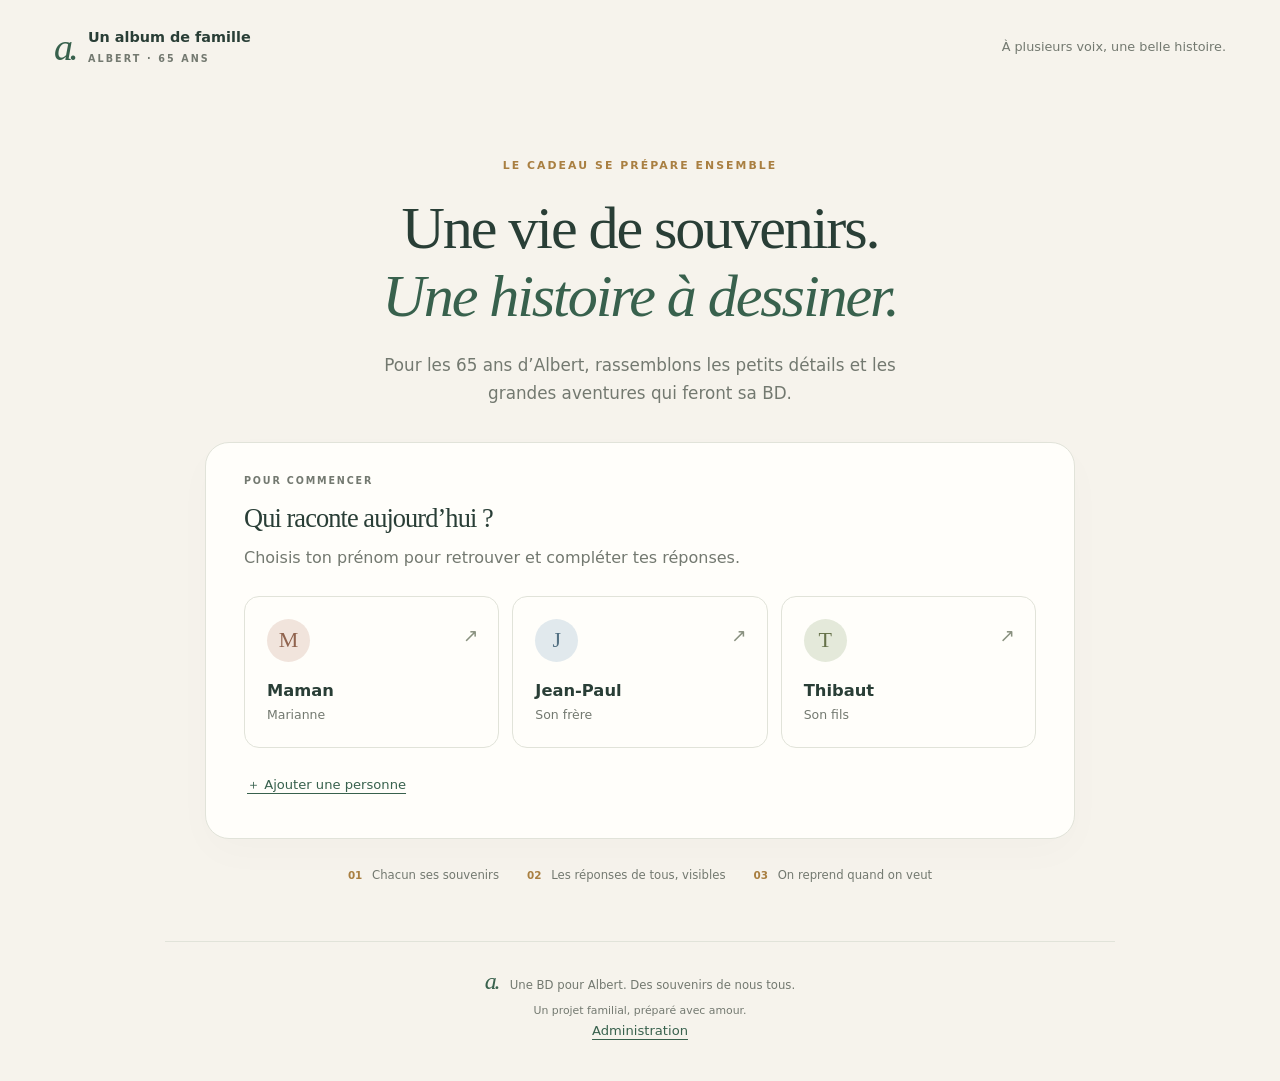
<file: albert_65ans/index.html>
<!doctype html>
<html lang="fr">
<head>
  <meta charset="utf-8">
  <meta name="viewport" content="width=device-width,initial-scale=1">
  <meta name="robots" content="noindex,nofollow">
  <meta name="referrer" content="no-referrer">
  <meta name="theme-color" content="#f6f3ec">
  <title>Les souvenirs d’Albert · Une BD en famille</title>
  <link rel="stylesheet" href="style.css?v=20261019-people">
  <script defer src="config.js?v=20261019-family-default"></script>
  <script defer src="questionnaire-data.js"></script>
  <script defer src="core.js?v=20261019-admin"></script>
  <script defer src="app.js?v=20261019-family-default"></script>
</head>
<body>
  <a class="skip" href="#form">Aller aux questions</a>
  <header class="topbar"><a class="brand" href="./" aria-label="Accueil du questionnaire"><span class="brand-mark">a.</span><span>Un album de famille<small>ALBERT · 65 ANS</small></span></a><span class="edition">À plusieurs voix, une belle histoire.</span><button id="changePerson" class="button subtle" hidden></button></header>
  <main class="wrap">
    <section id="welcome" class="welcome">
      <div class="eyebrow">LE CADEAU SE PRÉPARE ENSEMBLE</div>
      <h1>Une vie de souvenirs.<br><em>Une histoire à dessiner.</em></h1>
      <p class="lead">Pour les 65 ans d’Albert, rassemblons les petits détails et les grandes aventures qui feront sa BD.</p>
      <div class="welcome-card">
        <span class="step-label">POUR COMMENCER</span><h2>Qui raconte aujourd’hui ?</h2><p class="muted">Choisis ton prénom pour retrouver et compléter tes réponses.</p>
        <div class="people" id="people" role="group" aria-label="Choisir qui répond">
          <button class="person" data-person="maman" disabled><span class="avatar rose">M</span><strong>Maman</strong><small>Marianne</small><span class="person-arrow" aria-hidden="true">↗</span></button>
          <button class="person" data-person="jean-paul" disabled><span class="avatar blue">J</span><strong>Jean-Paul</strong><small>Son frère</small><span class="person-arrow" aria-hidden="true">↗</span></button>
          <button class="person" data-person="thibaut" disabled><span class="avatar sage">T</span><strong>Thibaut</strong><small>Son fils</small><span class="person-arrow" aria-hidden="true">↗</span></button>
        </div>
        <button class="text-button add-person" id="addPerson" disabled>＋ Ajouter une personne</button>
        <form id="newPersonForm" hidden>
          <h2>Et toi, comment t’appelles-tu ?</h2>
          <label for="newPersonName">Ton prénom ou ton nom</label>
          <p class="muted small" id="nameHelp">Il accompagnera tes souvenirs et apparaîtra dans la liste pour toute la famille. Si tu y es déjà, choisis ton prénom dans la liste.</p>
          <input id="newPersonName" type="text" maxlength="80" autocomplete="name" aria-describedby="nameHelp" placeholder="Par exemple : Arnaud" required>
          <div id="newPersonCodeField" hidden><label for="newPersonCode">Le code de la famille</label><input id="newPersonCode" type="password" autocomplete="off"></div>
          <div class="extra-actions" style="margin-top:18px"><button class="button primary" id="createPerson" type="submit">Ajouter et commencer →</button><button class="button subtle" id="cancelNewPerson" type="button">Revenir à la liste</button></div>
          <p id="newPersonStatus" class="notice" role="status" hidden></p>
        </form>
        <form id="accessForm" hidden>
          <div class="access-heading"><strong id="selectedPerson"></strong><button type="button" class="text-button" id="chooseAgain">Changer</button></div>
          <label for="familyCode">Le code de la famille</label><p id="codeHelp" class="muted small">Il accompagne le lien d’invitation. Il ne sera demandé qu’une fois sur cet appareil.</p>
          <div class="access-input"><input id="familyCode" type="password" autocomplete="off" aria-describedby="codeHelp" required><button class="button primary" id="start" type="submit">Ouvrir mes souvenirs →</button></div>
        </form>
        <p id="welcomeStatus" role="status" class="notice" hidden></p>
      </div>
      <div class="welcome-notes"><span><b>01</b> Chacun ses souvenirs</span><span><b>02</b> Les réponses de tous, visibles</span><span><b>03</b> On reprend quand on veut</span></div>
    </section>
    <div id="workspace" hidden>
      <section class="intro"><div class="eyebrow">LES SOUVENIRS D’ALBERT</div><h1>Racontons <em>son histoire.</em></h1><p>Quelques mots ou toute une aventure : chaque souvenir compte. Tu peux passer une question et y revenir plus tard.</p></section>
      <div class="savebar"><span class="save-dot" id="saveDot" aria-hidden="true"></span><span id="status" role="status">Chargement…</span><button class="text-button" id="saveNow">Enregistrer maintenant</button></div>
      <div id="connectionNotice" class="notice" role="status" hidden></div>
      <section class="progress-card" aria-label="Ton avancement"><div class="progress-heading"><strong id="progressTitle">Tes souvenirs prennent forme</strong><span id="progressCount"></span></div><div class="progress-track" role="progressbar" aria-valuemin="0" aria-valuemax="165" aria-valuenow="0" id="progressBar"><span id="progress"></span></div><p class="small muted" id="progressText"></p></section>
      <div class="tools"><label class="search"><span aria-hidden="true">⌕</span><input id="search" type="search" placeholder="Rechercher une question, un souvenir…" aria-label="Rechercher dans les questions"></label><label class="unanswered"><input type="checkbox" id="unanswered"> À compléter</label><button class="text-button" id="expand">Tout ouvrir</button><button class="text-button" id="collapse">Tout replier</button></div>
      <p class="small muted reading-tip">Lis les souvenirs des autres, puis choisis « Je suis d’accord » pour les reprendre ou « Je veux apporter une précision » pour écrire ta version.</p>
      <div id="form"></div><p id="noResults" class="notice" hidden>Aucune question ne correspond à cette recherche.</p>
      <section class="extras" id="extras"><span class="eyebrow">LES PETITES HISTOIRES FONT LA GRANDE</span><h2>Encore un souvenir ?</h2><p class="muted">Une conversation marquante, un fou rire, un détail qui mérite sa place dans la BD…</p><div class="extra-actions"><button class="button primary" id="addDialog">＋ Ajouter une conversation</button><button class="button secondary" id="addAnecdote">＋ Ajouter une anecdote</button></div><div id="sceneList"></div></section>
      <details class="backup"><summary>Garder une copie de mes souvenirs</summary><p class="small muted">Télécharge une copie de tes réponses et photos, ou reprends une ancienne sauvegarde dans ton profil.</p><div class="extra-actions"><button class="button secondary" id="export">Télécharger ma sauvegarde</button><label class="button secondary" for="importFile">Reprendre une sauvegarde</label><input id="importFile" type="file" accept="application/json,.json" hidden><button class="button subtle" id="print">Imprimer / PDF</button></div></details>
    </div>
    <footer><span class="footer-mark">a.</span> Une BD pour Albert. Des souvenirs de nous tous.<small id="footerInfo">Un projet familial, préparé avec amour.</small><a class="text-button" href="admin.html">Administration</a></footer>
  </main>
  <div id="toast" class="toast" role="status" hidden></div>
  <noscript><p class="notice">Active JavaScript pour ouvrir et sauvegarder le questionnaire.</p></noscript>
</body>
</html>
</file>
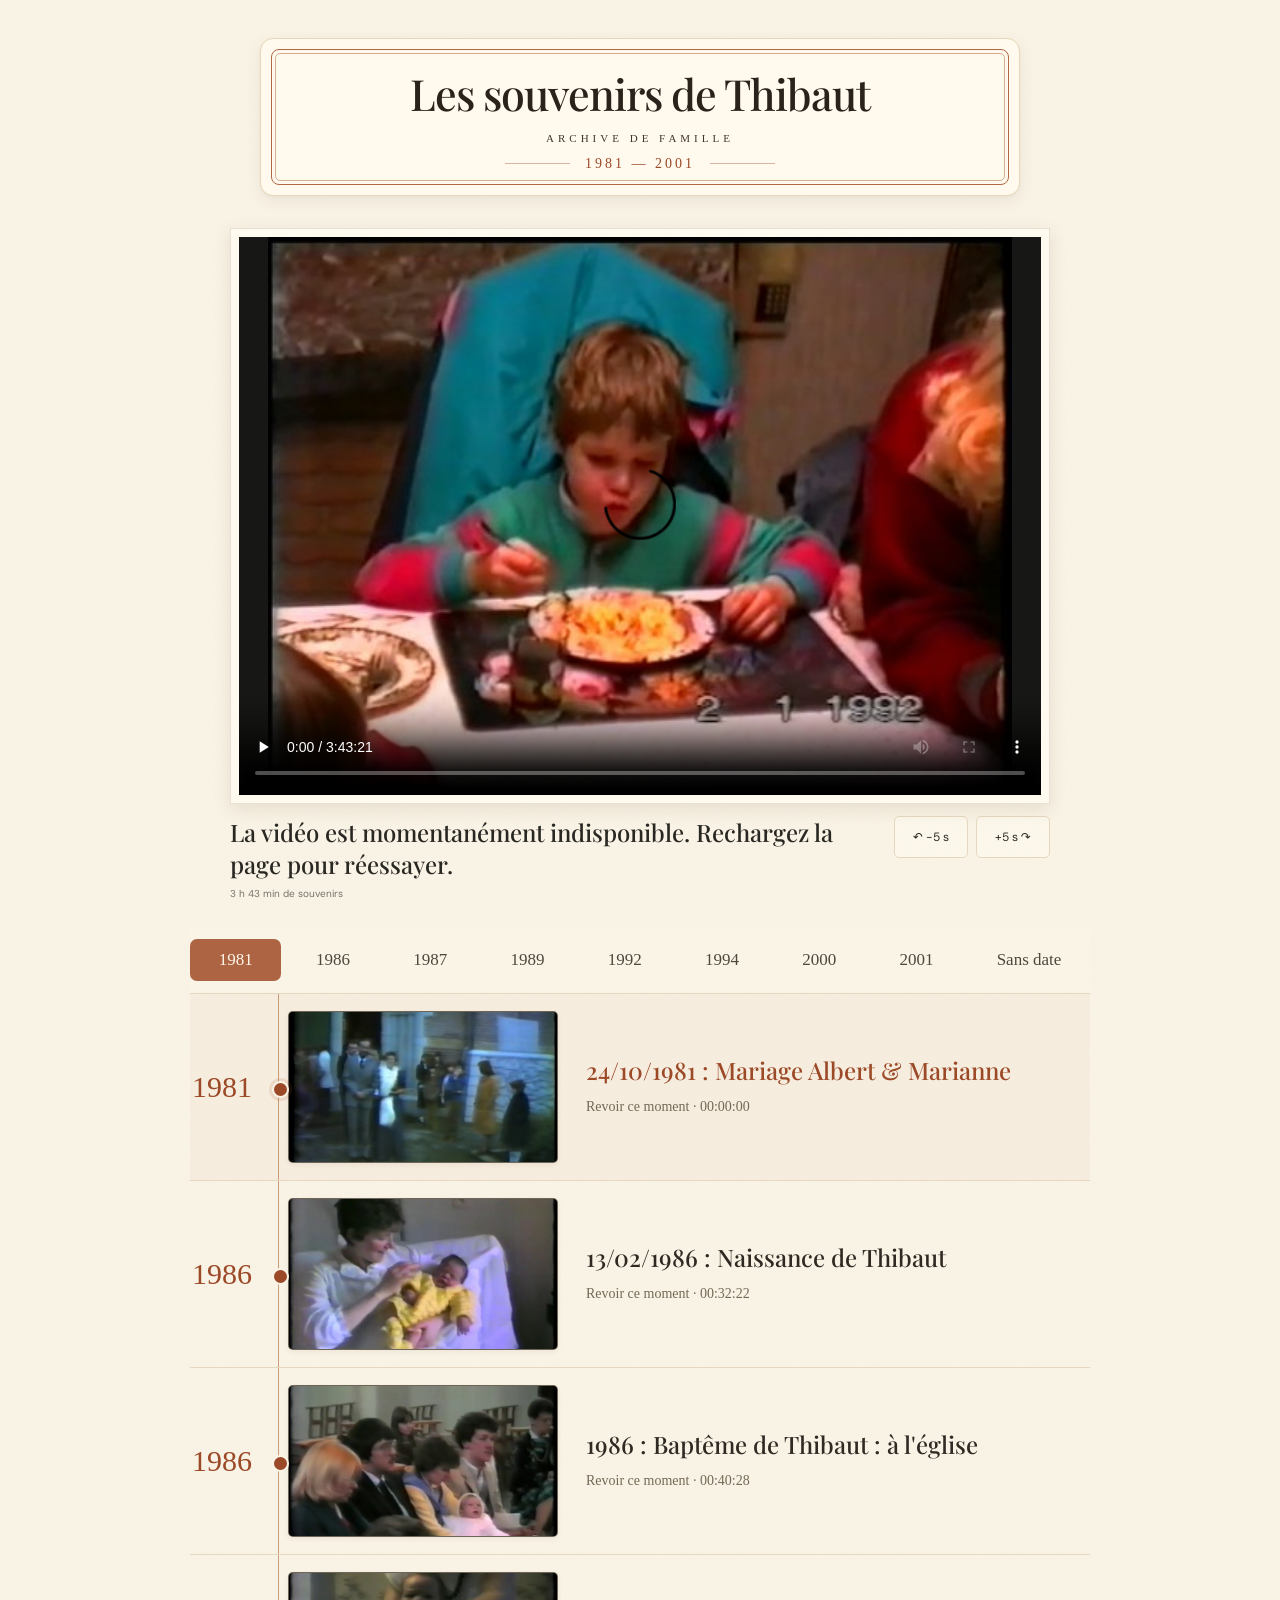
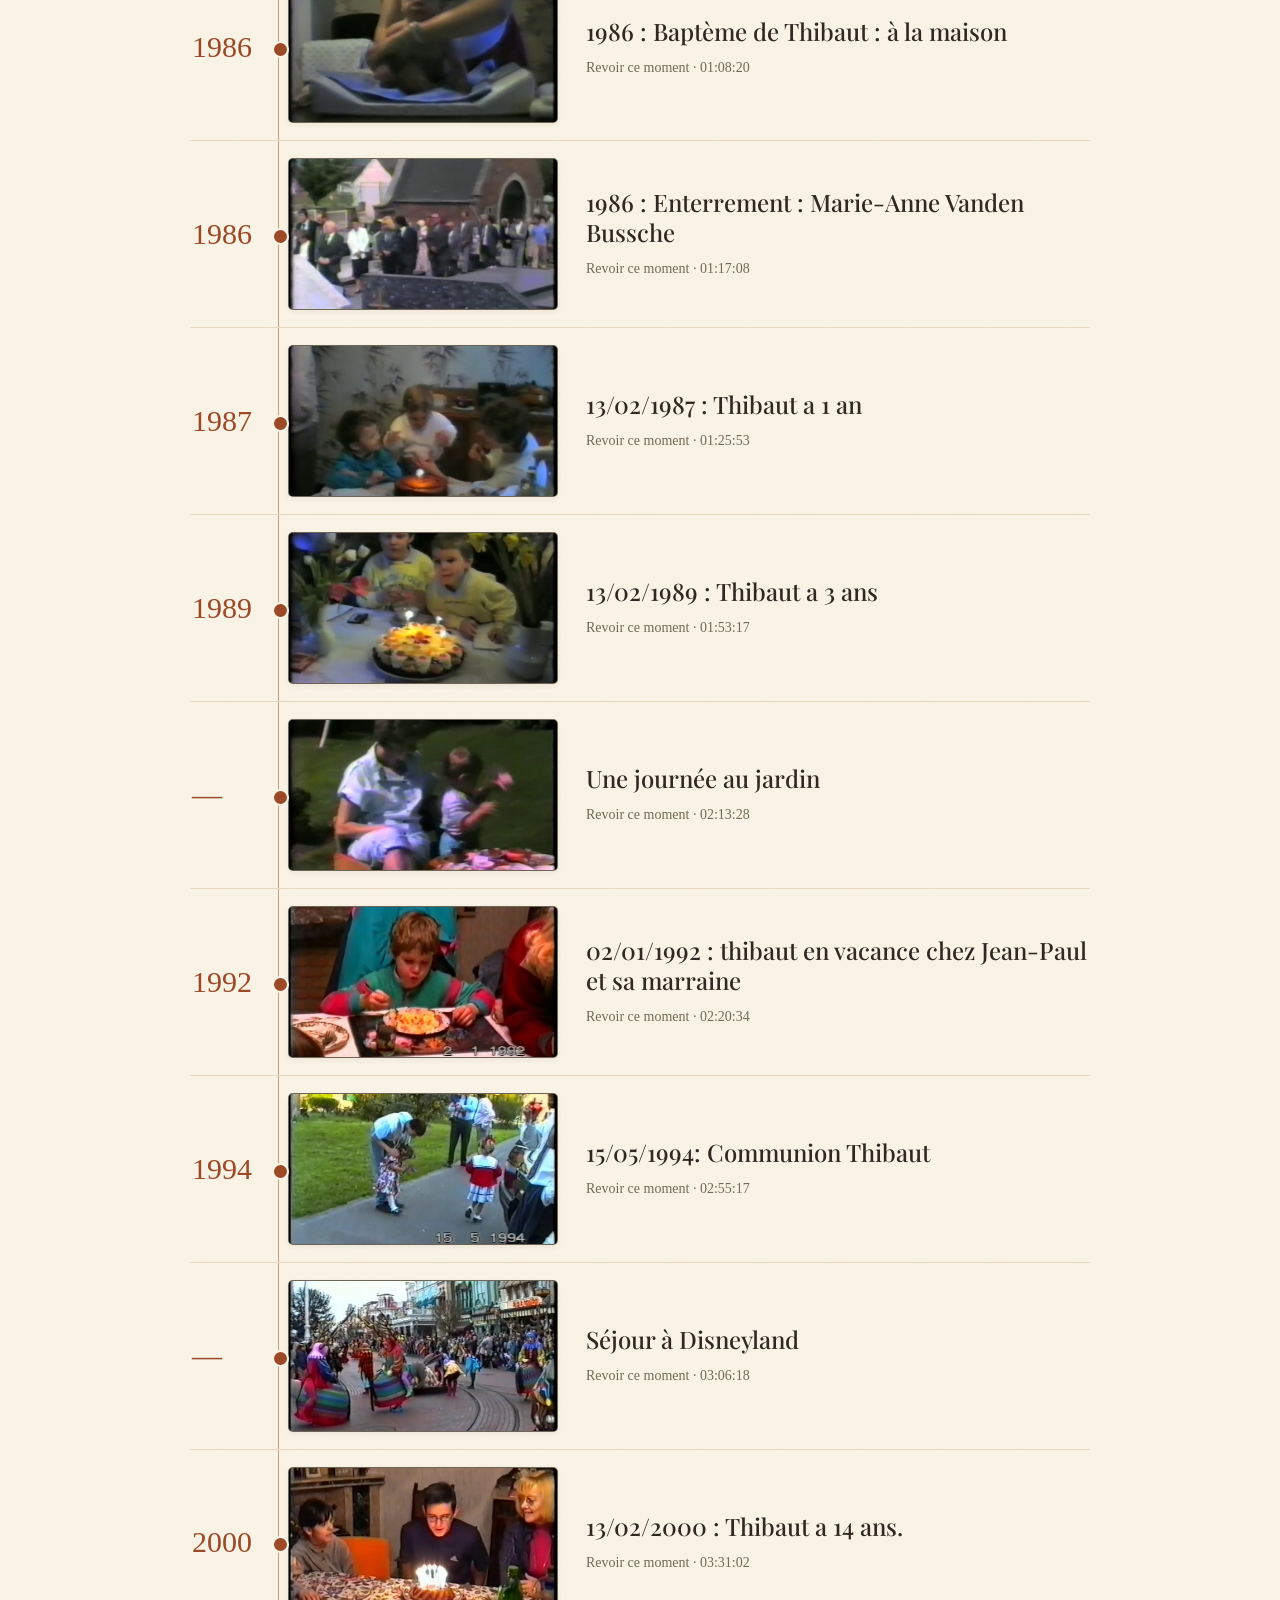
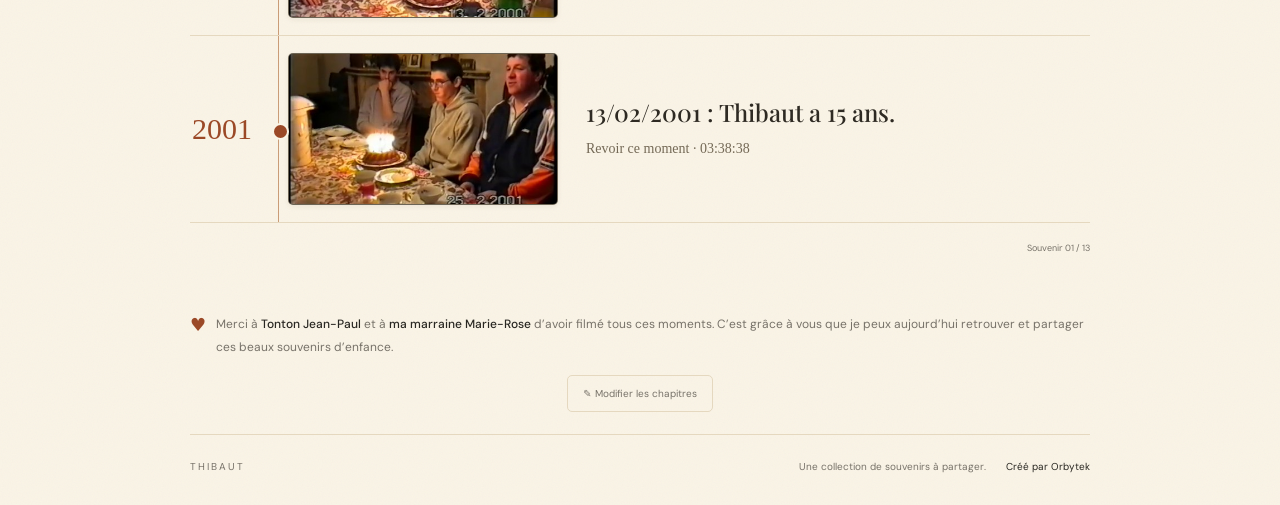
<file: Archive/index.html>
<!doctype html>
<html lang="fr">
<meta charset="utf-8">
<meta name="viewport" content="width=device-width,initial-scale=1">
<title>Thibaut · Les films de mon enfance</title>
<link rel="stylesheet" href="pellicule.css">
<body>
<main>
<div class="intro"><div class="archive-label"><h1>Les souvenirs de Thibaut</h1><p class="archive-subtitle">Archive de famille</p><p class="archive-dates"><span>1981 — 2001</span></p></div></div>
<section class="cinema" aria-label="Lecteur du film"><div class="photo-frame"><video id="film" controls playsinline preload="metadata" poster="thumbnails/10.jpg" src="media-web/film.m3u8"></video></div><div class="player-summary"><div class="now"><span id="current">Le film de Thibaut</span><span id="duration">3 h 43 min de souvenirs</span></div><div class="transport" role="group" aria-label="Navigation dans le film"><button id="back-five" type="button" aria-label="Reculer de 5 secondes">↶ −5 s</button><button id="forward-five" type="button" aria-label="Avancer de 5 secondes">+5 s ↷</button></div></div></section>
<section class="collection" aria-label="Au fil des années"><nav id="year-tabs" class="year-tabs" aria-label="Parcourir les années"></nav><p id="notice" hidden></p><div id="chapters" class="chronology" aria-label="Chapitres du film"></div><div id="strip-years" hidden></div><div id="timeline" hidden></div><p id="chapter-count" class="chapter-count"></p></section>
<aside class="thanks" aria-labelledby="thanks-title"><p class="eyebrow" id="thanks-title">DERRIÈRE LA CAMÉRA</p><p>Merci à <strong>Tonton Jean-Paul</strong> et à <strong>ma marraine Marie-Rose</strong> d’avoir filmé tous ces moments. C’est grâce à vous que je peux aujourd’hui retrouver et partager ces beaux souvenirs d’enfance.</p></aside>
<button id="edit" class="edit-button" aria-expanded="false">✎ Modifier les chapitres</button>
<section id="editor" hidden><h2>Vos repères, vos souvenirs</h2><p>Mettez le film en pause au début d’un événement, puis ajoutez un chapitre. Les changements restent dans ce navigateur. Exportez-les pour les publier sur votre site.</p><form id="add"><label>Nom du moment<input id="title" required placeholder="Ex. Anniversaire — 8 ans" maxlength="120"></label><button>Ajouter au temps actuel</button></form><div id="rows"></div><div class="actions"><button id="export">Exporter les chapitres</button><label class="import">Importer un fichier JSON<input type="file" id="import" accept="application/json,.json"></label><button id="reset">Rétablir les séquences repérées</button></div><p id="status" role="status"></p></section>
<footer>THIBAUT <span>Une collection de souvenirs à partager. <a class="site-credit" href="https://orbytek.be" target="_blank" rel="noopener noreferrer">Créé par Orbytek</a></span></footer>
</main><script src="hls.min.js"></script><script src="stream.js"></script><script src="chapters.js"></script><script src="app.js"></script>
</body></html>
</file>
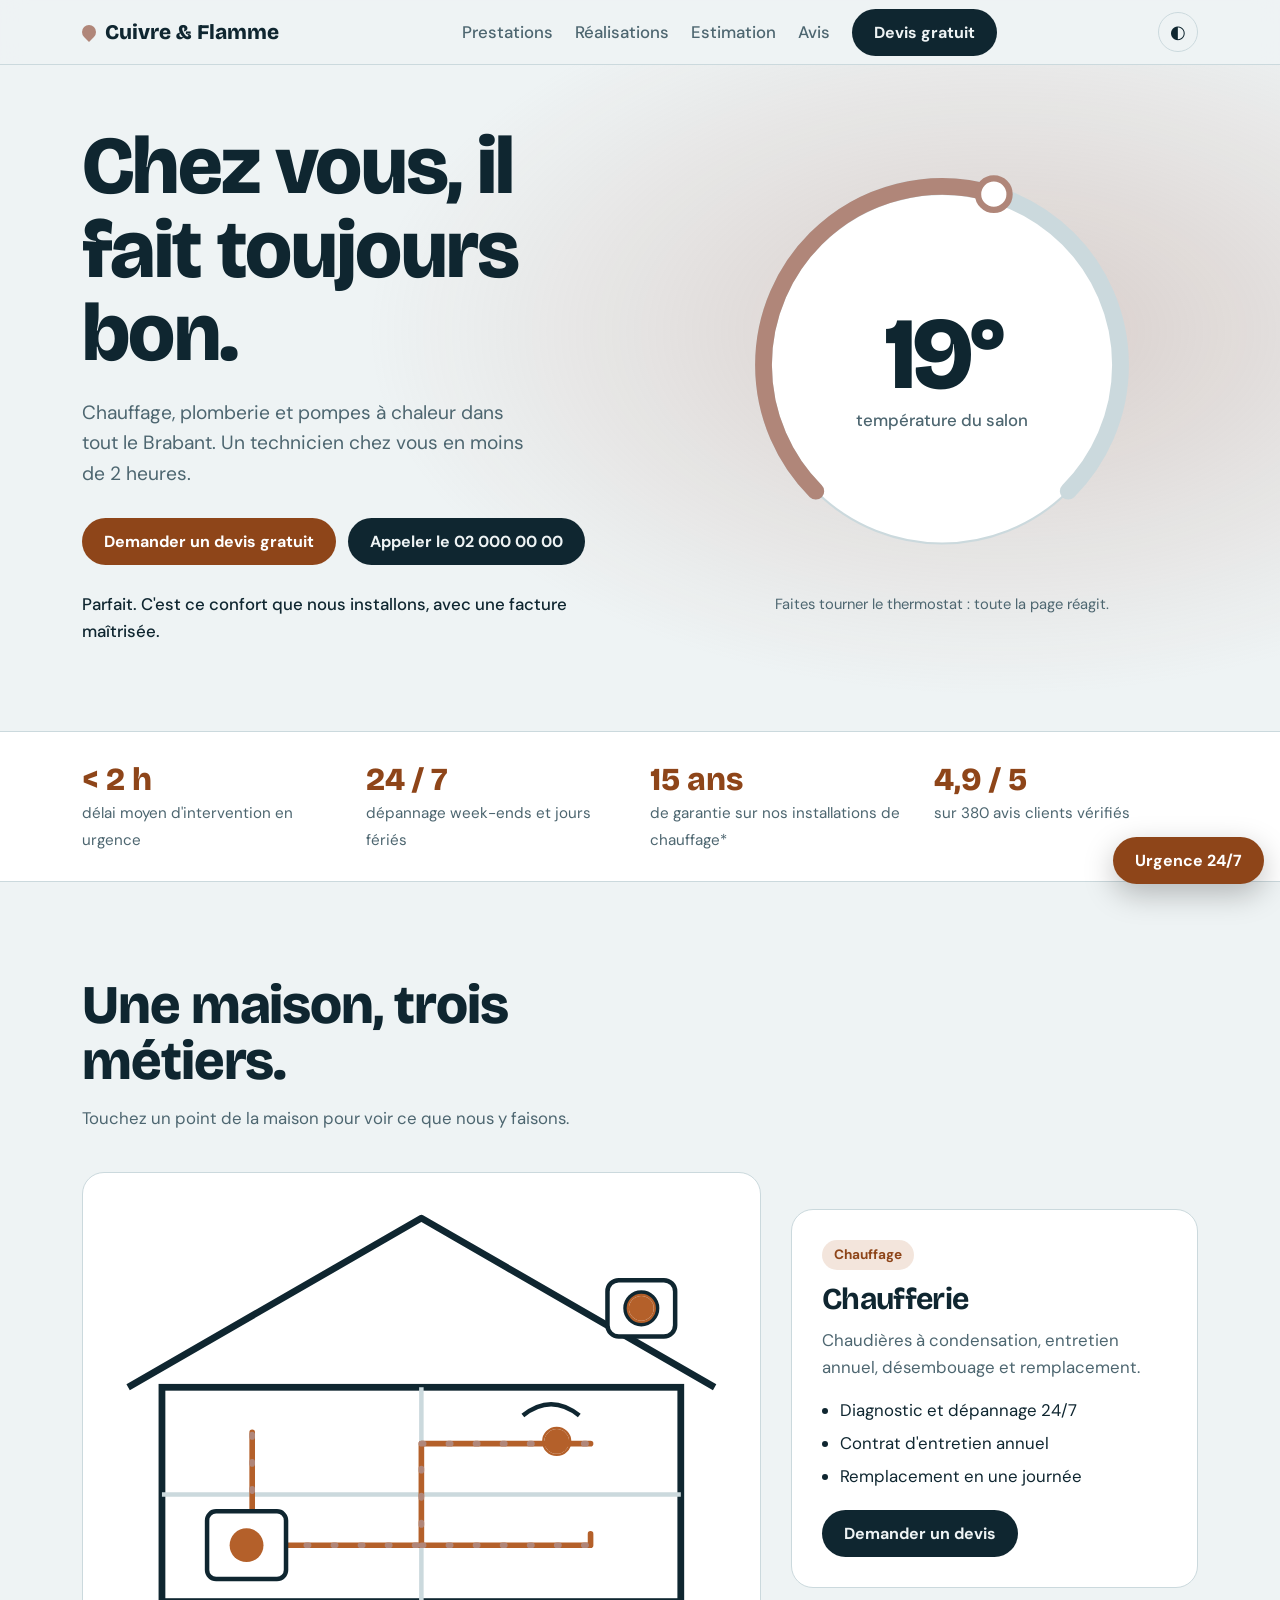
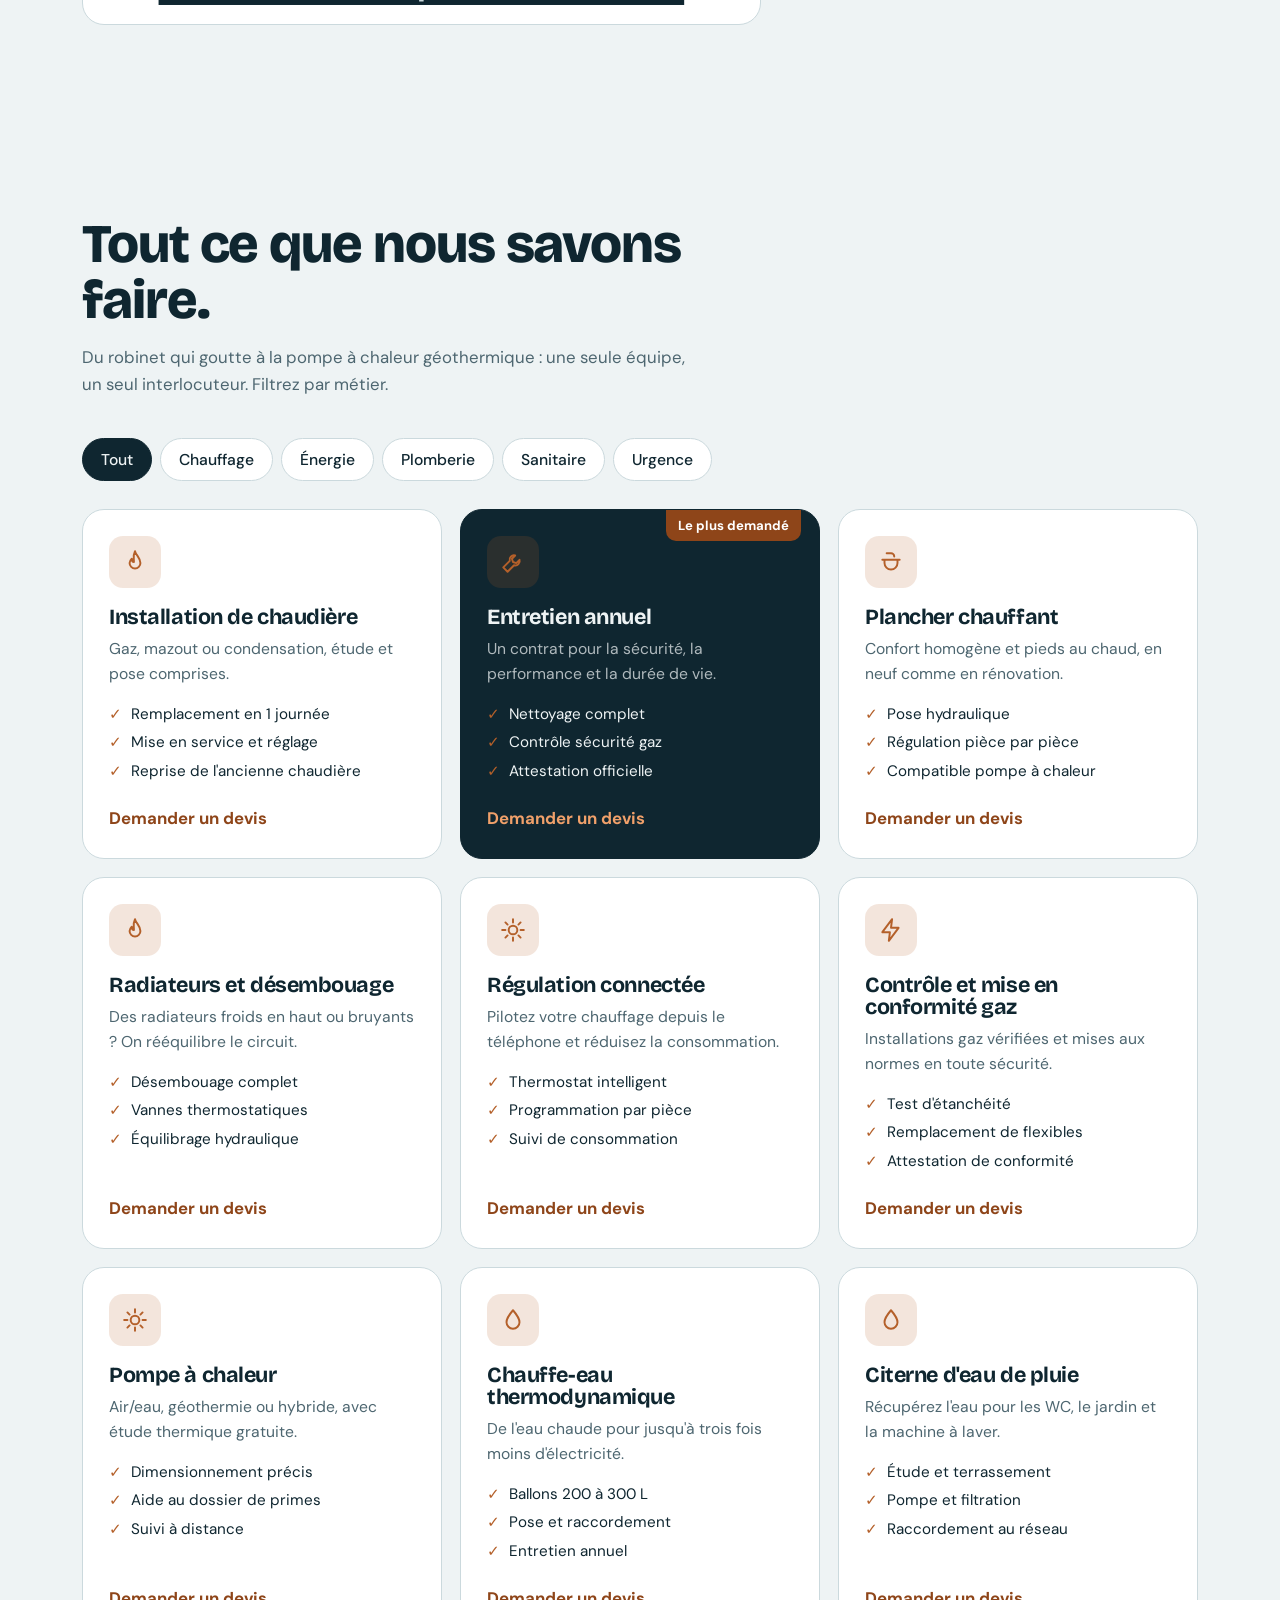
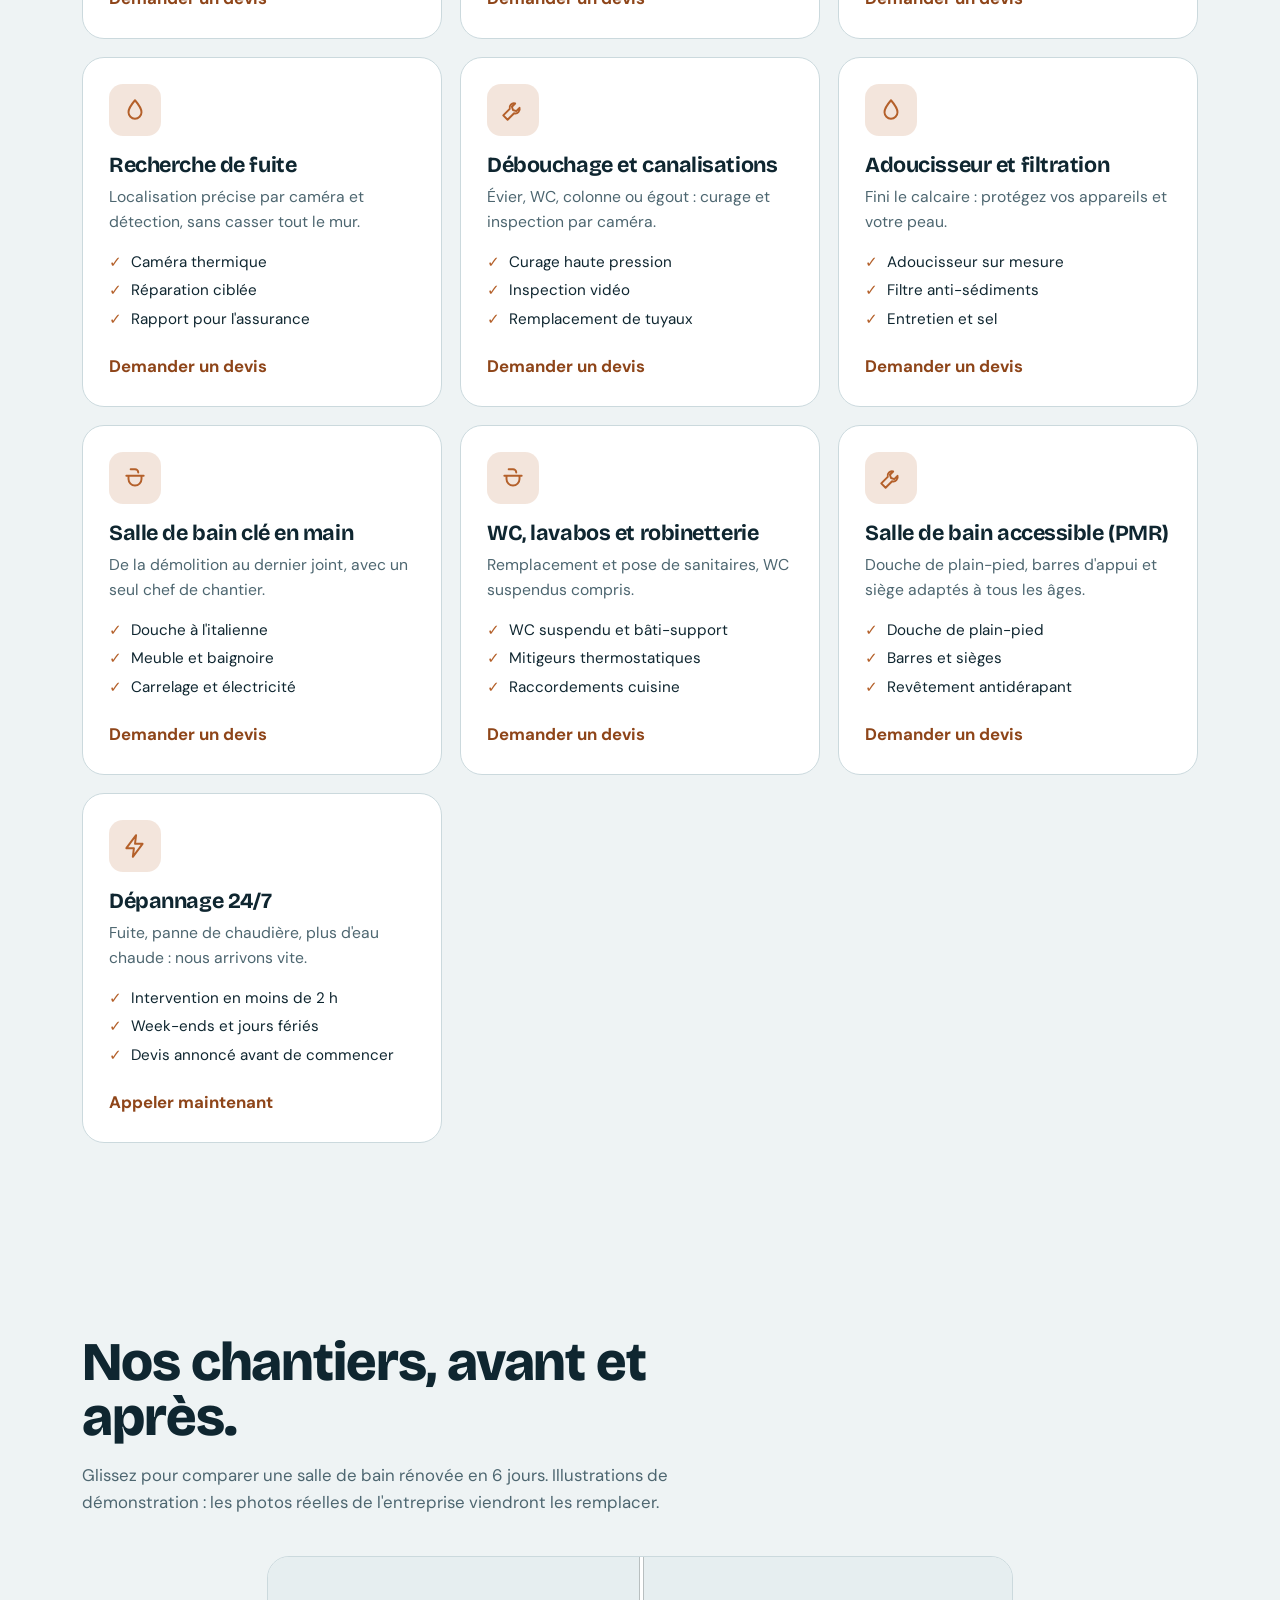
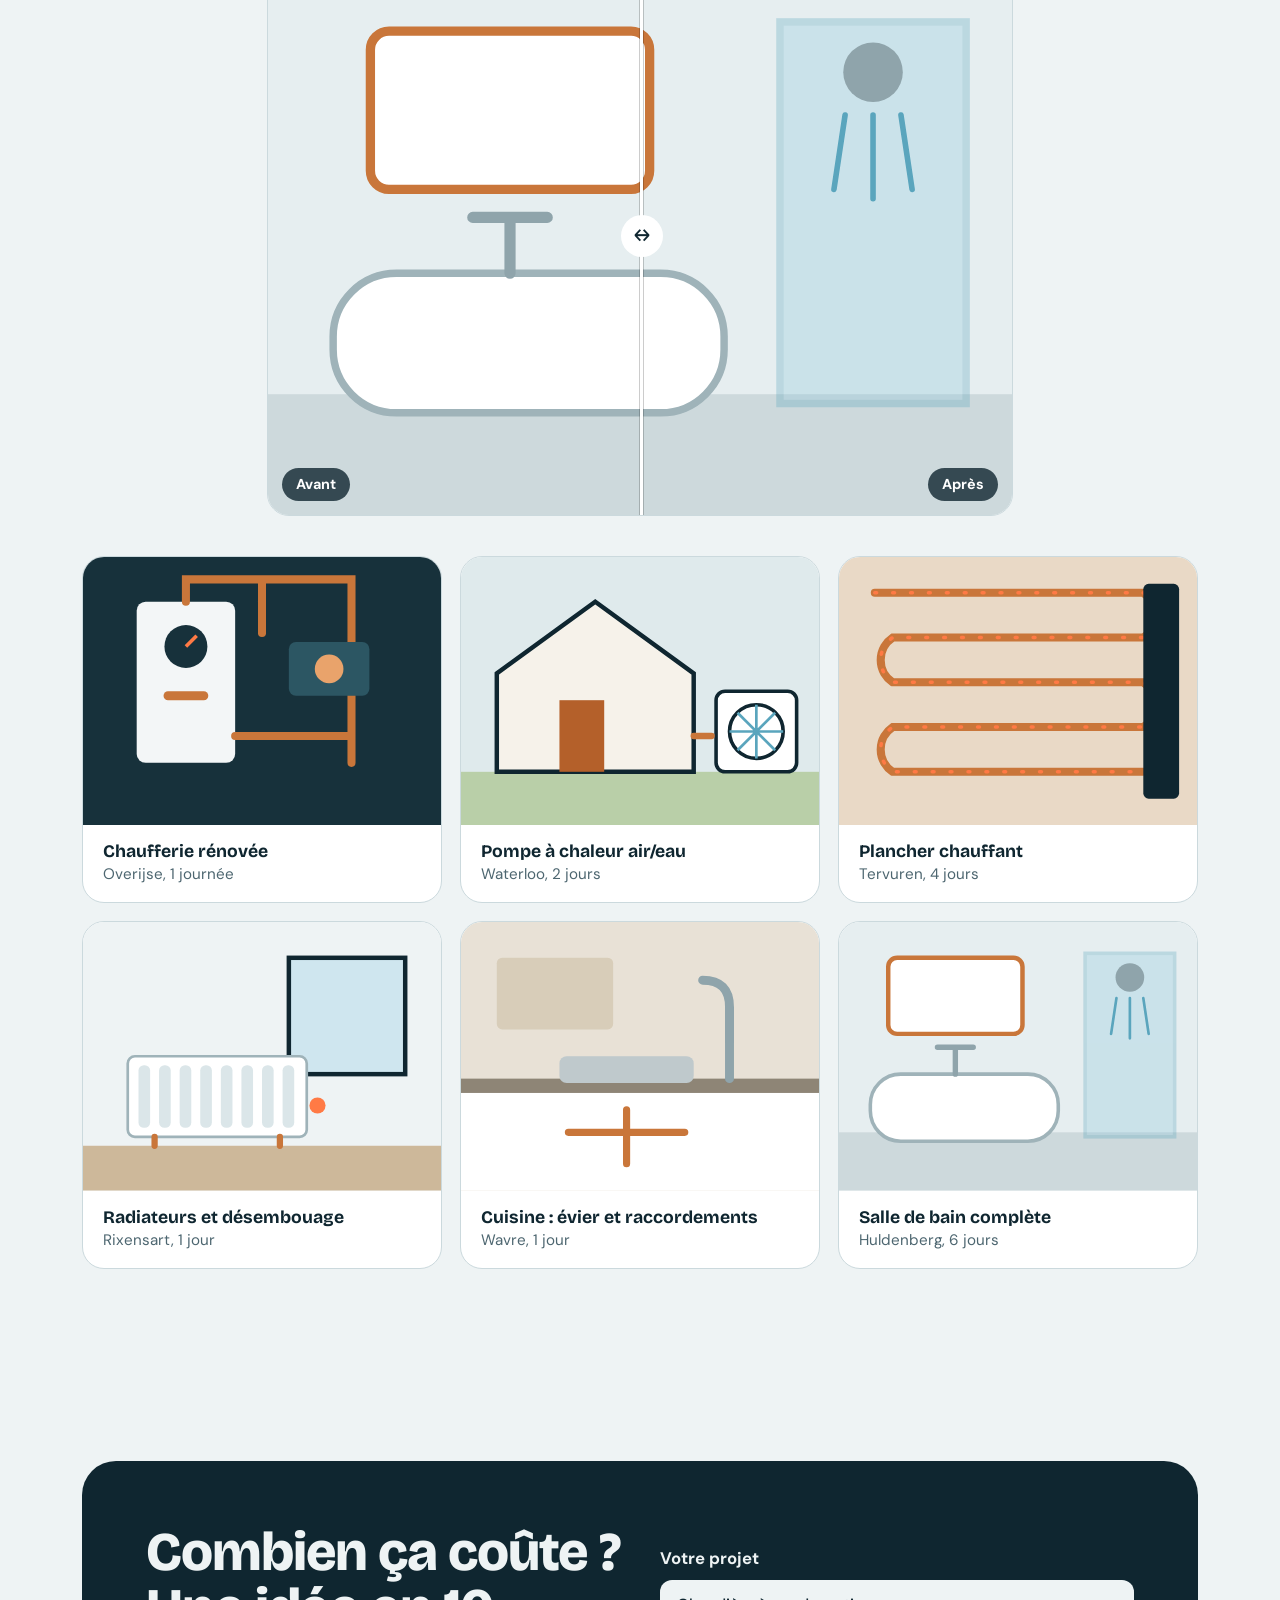
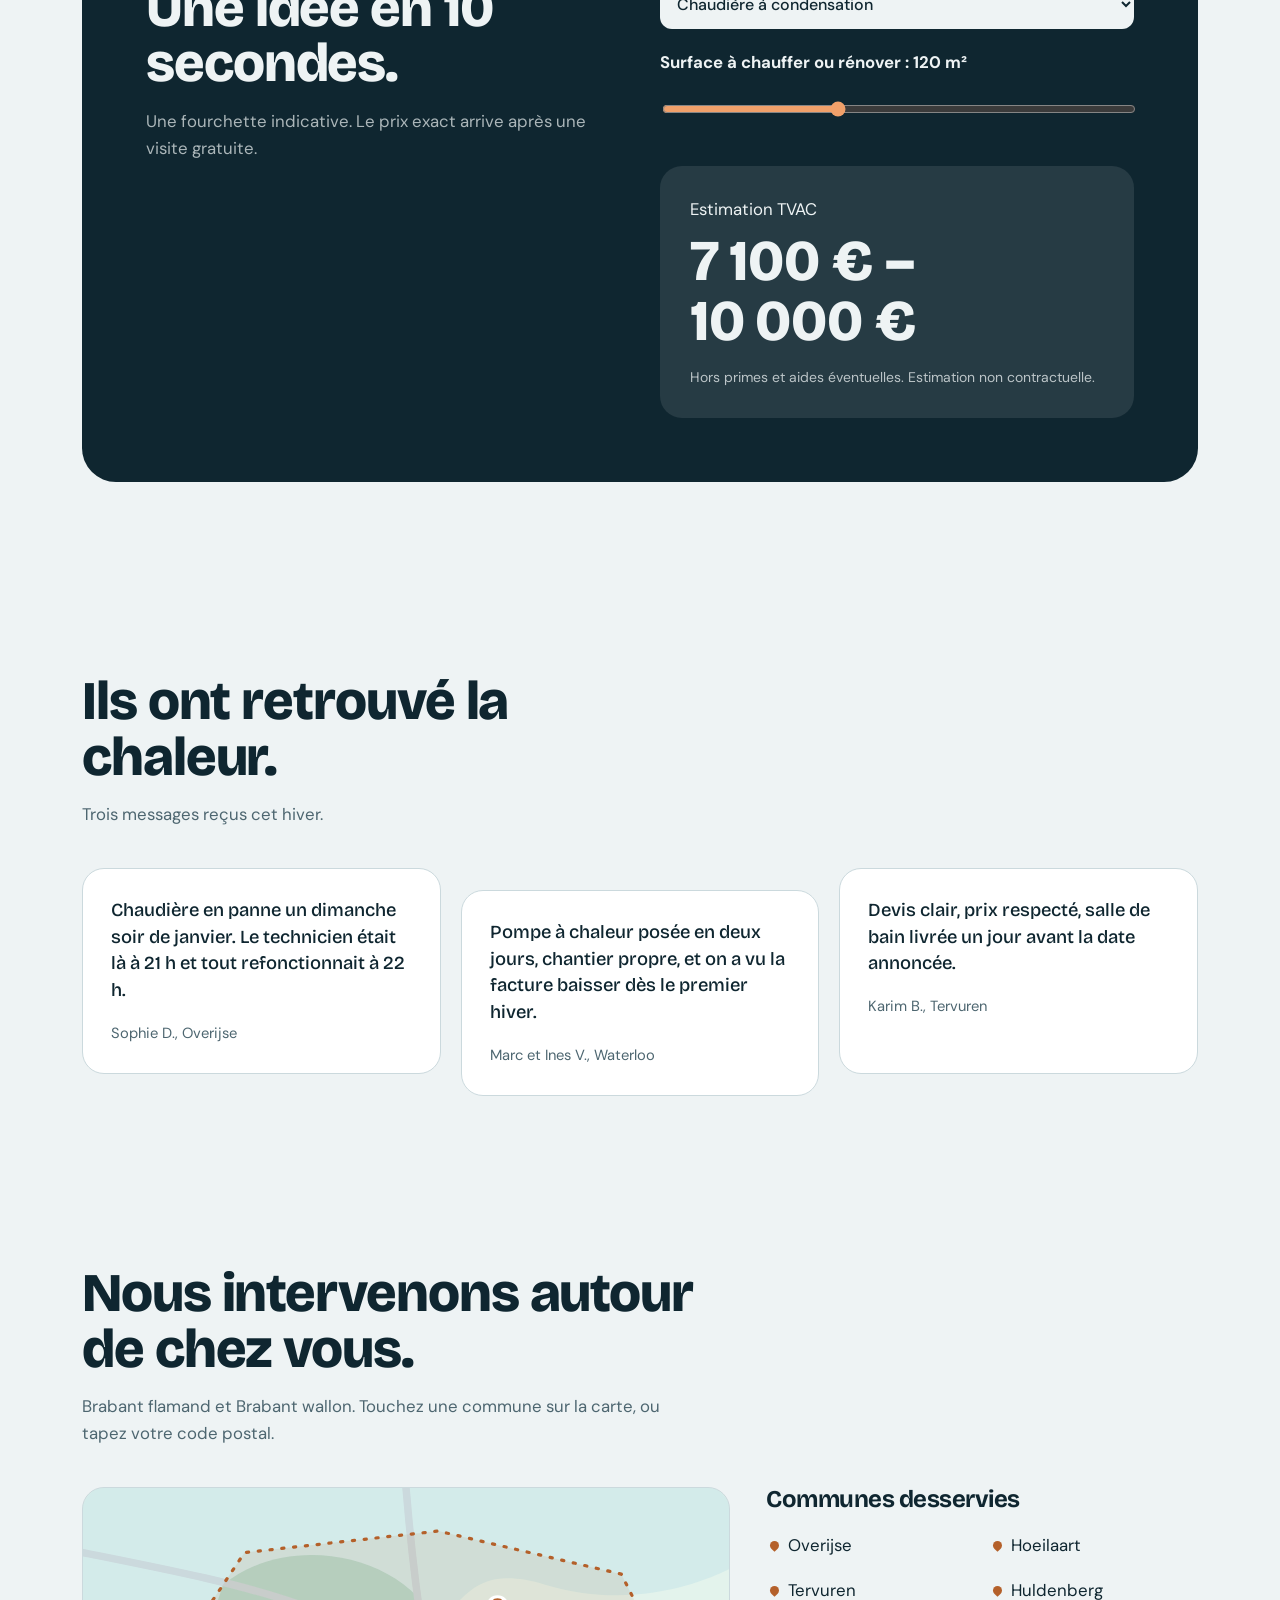
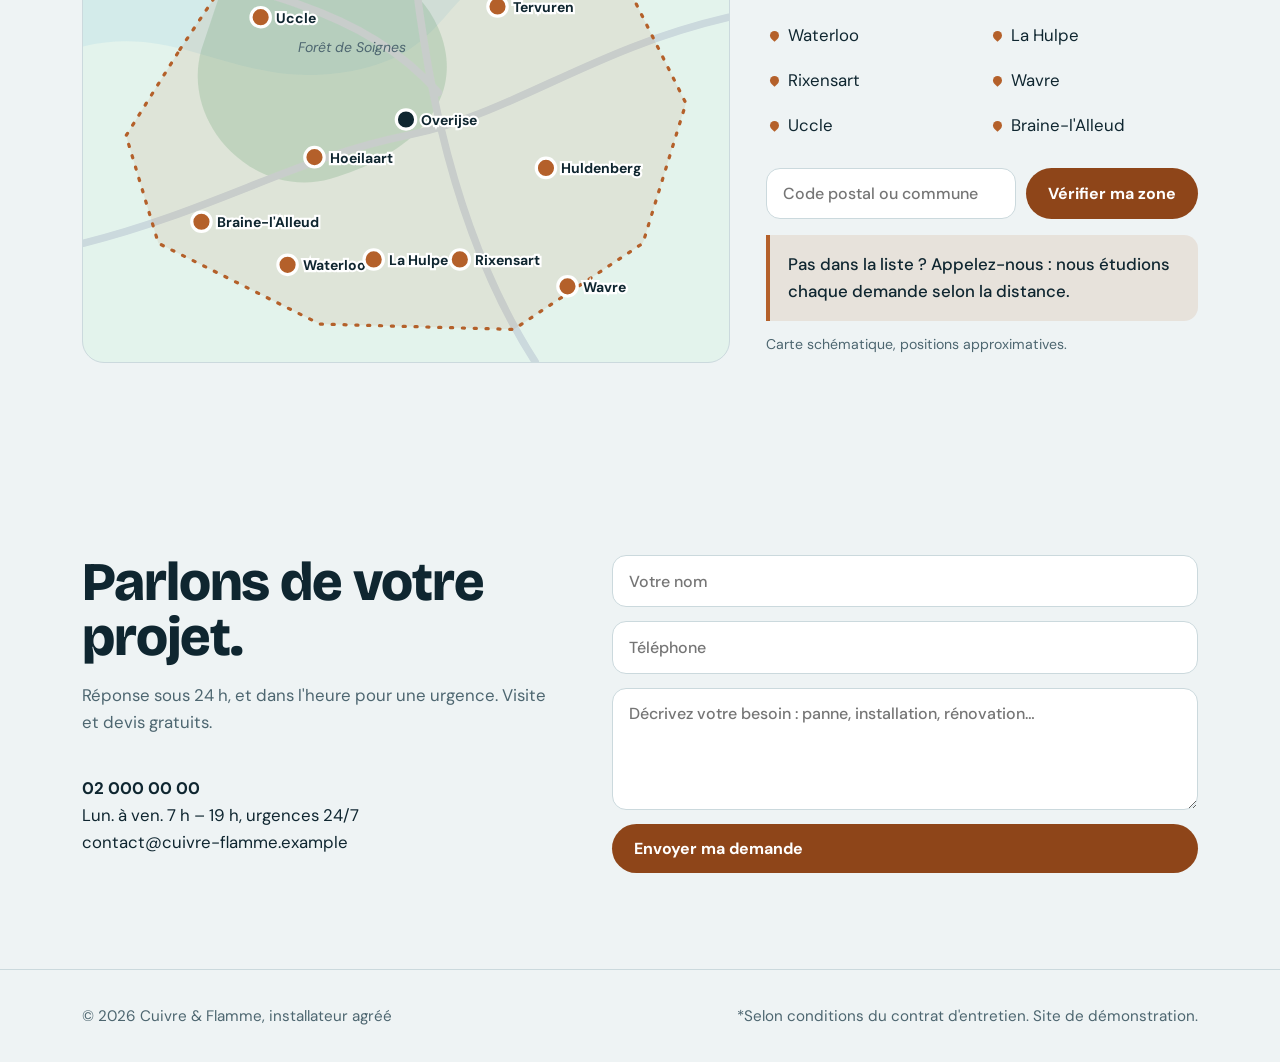
<file: chauffagiste2/index.html>
<!DOCTYPE html>
<html lang="fr">
<head>
<meta charset="utf-8">
<meta name="viewport" content="width=device-width, initial-scale=1, viewport-fit=cover">
<title>Cuivre & Flamme — Chauffagiste et plombier en Brabant</title>
<meta name="description" content="Chauffage, plomberie, pompes à chaleur et dépannage 24/7 en Brabant. Devis gratuit.">
<link rel="preconnect" href="https://fonts.googleapis.com">
<link rel="stylesheet" href="https://fonts.googleapis.com/css2?family=Bricolage+Grotesque:opsz,wght@12..96,400;12..96,700;12..96,800&family=DM+Sans:wght@400;500;700&display=swap">
<style>
:root{--bg:#EEF3F4;--surf:#fff;--ink:#0F2630;--mute:#4D6670;--line:#CBD9DD;--cu:#B4602A;--cu2:#8E4519;--heat:#4aa3c7;--r:22px;
--d:'Bricolage Grotesque',Georgia,serif;--b:'DM Sans',system-ui,sans-serif;box-sizing:border-box;padding-top:env(safe-area-inset-top,0px);padding-bottom:env(safe-area-inset-bottom,0px);color-scheme:light}
@media (prefers-color-scheme:dark){:root:not([data-theme="light"]){--bg:#0B1A20;--surf:#12272F;--ink:#E8F1F3;--mute:#9DB5BD;--line:#244049;--cu:#E39A63;--cu2:#F0B084;color-scheme:dark}}
:root[data-theme="dark"]{--bg:#0B1A20;--surf:#12272F;--ink:#E8F1F3;--mute:#9DB5BD;--line:#244049;--cu:#E39A63;--cu2:#F0B084;color-scheme:dark}
html{scroll-behavior:smooth;scroll-padding-top:env(safe-area-inset-top,0px)}
*,*::before,*::after{box-sizing:border-box}
body{margin:0;background:var(--bg);color:var(--ink);font:400 1.05rem/1.6 var(--b)}
h1,h2,h3{font-family:var(--d);line-height:1.02;margin:0;letter-spacing:-.02em}
a{color:inherit}
:focus-visible{outline:3px solid var(--cu);outline-offset:3px;border-radius:6px}
.wrap{max-width:1160px;margin:0 auto;padding:0 22px}
header{position:sticky;top:env(safe-area-inset-top,0px);z-index:20;background:color-mix(in srgb,var(--bg) 85%,transparent);backdrop-filter:blur(12px);border-bottom:1px solid var(--line)}
.nav{display:flex;align-items:center;justify-content:space-between;height:64px;gap:14px}
.logo{font:800 1.3rem var(--d);text-decoration:none;display:flex;align-items:center;gap:9px}
.logo i{width:14px;height:14px;border-radius:50% 50% 50% 0;transform:rotate(-45deg);background:var(--heat);transition:background .4s}
nav a{margin-left:22px;text-decoration:none;font-weight:500;color:var(--mute)}nav a:hover{color:var(--ink)}
.btn{display:inline-flex;align-items:center;gap:8px;background:var(--ink);color:var(--bg);padding:13px 22px;border-radius:99px;font-weight:700;text-decoration:none;border:0;cursor:pointer;font:700 1rem var(--b);transition:transform .2s}
.btn:hover{transform:translateY(-2px)}.btn.cu{background:var(--cu2);color:#fff}
@media(max-width:760px){nav a:not(.btn){display:none}}
/* HERO */
.hero{position:relative;overflow:hidden;background:radial-gradient(900px 520px at 78% 40%,color-mix(in srgb,var(--heat) 34%,transparent),transparent 70%),var(--bg);transition:background .3s}
.hero .wrap{display:grid;grid-template-columns:1.05fr .95fr;gap:40px;align-items:center;padding-top:60px;padding-bottom:70px}
@media(max-width:900px){.hero .wrap{grid-template-columns:1fr}}
.hero h1{font-size:clamp(2.6rem,6.4vw,5.2rem);font-weight:800}
.hero p.lead{font-size:1.2rem;color:var(--mute);max-width:34ch;margin:22px 0 28px}
.cta{display:flex;gap:12px;flex-wrap:wrap}
.status{margin-top:26px;font-weight:500;min-height:3.2em;max-width:44ch}
.dial{position:relative;width:min(420px,100%);margin:0 auto;aspect-ratio:1}
.dial svg{width:100%;height:100%;overflow:visible}
.dial .read{position:absolute;inset:0;display:grid;place-content:center;text-align:center;pointer-events:none}
.dial .read b{font:800 clamp(4rem,11vw,6.4rem)/1 var(--d);letter-spacing:-.04em}
.dial .read span{color:var(--mute);font-weight:500}
.dial input{position:absolute;inset:0;width:100%;height:100%;opacity:0;cursor:grab;margin:0}
.dial:focus-within svg{filter:drop-shadow(0 0 0 var(--cu))}
.hint{text-align:center;color:var(--mute);font-size:.92rem;margin-top:10px}
/* bandeau */
.band{border-block:1px solid var(--line);background:var(--surf)}
.band .wrap{display:grid;grid-template-columns:repeat(4,1fr);gap:20px;padding-block:28px}
@media(max-width:800px){.band .wrap{grid-template-columns:1fr 1fr}}
.band b{font:800 2rem var(--d);display:block;color:var(--cu2)}.band span{color:var(--mute);font-size:.95rem}
section{padding:96px 0}
h2{font-size:clamp(2rem,4.4vw,3.4rem);font-weight:800;max-width:18ch}
.sub{color:var(--mute);max-width:52ch;margin:16px 0 40px}
/* maison */
.house{display:grid;grid-template-columns:1.25fr .75fr;gap:30px;align-items:center}
@media(max-width:900px){.house{grid-template-columns:1fr}}
.house svg{width:100%;height:auto;background:var(--surf);border:1px solid var(--line);border-radius:var(--r)}
.spot{cursor:pointer}.spot .dot{fill:var(--cu);transition:r .2s}.spot:hover .dot,.spot:focus-visible .dot,.spot.on .dot{r:15}
.spot .pulse{fill:none;stroke:var(--cu);stroke-width:2;animation:pl 2.2s infinite;transform-box:fill-box;transform-origin:center}
@keyframes pl{from{transform:scale(1);opacity:.9}to{transform:scale(2.6);opacity:0}}
.pipe{fill:none;stroke:var(--cu);stroke-width:5;stroke-linecap:round;stroke-linejoin:round}
.flow{fill:none;stroke:var(--heat);stroke-width:5;stroke-linecap:round;stroke-dasharray:2 22;animation:fl 1.4s linear infinite;transition:stroke .4s}
@keyframes fl{to{stroke-dashoffset:-48}}
.panel{background:var(--surf);border:1px solid var(--line);border-radius:var(--r);padding:30px;min-height:290px}
.panel h3{font-size:1.9rem;margin-bottom:12px}.panel p{color:var(--mute);margin:0 0 16px}
.panel ul{padding-left:1.1em;margin:0 0 20px}.panel li{margin:6px 0}
.tag{display:inline-block;background:color-mix(in srgb,var(--cu) 16%,transparent);color:var(--cu2);padding:4px 12px;border-radius:99px;font-weight:700;font-size:.85rem;margin-bottom:14px}
/* estimateur */
.est{background:var(--ink);color:var(--bg);border-radius:34px;padding:clamp(28px,5vw,64px);display:grid;grid-template-columns:1fr 1fr;gap:40px}
@media(max-width:850px){.est{grid-template-columns:1fr}}
:root[data-theme="dark"] .est,:root:not([data-theme="light"]) .est{--e:1}
.est h2{color:inherit}.est .sub{color:color-mix(in srgb,var(--bg) 70%,transparent)}
.est label{display:block;font-weight:700;margin:20px 0 8px}
.est select,.est input[type=range]{width:100%}
.est select{padding:13px;border-radius:12px;border:0;font:500 1rem var(--b);background:var(--bg);color:var(--ink)}
.est input[type=range]{accent-color:#F0A06A}
.res{background:color-mix(in srgb,var(--bg) 10%,transparent);border-radius:var(--r);padding:30px;align-self:center}
.res b{font:800 clamp(2.4rem,5vw,3.6rem)/1.05 var(--d);display:block;margin:8px 0 14px}
.res small{opacity:.75;display:block}
.tabs{display:flex;gap:8px;flex-wrap:wrap;margin-bottom:28px}
.tabs button{font:500 .98rem var(--b);padding:10px 18px;border-radius:99px;border:1px solid var(--line);background:var(--surf);color:var(--ink);cursor:pointer}
.tabs button[aria-selected=true]{background:var(--ink);color:var(--bg);border-color:var(--ink)}
.grid{display:grid;grid-template-columns:repeat(3,1fr);gap:18px}
@media(max-width:900px){.grid{grid-template-columns:1fr 1fr}}@media(max-width:600px){.grid{grid-template-columns:1fr}}
.card{background:var(--surf);border:1px solid var(--line);border-radius:var(--r);padding:26px;display:flex;flex-direction:column;position:relative;animation:in .45s both}
.card.hot{background:var(--ink);color:var(--bg);border-color:var(--ink)}
.card .ic{width:52px;height:52px;border-radius:14px;display:grid;place-items:center;background:color-mix(in srgb,var(--cu) 16%,transparent);margin-bottom:18px}
.card svg{width:26px;height:26px;fill:none;stroke:var(--cu);stroke-width:1.8;stroke-linecap:round;stroke-linejoin:round}
.card h3{font-size:1.35rem;margin-bottom:8px}.card p{margin:0 0 12px;color:var(--mute);font-size:.98rem}.card.hot p{color:color-mix(in srgb,var(--bg) 72%,transparent)}
.card ul{list-style:none;padding:0;margin:0 0 18px}.card li{padding-left:22px;position:relative;font-size:.95rem;margin:4px 0}.card li::before{content:"✓";position:absolute;left:0;color:var(--cu)}
.card a{margin-top:auto;font-weight:700;color:var(--cu2);text-decoration:none}.card.hot a{color:#F0A06A}
.badge{position:absolute;top:0;right:18px;background:var(--cu2);color:#fff;padding:5px 12px;border-radius:0 0 10px 10px;font-size:.82rem;font-weight:700}
.ba{position:relative;max-width:860px;margin:0 auto 40px;border-radius:var(--r);overflow:hidden;border:1px solid var(--line);aspect-ratio:4/3;max-height:560px;user-select:none}
.ba svg{position:absolute;inset:0;width:100%;height:100%}
#bef{clip-path:inset(0 50% 0 0)}
.ba .ln{position:absolute;top:0;bottom:0;left:50%;width:3px;background:#fff;box-shadow:0 0 0 1px rgba(0,0,0,.2);pointer-events:none}
.ba .ln::after{content:"↔";position:absolute;top:50%;left:50%;transform:translate(-50%,-50%);background:#fff;color:#0F2630;width:42px;height:42px;border-radius:50%;display:grid;place-items:center;font-weight:700}
.ba input{position:absolute;inset:0;width:100%;height:100%;opacity:0;cursor:ew-resize;margin:0}
.ba .lb{position:absolute;bottom:14px;padding:5px 14px;border-radius:99px;background:rgba(15,38,48,.8);color:#fff;font-weight:700;font-size:.9rem}
.gal{display:grid;grid-template-columns:repeat(3,1fr);gap:18px}
@media(max-width:900px){.gal{grid-template-columns:1fr 1fr}}@media(max-width:600px){.gal{grid-template-columns:1fr}}
.gal figure{margin:0;background:var(--surf);border:1px solid var(--line);border-radius:var(--r);overflow:hidden}
.gal svg{display:block;width:100%;height:auto;transition:transform .5s}.gal figure:hover svg{transform:scale(1.04)}
.gal .cv{overflow:hidden}.gal figcaption{padding:16px 20px;font-size:.95rem;color:var(--mute)}.gal figcaption b{display:block;color:var(--ink);font:700 1.1rem var(--d)}
/* avis */
.rev{display:grid;grid-template-columns:repeat(3,1fr);gap:20px}
@media(max-width:900px){.rev{grid-template-columns:1fr}}
.rev figure{margin:0;background:var(--surf);border:1px solid var(--line);border-radius:var(--r);padding:28px}
.rev figure:nth-child(2){transform:translateY(22px)}@media(max-width:900px){.rev figure:nth-child(2){transform:none}}
.rev blockquote{margin:0 0 18px;font:500 1.15rem/1.45 var(--d)}.rev figcaption{color:var(--mute);font-size:.92rem}
/* contact */
.contact{display:grid;grid-template-columns:.9fr 1.1fr;gap:50px}
@media(max-width:850px){.contact{grid-template-columns:1fr}}
form{display:grid;gap:14px}
input,textarea,.sel{font:500 1rem var(--b);padding:14px 16px;border-radius:14px;border:1px solid var(--line);background:var(--surf);color:var(--ink);width:100%}
textarea{min-height:120px;resize:vertical}
.ok{display:none;background:color-mix(in srgb,#2e9e6a 18%,transparent);border-radius:14px;padding:16px;font-weight:700}
.zone{display:grid;grid-template-columns:1.2fr .8fr;gap:36px;align-items:start}
@media(max-width:900px){.zone{grid-template-columns:1fr}}
.map{width:100%;height:auto;border-radius:var(--r);border:1px solid var(--line);background:color-mix(in srgb,#7fc8a9 22%,var(--surf))}
.pin circle{fill:var(--cu);stroke:var(--surf);stroke-width:3;transition:r .2s}.pin text{font:700 13px var(--b);fill:var(--ink);paint-order:stroke;stroke:var(--surf);stroke-width:4px}
.pin.on circle{r:12;fill:var(--heat)}.pin.on text{font-size:15px}
.hq circle{fill:var(--ink)}
.zl{list-style:none;padding:0;margin:0 0 22px;display:grid;grid-template-columns:1fr 1fr;gap:4px 14px}
.zl button{all:unset;cursor:pointer;display:flex;gap:9px;align-items:center;padding:7px 4px;border-radius:8px;width:100%}
.zl button::before{content:"";width:9px;height:9px;border-radius:50% 50% 50% 0;transform:rotate(-45deg);background:var(--cu);flex:none}
.zl button:hover,.zl button:focus-visible{background:color-mix(in srgb,var(--cu) 14%,transparent)}
.chk{display:flex;gap:10px;flex-wrap:wrap}.chk input{flex:1;min-width:170px}
.zres{margin-top:16px;padding:16px 18px;border-left:4px solid var(--cu);background:color-mix(in srgb,var(--cu) 12%,transparent);border-radius:0 14px 14px 0;font-weight:500;min-height:3.4em}
footer{border-top:1px solid var(--line);padding:34px 0;color:var(--mute);font-size:.95rem}
footer .wrap{display:flex;justify-content:space-between;gap:16px;flex-wrap:wrap}
.sos{position:fixed;right:16px;bottom:calc(16px + env(safe-area-inset-bottom,0px));z-index:30;box-shadow:0 10px 30px rgba(0,0,0,.25)}
#th{background:none;border:1px solid var(--line);color:var(--ink);width:40px;height:40px;border-radius:50%;cursor:pointer;font-size:1.1rem}
/* entrée hero unique */
.hero h1,.hero .lead,.hero .cta{animation:in .8s cubic-bezier(.2,.7,.2,1) both}.hero .lead{animation-delay:.12s}.hero .cta{animation-delay:.24s}
@keyframes in{from{opacity:0;transform:translateY(24px)}}
@media(prefers-reduced-motion:reduce){*{animation:none!important;scroll-behavior:auto!important;transition:none!important}}
</style>
</head>
<body>
<header><div class="wrap nav">
<a class="logo" href="#top"><i></i>Cuivre &amp; Flamme</a>
<nav><a href="#prestations">Prestations</a><a href="#realisations">Réalisations</a><a href="#devis">Estimation</a><a href="#avis">Avis</a><a href="#contact" class="btn" style="margin-left:22px;color:var(--bg)">Devis gratuit</a></nav>
<button id="th" aria-label="Changer le thème">◐</button>
</div></header>

<main id="top">
<div class="hero"><div class="wrap">
<div>
<h1>Chez vous, il fait toujours bon.</h1>
<p class="lead">Chauffage, plomberie et pompes à chaleur dans tout le Brabant. Un technicien chez vous en moins de 2 heures.</p>
<div class="cta"><a class="btn cu" href="#contact">Demander un devis gratuit</a><a class="btn" href="tel:+3220000000">Appeler le 02 000 00 00</a></div>
<p class="status" id="status" aria-live="polite"></p>
</div>
<div>
<div class="dial">
<svg viewBox="0 0 400 400" aria-hidden="true">
<circle cx="200" cy="200" r="170" fill="var(--surf)" stroke="var(--line)" stroke-width="2"/>
<path id="track" d="M 79.8 320.2 A 170 170 0 1 1 320.2 320.2" fill="none" stroke="var(--line)" stroke-width="16" stroke-linecap="round"/>
<path id="arc" d="M 79.8 320.2 A 170 170 0 1 1 320.2 320.2" fill="none" stroke="var(--heat)" stroke-width="16" stroke-linecap="round" pathLength="100" stroke-dasharray="0 100"/>
<circle id="knob" r="15" fill="var(--surf)" stroke="var(--heat)" stroke-width="6"/>
</svg>
<div class="read"><b id="val">19°</b><span>température du salon</span></div>
<input id="rng" type="range" min="10" max="26" step="0.5" value="19" aria-label="Température souhaitée dans le salon, en degrés">
</div>
<p class="hint">Faites tourner le thermostat : toute la page réagit.</p>
</div>
</div></div>

<div class="band"><div class="wrap">
<div><b>&lt; 2 h</b><span>délai moyen d'intervention en urgence</span></div>
<div><b>24 / 7</b><span>dépannage week-ends et jours fériés</span></div>
<div><b>15 ans</b><span>de garantie sur nos installations de chauffage*</span></div>
<div><b>4,9 / 5</b><span>sur 380 avis clients vérifiés</span></div>
</div></div>

<section id="services"><div class="wrap">
<h2>Une maison, trois métiers.</h2>
<p class="sub">Touchez un point de la maison pour voir ce que nous y faisons.</p>
<div class="house">
<svg viewBox="0 0 600 400" role="group" aria-label="Coupe d'une maison avec ses installations">
<path d="M40 190 L300 40 L560 190" fill="none" stroke="var(--ink)" stroke-width="6" stroke-linejoin="round"/>
<rect x="70" y="190" width="460" height="190" fill="none" stroke="var(--ink)" stroke-width="6"/>
<line x1="70" y1="285" x2="530" y2="285" stroke="var(--line)" stroke-width="4"/>
<line x1="300" y1="190" x2="300" y2="380" stroke="var(--line)" stroke-width="4"/>
<path class="pipe" d="M150 330 H300 V240 H450 M150 330 V230 M300 330 H450 V320"/>
<path class="flow" d="M150 330 H300 V240 H450 M150 330 V230 M300 330 H450 V320"/>
<rect x="465" y="95" width="60" height="50" rx="10" fill="var(--surf)" stroke="var(--ink)" stroke-width="4" transform="translate(0 0)"/>
<circle cx="495" cy="120" r="14" fill="none" stroke="var(--ink)" stroke-width="4"/>
<rect x="110" y="300" width="70" height="60" rx="8" fill="var(--surf)" stroke="var(--ink)" stroke-width="4"/>
<path d="M390 215 q25 -20 50 0" fill="none" stroke="var(--ink)" stroke-width="4"/>
<g class="spot on" tabindex="0" role="button" aria-label="Chaufferie" data-k="0"><circle class="pulse" cx="145" cy="330" r="12"/><circle class="dot" cx="145" cy="330" r="11"/></g>
<g class="spot" tabindex="0" role="button" aria-label="Salle de bain" data-k="1"><circle class="pulse" cx="420" cy="238" r="12"/><circle class="dot" cx="420" cy="238" r="11"/></g>
<g class="spot" tabindex="0" role="button" aria-label="Pompe à chaleur" data-k="2"><circle class="pulse" cx="495" cy="120" r="12"/><circle class="dot" cx="495" cy="120" r="11"/></g>
</svg>
<div class="panel" id="panel" aria-live="polite"></div>
</div>
</div></section>

<section id="prestations"><div class="wrap">
<h2>Tout ce que nous savons faire.</h2>
<p class="sub">Du robinet qui goutte à la pompe à chaleur géothermique : une seule équipe, un seul interlocuteur. Filtrez par métier.</p>
<div class="tabs" id="tabs" role="tablist"></div>
<div class="grid" id="grid"></div>
</div></section>

<section id="realisations"><div class="wrap">
<h2>Nos chantiers, avant et après.</h2>
<p class="sub">Glissez pour comparer une salle de bain rénovée en 6 jours. Illustrations de démonstration : les photos réelles de l'entreprise viendront les remplacer.</p>
<div class="ba" id="ba">
<div id="aft"></div><div id="bef"></div>
<span class="lb" style="right:14px">Après</span><span class="lb" style="left:14px">Avant</span>
<div class="ln" id="ln"></div>
<input type="range" id="bar" min="0" max="100" value="50" aria-label="Comparer avant et après la rénovation">
</div>
<div class="gal" id="gal"></div>
</div></section>

<section id="devis"><div class="wrap"><div class="est">
<div>
<h2>Combien ça coûte&nbsp;? Une idée en 10 secondes.</h2>
<p class="sub">Une fourchette indicative. Le prix exact arrive après une visite gratuite.</p>
</div>
<div>
<label for="ty">Votre projet</label>
<select id="ty"><option value="0">Chaudière à condensation</option><option value="1">Pompe à chaleur air-eau</option><option value="2">Rénovation de salle de bain</option><option value="3">Remplacement de radiateurs</option></select>
<label for="m2">Surface à chauffer ou rénover : <span id="m2v">120</span> m²</label>
<input id="m2" type="range" min="20" max="300" step="5" value="120">
<div class="res" style="margin-top:26px"><span>Estimation TVAC</span><b id="price">—</b><small>Hors primes et aides éventuelles. Estimation non contractuelle.</small></div>
</div>
</div></div></section>

<section id="avis"><div class="wrap">
<h2>Ils ont retrouvé la chaleur.</h2>
<p class="sub">Trois messages reçus cet hiver.</p>
<div class="rev">
<figure><blockquote>Chaudière en panne un dimanche soir de janvier. Le technicien était là à 21 h et tout refonctionnait à 22 h.</blockquote><figcaption>Sophie D., Overijse</figcaption></figure>
<figure><blockquote>Pompe à chaleur posée en deux jours, chantier propre, et on a vu la facture baisser dès le premier hiver.</blockquote><figcaption>Marc et Ines V., Waterloo</figcaption></figure>
<figure><blockquote>Devis clair, prix respecté, salle de bain livrée un jour avant la date annoncée.</blockquote><figcaption>Karim B., Tervuren</figcaption></figure>
</div></div></section>

<section id="zone"><div class="wrap">
<h2>Nous intervenons autour de chez vous.</h2>
<p class="sub">Brabant flamand et Brabant wallon. Touchez une commune sur la carte, ou tapez votre code postal.</p>
<div class="zone">
<svg class="map" viewBox="0 0 600 440" role="img" aria-label="Carte schématique de la zone d'intervention">
<path d="M-10 150C90 120 140 190 250 170S330 60 430 90 610 70 610 70V-10H-10z" fill="#8cc7dc" opacity=".18"/>
<path d="M130 90C190 40 300 60 330 130S300 250 230 270 90 220 110 150z" fill="#4f9a6b" opacity=".22"/>
<path d="M0 330C120 300 200 250 300 230S470 150 600 120M300 0C310 120 330 300 420 440M0 60C150 90 260 110 330 190" fill="none" stroke="var(--line)" stroke-width="7" stroke-linecap="round"/>
<path d="M90 150 150 60 330 40 500 80 560 200 520 330 400 410 220 405 70 330 40 230z" fill="color-mix(in srgb,var(--cu) 10%,transparent)" stroke="var(--cu)" stroke-width="3" stroke-dasharray="2 9" stroke-linecap="round"/>
<text x="200" y="152" font-size="13" fill="var(--mute)" font-style="italic" font-family="var(--b)">Forêt de Soignes</text>
<g id="pins"></g></svg>
<div>
<h3 style="font-size:1.5rem;margin-bottom:14px">Communes desservies</h3>
<ul class="zl" id="zl"></ul>
<form class="chk" id="zf"><input id="zq" placeholder="Code postal ou commune" aria-label="Code postal ou commune" autocomplete="postal-code"><button class="btn cu" type="submit">Vérifier ma zone</button></form>
<div class="zres" id="zr" role="status">Pas dans la liste ? Appelez-nous : nous étudions chaque demande selon la distance.</div>
<p style="color:var(--mute);font-size:.88rem;margin:12px 0 0">Carte schématique, positions approximatives.</p>
</div></div></div></section>

<section id="contact"><div class="wrap contact">
<div>
<h2>Parlons de votre projet.</h2>
<p class="sub">Réponse sous 24 h, et dans l'heure pour une urgence. Visite et devis gratuits.</p>
<p><b>02 000 00 00</b><br>Lun. à ven. 7 h – 19 h, urgences 24/7<br>contact@cuivre-flamme.example</p>
</div>
<form id="f">
<input name="n" placeholder="Votre nom" required aria-label="Votre nom" autocomplete="name">
<input name="t" type="tel" placeholder="Téléphone" required aria-label="Téléphone" autocomplete="tel">
<textarea name="m" placeholder="Décrivez votre besoin : panne, installation, rénovation…" aria-label="Votre besoin"></textarea>
<button class="btn cu" type="submit">Envoyer ma demande</button>
<div class="ok" id="ok" role="status">Merci, votre demande est bien envoyée. Nous vous rappelons très vite.</div>
</form>
</div></section>
</main>

<footer><div class="wrap"><span>© 2026 Cuivre &amp; Flamme, installateur agréé</span><span>*Selon conditions du contrat d'entretien. Site de démonstration.</span></div></footer>
<a class="btn cu sos" href="tel:+3220000000">Urgence 24/7</a>

<script>
const $=s=>document.querySelector(s),r=$('#rng'),root=document.documentElement;
const cold=[74,163,199],warm=[255,112,60];
function heat(t){const k=(t-10)/16,c=cold.map((v,i)=>Math.round(v+(warm[i]-v)*k));return`rgb(${c})`}
const msg=[[14,"Brrr. Chez vous aussi ? Notre équipe dépanne en moins de 2 h."],[18,"Un peu frais. Un réglage de chaudière ou un radiateur purgé peut tout changer."],[23,"Parfait. C'est ce confort que nous installons, avec une facture maîtrisée."],[27,"Un peu chaud ! Une régulation intelligente vous ferait économiser du gaz."]];
function upd(){
 const t=+r.value,k=(t-10)/16,c=heat(t);
 root.style.setProperty('--heat',c);
 $('#val').textContent=(Number.isInteger(t)?t:t.toFixed(1).replace('.',','))+'°';
 $('#arc').setAttribute('stroke-dasharray',`${k*100} 100`);
 // le bouton suit l'arc : de 135° à 405°
 const a=(135+k*270)*Math.PI/180;
 $('#knob').setAttribute('cx',200+170*Math.cos(a));$('#knob').setAttribute('cy',200+170*Math.sin(a));
 $('#status').textContent=msg.find(m=>t<m[0])?.[1]||msg[3][1];
}
r.addEventListener('input',upd);upd();

const S=[
{t:"Chaufferie",tag:"Chauffage",p:"Chaudières à condensation, entretien annuel, désembouage et remplacement.",l:["Diagnostic et dépannage 24/7","Contrat d'entretien annuel","Remplacement en une journée"]},
{t:"Salle de bain",tag:"Plomberie",p:"Fuites, sanitaires, douches à l'italienne et rénovation complète clé en main.",l:["Recherche de fuite sans casse inutile","Création et rénovation complète","Adoucisseurs et filtration d'eau"]},
{t:"Pompe à chaleur",tag:"Énergie durable",p:"Étude, installation et mise en service de pompes à chaleur air-eau et hybrides.",l:["Étude thermique gratuite","Aide au dossier de primes","Suivi de performance à distance"]}];
function show(i){const s=S[i];$('#panel').innerHTML=`<span class="tag">${s.tag}</span><h3>${s.t}</h3><p>${s.p}</p><ul>${s.l.map(x=>`<li>${x}</li>`).join('')}</ul><a class="btn" href="#contact">Demander un devis</a>`;
 document.querySelectorAll('.spot').forEach((e,j)=>e.classList.toggle('on',j==i))}
document.querySelectorAll('.spot').forEach(e=>{const go=()=>show(+e.dataset.k);e.onclick=go;e.onkeydown=ev=>{if(ev.key=='Enter'||ev.key==' '){ev.preventDefault();go()}}});show(0);

const P=[[3800,38],[9500,55],[5200,110],[180,0]],m2=$('#m2'),ty=$('#ty');
function est(){const m=+m2.value,k=+ty.value;$('#m2v').textContent=m;
 let base=k==2?4500+m*130:k==3?m*22+400:P[k][0]+m*P[k][1];
 const f=n=>new Intl.NumberFormat('fr-BE',{style:'currency',currency:'EUR',maximumFractionDigits:0}).format(Math.round(n/100)*100);
 $('#price').textContent=`${f(base*.85)} – ${f(base*1.2)}`}
m2.oninput=ty.onchange=est;est();

const I={f:'<path d="M12 2c1 4 5 6 5 11a5 5 0 0 1-10 0c0-2 1-3 2-4 0 2 1 3 2 3 0-4-1-6 1-10z"/>',d:'<path d="M12 3s6 7 6 11a6 6 0 0 1-12 0c0-4 6-11 6-11z"/>',w:'<path d="M14 6a4 4 0 0 0-5 5L3 17l4 4 6-6a4 4 0 0 0 5-5l-3 3-3-1-1-3z"/>',b:'<path d="M13 2 4 14h7l-1 8 9-12h-7z"/>',s:'<circle cx="12" cy="12" r="4"/><path d="M12 2v3M12 19v3M2 12h3M19 12h3M5 5l2 2M17 17l2 2M19 5l-2 2M7 17l-2 2"/>',h:'<path d="M4 10h16M6 10v3a6 6 0 0 0 12 0v-3M8 4h4a3 3 0 0 1 3 3"/>'};
const V=[
['Chauffage','f','Installation de chaudière','Gaz, mazout ou condensation, étude et pose comprises.','Remplacement en 1 journée|Mise en service et réglage|Reprise de l\'ancienne chaudière'],
['Chauffage','w','Entretien annuel','Un contrat pour la sécurité, la performance et la durée de vie.','Nettoyage complet|Contrôle sécurité gaz|Attestation officielle',1],
['Chauffage','h','Plancher chauffant','Confort homogène et pieds au chaud, en neuf comme en rénovation.','Pose hydraulique|Régulation pièce par pièce|Compatible pompe à chaleur'],
['Chauffage','f','Radiateurs et désembouage','Des radiateurs froids en haut ou bruyants ? On rééquilibre le circuit.','Désembouage complet|Vannes thermostatiques|Équilibrage hydraulique'],
['Chauffage','s','Régulation connectée','Pilotez votre chauffage depuis le téléphone et réduisez la consommation.','Thermostat intelligent|Programmation par pièce|Suivi de consommation'],
['Chauffage','b','Contrôle et mise en conformité gaz','Installations gaz vérifiées et mises aux normes en toute sécurité.','Test d\'étanchéité|Remplacement de flexibles|Attestation de conformité'],
['Énergie','s','Pompe à chaleur','Air/eau, géothermie ou hybride, avec étude thermique gratuite.','Dimensionnement précis|Aide au dossier de primes|Suivi à distance'],
['Énergie','d','Chauffe-eau thermodynamique','De l\'eau chaude pour jusqu\'à trois fois moins d\'électricité.','Ballons 200 à 300 L|Pose et raccordement|Entretien annuel'],
['Énergie','d','Citerne d\'eau de pluie','Récupérez l\'eau pour les WC, le jardin et la machine à laver.','Étude et terrassement|Pompe et filtration|Raccordement au réseau'],
['Plomberie','d','Recherche de fuite','Localisation précise par caméra et détection, sans casser tout le mur.','Caméra thermique|Réparation ciblée|Rapport pour l\'assurance'],
['Plomberie','w','Débouchage et canalisations','Évier, WC, colonne ou égout : curage et inspection par caméra.','Curage haute pression|Inspection vidéo|Remplacement de tuyaux'],
['Plomberie','d','Adoucisseur et filtration','Fini le calcaire : protégez vos appareils et votre peau.','Adoucisseur sur mesure|Filtre anti-sédiments|Entretien et sel'],
['Sanitaire','h','Salle de bain clé en main','De la démolition au dernier joint, avec un seul chef de chantier.','Douche à l\'italienne|Meuble et baignoire|Carrelage et électricité'],
['Sanitaire','h','WC, lavabos et robinetterie','Remplacement et pose de sanitaires, WC suspendus compris.','WC suspendu et bâti-support|Mitigeurs thermostatiques|Raccordements cuisine'],
['Sanitaire','w','Salle de bain accessible (PMR)','Douche de plain-pied, barres d\'appui et siège adaptés à tous les âges.','Douche de plain-pied|Barres et sièges|Revêtement antidérapant'],
['Urgence','b','Dépannage 24/7','Fuite, panne de chaudière, plus d\'eau chaude : nous arrivons vite.','Intervention en moins de 2 h|Week-ends et jours fériés|Devis annoncé avant de commencer']];
const cats=['Tout',...new Set(V.map(v=>v[0]))];let cur='Tout';
function grid(){$('#tabs').innerHTML=cats.map(c=>`<button role="tab" aria-selected="${c==cur}">${c}</button>`).join('');
 $('#grid').innerHTML=V.filter(v=>cur=='Tout'||v[0]==cur).map(v=>`<article class="card${v[5]?' hot':''}">${v[5]?'<span class="badge">Le plus demandé</span>':''}<div class="ic"><svg viewBox="0 0 24 24" aria-hidden="true">${I[v[1]]}</svg></div><h3>${v[2]}</h3><p>${v[3]}</p><ul>${v[4].split('|').map(x=>`<li>${x}</li>`).join('')}</ul><a href="${v[0]=='Urgence'?'tel:+3220000000">Appeler maintenant':'#contact">Demander un devis'}</a></article>`).join('');
 document.querySelectorAll('#tabs button').forEach((b,i)=>b.onclick=()=>{cur=cats[i];grid()})}
grid();
const sc=x=>`<svg viewBox="0 0 400 300" role="img" aria-label="Illustration de réalisation">${x}</svg>`;
const CU='#c9763a',BL='#17313b';
const SC={
chaufferie:sc(`<rect width="400" height="300" fill="${BL}"/><rect x="60" y="50" width="110" height="180" rx="10" fill="#f3f6f7"/><circle cx="115" cy="100" r="24" fill="${BL}"/><path d="M115 100l12-12" stroke="#ff7a45" stroke-width="4"/><rect x="90" y="150" width="50" height="10" rx="5" fill="${CU}"/><path d="M115 50V25H300V230M170 200H300M200 25v60" stroke="${CU}" stroke-width="9" fill="none" stroke-linecap="round"/><rect x="230" y="95" width="90" height="60" rx="8" fill="#2c5663"/><circle cx="275" cy="125" r="16" fill="#e9a36b"/>`),
bain:sc(`<rect width="400" height="300" fill="#e6eef0"/><rect y="235" width="400" height="65" fill="#cdd9dc"/><rect x="55" y="40" width="150" height="85" rx="10" fill="#fff" stroke="${CU}" stroke-width="5"/><rect x="35" y="170" width="210" height="75" rx="34" fill="#fff" stroke="#9fb3b9" stroke-width="4"/><path d="M130 140v30M110 140h40" stroke="#8fa4ab" stroke-width="6" stroke-linecap="round"/><rect x="275" y="35" width="100" height="205" fill="#8cc7dc" opacity=".3" stroke="#5aa5bd" stroke-width="4"/><circle cx="325" cy="62" r="16" fill="#8fa4ab"/><path d="M310 85l-6 40M325 85v45M340 85l6 40" stroke="#5aa5bd" stroke-width="3" stroke-linecap="round"/>`),
pac:sc(`<rect width="400" height="300" fill="#dfeaec"/><rect y="240" width="400" height="60" fill="#b9cfa8"/><path d="M40 240V130L150 50l110 80v110z" fill="#f6f2ea" stroke="#0F2630" stroke-width="5"/><rect x="110" y="160" width="50" height="80" fill="#b4602a"/><rect x="285" y="150" width="90" height="90" rx="10" fill="#fff" stroke="#0F2630" stroke-width="4"/><circle cx="330" cy="195" r="30" fill="none" stroke="#0F2630" stroke-width="4"/><path d="M330 165v60M300 195h60M309 174l42 42M351 174l-42 42" stroke="#5aa5bd" stroke-width="3"/><path d="M260 200h20" stroke="${CU}" stroke-width="7" stroke-linecap="round"/>`),
sol:sc(`<rect width="400" height="300" fill="#e9d9c6"/><path d="M40 40H340a30 30 0 0 1 0 50H60a30 30 0 0 0 0 50H340a30 30 0 0 1 0 50H60a30 30 0 0 0 0 50H340" fill="none" stroke="${CU}" stroke-width="9" stroke-linecap="round"/><path d="M40 40H340a30 30 0 0 1 0 50H60a30 30 0 0 0 0 50H340a30 30 0 0 1 0 50H60a30 30 0 0 0 0 50H340" fill="none" stroke="#ff7a45" stroke-width="4" stroke-dasharray="2 18" stroke-linecap="round"/><rect x="340" y="30" width="40" height="240" rx="6" fill="#0F2630"/>`),
rad:sc(`<rect width="400" height="300" fill="#eef3f4"/><rect y="250" width="400" height="50" fill="#cdb89a"/><rect x="230" y="40" width="130" height="130" fill="#cfe6ef" stroke="#0F2630" stroke-width="5"/><rect x="50" y="150" width="200" height="90" rx="8" fill="#fff" stroke="#9fb3b9" stroke-width="3"/>${[0,1,2,3,4,5,6,7].map(i=>`<rect x="${62+i*23}" y="160" width="13" height="70" rx="6" fill="#dbe6e9"/>`).join('')}<path d="M80 240v10M220 240v10" stroke="${CU}" stroke-width="7" stroke-linecap="round"/><circle cx="262" cy="205" r="9" fill="#ff7a45"/>`),
cuisine:sc(`<rect width="400" height="300" fill="#e8e1d6"/><rect y="180" width="400" height="120" fill="#fff"/><rect y="175" width="400" height="16" fill="#8e8576"/><rect x="110" y="150" width="150" height="30" rx="8" fill="#bfc9cc"/><path d="M300 175V95q0-30-30-30" stroke="#8fa4ab" stroke-width="10" fill="none" stroke-linecap="round"/><path d="M185 210v60M120 235h130" stroke="${CU}" stroke-width="8" stroke-linecap="round"/><rect x="40" y="40" width="130" height="80" rx="6" fill="#d8cdb9"/>`)
};
const GL=[['chaufferie','Chaufferie rénovée','Overijse, 1 journée'],['pac','Pompe à chaleur air/eau','Waterloo, 2 jours'],['sol','Plancher chauffant','Tervuren, 4 jours'],['rad','Radiateurs et désembouage','Rixensart, 1 jour'],['cuisine','Cuisine : évier et raccordements','Wavre, 1 jour'],['bain','Salle de bain complète','Huldenberg, 6 jours']];
$('#gal').innerHTML=GL.map(g=>`<figure><div class="cv">${SC[g[0]]}</div><figcaption><b>${g[1]}</b>${g[2]}</figcaption></figure>`).join('');
$('#aft').innerHTML=SC.bain;$('#aft').style.cssText='position:absolute;inset:0';
$('#bef').innerHTML=sc(`<rect width="400" height="300" fill="#8c8a7d"/><path d="M0 60h400M0 120h400M0 180h400M100 0v235M200 0v235M300 0v235" stroke="#74726a" stroke-width="3"/><rect y="235" width="400" height="65" fill="#5f5d55"/><rect x="35" y="170" width="210" height="75" rx="10" fill="#cfc7a8" stroke="#8d6a3a" stroke-width="4"/><path d="M70 200l30 25M180 190l-20 40" stroke="#8d6a3a" stroke-width="3"/><rect x="55" y="40" width="150" height="85" fill="#b8b39a" stroke="#6b5a3a" stroke-width="5"/><path d="M130 140v28" stroke="#8d5a2a" stroke-width="8" stroke-linecap="round"/><circle cx="130" cy="182" r="5" fill="#8cc7dc"/><path d="M275 40l20 60 25 20 40 60" stroke="#5a584f" stroke-width="3" fill="none"/>`);
$('#bef').firstChild.setAttribute('preserveAspectRatio','xMidYMid slice');$('#aft').firstChild.setAttribute('preserveAspectRatio','xMidYMid slice');
$('#bar').oninput=e=>{const v=e.target.value;$('#bef').style.clipPath=`inset(0 ${100-v}% 0 0)`;$('#ln').style.left=v+'%'};
const Z=[['Overijse','3090',300,215],['Hoeilaart','1560',215,250],['Tervuren','3080',385,110],['Huldenberg','3040',430,260],['Waterloo','1410',190,350],['La Hulpe','1310',270,345],['Rixensart','1330',350,345],['Wavre','1300',450,370],['Uccle','1180',165,120],['Braine-l\'Alleud','1420',110,310]];
const nz=s=>s.toLowerCase().normalize('NFD').replace(/[\u0300-\u036f'\- ]/g,'');
$('#pins').innerHTML=Z.map((z,i)=>`<g class="pin${i?'':' hq'}" data-i="${i}"><circle cx="${z[2]}" cy="${z[3]}" r="9"/><text x="${z[2]+14}" y="${z[3]+5}">${z[0]}</text></g>`).join('');
$('#zl').innerHTML=Z.map((z,i)=>`<li><button data-i="${i}">${z[0]}</button></li>`).join('');
const hl=i=>document.querySelectorAll('.pin').forEach((p,j)=>p.classList.toggle('on',j==i));
document.querySelectorAll('#zl button').forEach(b=>{const i=+b.dataset.i;b.onmouseenter=b.onfocus=()=>hl(i);b.onclick=()=>{hl(i);$('#zr').textContent=`Oui, nous intervenons à ${Z[i][0]} (${Z[i][1]}).`}});
document.querySelectorAll('.pin').forEach(p=>{p.style.cursor='pointer';p.onclick=()=>{const i=+p.dataset.i;hl(i);$('#zr').textContent=`Oui, nous intervenons à ${Z[i][0]} (${Z[i][1]}).`}});
$('#zf').onsubmit=e=>{e.preventDefault();const q=nz($('#zq').value);if(!q)return;const i=Z.findIndex(z=>z[1]==q||nz(z[0]).includes(q));hl(i);$('#zr').textContent=i>=0?`Oui, nous intervenons à ${Z[i][0]} (${Z[i][1]}). Demandez votre devis gratuit.`:'Cette commune n\'est pas dans notre liste. Appelez le 02 000 00 00 : nous étudions chaque demande selon la distance.'};
$('#f').onsubmit=e=>{e.preventDefault();$('#ok').style.display='block';e.target.querySelector('button').disabled=true};
$('#th').onclick=()=>{const d=root.dataset.theme==='dark'||(!root.dataset.theme&&matchMedia('(prefers-color-scheme:dark)').matches);root.dataset.theme=d?'light':'dark'};
</script>
</body>
</html>
</file>
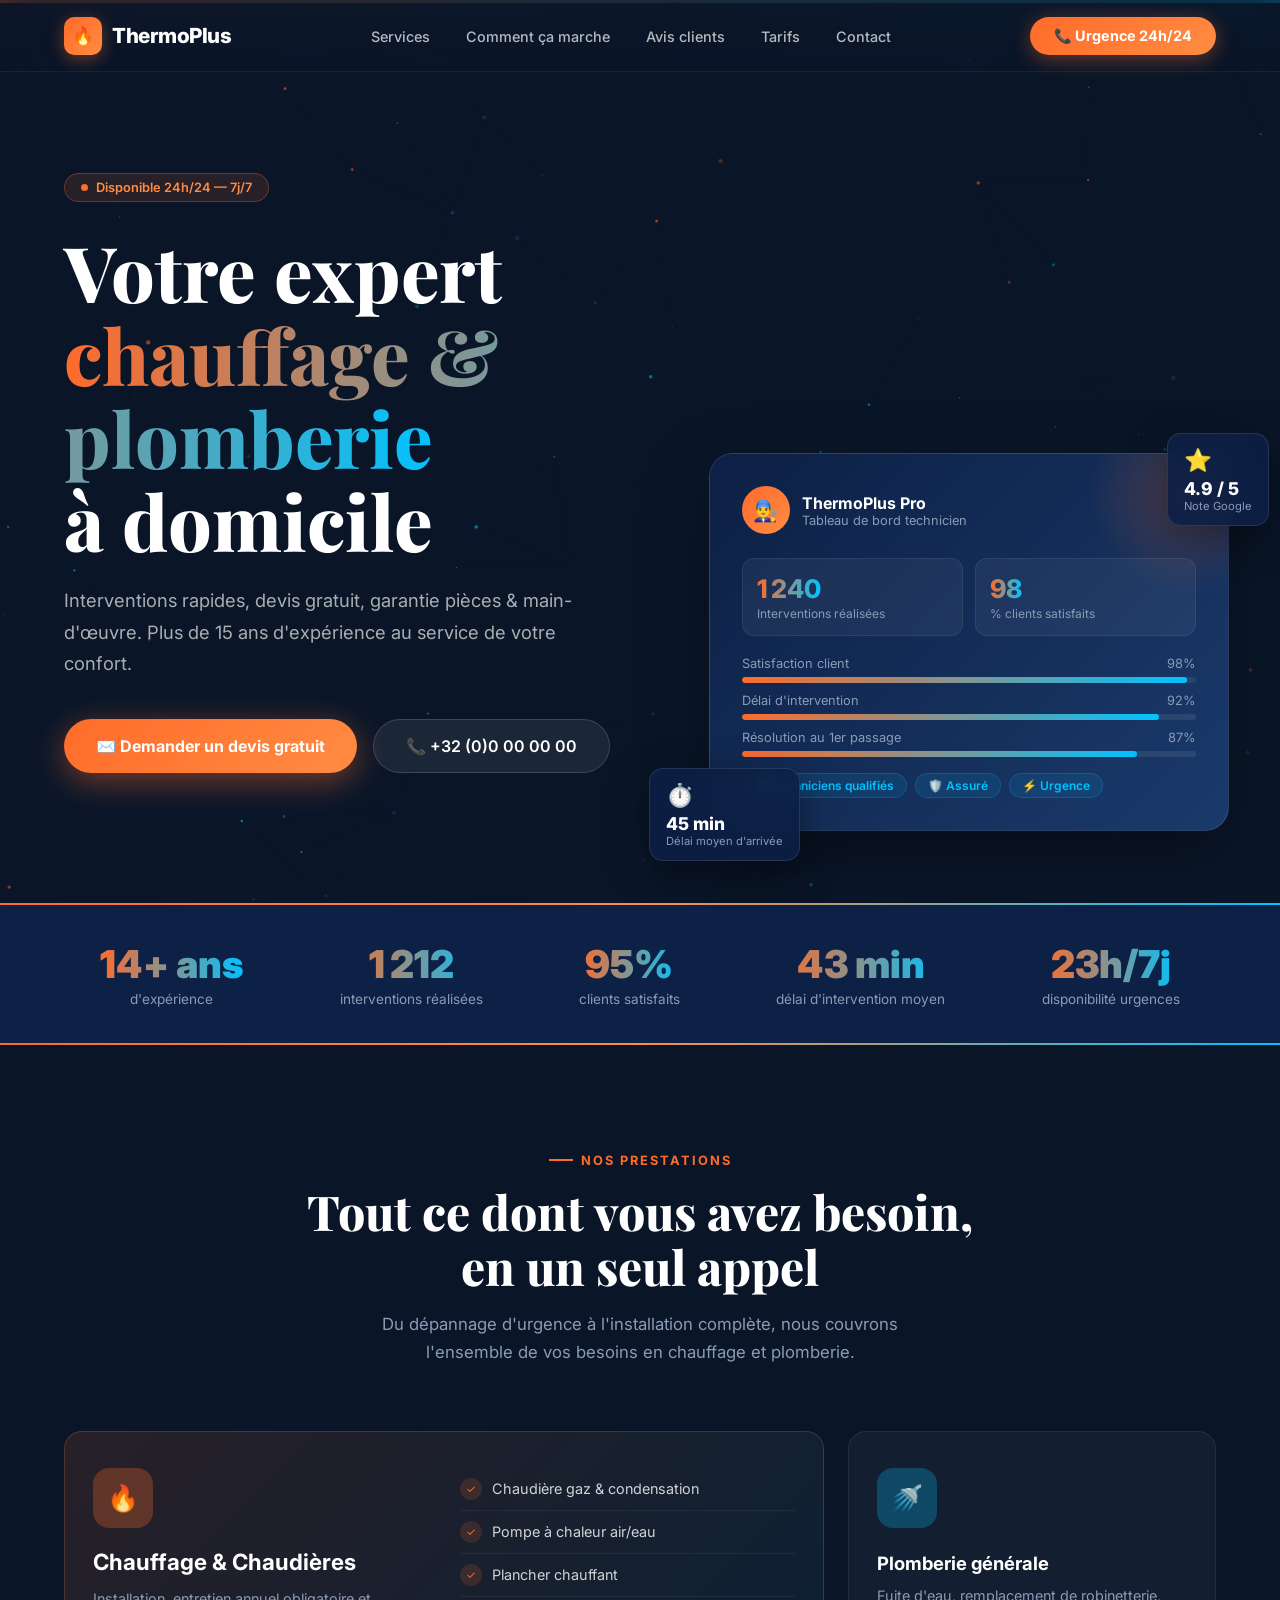
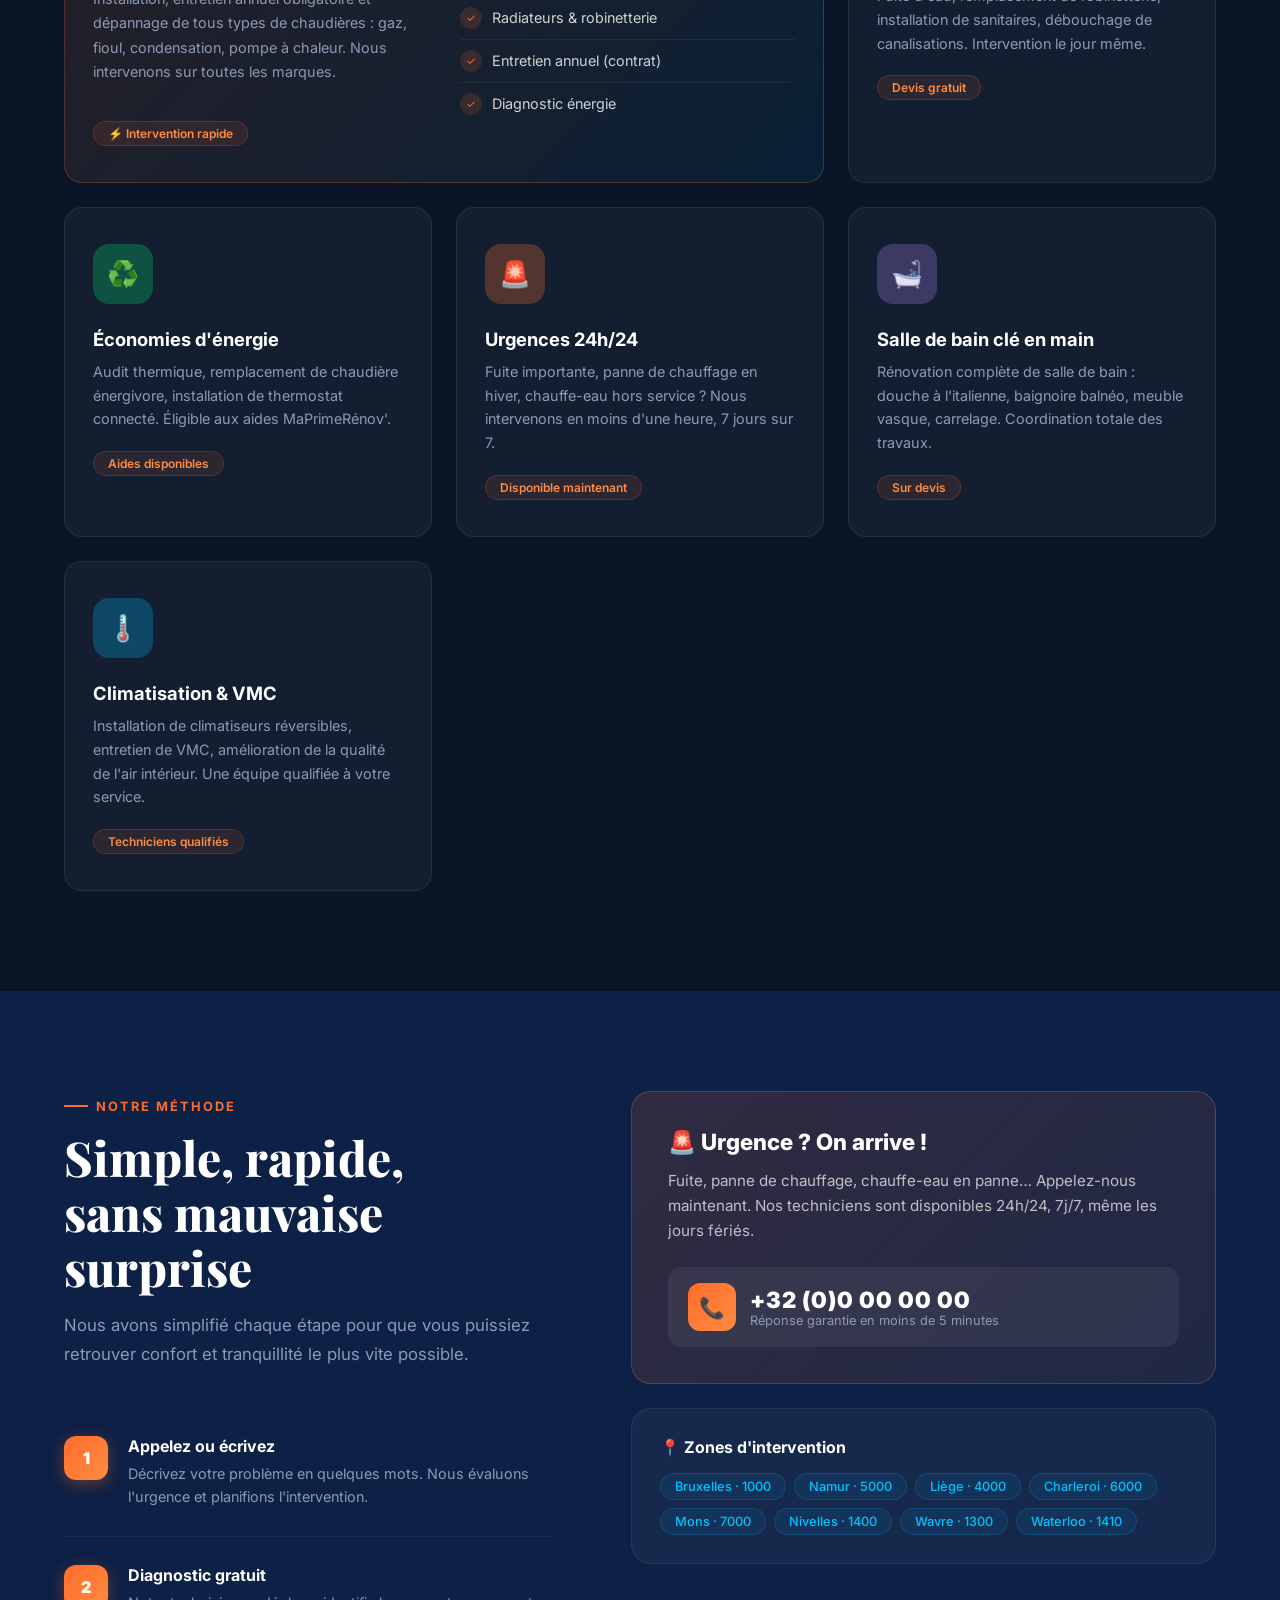
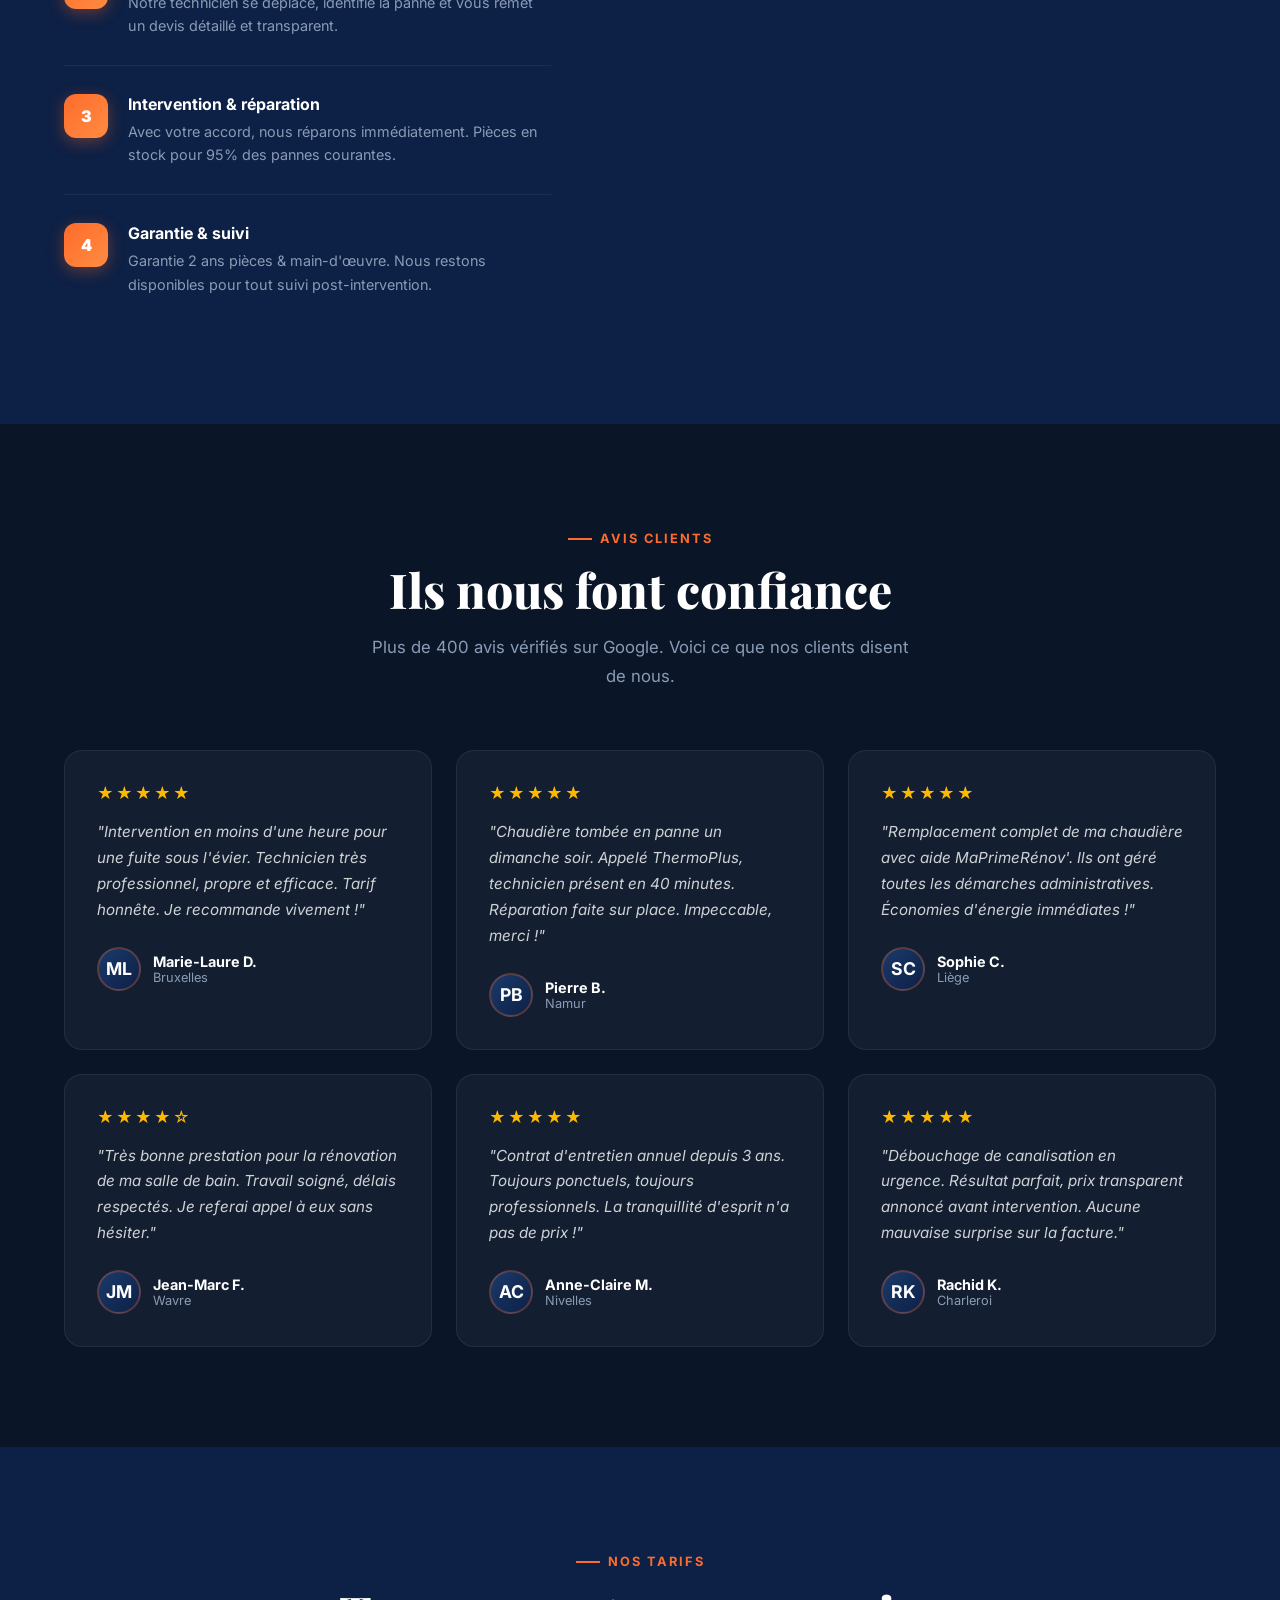
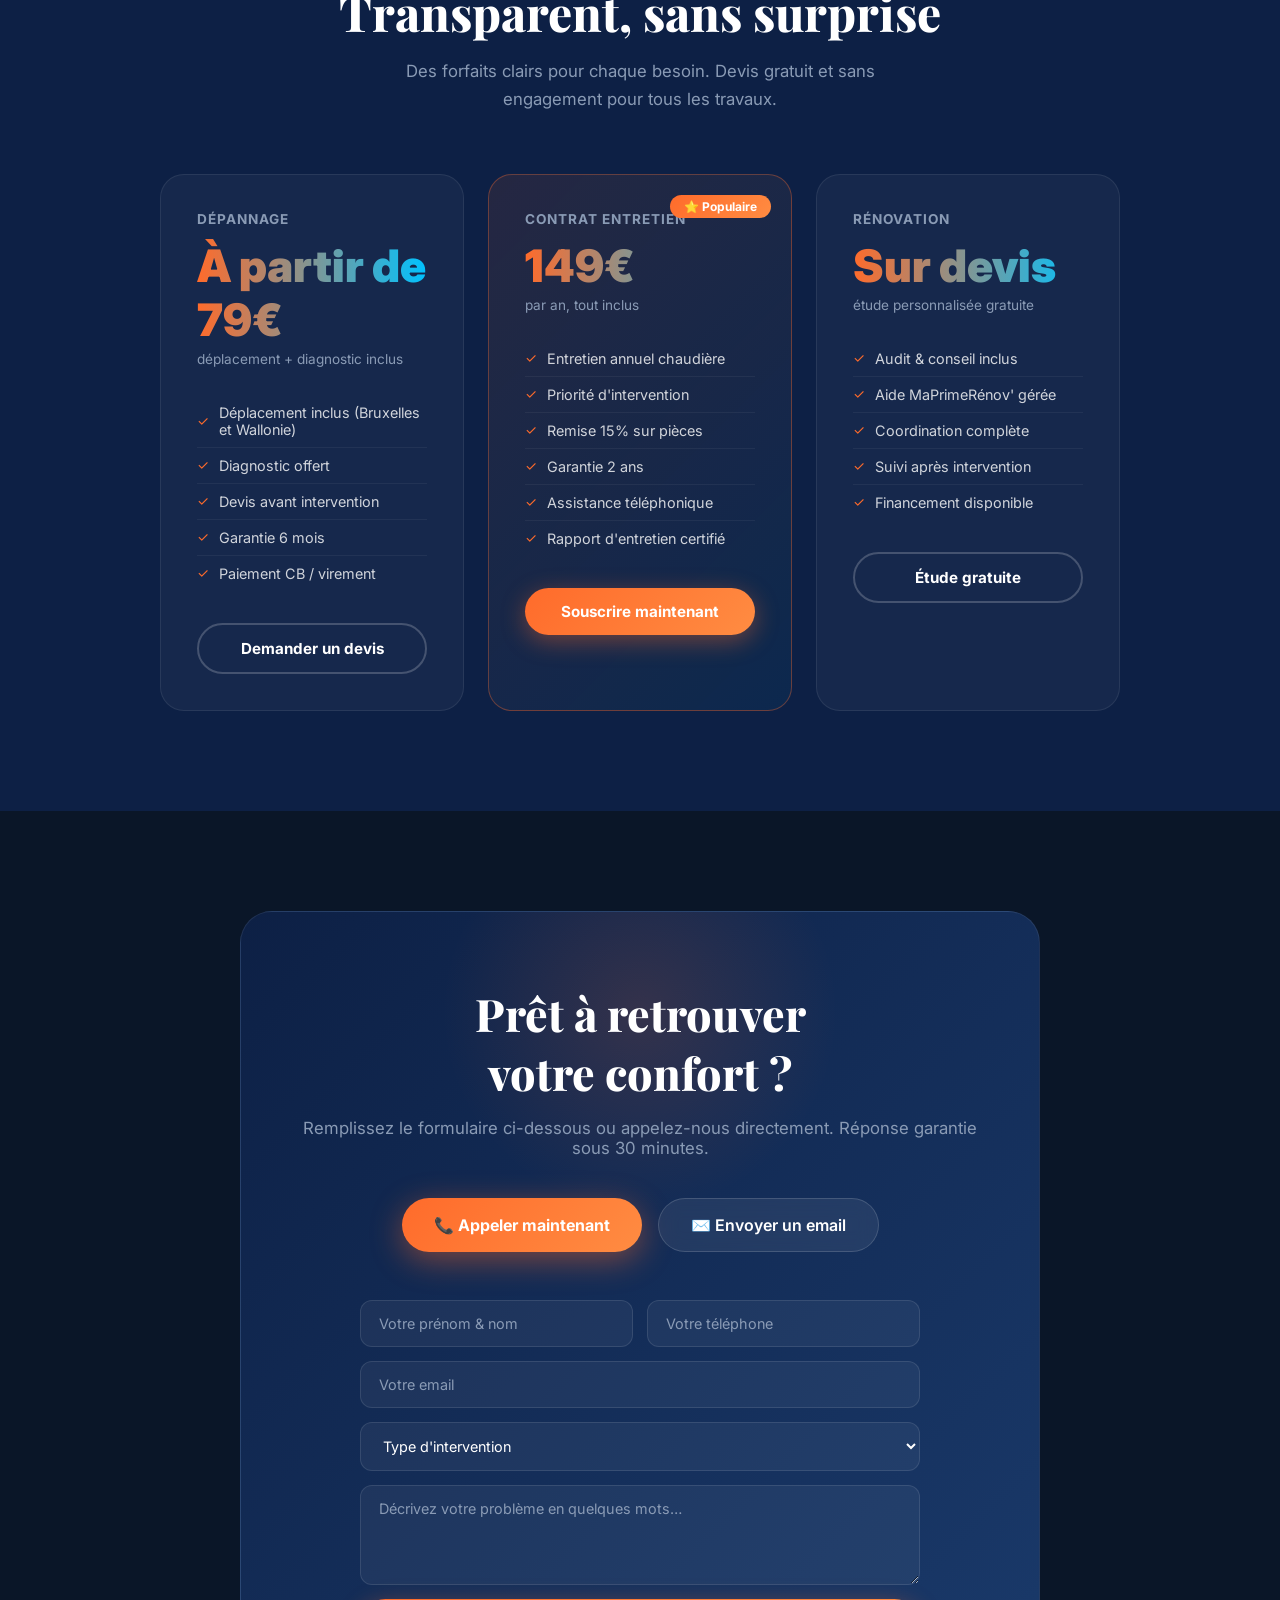
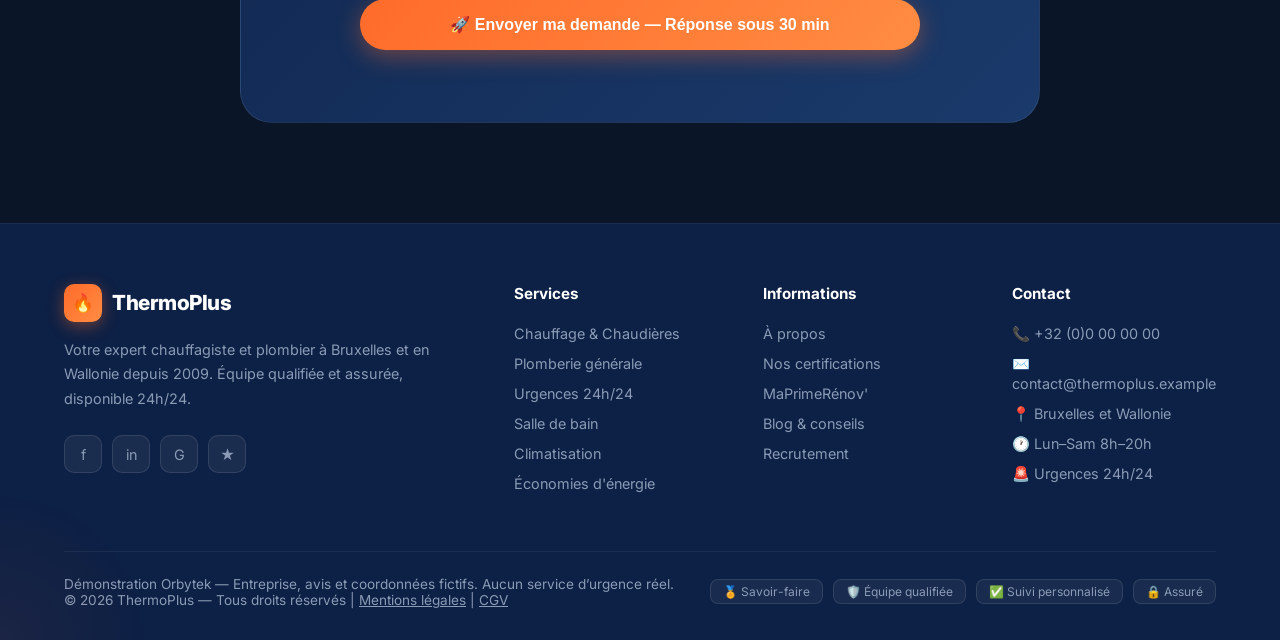
<file: chauffagiste3/index.html>
<!DOCTYPE html>
<html lang="fr-BE">
<head>
  <meta charset="UTF-8" />
  <meta name="viewport" content="width=device-width, initial-scale=1.0" />
  <title>ThermoPlus — Chauffagiste & Plombier Expert</title>
  <link rel="preconnect" href="https://fonts.googleapis.com" />
  <link rel="preconnect" href="https://fonts.gstatic.com" crossorigin />
  <link href="https://fonts.googleapis.com/css2?family=Inter:wght@300;400;500;600;700;800;900&family=Playfair+Display:wght@700;800&display=swap" rel="stylesheet" />
  <style>
    /* ─── RESET & BASE ─────────────────────────────────────────────── */
    *, *::before, *::after { box-sizing: border-box; margin: 0; padding: 0; }
    :root {
      --orange:   #FF6B2B;
      --orange2:  #FF8C42;
      --blue:     #0A1628;
      --blue2:    #0D2045;
      --blue3:    #1A3A6B;
      --cyan:     #00C2FF;
      --white:    #FFFFFF;
      --gray:     #8A9BB5;
      --light:    #F4F7FC;
      --card-bg:  rgba(255,255,255,0.04);
      --radius:   18px;
      --shadow:   0 24px 64px rgba(0,0,0,0.35);
    }
    html { scroll-behavior: smooth; }
    body {
      font-family: 'Inter', sans-serif;
      background: var(--blue);
      color: var(--white);
      overflow-x: hidden;
    }
    ::selection { background: var(--orange); color: #fff; }

    /* ─── SCROLLBAR ─────────────────────────────────────────────────── */
    ::-webkit-scrollbar { width: 6px; }
    ::-webkit-scrollbar-track { background: var(--blue2); }
    ::-webkit-scrollbar-thumb { background: var(--orange); border-radius: 3px; }

    /* ─── CANVAS BACKGROUND ─────────────────────────────────────────── */
    #bg-canvas {
      position: fixed; inset: 0; z-index: 0;
      pointer-events: none;
    }

    /* ─── NAV ───────────────────────────────────────────────────────── */
    nav {
      position: fixed; top: 0; left: 0; right: 0; z-index: 100;
      display: flex; align-items: center; justify-content: space-between;
      padding: 0 5%;
      height: 72px;
      background: rgba(10,22,40,0.7);
      backdrop-filter: blur(20px);
      border-bottom: 1px solid rgba(255,255,255,0.06);
      transition: background .3s;
    }
    .nav-logo {
      display: flex; align-items: center; gap: 10px;
      font-weight: 800; font-size: 1.3rem; letter-spacing: -0.5px;
      text-decoration: none; color: var(--white);
    }
    .nav-logo .logo-icon {
      width: 38px; height: 38px;
      background: linear-gradient(135deg, var(--orange), var(--orange2));
      border-radius: 10px;
      display: flex; align-items: center; justify-content: center;
      font-size: 1.1rem;
      box-shadow: 0 4px 16px rgba(255,107,43,0.4);
    }
    .nav-links { display: flex; gap: 36px; list-style: none; }
    .nav-links a {
      color: rgba(255,255,255,0.7); text-decoration: none;
      font-size: .9rem; font-weight: 500;
      transition: color .2s;
      position: relative;
    }
    .nav-links a::after {
      content: ''; position: absolute; bottom: -4px; left: 0; right: 0;
      height: 2px; background: var(--orange);
      transform: scaleX(0); transition: transform .25s;
    }
    .nav-links a:hover { color: #fff; }
    .nav-links a:hover::after { transform: scaleX(1); }
    .nav-cta {
      background: linear-gradient(135deg, var(--orange), var(--orange2));
      color: #fff; border: none; padding: 10px 24px;
      border-radius: 50px; font-weight: 700; font-size: .9rem;
      cursor: pointer; text-decoration: none;
      box-shadow: 0 4px 20px rgba(255,107,43,0.4);
      transition: transform .2s, box-shadow .2s;
    }
    .nav-cta:hover { transform: translateY(-2px); box-shadow: 0 8px 28px rgba(255,107,43,0.55); }

    /* ─── HERO ──────────────────────────────────────────────────────── */
    .hero {
      position: relative; z-index: 1;
      min-height: 100vh;
      display: flex; align-items: center;
      padding: 120px 5% 80px;
      overflow: hidden;
    }
    .hero-content { max-width: 680px; }
    .hero-badge {
      display: inline-flex; align-items: center; gap: 8px;
      background: rgba(255,107,43,0.12);
      border: 1px solid rgba(255,107,43,0.3);
      border-radius: 50px; padding: 6px 16px;
      font-size: .8rem; font-weight: 600; color: var(--orange2);
      margin-bottom: 28px;
      animation: fadeUp .6s ease both;
    }
    .hero-badge .dot {
      width: 7px; height: 7px; border-radius: 50%;
      background: var(--orange);
      animation: pulse 1.5s infinite;
    }
    @keyframes pulse {
      0%,100% { opacity: 1; transform: scale(1); }
      50% { opacity: .5; transform: scale(1.4); }
    }
    .hero h1 {
      font-family: 'Playfair Display', serif;
      font-size: clamp(2.8rem, 6vw, 5rem);
      line-height: 1.08;
      font-weight: 800;
      margin-bottom: 24px;
      animation: fadeUp .7s .1s ease both;
    }
    .hero h1 .accent {
      background: linear-gradient(90deg, var(--orange), var(--cyan));
      -webkit-background-clip: text; -webkit-text-fill-color: transparent;
      background-clip: text;
    }
    .hero p {
      font-size: 1.15rem; color: rgba(255,255,255,0.65);
      line-height: 1.7; max-width: 520px;
      margin-bottom: 40px;
      animation: fadeUp .7s .2s ease both;
    }
    .hero-actions {
      display: flex; gap: 16px; flex-wrap: wrap;
      animation: fadeUp .7s .3s ease both;
    }
    .btn-primary {
      display: inline-flex; align-items: center; gap: 10px;
      background: linear-gradient(135deg, var(--orange), var(--orange2));
      color: #fff; padding: 16px 32px; border-radius: 50px;
      font-weight: 700; font-size: 1rem; text-decoration: none;
      box-shadow: 0 8px 32px rgba(255,107,43,0.45);
      transition: transform .2s, box-shadow .2s;
    }
    .btn-primary:hover { transform: translateY(-3px); box-shadow: 0 14px 40px rgba(255,107,43,0.6); }
    .btn-secondary {
      display: inline-flex; align-items: center; gap: 10px;
      background: rgba(255,255,255,0.07);
      border: 1px solid rgba(255,255,255,0.15);
      color: #fff; padding: 16px 32px; border-radius: 50px;
      font-weight: 600; font-size: 1rem; text-decoration: none;
      backdrop-filter: blur(10px);
      transition: background .2s, border-color .2s, transform .2s;
    }
    .btn-secondary:hover {
      background: rgba(255,255,255,0.12);
      border-color: rgba(255,255,255,0.3);
      transform: translateY(-3px);
    }

    /* Hero visual */
    .hero-visual {
      position: absolute; right: 4%; top: 50%; transform: translateY(-50%);
      width: min(520px, 45vw);
      animation: fadeUp .8s .2s ease both;
    }
    .hero-card-main {
      background: linear-gradient(135deg, var(--blue2), var(--blue3));
      border: 1px solid rgba(255,255,255,0.1);
      border-radius: 24px;
      padding: 32px;
      box-shadow: var(--shadow);
      position: relative;
      overflow: hidden;
    }
    .hero-card-main::before {
      content: '';
      position: absolute; top: -60px; right: -60px;
      width: 200px; height: 200px;
      background: radial-gradient(circle, rgba(255,107,43,0.25), transparent 70%);
      border-radius: 50%;
    }
    .card-header {
      display: flex; align-items: center; gap: 12px; margin-bottom: 24px;
    }
    .card-avatar {
      width: 48px; height: 48px; border-radius: 50%;
      background: linear-gradient(135deg, var(--orange), var(--orange2));
      display: flex; align-items: center; justify-content: center;
      font-size: 1.3rem;
    }
    .card-title { font-weight: 700; font-size: 1rem; }
    .card-sub { font-size: .8rem; color: var(--gray); }
    .card-stat-row {
      display: grid; grid-template-columns: 1fr 1fr;
      gap: 12px; margin-bottom: 20px;
    }
    .card-stat {
      background: rgba(255,255,255,0.05);
      border-radius: 12px; padding: 14px;
      border: 1px solid rgba(255,255,255,0.07);
    }
    .card-stat .val {
      font-size: 1.6rem; font-weight: 800;
      background: linear-gradient(90deg, var(--orange), var(--cyan));
      -webkit-background-clip: text; -webkit-text-fill-color: transparent;
      background-clip: text;
    }
    .card-stat .lbl { font-size: .75rem; color: var(--gray); margin-top: 2px; }
    .card-bar-label {
      display: flex; justify-content: space-between;
      font-size: .8rem; color: var(--gray); margin-bottom: 6px;
    }
    .card-bar {
      height: 6px; background: rgba(255,255,255,0.08);
      border-radius: 3px; overflow: hidden; margin-bottom: 10px;
    }
    .card-bar-fill {
      height: 100%; border-radius: 3px;
      background: linear-gradient(90deg, var(--orange), var(--cyan));
      animation: barGrow 1.5s 1s ease both;
    }
    @keyframes barGrow { from { width: 0 !important; } }
    .card-badge-row {
      display: flex; gap: 8px; flex-wrap: wrap; margin-top: 16px;
    }
    .card-badge {
      background: rgba(0,194,255,0.1);
      border: 1px solid rgba(0,194,255,0.2);
      color: var(--cyan); border-radius: 50px;
      padding: 4px 12px; font-size: .75rem; font-weight: 600;
    }
    /* Floating mini-cards */
    .float-card {
      position: absolute;
      background: rgba(13,32,69,0.9);
      backdrop-filter: blur(16px);
      border: 1px solid rgba(255,255,255,0.1);
      border-radius: 14px; padding: 12px 16px;
      box-shadow: 0 12px 40px rgba(0,0,0,0.4);
      animation: float 4s ease-in-out infinite;
    }
    .float-card.fc1 { bottom: -30px; left: -60px; animation-delay: 0s; }
    .float-card.fc2 { top: -20px; right: -40px; animation-delay: 1.5s; }
    @keyframes float {
      0%,100% { transform: translateY(0); }
      50% { transform: translateY(-10px); }
    }
    .fc-icon { font-size: 1.4rem; margin-bottom: 4px; }
    .fc-val { font-weight: 800; font-size: 1.1rem; }
    .fc-lbl { font-size: .7rem; color: var(--gray); }

    /* ─── STATS BAND ────────────────────────────────────────────────── */
    .stats-band {
      position: relative; z-index: 1;
      background: linear-gradient(90deg, var(--orange) 0%, #FF8C42 50%, var(--cyan) 100%);
      padding: 2px 0;
    }
    .stats-band-inner {
      background: var(--blue2);
      display: flex; justify-content: space-around; flex-wrap: wrap;
      padding: 36px 5%; gap: 24px;
    }
    .stat-item { text-align: center; }
    .stat-item .num {
      font-size: 2.4rem; font-weight: 900;
      background: linear-gradient(90deg, var(--orange), var(--cyan));
      -webkit-background-clip: text; -webkit-text-fill-color: transparent;
      background-clip: text;
    }
    .stat-item .desc { font-size: .85rem; color: var(--gray); margin-top: 4px; }

    /* ─── SECTION COMMONS ───────────────────────────────────────────── */
    section { position: relative; z-index: 1; padding: 100px 5%; }
    .section-label {
      display: inline-flex; align-items: center; gap: 8px;
      color: var(--orange); font-size: .8rem; font-weight: 700;
      letter-spacing: 2px; text-transform: uppercase;
      margin-bottom: 16px;
    }
    .section-label::before {
      content: ''; width: 24px; height: 2px; background: var(--orange);
    }
    .section-title {
      font-family: 'Playfair Display', serif;
      font-size: clamp(2rem, 4vw, 3rem);
      font-weight: 800; line-height: 1.15;
      margin-bottom: 16px;
    }
    .section-sub {
      color: var(--gray); font-size: 1.05rem; line-height: 1.7;
      max-width: 560px;
    }

    /* ─── SERVICES ──────────────────────────────────────────────────── */
    .services { background: var(--blue); }
    .services-header { text-align: center; margin-bottom: 64px; }
    .services-header .section-sub { margin: 0 auto; }
    .services-grid {
      display: grid;
      grid-template-columns: repeat(auto-fit, minmax(280px, 1fr));
      gap: 24px;
    }
    .service-card {
      background: var(--card-bg);
      border: 1px solid rgba(255,255,255,0.07);
      border-radius: var(--radius);
      padding: 36px 28px;
      position: relative; overflow: hidden;
      transition: transform .3s, border-color .3s, box-shadow .3s;
      cursor: default;
    }
    .service-card::before {
      content: '';
      position: absolute; inset: 0;
      background: linear-gradient(135deg, rgba(255,107,43,0.06), transparent);
      opacity: 0; transition: opacity .3s;
    }
    .service-card:hover { transform: translateY(-8px); border-color: rgba(255,107,43,0.3); box-shadow: 0 24px 60px rgba(0,0,0,0.4); }
    .service-card:hover::before { opacity: 1; }
    .service-icon {
      width: 60px; height: 60px; border-radius: 16px;
      display: flex; align-items: center; justify-content: center;
      font-size: 1.6rem; margin-bottom: 24px;
      position: relative;
    }
    .service-icon::after {
      content: ''; position: absolute; inset: 0;
      border-radius: 16px; opacity: .15;
    }
    .si-orange { background: rgba(255,107,43,0.15); }
    .si-orange::after { background: var(--orange); }
    .si-cyan { background: rgba(0,194,255,0.12); }
    .si-cyan::after { background: var(--cyan); }
    .si-green { background: rgba(0,230,118,0.12); }
    .si-green::after { background: #00E676; }
    .si-purple { background: rgba(179,136,255,0.12); }
    .si-purple::after { background: #B388FF; }
    .service-card h3 { font-size: 1.15rem; font-weight: 700; margin-bottom: 10px; }
    .service-card p { color: var(--gray); font-size: .9rem; line-height: 1.65; }
    .service-tag {
      display: inline-block; margin-top: 20px;
      background: rgba(255,107,43,0.1);
      border: 1px solid rgba(255,107,43,0.2);
      color: var(--orange2); border-radius: 50px;
      padding: 4px 14px; font-size: .75rem; font-weight: 600;
    }
    .service-card.featured {
      background: linear-gradient(135deg, rgba(255,107,43,0.12), rgba(0,194,255,0.06));
      border-color: rgba(255,107,43,0.25);
      grid-column: span 2;
    }
    @media (max-width: 700px) { .service-card.featured { grid-column: span 1; } }
    .featured-inner { display: flex; gap: 32px; flex-wrap: wrap; }
    .featured-text { flex: 1; min-width: 220px; }
    .featured-list { flex: 1; min-width: 220px; }
    .featured-list ul { list-style: none; }
    .featured-list li {
      display: flex; align-items: center; gap: 10px;
      padding: 10px 0; border-bottom: 1px solid rgba(255,255,255,0.06);
      font-size: .9rem; color: rgba(255,255,255,0.8);
    }
    .featured-list li:last-child { border-bottom: none; }
    .featured-list li .check {
      width: 22px; height: 22px; border-radius: 50%;
      background: rgba(255,107,43,0.15);
      display: flex; align-items: center; justify-content: center;
      font-size: .7rem; color: var(--orange); flex-shrink: 0;
    }

    /* ─── PROCESS ───────────────────────────────────────────────────── */
    .process { background: var(--blue2); }
    .process-layout { display: flex; gap: 80px; align-items: flex-start; flex-wrap: wrap; }
    .process-left { flex: 1; min-width: 280px; }
    .process-right { flex: 1.2; min-width: 280px; }
    .process-steps { display: flex; flex-direction: column; gap: 0; }
    .step {
      display: flex; gap: 20px;
      padding: 28px 0;
      border-bottom: 1px solid rgba(255,255,255,0.06);
      position: relative;
      cursor: default;
      transition: padding-left .3s;
    }
    .step:last-child { border-bottom: none; }
    .step:hover { padding-left: 8px; }
    .step-num {
      width: 44px; height: 44px; border-radius: 12px; flex-shrink: 0;
      background: linear-gradient(135deg, var(--orange), var(--orange2));
      display: flex; align-items: center; justify-content: center;
      font-weight: 900; font-size: 1rem;
      box-shadow: 0 4px 16px rgba(255,107,43,0.35);
    }
    .step-body h4 { font-weight: 700; margin-bottom: 6px; }
    .step-body p { color: var(--gray); font-size: .9rem; line-height: 1.6; }
    /* Urgency card */
    .urgency-card {
      background: linear-gradient(135deg, rgba(255,107,43,0.15), rgba(255,140,66,0.08));
      border: 1px solid rgba(255,107,43,0.3);
      border-radius: 20px; padding: 36px;
      margin-bottom: 24px;
    }
    .urgency-card h3 { font-size: 1.4rem; font-weight: 800; margin-bottom: 12px; }
    .urgency-card p { color: rgba(255,255,255,0.7); font-size: .95rem; line-height: 1.65; margin-bottom: 24px; }
    .urgency-phone {
      display: flex; align-items: center; gap: 14px;
      background: rgba(255,255,255,0.06);
      border-radius: 14px; padding: 16px 20px;
    }
    .phone-icon {
      width: 48px; height: 48px; border-radius: 12px;
      background: linear-gradient(135deg, var(--orange), var(--orange2));
      display: flex; align-items: center; justify-content: center;
      font-size: 1.3rem;
      animation: ring 2s ease-in-out infinite;
    }
    @keyframes ring {
      0%,100% { transform: rotate(0); }
      10% { transform: rotate(-15deg); }
      20% { transform: rotate(15deg); }
      30% { transform: rotate(-10deg); }
      40% { transform: rotate(10deg); }
      50% { transform: rotate(0); }
    }
    .phone-num { font-size: 1.4rem; font-weight: 900; letter-spacing: 1px; }
    .phone-sub { font-size: .8rem; color: var(--gray); }
    .zone-card {
      background: var(--card-bg);
      border: 1px solid rgba(255,255,255,0.07);
      border-radius: 20px; padding: 28px;
    }
    .zone-card h4 { font-weight: 700; margin-bottom: 16px; }
    .zone-tags { display: flex; flex-wrap: wrap; gap: 8px; }
    .zone-tag {
      background: rgba(0,194,255,0.08);
      border: 1px solid rgba(0,194,255,0.15);
      color: var(--cyan); border-radius: 50px;
      padding: 5px 14px; font-size: .8rem; font-weight: 500;
    }

    /* ─── TESTIMONIALS ──────────────────────────────────────────────── */
    .testimonials { background: var(--blue); }
    .testimonials-header { text-align: center; margin-bottom: 60px; }
    .testimonials-header .section-sub { margin: 0 auto; }
    .testi-grid {
      display: grid;
      grid-template-columns: repeat(auto-fit, minmax(300px, 1fr));
      gap: 24px;
    }
    .testi-card {
      background: var(--card-bg);
      border: 1px solid rgba(255,255,255,0.07);
      border-radius: var(--radius); padding: 32px;
      transition: transform .3s, border-color .3s;
    }
    .testi-card:hover { transform: translateY(-6px); border-color: rgba(255,107,43,0.2); }
    .stars { color: #FFB800; font-size: 1rem; margin-bottom: 16px; letter-spacing: 2px; }
    .testi-text {
      font-size: .95rem; line-height: 1.7;
      color: rgba(255,255,255,0.8); margin-bottom: 24px;
      font-style: italic;
    }
    .testi-author { display: flex; align-items: center; gap: 12px; }
    .testi-avatar {
      width: 44px; height: 44px; border-radius: 50%;
      display: flex; align-items: center; justify-content: center;
      font-size: 1.1rem; font-weight: 700;
      background: linear-gradient(135deg, var(--blue3), var(--blue2));
      border: 2px solid rgba(255,107,43,0.3);
    }
    .testi-name { font-weight: 700; font-size: .9rem; }
    .testi-loc { font-size: .8rem; color: var(--gray); }

    /* ─── PRICING ───────────────────────────────────────────────────── */
    .pricing { background: var(--blue2); }
    .pricing-header { text-align: center; margin-bottom: 60px; }
    .pricing-header .section-sub { margin: 0 auto; }
    .pricing-grid {
      display: grid;
      grid-template-columns: repeat(auto-fit, minmax(280px, 1fr));
      gap: 24px; max-width: 960px; margin: 0 auto;
    }
    .price-card {
      background: var(--card-bg);
      border: 1px solid rgba(255,255,255,0.08);
      border-radius: 24px; padding: 36px;
      position: relative; overflow: hidden;
      transition: transform .3s;
    }
    .price-card:hover { transform: translateY(-8px); }
    .price-card.popular {
      background: linear-gradient(135deg, rgba(255,107,43,0.1), rgba(0,194,255,0.05));
      border-color: rgba(255,107,43,0.35);
    }
    .popular-badge {
      position: absolute; top: 20px; right: 20px;
      background: linear-gradient(135deg, var(--orange), var(--orange2));
      color: #fff; border-radius: 50px;
      padding: 4px 14px; font-size: .75rem; font-weight: 700;
    }
    .price-name { font-size: .85rem; font-weight: 700; color: var(--gray); text-transform: uppercase; letter-spacing: 1px; margin-bottom: 12px; }
    .price-amount {
      font-size: 2.8rem; font-weight: 900; margin-bottom: 4px;
      background: linear-gradient(90deg, var(--orange), var(--cyan));
      -webkit-background-clip: text; -webkit-text-fill-color: transparent;
      background-clip: text;
    }
    .price-unit { font-size: .85rem; color: var(--gray); margin-bottom: 28px; }
    .price-features { list-style: none; margin-bottom: 32px; }
    .price-features li {
      display: flex; align-items: center; gap: 10px;
      padding: 9px 0; border-bottom: 1px solid rgba(255,255,255,0.05);
      font-size: .9rem; color: rgba(255,255,255,0.8);
    }
    .price-features li:last-child { border-bottom: none; }
    .price-features li .pf-icon { color: var(--orange); font-size: .85rem; }
    .price-btn {
      display: block; text-align: center;
      padding: 14px; border-radius: 50px;
      font-weight: 700; font-size: .95rem;
      text-decoration: none; transition: transform .2s, box-shadow .2s;
    }
    .price-btn.outline {
      border: 2px solid rgba(255,255,255,0.2);
      color: #fff;
    }
    .price-btn.outline:hover { border-color: var(--orange); color: var(--orange); }
    .price-btn.filled {
      background: linear-gradient(135deg, var(--orange), var(--orange2));
      color: #fff;
      box-shadow: 0 6px 24px rgba(255,107,43,0.4);
    }
    .price-btn.filled:hover { transform: translateY(-2px); box-shadow: 0 10px 32px rgba(255,107,43,0.55); }

    /* ─── CONTACT / CTA ─────────────────────────────────────────────── */
    .cta-section {
      background: var(--blue);
      text-align: center;
    }
    .cta-box {
      max-width: 800px; margin: 0 auto;
      background: linear-gradient(135deg, var(--blue2), var(--blue3));
      border: 1px solid rgba(255,255,255,0.08);
      border-radius: 32px; padding: 72px 48px;
      position: relative; overflow: hidden;
    }
    .cta-box::before {
      content: '';
      position: absolute; top: -100px; left: 50%; transform: translateX(-50%);
      width: 400px; height: 400px;
      background: radial-gradient(circle, rgba(255,107,43,0.15), transparent 70%);
      border-radius: 50%;
    }
    .cta-box h2 {
      font-family: 'Playfair Display', serif;
      font-size: clamp(1.8rem, 4vw, 2.8rem);
      font-weight: 800; margin-bottom: 16px;
      position: relative;
    }
    .cta-box p {
      color: var(--gray); font-size: 1.05rem; margin-bottom: 40px;
      position: relative;
    }
    .cta-actions { display: flex; gap: 16px; justify-content: center; flex-wrap: wrap; position: relative; }
    .contact-form {
      max-width: 560px; margin: 48px auto 0;
      display: grid; grid-template-columns: 1fr 1fr; gap: 14px;
      position: relative;
    }
    .contact-form input, .contact-form textarea, .contact-form select {
      background: rgba(255,255,255,0.05);
      border: 1px solid rgba(255,255,255,0.1);
      border-radius: 12px; padding: 14px 18px;
      color: #fff; font-family: 'Inter', sans-serif; font-size: .9rem;
      outline: none; transition: border-color .2s, background .2s;
    }
    .contact-form input:focus, .contact-form textarea:focus, .contact-form select:focus {
      border-color: var(--orange); background: rgba(255,107,43,0.05);
    }
    .contact-form input::placeholder, .contact-form textarea::placeholder { color: var(--gray); }
    .contact-form select option { background: var(--blue2); }
    .contact-form .full { grid-column: 1 / -1; }
    .contact-form textarea { resize: vertical; min-height: 100px; }
    .form-submit {
      grid-column: 1 / -1;
      background: linear-gradient(135deg, var(--orange), var(--orange2));
      color: #fff; border: none; border-radius: 50px;
      padding: 16px; font-weight: 700; font-size: 1rem;
      cursor: pointer; transition: transform .2s, box-shadow .2s;
      box-shadow: 0 6px 24px rgba(255,107,43,0.4);
    }
    .form-submit:hover { transform: translateY(-2px); box-shadow: 0 10px 32px rgba(255,107,43,0.55); }

    /* ─── FOOTER ────────────────────────────────────────────────────── */
    footer {
      position: relative; z-index: 1;
      background: var(--blue2);
      border-top: 1px solid rgba(255,255,255,0.06);
      padding: 60px 5% 32px;
    }
    .footer-grid {
      display: grid;
      grid-template-columns: 2fr 1fr 1fr 1fr;
      gap: 48px; margin-bottom: 48px;
    }
    @media (max-width: 900px) { .footer-grid { grid-template-columns: 1fr 1fr; } }
    @media (max-width: 560px) { .footer-grid { grid-template-columns: 1fr; } }
    .footer-brand p { color: var(--gray); font-size: .9rem; line-height: 1.7; margin: 16px 0 24px; }
    .footer-socials { display: flex; gap: 10px; }
    .social-btn {
      width: 38px; height: 38px; border-radius: 10px;
      background: rgba(255,255,255,0.06);
      border: 1px solid rgba(255,255,255,0.1);
      display: flex; align-items: center; justify-content: center;
      font-size: .9rem; text-decoration: none; color: var(--gray);
      transition: background .2s, color .2s, border-color .2s;
    }
    .social-btn:hover { background: rgba(255,107,43,0.15); color: var(--orange); border-color: rgba(255,107,43,0.3); }
    .footer-col h5 { font-weight: 700; margin-bottom: 20px; font-size: .95rem; }
    .footer-col ul { list-style: none; }
    .footer-col li { margin-bottom: 10px; }
    .footer-col a { color: var(--gray); text-decoration: none; font-size: .9rem; transition: color .2s; }
    .footer-col a:hover { color: var(--orange); }
    .footer-bottom {
      border-top: 1px solid rgba(255,255,255,0.06);
      padding-top: 24px;
      display: flex; justify-content: space-between; align-items: center;
      flex-wrap: wrap; gap: 12px;
    }
    .footer-bottom p { color: var(--gray); font-size: .85rem; }
    .certif-badges { display: flex; gap: 10px; }
    .certif {
      background: rgba(255,255,255,0.05);
      border: 1px solid rgba(255,255,255,0.1);
      border-radius: 8px; padding: 4px 12px;
      font-size: .75rem; color: var(--gray);
    }

    /* ─── ANIMATIONS ────────────────────────────────────────────────── */
    @keyframes fadeUp {
      from { opacity: 0; transform: translateY(30px); }
      to   { opacity: 1; transform: translateY(0); }
    }
    .reveal {
      opacity: 0; transform: translateY(40px);
      transition: opacity .7s ease, transform .7s ease;
    }
    .reveal.visible { opacity: 1; transform: translateY(0); }

    /* ─── MOBILE NAV ────────────────────────────────────────────────── */
    .hamburger { display: none; flex-direction: column; gap: 5px; cursor: pointer; padding: 4px; }
    .hamburger span { width: 24px; height: 2px; background: #fff; border-radius: 2px; transition: .3s; }
    @media (max-width: 768px) {
      .nav-links { display: none; }
      .hamburger { display: flex; }
      .hero-visual { display: none; }
      .hero-content { max-width: 100%; }
    }

    /* ─── RIBBON ────────────────────────────────────────────────────── */
    .ribbon {
      background: linear-gradient(90deg, var(--orange), var(--cyan), var(--orange));
      background-size: 200% 100%;
      animation: ribbonMove 3s linear infinite;
      height: 3px;
    }
    @keyframes ribbonMove { 0% { background-position: 0% 0%; } 100% { background-position: 200% 0%; } }

    /* ─── TOOLTIP ───────────────────────────────────────────────────── */
    .tooltip-wrap { position: relative; display: inline-block; }
    .tooltip-wrap .tip {
      position: absolute; bottom: 110%; left: 50%; transform: translateX(-50%);
      background: var(--blue2); border: 1px solid rgba(255,255,255,0.1);
      color: #fff; font-size: .78rem; padding: 6px 12px; border-radius: 8px;
      white-space: nowrap; pointer-events: none;
      opacity: 0; transition: opacity .2s;
    }
    .tooltip-wrap:hover .tip { opacity: 1; }

    /* ─── COUNTER ANIMATION ─────────────────────────────────────────── */
    .counter { display: inline-block; }
  </style>
</head>
<body>

<!-- Animated background canvas -->
<canvas id="bg-canvas"></canvas>

<!-- Top ribbon -->
<div class="ribbon"></div>

<!-- ═══ NAV ═══════════════════════════════════════════════════════════ -->
<nav>
  <a href="#" class="nav-logo">
    <div class="logo-icon">🔥</div>
    ThermoPlus
  </a>
  <ul class="nav-links">
    <li><a href="#services">Services</a></li>
    <li><a href="#process">Comment ça marche</a></li>
    <li><a href="#avis">Avis clients</a></li>
    <li><a href="#tarifs">Tarifs</a></li>
    <li><a href="#contact">Contact</a></li>
  </ul>
  <a href="tel:+32000000000" class="nav-cta">📞 Urgence 24h/24</a>
  <div class="hamburger" onclick="this.classList.toggle('open')">
    <span></span><span></span><span></span>
  </div>
</nav>

<!-- ═══ HERO ══════════════════════════════════════════════════════════ -->
<section class="hero" id="accueil">
  <div class="hero-content">
    <div class="hero-badge">
      <span class="dot"></span>
      Disponible 24h/24 — 7j/7
    </div>
    <h1>
      Votre expert<br/>
      <span class="accent">chauffage & plomberie</span><br/>
      à domicile
    </h1>
    <p>
      Interventions rapides, devis gratuit, garantie pièces & main-d'œuvre.
      Plus de 15 ans d'expérience au service de votre confort.
    </p>
    <div class="hero-actions">
      <a href="#contact" class="btn-primary">
        ✉️ Demander un devis gratuit
      </a>
      <a href="tel:+32000000000" class="btn-secondary">
        📞 +32 (0)0 00 00 00
      </a>
    </div>
  </div>

  <!-- Hero visual card -->
  <div class="hero-visual">
    <div class="hero-card-main">
      <div class="card-header">
        <div class="card-avatar">👨‍🔧</div>
        <div>
          <div class="card-title">ThermoPlus Pro</div>
          <div class="card-sub">Tableau de bord technicien</div>
        </div>
      </div>
      <div class="card-stat-row">
        <div class="card-stat">
          <div class="val counter" data-target="1240">0</div>
          <div class="lbl">Interventions réalisées</div>
        </div>
        <div class="card-stat">
          <div class="val counter" data-target="98">0</div>
          <div class="lbl">% clients satisfaits</div>
        </div>
      </div>
      <div class="card-bar-label"><span>Satisfaction client</span><span>98%</span></div>
      <div class="card-bar"><div class="card-bar-fill" style="width:98%"></div></div>
      <div class="card-bar-label"><span>Délai d'intervention</span><span>92%</span></div>
      <div class="card-bar"><div class="card-bar-fill" style="width:92%"></div></div>
      <div class="card-bar-label"><span>Résolution au 1er passage</span><span>87%</span></div>
      <div class="card-bar"><div class="card-bar-fill" style="width:87%"></div></div>
      <div class="card-badge-row">
        <span class="card-badge">✅ Techniciens qualifiés</span>
        <span class="card-badge">🛡️ Assuré</span>
        <span class="card-badge">⚡ Urgence</span>
      </div>
    </div>
    <!-- Floating cards -->
    <div class="float-card fc1">
      <div class="fc-icon">⏱️</div>
      <div class="fc-val">45 min</div>
      <div class="fc-lbl">Délai moyen d'arrivée</div>
    </div>
    <div class="float-card fc2">
      <div class="fc-icon">⭐</div>
      <div class="fc-val">4.9 / 5</div>
      <div class="fc-lbl">Note Google</div>
    </div>
  </div>
</section>

<!-- ═══ STATS BAND ════════════════════════════════════════════════════ -->
<div class="stats-band">
  <div class="stats-band-inner">
    <div class="stat-item">
      <div class="num"><span class="counter" data-target="15">0</span>+ ans</div>
      <div class="desc">d'expérience</div>
    </div>
    <div class="stat-item">
      <div class="num"><span class="counter" data-target="1240">0</span></div>
      <div class="desc">interventions réalisées</div>
    </div>
    <div class="stat-item">
      <div class="num"><span class="counter" data-target="98">0</span>%</div>
      <div class="desc">clients satisfaits</div>
    </div>
    <div class="stat-item">
      <div class="num"><span class="counter" data-target="45">0</span> min</div>
      <div class="desc">délai d'intervention moyen</div>
    </div>
    <div class="stat-item">
      <div class="num"><span class="counter" data-target="24">0</span>h/7j</div>
      <div class="desc">disponibilité urgences</div>
    </div>
  </div>
</div>

<!-- ═══ SERVICES ══════════════════════════════════════════════════════ -->
<section class="services" id="services">
  <div class="services-header reveal">
    <div class="section-label">Nos prestations</div>
    <h2 class="section-title">Tout ce dont vous avez besoin,<br/>en un seul appel</h2>
    <p class="section-sub">Du dépannage d'urgence à l'installation complète, nous couvrons l'ensemble de vos besoins en chauffage et plomberie.</p>
  </div>
  <div class="services-grid">
    <!-- Featured card -->
    <div class="service-card featured reveal">
      <div class="featured-inner">
        <div class="featured-text">
          <div class="service-icon si-orange" style="margin-bottom:20px">🔥</div>
          <h3 style="font-size:1.4rem;margin-bottom:12px">Chauffage & Chaudières</h3>
          <p style="color:var(--gray);line-height:1.7;margin-bottom:16px">
            Installation, entretien annuel obligatoire et dépannage de tous types de chaudières : gaz, fioul, condensation, pompe à chaleur. Nous intervenons sur toutes les marques.
          </p>
          <span class="service-tag">⚡ Intervention rapide</span>
        </div>
        <div class="featured-list">
          <ul>
            <li><span class="check">✓</span> Chaudière gaz & condensation</li>
            <li><span class="check">✓</span> Pompe à chaleur air/eau</li>
            <li><span class="check">✓</span> Plancher chauffant</li>
            <li><span class="check">✓</span> Radiateurs & robinetterie</li>
            <li><span class="check">✓</span> Entretien annuel (contrat)</li>
            <li><span class="check">✓</span> Diagnostic énergie</li>
          </ul>
        </div>
      </div>
    </div>

    <div class="service-card reveal">
      <div class="service-icon si-cyan">🚿</div>
      <h3>Plomberie générale</h3>
      <p>Fuite d'eau, remplacement de robinetterie, installation de sanitaires, débouchage de canalisations. Intervention le jour même.</p>
      <span class="service-tag">Devis gratuit</span>
    </div>

    <div class="service-card reveal">
      <div class="service-icon si-green">♻️</div>
      <h3>Économies d'énergie</h3>
      <p>Audit thermique, remplacement de chaudière énergivore, installation de thermostat connecté. Éligible aux aides MaPrimeRénov'.</p>
      <span class="service-tag">Aides disponibles</span>
    </div>

    <div class="service-card reveal">
      <div class="service-icon si-orange">🚨</div>
      <h3>Urgences 24h/24</h3>
      <p>Fuite importante, panne de chauffage en hiver, chauffe-eau hors service ? Nous intervenons en moins d'une heure, 7 jours sur 7.</p>
      <span class="service-tag">Disponible maintenant</span>
    </div>

    <div class="service-card reveal">
      <div class="service-icon si-purple">🛁</div>
      <h3>Salle de bain clé en main</h3>
      <p>Rénovation complète de salle de bain : douche à l'italienne, baignoire balnéo, meuble vasque, carrelage. Coordination totale des travaux.</p>
      <span class="service-tag">Sur devis</span>
    </div>

    <div class="service-card reveal">
      <div class="service-icon si-cyan">🌡️</div>
      <h3>Climatisation & VMC</h3>
      <p>Installation de climatiseurs réversibles, entretien de VMC, amélioration de la qualité de l'air intérieur. Une équipe qualifiée à votre service.</p>
      <span class="service-tag">Techniciens qualifiés</span>
    </div>
  </div>
</section>

<!-- ═══ PROCESS ═══════════════════════════════════════════════════════ -->
<section class="process" id="process">
  <div class="process-layout">
    <div class="process-left reveal">
      <div class="section-label">Notre méthode</div>
      <h2 class="section-title">Simple, rapide,<br/>sans mauvaise surprise</h2>
      <p class="section-sub" style="margin-bottom:40px">
        Nous avons simplifié chaque étape pour que vous puissiez retrouver confort et tranquillité le plus vite possible.
      </p>
      <div class="process-steps">
        <div class="step">
          <div class="step-num">1</div>
          <div class="step-body">
            <h4>Appelez ou écrivez</h4>
            <p>Décrivez votre problème en quelques mots. Nous évaluons l'urgence et planifions l'intervention.</p>
          </div>
        </div>
        <div class="step">
          <div class="step-num">2</div>
          <div class="step-body">
            <h4>Diagnostic gratuit</h4>
            <p>Notre technicien se déplace, identifie la panne et vous remet un devis détaillé et transparent.</p>
          </div>
        </div>
        <div class="step">
          <div class="step-num">3</div>
          <div class="step-body">
            <h4>Intervention & réparation</h4>
            <p>Avec votre accord, nous réparons immédiatement. Pièces en stock pour 95% des pannes courantes.</p>
          </div>
        </div>
        <div class="step">
          <div class="step-num">4</div>
          <div class="step-body">
            <h4>Garantie & suivi</h4>
            <p>Garantie 2 ans pièces & main-d'œuvre. Nous restons disponibles pour tout suivi post-intervention.</p>
          </div>
        </div>
      </div>
    </div>
    <div class="process-right reveal">
      <div class="urgency-card">
        <h3>🚨 Urgence ? On arrive !</h3>
        <p>Fuite, panne de chauffage, chauffe-eau en panne… Appelez-nous maintenant. Nos techniciens sont disponibles 24h/24, 7j/7, même les jours fériés.</p>
        <div class="urgency-phone">
          <div class="phone-icon">📞</div>
          <div>
            <div class="phone-num">+32 (0)0 00 00 00</div>
            <div class="phone-sub">Réponse garantie en moins de 5 minutes</div>
          </div>
        </div>
      </div>
      <div class="zone-card">
        <h4>📍 Zones d'intervention</h4>
        <div class="zone-tags">
          <span class="zone-tag">Bruxelles · 1000</span>
          <span class="zone-tag">Namur · 5000</span>
          <span class="zone-tag">Liège · 4000</span>
          <span class="zone-tag">Charleroi · 6000</span>
          <span class="zone-tag">Mons · 7000</span>
          <span class="zone-tag">Nivelles · 1400</span>
          <span class="zone-tag">Wavre · 1300</span>
          <span class="zone-tag">Waterloo · 1410</span>
        </div>
      </div>
    </div>
  </div>
</section>

<!-- ═══ TESTIMONIALS ══════════════════════════════════════════════════ -->
<section class="testimonials" id="avis">
  <div class="testimonials-header reveal">
    <div class="section-label">Avis clients</div>
    <h2 class="section-title">Ils nous font confiance</h2>
    <p class="section-sub">Plus de 400 avis vérifiés sur Google. Voici ce que nos clients disent de nous.</p>
  </div>
  <div class="testi-grid">
    <div class="testi-card reveal">
      <div class="stars">★★★★★</div>
      <p class="testi-text">"Intervention en moins d'une heure pour une fuite sous l'évier. Technicien très professionnel, propre et efficace. Tarif honnête. Je recommande vivement !"</p>
      <div class="testi-author">
        <div class="testi-avatar">ML</div>
        <div>
          <div class="testi-name">Marie-Laure D.</div>
          <div class="testi-loc">Bruxelles</div>
        </div>
      </div>
    </div>
    <div class="testi-card reveal">
      <div class="stars">★★★★★</div>
      <p class="testi-text">"Chaudière tombée en panne un dimanche soir. Appelé ThermoPlus, technicien présent en 40 minutes. Réparation faite sur place. Impeccable, merci !"</p>
      <div class="testi-author">
        <div class="testi-avatar">PB</div>
        <div>
          <div class="testi-name">Pierre B.</div>
          <div class="testi-loc">Namur</div>
        </div>
      </div>
    </div>
    <div class="testi-card reveal">
      <div class="stars">★★★★★</div>
      <p class="testi-text">"Remplacement complet de ma chaudière avec aide MaPrimeRénov'. Ils ont géré toutes les démarches administratives. Économies d'énergie immédiates !"</p>
      <div class="testi-author">
        <div class="testi-avatar">SC</div>
        <div>
          <div class="testi-name">Sophie C.</div>
          <div class="testi-loc">Liège</div>
        </div>
      </div>
    </div>
    <div class="testi-card reveal">
      <div class="stars">★★★★☆</div>
      <p class="testi-text">"Très bonne prestation pour la rénovation de ma salle de bain. Travail soigné, délais respectés. Je referai appel à eux sans hésiter."</p>
      <div class="testi-author">
        <div class="testi-avatar">JM</div>
        <div>
          <div class="testi-name">Jean-Marc F.</div>
          <div class="testi-loc">Wavre</div>
        </div>
      </div>
    </div>
    <div class="testi-card reveal">
      <div class="stars">★★★★★</div>
      <p class="testi-text">"Contrat d'entretien annuel depuis 3 ans. Toujours ponctuels, toujours professionnels. La tranquillité d'esprit n'a pas de prix !"</p>
      <div class="testi-author">
        <div class="testi-avatar">AC</div>
        <div>
          <div class="testi-name">Anne-Claire M.</div>
          <div class="testi-loc">Nivelles</div>
        </div>
      </div>
    </div>
    <div class="testi-card reveal">
      <div class="stars">★★★★★</div>
      <p class="testi-text">"Débouchage de canalisation en urgence. Résultat parfait, prix transparent annoncé avant intervention. Aucune mauvaise surprise sur la facture."</p>
      <div class="testi-author">
        <div class="testi-avatar">RK</div>
        <div>
          <div class="testi-name">Rachid K.</div>
          <div class="testi-loc">Charleroi</div>
        </div>
      </div>
    </div>
  </div>
</section>

<!-- ═══ PRICING ═══════════════════════════════════════════════════════ -->
<section class="pricing" id="tarifs">
  <div class="pricing-header reveal">
    <div class="section-label">Nos tarifs</div>
    <h2 class="section-title">Transparent, sans surprise</h2>
    <p class="section-sub">Des forfaits clairs pour chaque besoin. Devis gratuit et sans engagement pour tous les travaux.</p>
  </div>
  <div class="pricing-grid">
    <div class="price-card reveal">
      <div class="price-name">Dépannage</div>
      <div class="price-amount">À partir de 79€</div>
      <div class="price-unit">déplacement + diagnostic inclus</div>
      <ul class="price-features">
        <li><span class="pf-icon">✓</span> Déplacement inclus (Bruxelles et Wallonie)</li>
        <li><span class="pf-icon">✓</span> Diagnostic offert</li>
        <li><span class="pf-icon">✓</span> Devis avant intervention</li>
        <li><span class="pf-icon">✓</span> Garantie 6 mois</li>
        <li><span class="pf-icon">✓</span> Paiement CB / virement</li>
      </ul>
      <a href="#contact" class="price-btn outline">Demander un devis</a>
    </div>
    <div class="price-card popular reveal">
      <div class="popular-badge">⭐ Populaire</div>
      <div class="price-name">Contrat Entretien</div>
      <div class="price-amount">149€</div>
      <div class="price-unit">par an, tout inclus</div>
      <ul class="price-features">
        <li><span class="pf-icon">✓</span> Entretien annuel chaudière</li>
        <li><span class="pf-icon">✓</span> Priorité d'intervention</li>
        <li><span class="pf-icon">✓</span> Remise 15% sur pièces</li>
        <li><span class="pf-icon">✓</span> Garantie 2 ans</li>
        <li><span class="pf-icon">✓</span> Assistance téléphonique</li>
        <li><span class="pf-icon">✓</span> Rapport d'entretien certifié</li>
      </ul>
      <a href="#contact" class="price-btn filled">Souscrire maintenant</a>
    </div>
    <div class="price-card reveal">
      <div class="price-name">Rénovation</div>
      <div class="price-amount">Sur devis</div>
      <div class="price-unit">étude personnalisée gratuite</div>
      <ul class="price-features">
        <li><span class="pf-icon">✓</span> Audit & conseil inclus</li>
        <li><span class="pf-icon">✓</span> Aide MaPrimeRénov' gérée</li>
        <li><span class="pf-icon">✓</span> Coordination complète</li>
        <li><span class="pf-icon">✓</span> Suivi après intervention</li>
        <li><span class="pf-icon">✓</span> Financement disponible</li>
      </ul>
      <a href="#contact" class="price-btn outline">Étude gratuite</a>
    </div>
  </div>
</section>

<!-- ═══ CTA / CONTACT ═════════════════════════════════════════════════ -->
<section class="cta-section" id="contact">
  <div class="cta-box reveal">
    <h2>Prêt à retrouver<br/>votre confort ?</h2>
    <p>Remplissez le formulaire ci-dessous ou appelez-nous directement. Réponse garantie sous 30 minutes.</p>
    <div class="cta-actions">
      <a href="tel:+32000000000" class="btn-primary">📞 Appeler maintenant</a>
      <a href="mailto:contact@thermoplus.example" class="btn-secondary">✉️ Envoyer un email</a>
    </div>
    <form class="contact-form" onsubmit="handleSubmit(event)">
      <input type="text" placeholder="Votre prénom & nom" required />
      <input type="tel" placeholder="Votre téléphone" required />
      <input type="email" placeholder="Votre email" class="full" />
      <select class="full">
        <option value="" disabled selected>Type d'intervention</option>
        <option>Dépannage urgent</option>
        <option>Entretien chaudière</option>
        <option>Installation / Remplacement</option>
        <option>Rénovation salle de bain</option>
        <option>Devis travaux</option>
        <option>Autre</option>
      </select>
      <textarea class="full" placeholder="Décrivez votre problème en quelques mots…"></textarea>
      <button type="submit" class="form-submit">🚀 Envoyer ma demande — Réponse sous 30 min</button>
    </form>
  </div>
</section>

<!-- ═══ FOOTER ════════════════════════════════════════════════════════ -->
<footer>
  <div class="footer-grid">
    <div class="footer-brand">
      <a href="#" class="nav-logo" style="margin-bottom:0">
        <div class="logo-icon">🔥</div>
        ThermoPlus
      </a>
      <p>Votre expert chauffagiste et plombier à Bruxelles et en Wallonie depuis 2009. Équipe qualifiée et assurée, disponible 24h/24.</p>
      <div class="footer-socials">
        <a href="#" class="social-btn">f</a>
        <a href="#" class="social-btn">in</a>
        <a href="#" class="social-btn">G</a>
        <a href="#" class="social-btn">★</a>
      </div>
    </div>
    <div class="footer-col">
      <h5>Services</h5>
      <ul>
        <li><a href="#">Chauffage & Chaudières</a></li>
        <li><a href="#">Plomberie générale</a></li>
        <li><a href="#">Urgences 24h/24</a></li>
        <li><a href="#">Salle de bain</a></li>
        <li><a href="#">Climatisation</a></li>
        <li><a href="#">Économies d'énergie</a></li>
      </ul>
    </div>
    <div class="footer-col">
      <h5>Informations</h5>
      <ul>
        <li><a href="#">À propos</a></li>
        <li><a href="#">Nos certifications</a></li>
        <li><a href="#">MaPrimeRénov'</a></li>
        <li><a href="#">Blog & conseils</a></li>
        <li><a href="#">Recrutement</a></li>
      </ul>
    </div>
    <div class="footer-col">
      <h5>Contact</h5>
      <ul>
        <li><a href="tel:+32000000000">📞 +32 (0)0 00 00 00</a></li>
        <li><a href="mailto:contact@thermoplus.example">✉️ contact@thermoplus.example</a></li>
        <li><a href="#">📍 Bruxelles et Wallonie</a></li>
        <li><a href="#">🕐 Lun–Sam 8h–20h</a></li>
        <li><a href="#">🚨 Urgences 24h/24</a></li>
      </ul>
    </div>
  </div>
  <div class="footer-bottom">
    <p>Démonstration Orbytek — Entreprise, avis et coordonnées fictifs. Aucun service d’urgence réel.<br>© 2026 ThermoPlus — Tous droits réservés | <a href="#" style="color:var(--gray)">Mentions légales</a> | <a href="#" style="color:var(--gray)">CGV</a></p>
    <div class="certif-badges">
      <span class="certif">🏅 Savoir-faire</span>
      <span class="certif">🛡️ Équipe qualifiée</span>
      <span class="certif">✅ Suivi personnalisé</span>
      <span class="certif">🔒 Assuré</span>
    </div>
  </div>
</footer>

<!-- ═══ SCRIPTS ════════════════════════════════════════════════════════ -->
<script>
/* ── Animated particle background ─────────────────────────────────── */
(function() {
  const canvas = document.getElementById('bg-canvas');
  const ctx = canvas.getContext('2d');
  let W, H, particles = [], lines = [];

  function resize() {
    W = canvas.width  = window.innerWidth;
    H = canvas.height = window.innerHeight;
  }
  resize();
  window.addEventListener('resize', resize);

  // Particle class
  class Particle {
    constructor() { this.reset(); }
    reset() {
      this.x = Math.random() * W;
      this.y = Math.random() * H;
      this.r = Math.random() * 1.8 + 0.4;
      this.vx = (Math.random() - 0.5) * 0.4;
      this.vy = (Math.random() - 0.5) * 0.4;
      this.alpha = Math.random() * 0.5 + 0.1;
      this.color = Math.random() > 0.5 ? '#FF6B2B' : '#00C2FF';
    }
    update() {
      this.x += this.vx; this.y += this.vy;
      if (this.x < 0 || this.x > W || this.y < 0 || this.y > H) this.reset();
    }
    draw() {
      ctx.beginPath();
      ctx.arc(this.x, this.y, this.r, 0, Math.PI * 2);
      ctx.fillStyle = this.color;
      ctx.globalAlpha = this.alpha;
      ctx.fill();
    }
  }

  for (let i = 0; i < 90; i++) particles.push(new Particle());

  function drawConnections() {
    for (let i = 0; i < particles.length; i++) {
      for (let j = i + 1; j < particles.length; j++) {
        const dx = particles[i].x - particles[j].x;
        const dy = particles[i].y - particles[j].y;
        const dist = Math.sqrt(dx*dx + dy*dy);
        if (dist < 120) {
          ctx.beginPath();
          ctx.moveTo(particles[i].x, particles[i].y);
          ctx.lineTo(particles[j].x, particles[j].y);
          ctx.strokeStyle = '#1A3A6B';
          ctx.globalAlpha = (1 - dist/120) * 0.3;
          ctx.lineWidth = 0.5;
          ctx.stroke();
        }
      }
    }
  }

  function animate() {
    ctx.clearRect(0, 0, W, H);
    ctx.globalAlpha = 1;
    drawConnections();
    particles.forEach(p => { p.update(); p.draw(); });
    requestAnimationFrame(animate);
  }
  animate();
})();

/* ── Scroll reveal ─────────────────────────────────────────────────── */
const revealEls = document.querySelectorAll('.reveal');
const observer = new IntersectionObserver((entries) => {
  entries.forEach((e, i) => {
    if (e.isIntersecting) {
      setTimeout(() => e.target.classList.add('visible'), i * 80);
      observer.unobserve(e.target);
    }
  });
}, { threshold: 0.12 });
revealEls.forEach(el => observer.observe(el));

/* ── Counter animation ─────────────────────────────────────────────── */
function animateCounter(el) {
  const target = parseInt(el.dataset.target);
  const duration = 1800;
  const start = performance.now();
  function update(now) {
    const elapsed = now - start;
    const progress = Math.min(elapsed / duration, 1);
    const eased = 1 - Math.pow(1 - progress, 3);
    el.textContent = Math.floor(eased * target).toLocaleString('fr-FR');
    if (progress < 1) requestAnimationFrame(update);
    else el.textContent = target.toLocaleString('fr-FR');
  }
  requestAnimationFrame(update);
}

const counterObserver = new IntersectionObserver((entries) => {
  entries.forEach(e => {
    if (e.isIntersecting) {
      animateCounter(e.target);
      counterObserver.unobserve(e.target);
    }
  });
}, { threshold: 0.5 });
document.querySelectorAll('.counter').forEach(el => counterObserver.observe(el));

/* ── Nav scroll effect ─────────────────────────────────────────────── */
window.addEventListener('scroll', () => {
  const nav = document.querySelector('nav');
  nav.style.background = window.scrollY > 60
    ? 'rgba(10,22,40,0.95)'
    : 'rgba(10,22,40,0.7)';
});

/* ── Smooth active nav links ───────────────────────────────────────── */
const sections = document.querySelectorAll('section[id]');
const navLinks = document.querySelectorAll('.nav-links a');
window.addEventListener('scroll', () => {
  let current = '';
  sections.forEach(s => {
    if (window.scrollY >= s.offsetTop - 100) current = s.id;
  });
  navLinks.forEach(a => {
    a.style.color = a.getAttribute('href') === '#' + current
      ? '#FF6B2B' : '';
  });
});

/* ── Form submit ───────────────────────────────────────────────────── */
function handleSubmit(e) {
  e.preventDefault();
  const btn = e.target.querySelector('.form-submit');
  btn.textContent = '✅ Demande envoyée ! Nous vous rappelons sous 30 min.';
  btn.style.background = 'linear-gradient(135deg, #00C2FF, #0A8FBF)';
  btn.disabled = true;
}

/* ── Cursor glow effect ────────────────────────────────────────────── */
(function() {
  const glow = document.createElement('div');
  glow.style.cssText = `
    position:fixed; pointer-events:none; z-index:9999;
    width:300px; height:300px; border-radius:50%;
    background: radial-gradient(circle, rgba(255,107,43,0.06) 0%, transparent 70%);
    transform: translate(-50%,-50%);
    transition: left .15s ease, top .15s ease;
  `;
  document.body.appendChild(glow);
  document.addEventListener('mousemove', e => {
    glow.style.left = e.clientX + 'px';
    glow.style.top  = e.clientY + 'px';
  });
})();

/* ── Tilt effect on service cards ─────────────────────────────────── */
document.querySelectorAll('.service-card, .testi-card, .price-card').forEach(card => {
  card.addEventListener('mousemove', e => {
    const rect = card.getBoundingClientRect();
    const x = (e.clientX - rect.left) / rect.width  - 0.5;
    const y = (e.clientY - rect.top)  / rect.height - 0.5;
    card.style.transform = `translateY(-8px) rotateX(${-y*6}deg) rotateY(${x*6}deg)`;
    card.style.transition = 'transform .1s';
  });
  card.addEventListener('mouseleave', () => {
    card.style.transform = '';
    card.style.transition = 'transform .4s ease';
  });
});
</script>
</body>
</html>
</file>
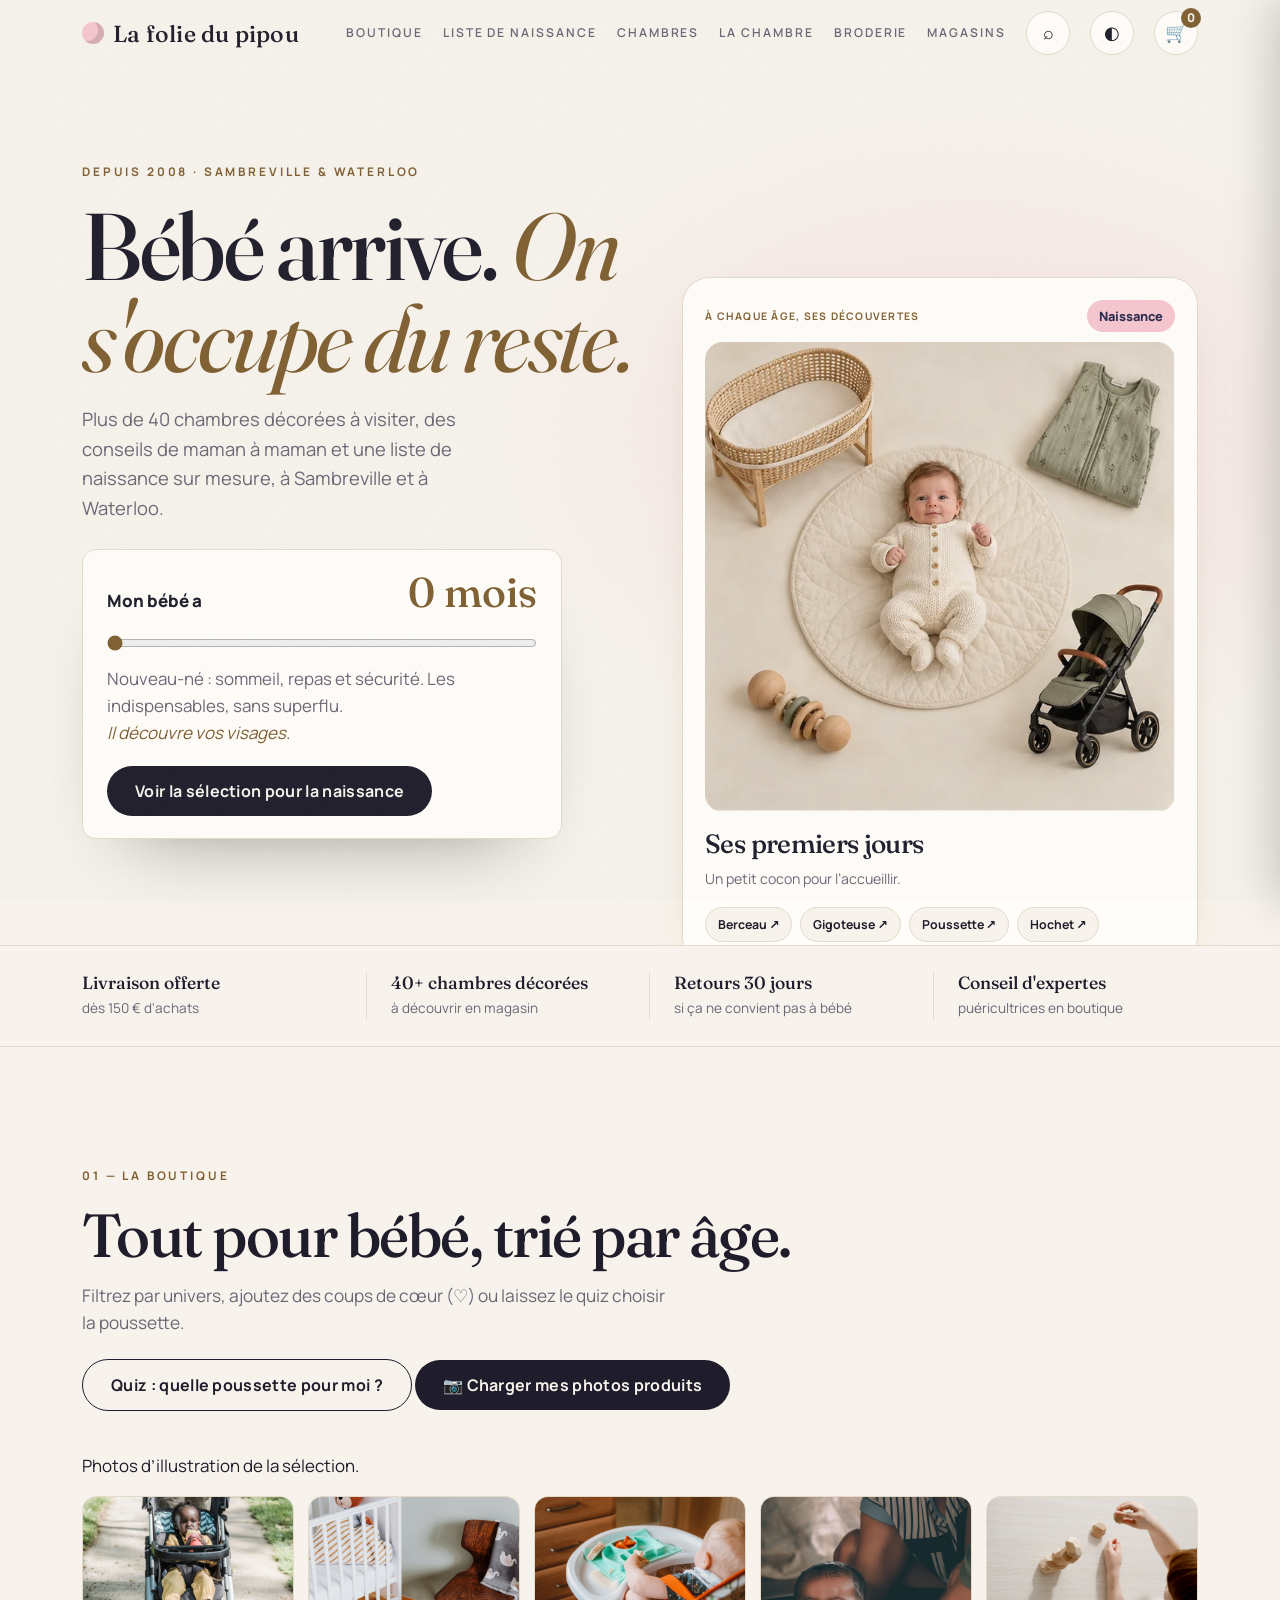
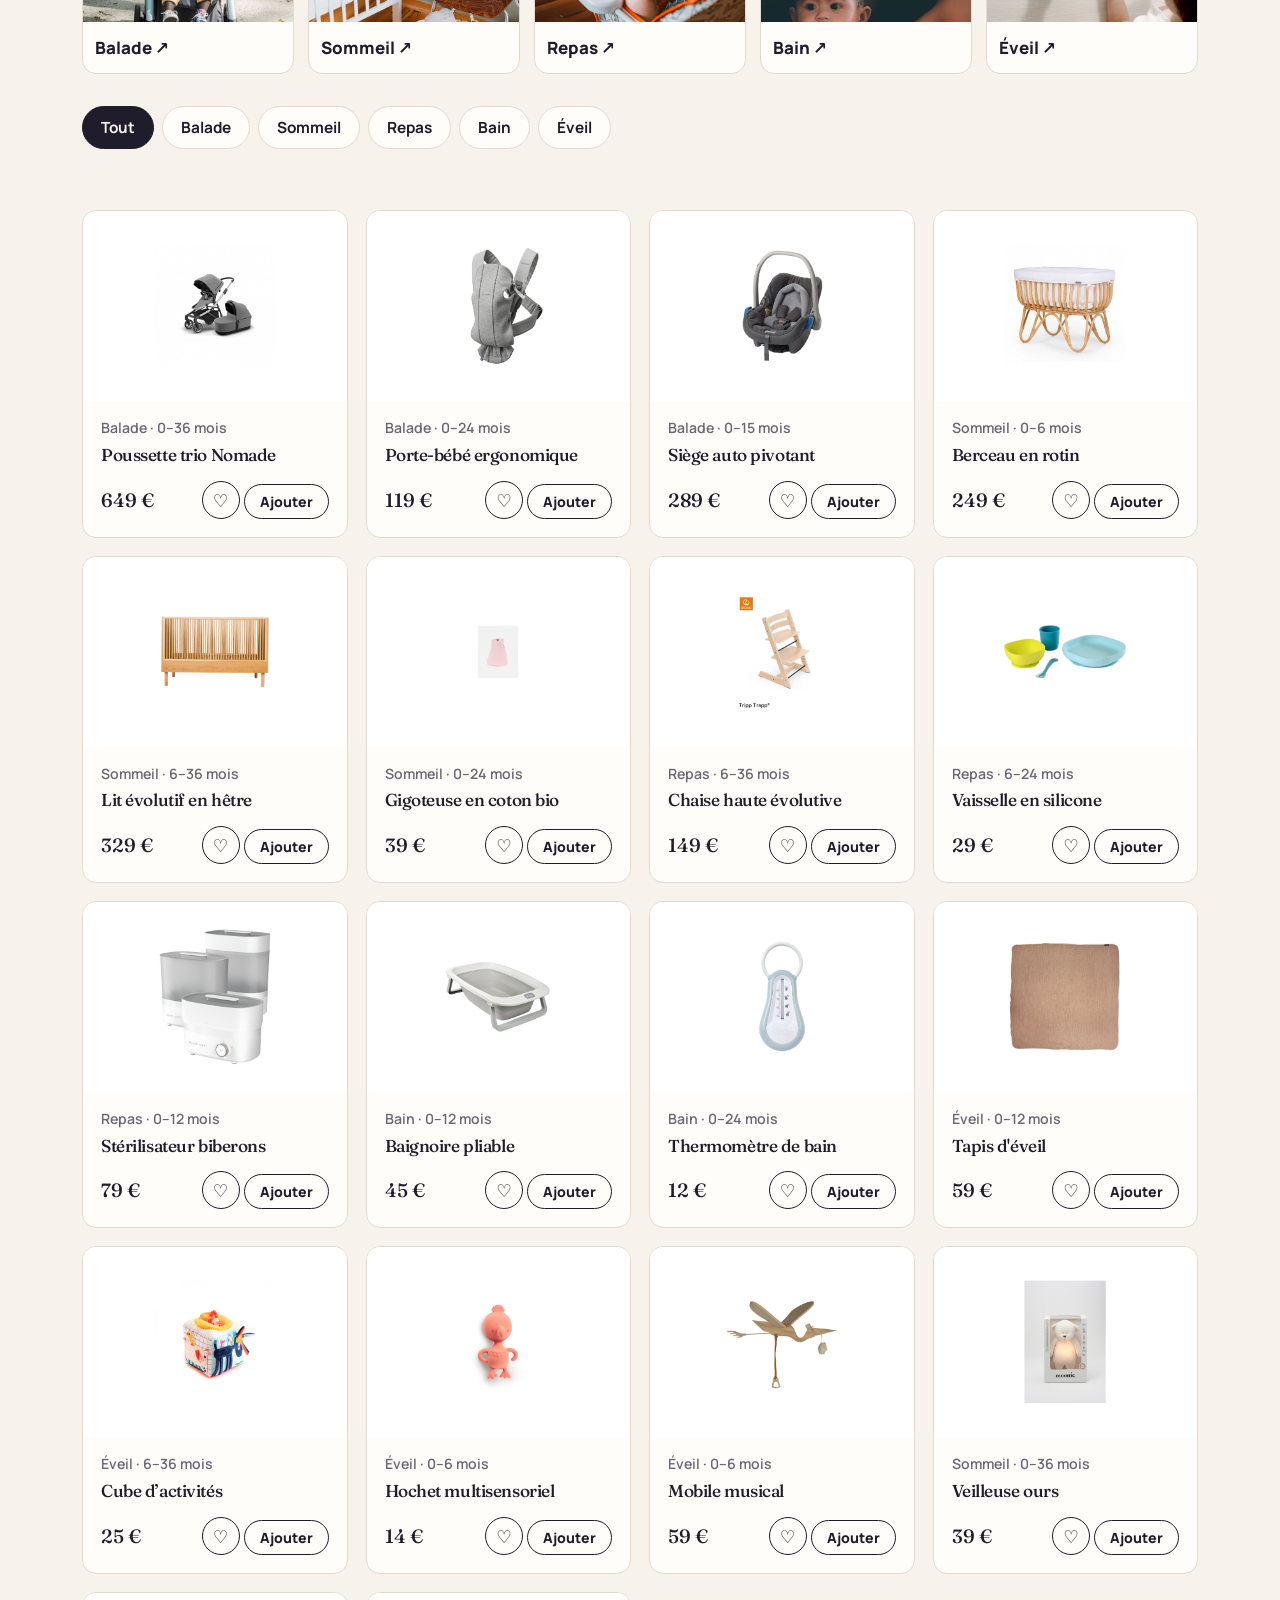
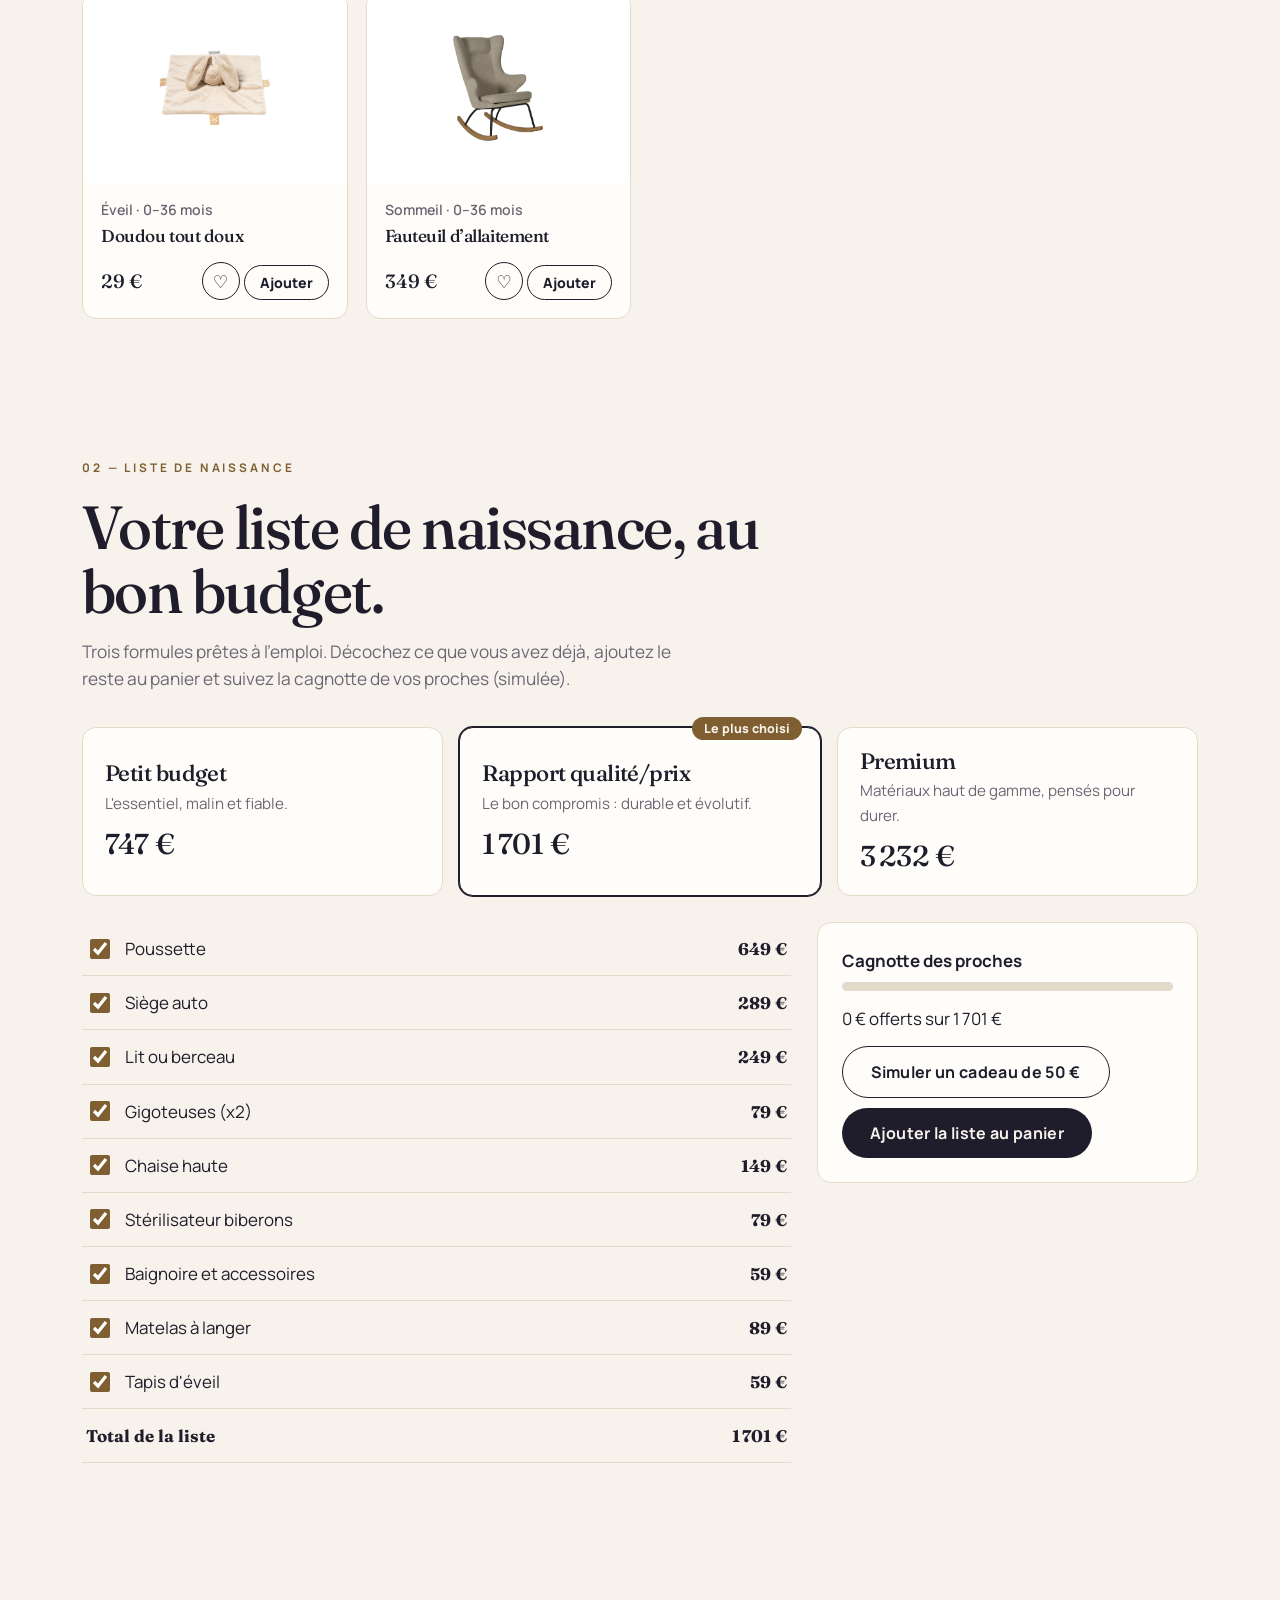
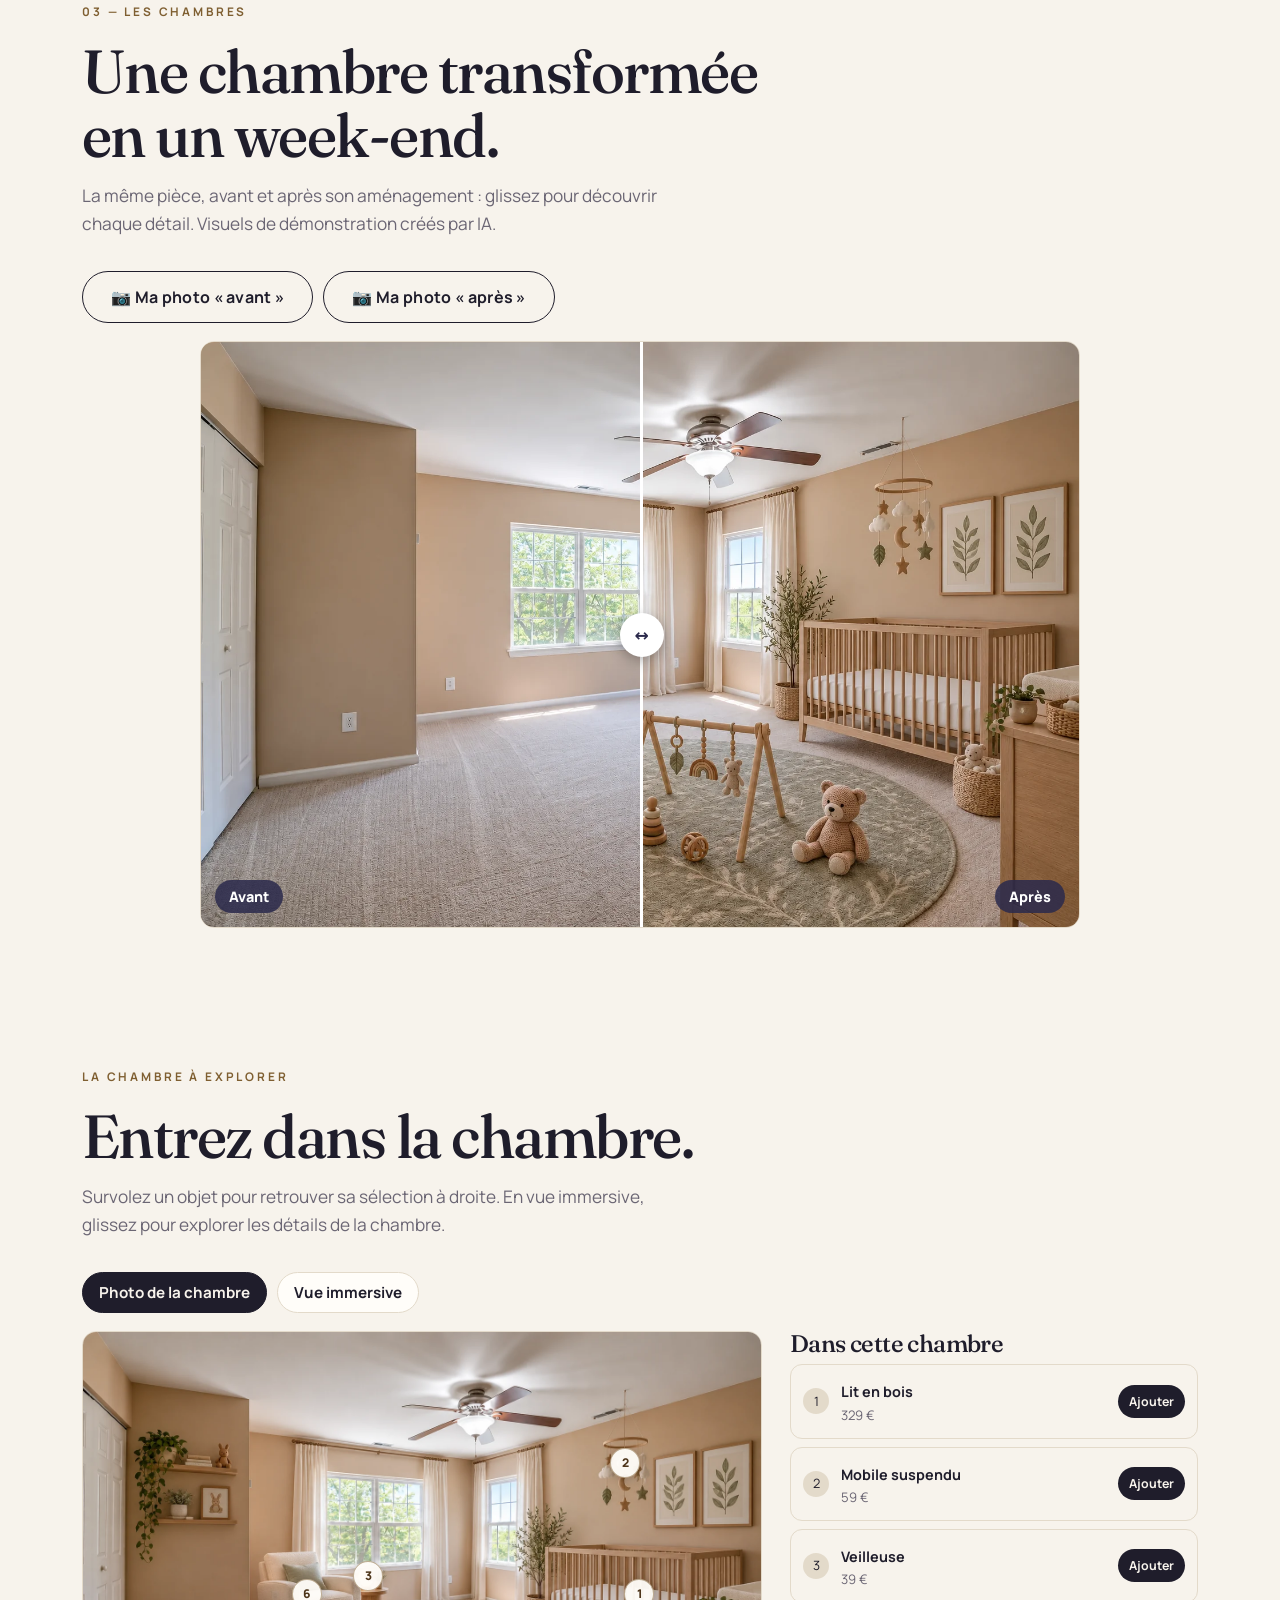
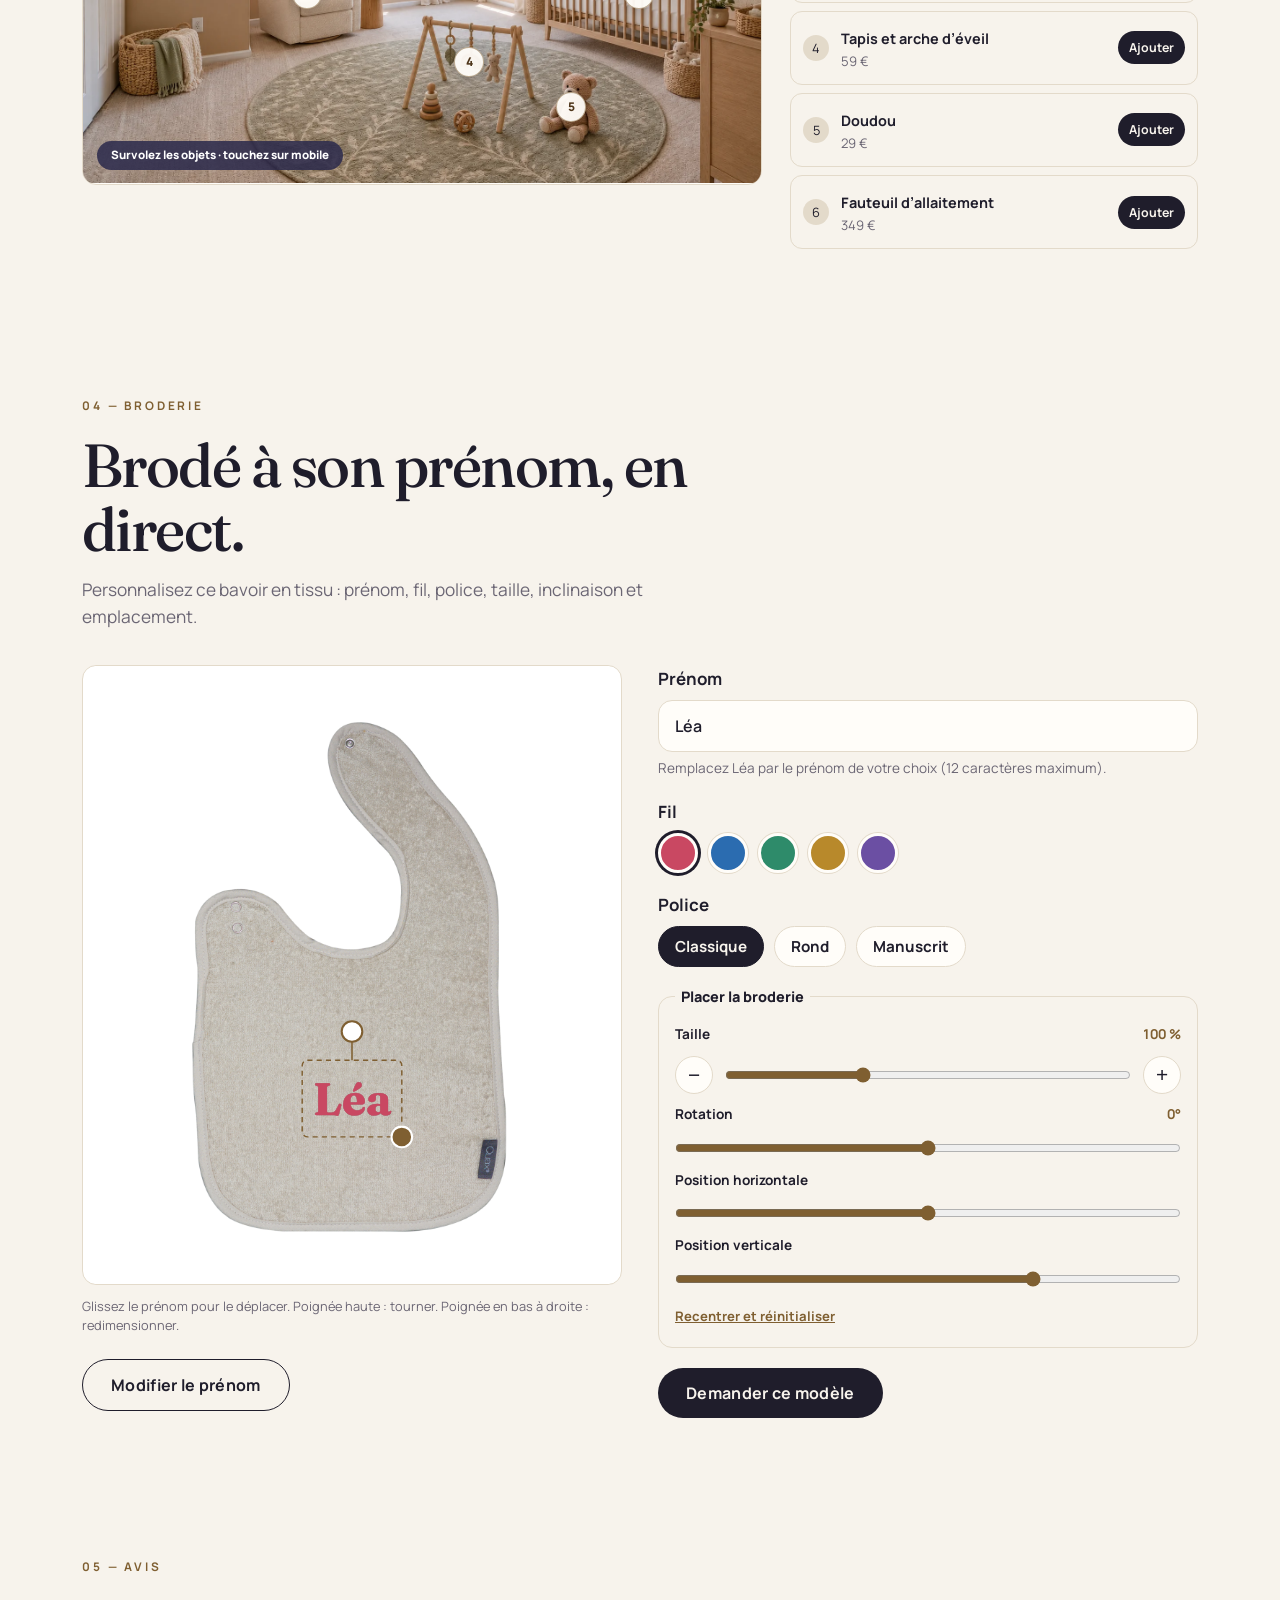
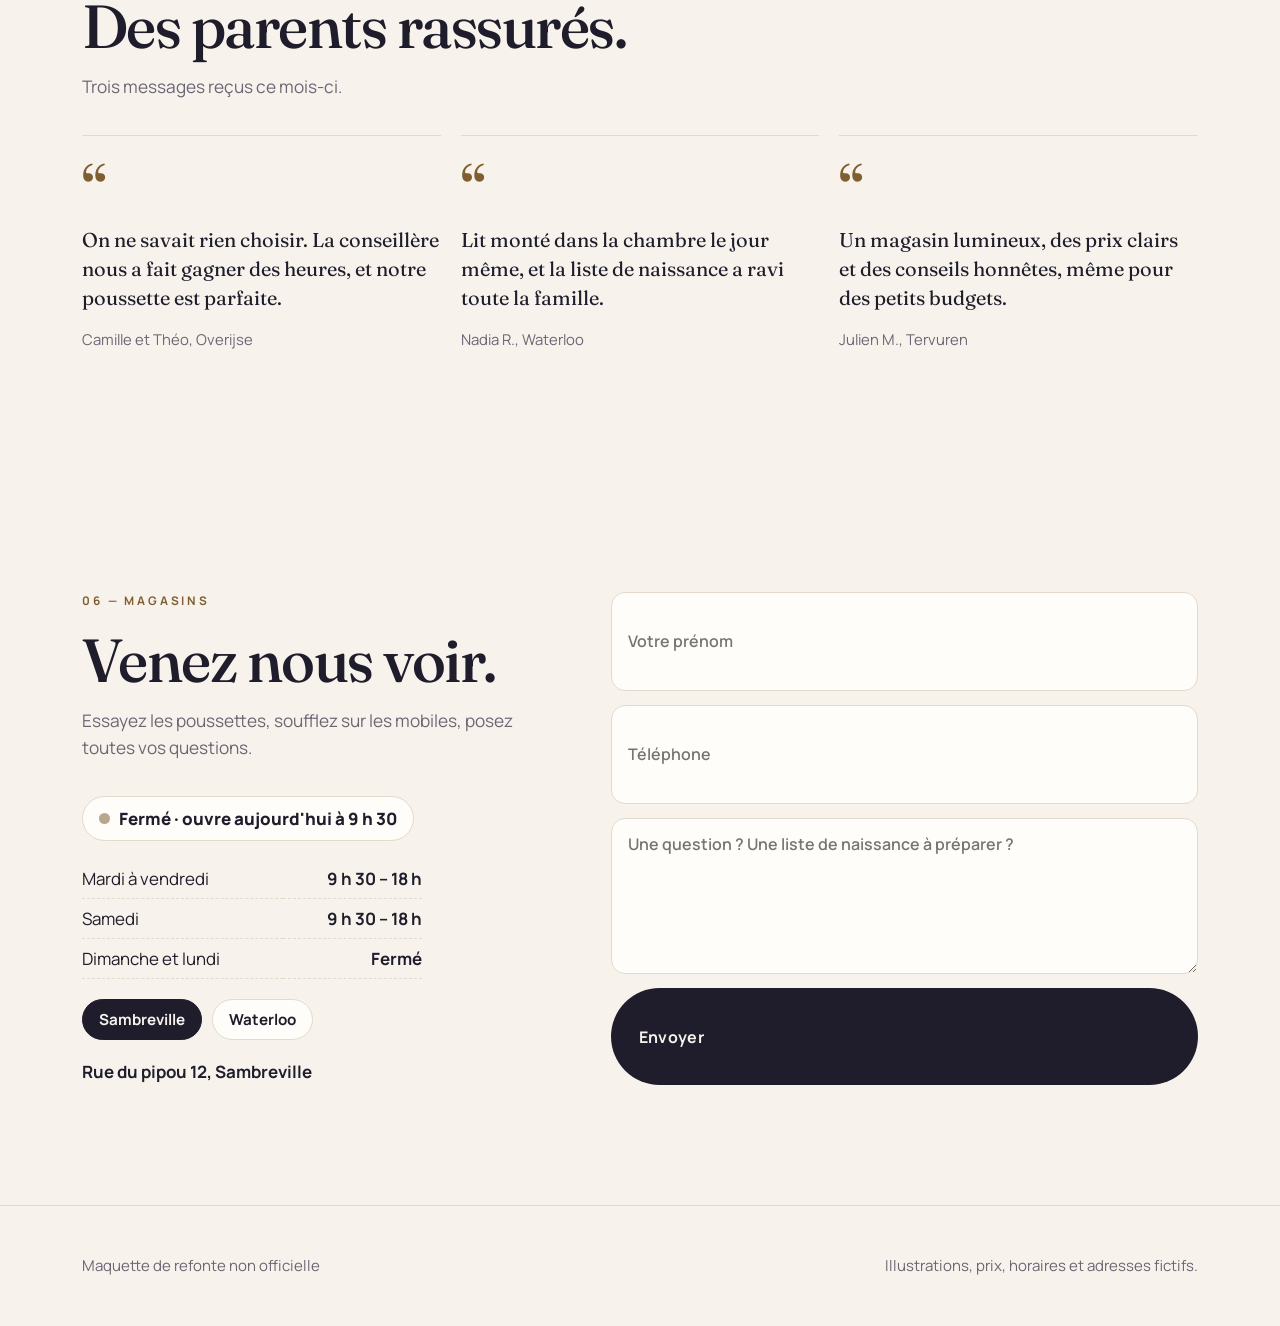
<file: puériculture1/index.html>
<!DOCTYPE html>
<html lang="fr">
<head>
<meta charset="utf-8">
<meta name="viewport" content="width=device-width, initial-scale=1, viewport-fit=cover">
<title>La folie du pipou — Maquette de refonte</title>
<meta name="description" content="Poussettes, sommeil, repas, bain et éveil : tout pour accueillir bébé, avec des conseillères puéricultrices.">
<link rel="preconnect" href="https://fonts.googleapis.com">
<link rel="stylesheet" href="https://fonts.googleapis.com/css2?family=Fraunces:ital,opsz,wght@0,9..144,500;0,9..144,700;1,9..144,400&family=Nunito:wght@800&family=Manrope:wght@400;500;700;800&display=swap">
<style>
:root{--bg:#FBF6EF;--surf:#fff;--ink:#2B2A4C;--mute:#66647F;--line:#EADFD2;--st:#F6C6CF;--ac:#C94862;--r:24px;--d:'Fraunces',Georgia,serif;--b:'Nunito',system-ui,sans-serif;box-sizing:border-box;padding-top:env(safe-area-inset-top,0px);padding-bottom:env(safe-area-inset-bottom,0px);color-scheme:light}
@media (prefers-color-scheme:dark){:root:not([data-theme="light"]){--bg:#17162B;--surf:#222142;--ink:#F4EFFA;--mute:#B1AEC9;--line:#363459;--ac:#F28AA0;color-scheme:dark}}
:root[data-theme="dark"]{--bg:#17162B;--surf:#222142;--ink:#F4EFFA;--mute:#B1AEC9;--line:#363459;--ac:#F28AA0;color-scheme:dark}
html{scroll-behavior:smooth;scroll-padding-top:80px}*,*::before,*::after{box-sizing:border-box}
body{margin:0;background:var(--bg);color:var(--ink);font:400 1.06rem/1.6 var(--b)}
h1,h2,h3{font-family:var(--d);margin:0;line-height:1.05;letter-spacing:-.02em}
:focus-visible{outline:3px solid var(--ac);outline-offset:3px;border-radius:8px}
.wrap{max-width:1160px;margin:0 auto;padding:0 22px}
header{position:sticky;top:env(safe-area-inset-top,0px);z-index:20;background:color-mix(in srgb,var(--bg) 85%,transparent);backdrop-filter:blur(12px);border-bottom:1px solid var(--line)}
.nav{display:flex;align-items:center;justify-content:space-between;height:66px;gap:12px}
.logo{font:800 1.45rem var(--d);text-decoration:none;color:inherit;display:flex;gap:9px;align-items:center}
.logo i{width:22px;height:22px;border-radius:50%;background:var(--st);box-shadow:inset -6px -3px 0 rgba(0,0,0,.13);transition:background .4s}
nav{display:flex;align-items:center;gap:20px}nav a{text-decoration:none;font-weight:600;color:var(--mute)}nav a:hover{color:var(--ink)}
@media(max-width:700px){nav a{display:none}}
.btn{display:inline-flex;align-items:center;gap:8px;background:var(--ink);color:var(--bg);padding:13px 24px;border-radius:99px;font:800 1rem var(--b);text-decoration:none;border:0;cursor:pointer;transition:transform .2s}
.btn:hover{transform:translateY(-2px)}.btn.ac{background:var(--ac);color:#fff}
.ib{position:relative;background:var(--surf);border:1px solid var(--line);color:var(--ink);width:44px;height:44px;border-radius:50%;cursor:pointer;font-size:1.15rem}
#cc{position:absolute;top:-4px;right:-4px;background:var(--ac);color:#fff;min-width:20px;height:20px;border-radius:99px;font:800 .75rem/20px var(--b);text-align:center}
#cc.bump{animation:bp .4s}@keyframes bp{50%{transform:scale(1.5)}}
.hero{background:radial-gradient(760px 520px at 76% 42%,color-mix(in srgb,var(--st) 85%,transparent),transparent 70%),var(--bg);overflow:hidden}
.hero .wrap{display:grid;grid-template-columns:1.05fr .95fr;gap:30px;align-items:center;padding-top:54px;padding-bottom:64px}
@media(max-width:900px){.hero .wrap{grid-template-columns:1fr}}
h1{font-size:clamp(2.7rem,6.4vw,5.2rem);font-weight:800}h1 em{color:var(--ac);font-weight:700}
.lead{font-size:1.2rem;color:var(--mute);max-width:36ch;margin:20px 0 26px}
.age{background:var(--surf);border:1px solid var(--line);border-radius:var(--r);padding:22px 24px;max-width:480px;box-shadow:0 14px 40px -22px rgba(43,42,76,.4)}
.age label{font-weight:800;display:flex;justify-content:space-between;align-items:baseline}
.age b{font:800 2.6rem/1 var(--d);color:var(--ac)}
.age input{width:100%;margin:14px 0 6px;accent-color:var(--ac);height:30px}
.age p{margin:0 0 16px;min-height:3.2em;color:var(--mute)}
.mob{width:min(430px,100%);margin:0 auto;display:block;overflow:visible}
.mob path,.mob line,.mob circle,.mob polygon{stroke:#2B2A4C;stroke-width:3;stroke-linejoin:round;stroke-linecap:round}
.mob .sh{fill:var(--st);transition:fill .4s}
.sw{transform-origin:0 0;animation:sw 4.2s ease-in-out infinite alternate}.sw:nth-child(2){animation-delay:-1.4s}.sw:nth-child(3){animation-delay:-2.8s}
@keyframes sw{from{transform:rotate(-6deg)}to{transform:rotate(6deg)}}
.band{background:var(--surf);border-block:1px solid var(--line)}
.band .wrap{display:grid;grid-template-columns:repeat(4,1fr);gap:18px;padding-block:26px}
@media(max-width:800px){.band .wrap{grid-template-columns:1fr 1fr}}
.band b{display:block;font:800 1.15rem var(--d)}.band span{color:var(--mute);font-size:.94rem}
section{padding:92px 0}h2{font-size:clamp(2rem,4.4vw,3.3rem);font-weight:800;max-width:19ch}
.sub{color:var(--mute);max-width:54ch;margin:14px 0 34px}
.tabs{display:flex;gap:8px;flex-wrap:wrap;margin-bottom:12px}
.tabs button{font:700 .96rem var(--b);padding:10px 18px;border-radius:99px;border:1px solid var(--line);background:var(--surf);color:var(--ink);cursor:pointer}
.tabs button[aria-selected=true]{background:var(--ink);color:var(--bg);border-color:var(--ink)}
#fn{min-height:2.2em;color:var(--mute);margin-bottom:12px}#fn button{all:unset;cursor:pointer;color:var(--ac);font-weight:800;text-decoration:underline}
.grid{display:grid;grid-template-columns:repeat(4,1fr);gap:18px}
@media(max-width:1000px){.grid{grid-template-columns:repeat(3,1fr)}}@media(max-width:720px){.grid{grid-template-columns:1fr 1fr}}@media(max-width:430px){.grid{grid-template-columns:1fr}}
.card{background:var(--surf);border:1px solid var(--line);border-radius:var(--r);overflow:hidden;display:flex;flex-direction:column;animation:in .45s both;transition:transform .25s,box-shadow .25s}
.card:hover{transform:translateY(-5px);box-shadow:0 18px 36px -20px rgba(43,42,76,.5)}
.card svg{display:block;width:100%;height:auto}
.card div{padding:16px 18px 18px;display:flex;flex-direction:column;gap:5px;flex:1}
.card small{color:var(--mute);font-weight:600}.card h3{font-size:1.08rem;line-height:1.2}
.card .pr{margin-top:auto;display:flex;justify-content:space-between;align-items:center;padding-top:10px;font:800 1.2rem var(--d)}
.card .pr button{background:var(--ink);color:var(--bg);border:0;border-radius:99px;padding:8px 14px;font:800 .88rem var(--b);cursor:pointer}
@keyframes in{from{opacity:0;transform:translateY(18px)}}
.ba{position:relative;max-width:880px;margin:0 auto;border-radius:var(--r);overflow:hidden;border:1px solid var(--line);aspect-ratio:4/3;max-height:580px;user-select:none}
#aft,#bef,.ba svg{position:absolute;inset:0;width:100%;height:100%}#bef{clip-path:inset(0 50% 0 0)}
.ln{position:absolute;top:0;bottom:0;left:50%;width:3px;background:#fff;pointer-events:none}
.ln::after{content:"↔";position:absolute;top:50%;left:50%;transform:translate(-50%,-50%);background:#fff;color:#2B2A4C;width:44px;height:44px;border-radius:50%;display:grid;place-items:center;font-weight:800;box-shadow:0 4px 14px rgba(0,0,0,.3)}
.ba input{position:absolute;inset:0;width:100%;height:100%;opacity:0;cursor:ew-resize;margin:0}
.lb{position:absolute;bottom:14px;padding:5px 14px;border-radius:99px;background:rgba(43,42,76,.85);color:#fff;font-weight:800;font-size:.9rem}
.rev{display:grid;grid-template-columns:repeat(3,1fr);gap:20px}@media(max-width:900px){.rev{grid-template-columns:1fr}}
.rev figure{margin:0;background:var(--surf);border:1px solid var(--line);border-radius:var(--r);padding:28px}
.rev blockquote{margin:0 0 16px;font:500 1.15rem/1.45 var(--d)}.rev figcaption{color:var(--mute);font-size:.93rem}
.shop{display:grid;grid-template-columns:.9fr 1.1fr;gap:48px}@media(max-width:850px){.shop{grid-template-columns:1fr}}
.op{display:inline-flex;gap:9px;align-items:center;font-weight:800;background:var(--surf);border:1px solid var(--line);border-radius:99px;padding:8px 16px;margin-bottom:18px}
.op i{width:11px;height:11px;border-radius:50%;background:#2e9e6a;animation:pl 2s infinite}.op.off i{background:#b9a68f;animation:none}
@keyframes pl{50%{box-shadow:0 0 0 7px rgba(46,158,106,.2)}}
table{border-collapse:collapse;width:100%;max-width:340px}td{padding:6px 0;border-bottom:1px dashed var(--line)}td:last-child{text-align:right;font-weight:700}
form{display:grid;gap:14px}input.t,textarea{font:600 1rem var(--b);padding:14px 16px;border-radius:14px;border:1px solid var(--line);background:var(--surf);color:var(--ink);width:100%}textarea{min-height:110px;resize:vertical}
.ok{display:none;background:color-mix(in srgb,#2e9e6a 18%,transparent);border-radius:14px;padding:16px;font-weight:800}
footer{border-top:1px solid var(--line);padding:32px 0;color:var(--mute);font-size:.94rem}footer .wrap{display:flex;justify-content:space-between;gap:14px;flex-wrap:wrap}
#ov{position:fixed;inset:0;background:rgba(20,19,40,.5);opacity:0;pointer-events:none;transition:opacity .3s;z-index:40}
#cart{position:fixed;top:0;right:0;bottom:0;width:min(410px,100%);background:var(--bg);z-index:50;transform:translateX(105%);transition:transform .35s cubic-bezier(.2,.8,.2,1);display:flex;flex-direction:column;padding:calc(20px + env(safe-area-inset-top,0px)) 22px calc(20px + env(safe-area-inset-bottom,0px));box-shadow:-20px 0 50px rgba(0,0,0,.25)}
body.co #cart{transform:none}body.co #ov{opacity:1;pointer-events:auto}
#cart h3{font-size:1.6rem;display:flex;justify-content:space-between;align-items:center}
#ci{flex:1;overflow:auto;margin:16px 0}.ln2{display:flex;gap:10px;align-items:center;padding:12px 0;border-bottom:1px solid var(--line)}.ln2 span{flex:1;font-weight:700;line-height:1.25}
.ln2 button{width:30px;height:30px;border-radius:50%;border:1px solid var(--line);background:var(--surf);color:var(--ink);cursor:pointer;font-weight:800}
.bar{height:9px;background:var(--line);border-radius:9px;overflow:hidden;margin:8px 0 14px}.bar i{display:block;height:100%;background:var(--ac);transition:width .4s}
.tot{display:flex;justify-content:space-between;font:800 1.4rem var(--d);margin-bottom:14px}
.br{display:grid;grid-template-columns:1fr 1fr;gap:36px;align-items:center}@media(max-width:850px){.br{grid-template-columns:1fr}}
.chips{display:flex;gap:10px;flex-wrap:wrap;margin:8px 0 18px}.chips button:not(.btn){font:700 .95rem var(--b);padding:9px 16px;border-radius:99px;border:1px solid var(--line);background:var(--surf);color:var(--ink);cursor:pointer}
.chips button[aria-pressed=true]{background:var(--ink);color:var(--bg);border-color:var(--ink)}.chips .sw2{width:40px;height:40px;padding:0;border:3px solid var(--surf)!important;box-shadow:0 0 0 1px var(--line)}.chips .sw2[aria-pressed=true]{box-shadow:0 0 0 3px var(--ink)}
#bv{width:100%;height:auto;border-radius:var(--r)}#bt{font-size:46px;transition:fill .3s}
dialog{border:0;border-radius:var(--r);padding:28px;width:min(460px,calc(100% - 32px));background:var(--bg);color:var(--ink)}dialog::backdrop{background:rgba(20,19,40,.55)}#qc h3{font-size:1.7rem}#qc p{color:var(--mute)}.hb{font-size:1.1rem!important;padding:6px 10px!important}
.tiers{display:grid;grid-template-columns:repeat(3,1fr);gap:16px;margin-bottom:26px}@media(max-width:800px){.tiers{grid-template-columns:1fr}}
.tier{text-align:left;font:inherit;color:var(--ink);background:var(--surf);border:2px solid var(--line);border-radius:var(--r);padding:22px;cursor:pointer;position:relative}.tier[aria-checked=true]{border-color:var(--ac);box-shadow:0 14px 30px -20px var(--ac)}
.tier h3{font-size:1.4rem;margin-bottom:6px}.tier p{margin:0 0 10px;color:var(--mute);font-size:.95rem}.tier b{font:800 1.8rem var(--d)}.tier em{position:absolute;top:-11px;right:18px;background:var(--ac);color:#fff;font:800 .78rem var(--b);padding:3px 12px;border-radius:99px}
.lst2{display:grid;grid-template-columns:1.3fr .7fr;gap:26px;align-items:start}@media(max-width:850px){.lst2{grid-template-columns:1fr}}
.it{display:flex;align-items:center;gap:12px;padding:13px 4px;border-bottom:1px solid var(--line)}.it span{flex:1}.it input{width:20px;height:20px;accent-color:var(--ac)}.it b{font-family:var(--d)}
.gift{background:var(--surf);border:1px solid var(--line);border-radius:var(--r);padding:24px;position:sticky;top:90px}.gift p{margin:0 0 14px}
:root{--bg:#F7F3EC;--surf:#FFFDF9;--ink:#1F1D2B;--mute:#6B6674;--line:#E3DACA;--ac:#7F5F31;--r:14px;--b:'Manrope',system-ui,sans-serif}
@media (prefers-color-scheme:dark){:root:not([data-theme="light"]){--bg:#121019;--surf:#1A1723;--ink:#F3EEE4;--mute:#A9A3B5;--line:#2E2A3A;--ac:#D2B27A}}
:root[data-theme="dark"]{--bg:#121019;--surf:#1A1723;--ink:#F3EEE4;--mute:#A9A3B5;--line:#2E2A3A;--ac:#D2B27A}
::selection{background:var(--ac);color:var(--bg)}
body::before{content:"";position:fixed;inset:0;pointer-events:none;z-index:60;opacity:.06;background:url("data:image/svg+xml,%3Csvg xmlns='http://www.w3.org/2000/svg' width='160' height='160'%3E%3Cfilter id='n'%3E%3CfeTurbulence type='fractalNoise' baseFrequency='.8' numOctaves='2'/%3E%3C/filter%3E%3Crect width='100%25' height='100%25' filter='url(%23n)'/%3E%3C/svg%3E")}
h1,h2,h3{font-weight:500;letter-spacing:-.025em}
h1{font-size:clamp(3rem,7.4vw,6.2rem);line-height:.98;max-width:12ch}h1 em{font-style:italic;font-weight:400;color:var(--ac)}h2{font-size:clamp(2.2rem,4.8vw,3.8rem)}
.eb{display:block;font:700 .74rem var(--b);letter-spacing:.24em;text-transform:uppercase;color:var(--ac);margin-bottom:20px}
header{background:transparent;border-bottom:1px solid transparent;backdrop-filter:none;transition:background .3s,border-color .3s}header.sc{background:color-mix(in srgb,var(--bg) 88%,transparent);border-color:var(--line);backdrop-filter:blur(14px)}
.logo{font-weight:500;letter-spacing:.01em}nav a{font-size:.76rem;letter-spacing:.16em;text-transform:uppercase}
.btn{font-weight:700;letter-spacing:.02em;padding:14px 28px}.btn:not(.ac){background:transparent;color:var(--ink);border:1px solid var(--ink)}.btn:not(.ac):hover{background:var(--ink);color:var(--bg)}.btn.ac{background:var(--ink);color:var(--bg)}
#cc,.tier em{color:var(--bg)}
.hero{background:radial-gradient(700px 480px at 76% 42%,color-mix(in srgb,var(--st) 40%,transparent),transparent 70%),var(--bg)}
.hero .wrap{padding-top:90px;padding-bottom:100px}.lead{font-size:1.15rem}
.age{box-shadow:0 40px 80px -50px rgba(0,0,0,.45)}.age b{font-weight:500}
.mob path,.mob line,.mob circle,.mob polygon{stroke:var(--ink);stroke-width:2}
section{padding:120px 0}.sub{font-size:1.08rem}
.band{background:transparent}.band .wrap>div+div{border-left:1px solid var(--line);padding-left:24px}@media(max-width:800px){.band .wrap>div+div{border:0;padding:0}}.band b{font-weight:500;font-size:1.1rem}.band span{font-size:.85rem}
.card{box-shadow:none}.card:hover{transform:translateY(-4px);border-color:var(--ac);box-shadow:0 24px 40px -30px rgba(0,0,0,.4)}.card svg{filter:saturate(.65)}
.card .pr{font-weight:500}.card .pr button{background:transparent;color:var(--ink);border:1px solid var(--ink);padding:7px 15px}.card .pr button:hover{background:var(--ink);color:var(--bg)}
.tier{border-width:1px}.tier[aria-checked=true]{border-color:var(--ink);box-shadow:0 0 0 1px var(--ink)}.tier b{font-weight:500}
.rev figure{background:transparent;border:0;border-top:1px solid var(--line);border-radius:0;padding:28px 0 0}.rev blockquote::before{content:"\201C";display:block;font:500 4rem/.8 var(--d);color:var(--ac);margin-bottom:10px}.rev blockquote{font-weight:400;font-size:1.25rem}
.rv{opacity:0;transform:translateY(30px);transition:opacity 1s cubic-bezier(.2,.7,.2,1),transform 1s cubic-bezier(.2,.7,.2,1)}.rv.in{opacity:1;transform:none}
.hero .eb,.hero h1,.hero .lead,.hero .age{animation:in 1s cubic-bezier(.2,.7,.2,1) both}.hero h1{animation-delay:.1s}.hero .lead{animation-delay:.2s}.hero .age{animation-delay:.3s}
footer{padding:48px 0}
.age p{min-height:5em}#sd input{margin-bottom:14px}#sd,#pd{width:min(560px,calc(100% - 32px))}
.vis{display:grid;grid-template-columns:1.5fr .9fr;gap:28px;align-items:start}@media(max-width:900px){.vis{grid-template-columns:1fr}}
.vz{position:relative;aspect-ratio:4/3;border-radius:var(--r);overflow:hidden;border:1px solid var(--line);touch-action:pan-y;cursor:grab;background:var(--surf)}#vc{position:absolute;inset:0}#vc canvas{position:absolute;inset:0;width:100%;height:100%}
.pin{position:absolute;transform:translate(-50%,-50%);width:34px;height:34px;padding:0;border-radius:50%;border:0;background:var(--surf);color:var(--ink);font:800 1.1rem var(--b);cursor:pointer;box-shadow:0 0 0 3px color-mix(in srgb,var(--ink) 25%,transparent),0 6px 16px rgba(0,0,0,.3);animation:pl2 2.2s infinite}.pin.on{background:var(--ink);color:var(--bg)}
@keyframes pl2{50%{box-shadow:0 0 0 9px color-mix(in srgb,var(--ink) 10%,transparent),0 6px 16px rgba(0,0,0,.3)}}
.it.on{background:color-mix(in srgb,var(--ac) 10%,transparent)}
@media(prefers-reduced-motion:reduce){*{animation:none!important;scroll-behavior:auto!important;transition:none!important}}
.hero-photo{margin:0;position:relative;align-self:stretch;min-height:480px;border-radius:160px 160px 20px 20px;overflow:hidden;background:var(--line)}
.hero-photo img{display:block;width:100%;height:100%;position:absolute;inset:0;object-fit:cover;object-position:center 58%}
.hero-photo figcaption{position:absolute;bottom:20px;left:20px;right:20px;padding:14px 18px;border-radius:12px;background:rgba(255,253,249,.94);color:#1F1D2B;font-family:var(--d);font-size:1.15rem}
.universe-photos{display:grid;grid-template-columns:repeat(5,minmax(0,1fr));gap:14px;margin:0 0 32px}
.universe-photo{padding:0;text-align:left;font:inherit;color:var(--ink);background:var(--surf);border:1px solid var(--line);border-radius:var(--r);overflow:hidden;cursor:pointer;transition:transform .2s}
.universe-photo:hover{transform:translateY(-4px)}.universe-photo img{display:block;width:100%;aspect-ratio:16/9;height:125px;object-fit:cover}.universe-photo span{display:block;padding:12px;font-weight:800}
@media(max-width:900px){.hero-photo{min-height:460px;max-width:580px;width:100%;justify-self:center}}
@media(max-width:600px){.universe-photos{grid-template-columns:repeat(2,minmax(0,1fr));gap:12px}.universe-photo:last-child{grid-column:1/-1}.universe-photo:last-child img{aspect-ratio:2/1}.hero-photo{min-height:390px}}
.product-photo{display:block;width:100%;height:190px;object-fit:contain;background:#fff;padding:16px;flex-shrink:0}
#pc .product-photo{height:240px}.room-photo{position:absolute;inset:0;width:100%;height:100%;object-fit:cover;display:block}
#bef .room-photo,#aft .room-photo{object-position:center}#visit-room-photo{z-index:2;pointer-events:none;object-position:center 55%}
.vz:not(.photo-mode) #visit-room-photo{display:none}.vz.photo-mode{cursor:default}.vz.photo-mode .pin{visibility:hidden}.vz .visit-hint{z-index:3}
[hidden]{display:none!important}.ba{aspect-ratio:16/10;max-height:480px}.vz{aspect-ratio:16/11}
@media(max-width:600px){.universe-photo img{height:110px;aspect-ratio:16/9}.universe-photo:last-child img{height:110px;aspect-ratio:16/9}.product-photo{height:175px}}

.ba{aspect-ratio:3/2;max-height:none;max-width:880px}.vz{aspect-ratio:3/2;cursor:default;isolation:isolate;touch-action:pan-y}
.room-stage{position:absolute;inset:0;transform-origin:center;will-change:transform}.room-stage #visit-room-photo{position:absolute;inset:0;width:100%;height:100%;object-fit:fill;display:block!important;pointer-events:none;user-select:none;z-index:0}
.object-zone{position:absolute;border:2px solid transparent;border-radius:16px;background:transparent;padding:0;cursor:pointer;z-index:1;transition:background .18s,border-color .18s}
.object-zone.on,.object-zone:focus-visible{background:rgba(255,249,230,.15);border-color:rgba(255,255,255,.85);box-shadow:0 0 0 1px rgba(100,75,40,.2)}
.room-pin{position:absolute;transform:translate(-50%,-50%);display:grid;place-items:center;width:30px;height:30px;background:rgba(255,253,249,.95);color:#4e361b;border:1px solid rgba(127,95,49,.5);border-radius:50%;font:800 12px var(--b);box-shadow:0 2px 12px #0003}
.object-zone.on .room-pin{background:#7F5F31;color:#fff;box-shadow:0 0 0 5px #fff8}.visit-hint{pointer-events:none;font-size:.72rem!important}.vz.immersive-mode{cursor:grab;touch-action:none}.vz.dragging{cursor:grabbing}
.room-item{border:1px solid var(--line);border-radius:12px;margin-bottom:8px;padding:12px;transition:background .18s,border-color .18s,box-shadow .18s}
.room-item.on{background:color-mix(in srgb,var(--ac) 24%,var(--surf));border-color:var(--ac);box-shadow:inset 5px 0 var(--ac),0 4px 16px #7f5f312a}
.room-number{display:grid;place-items:center;width:26px;height:26px;flex:0 0 26px!important;border-radius:50%;background:var(--line);font-size:.8rem}.room-item.on .room-number{background:var(--ac);color:var(--bg)}
.room-product{font:700 .9rem var(--b);background:none;border:0;color:var(--ink);padding:0;text-align:left;cursor:pointer}.room-item small{display:block;color:var(--mute);font-size:.82rem}.room-add{font:700 .77rem var(--b);padding:8px 11px;border-radius:99px;background:var(--ink);color:var(--bg);border:0;cursor:pointer}
@media(max-width:600px){.room-pin{width:24px;height:24px;font-size:10px}.room-item{padding:10px}.visit-hint{font-size:.6rem!important;bottom:8px}}

.age-visual{position:relative;top:120px;margin:0;padding:22px;border:1px solid var(--line);border-radius:28px;background:var(--surf);box-shadow:0 18px 55px -32px #7f5f3155;min-width:0;align-self:center}
.growth-header{display:flex;align-items:center;justify-content:space-between;gap:12px;margin-bottom:10px}.growth-header .eb{margin:0;font-size:.65rem;letter-spacing:.12em}.growth-age{flex-shrink:0;border-radius:99px;padding:6px 12px;background:var(--st);color:#2B2A4C;font-size:.8rem;font-weight:800}
.growth-scene{position:relative;width:100%;aspect-ratio:1;overflow:hidden;border-radius:18px;background-color:#f8f4eb}.growth-scene img{position:absolute;inset:0 auto auto 0;width:200%;height:200%;max-width:none;display:block;object-fit:fill;transform:translate(0,0)}
.age-visual figcaption{padding:18px 0 0}.age-visual h2{font-size:1.65rem;max-width:none}.age-visual figcaption p{font-size:.88rem;color:var(--mute);margin:10px 0 16px}
.growth-products{display:flex;flex-wrap:wrap;gap:8px}.growth-products button{font:700 .77rem var(--b);color:var(--ink);background:var(--bg);border:1px solid var(--line);border-radius:99px;padding:8px 12px;cursor:pointer}.growth-products button:hover{border-color:var(--ac);color:var(--ac)}
@media(max-width:900px){.age-visual{top:0;width:100%;max-width:540px;justify-self:center}.hero .wrap{gap:28px}}@media(max-width:500px){.age-visual{padding:16px}.growth-header .eb{max-width:20ch}.age-visual h2{font-size:1.45rem}}

.embroidery-preview{min-width:0}#bv{display:block;max-height:620px;aspect-ratio:5/6;background:#fff;border:1px solid var(--line);touch-action:none;user-select:none}
#bt{filter:drop-shadow(.5px .8px .35px #0004);cursor:move;transition:fill .2s;user-select:none}#emb-box{cursor:move}#emb-transform:focus-visible{outline:none}#emb-transform:focus-visible #emb-box{stroke-width:2.5;stroke-dasharray:none}#emb-rotate{cursor:grab}#emb-resize{cursor:nwse-resize}.emb-dragging #bt,.emb-dragging #emb-box{cursor:grabbing}.emb-help{color:var(--mute);font-size:.8rem;line-height:1.5;margin:12px 0}
.emb-controls{border:1px solid var(--line);border-radius:14px;padding:16px;margin:6px 0 20px;display:grid;gap:10px}.emb-controls legend{padding:0 6px;font-size:.9rem;font-weight:800}.emb-controls label{display:flex;justify-content:space-between;font-size:.85rem;font-weight:700}.emb-controls output{color:var(--ac);font-variant-numeric:tabular-nums}.emb-controls input{width:100%;accent-color:var(--ac);min-height:24px;margin:0}.emb-scale{display:flex;align-items:center;gap:12px}.emb-scale button{flex:0 0 38px;height:38px;border:1px solid var(--line);border-radius:50%;background:var(--surf);color:var(--ink);font-size:1.3rem;cursor:pointer}.emb-reset{justify-self:start;border:0;background:transparent;padding:6px 0;color:var(--ac);font:700 .82rem var(--b);text-decoration:underline;cursor:pointer}
#broderie .br{align-items:start}

.mobile-menu-toggle,.mobile-growth-controls,.mobile-growth-cta,.mobile-hero-lead{display:none}
.mobile-menu{display:grid;padding-top:8px;padding-bottom:18px;max-height:calc(100dvh - 70px);overflow:auto;border-top:1px solid var(--line)}.mobile-menu a,.mobile-menu button{display:flex;align-items:center;justify-content:space-between;width:100%;padding:14px 8px;border:0;border-bottom:1px solid var(--line);background:none;color:var(--ink);font:700 .95rem var(--b);letter-spacing:0;text-transform:none;text-decoration:none;text-align:left;cursor:pointer}.mobile-menu a:hover,.mobile-menu button:hover{color:var(--ac);background:var(--surf)}
@media(max-width:1000px){.nav nav>a{display:none}.mobile-menu-toggle{display:inline-flex;gap:8px;align-items:center;border:1px solid var(--line);background:var(--surf);color:var(--ink);font:800 .85rem var(--b);padding:9px 12px;border-radius:12px;cursor:pointer;min-height:42px}.mobile-menu-toggle span{font:400 1.35rem/1 var(--b)}.nav nav{gap:8px}}
@media(max-width:700px){header .nav{height:64px;padding-inline:16px;gap:6px}.logo{font-size:1.05rem;letter-spacing:0;gap:6px;white-space:nowrap}.logo i{width:15px;height:15px;flex-shrink:0}.nav .ib{width:36px;height:36px;font-size:1rem}.nav nav{gap:6px}#sb{display:none}.mobile-menu-toggle{font-size:.78rem;padding:8px 10px;min-height:38px}.hero .wrap{padding:24px 16px 32px;gap:20px}.hero-intro h1{font-size:clamp(1.8rem,7.8vw,2.5rem);line-height:1.1;max-width:23ch}.hero-intro .eb{font-size:.55rem;letter-spacing:.13em;margin-bottom:10px}.hero-intro .lead,.desktop-age{display:none}.mobile-hero-lead{display:block;font-size:.85rem;color:var(--mute);margin:10px 0 0}.age-visual{top:0;padding:14px;border-radius:22px;max-width:440px}.growth-header{margin-bottom:10px}.growth-header .eb{font-size:.55rem;max-width:none;letter-spacing:.08em}.growth-age{font-size:.7rem;padding:5px 9px}.growth-scene{width:min(100%,250px);margin-inline:auto;border-radius:14px}.mobile-growth-controls{display:block;margin-top:12px}.mobile-growth-controls label{display:flex;justify-content:space-between;font-size:.8rem;font-weight:800;align-items:center}.mobile-growth-controls output{color:var(--ac);font-size:.95rem}.mobile-growth-controls input{display:block;width:100%;margin:5px 0 0;height:30px;accent-color:var(--ac);cursor:pointer}.growth-range-labels{display:flex;justify-content:space-between;font-size:.63rem;color:var(--mute);margin-top:-2px}.age-visual figcaption{padding-top:12px}.age-visual h2{font-size:1.18rem}.age-visual figcaption p{display:none}.growth-products{margin-top:10px;gap:6px}.growth-products button{font-size:.67rem;padding:7px 9px}.mobile-growth-cta{display:flex;justify-content:center;width:100%;font-size:.8rem;padding:10px 16px;margin-top:12px}}
@media(max-width:360px){.logo{font-size:.92rem}.nav nav{gap:4px}.nav .ib{width:32px;height:32px}.mobile-menu-toggle{padding:7px 8px}.growth-header .eb{max-width:20ch}.growth-scene{max-width:225px}}
</style>
</head>
<body>
<header><div class="wrap nav">
<a class="logo" href="#top"><i></i>La folie du pipou</a>
<nav aria-label="Navigation principale"><a href="#boutique">Boutique</a><a href="#liste">Liste de naissance</a><a href="#chambre">Chambres</a><a href="#visite">La chambre</a><a href="#broderie">Broderie</a><a href="#magasin">Magasins</a>
<button class="ib" id="sb" aria-label="Rechercher">⌕</button><button class="ib" id="th" aria-label="Changer le thème">◐</button>
<button type="button" class="mobile-menu-toggle" id="menu-toggle" aria-expanded="false" aria-controls="mobile-menu"><span aria-hidden="true" id="menu-icon">☰</span> Menu</button><button class="ib" id="cb" aria-label="Ouvrir le panier">🛒<span id="cc">0</span></button></nav>
</div><nav class="mobile-menu wrap" id="mobile-menu" aria-label="Menu mobile" hidden><a href="#boutique">Boutique <span aria-hidden="true">↗</span></a><a href="#liste">Liste de naissance <span aria-hidden="true">↗</span></a><a href="#chambre">Chambres <span aria-hidden="true">↗</span></a><a href="#visite">La chambre à explorer <span aria-hidden="true">↗</span></a><a href="#broderie">Broderie personnalisée <span aria-hidden="true">↗</span></a><a href="#magasin">Nos magasins <span aria-hidden="true">↗</span></a><button type="button" id="mobile-search">Rechercher un article <span aria-hidden="true">⌕</span></button></nav></header>
<main id="top">
<div class="hero"><div class="wrap">
<div class="hero-intro">
<span class="eb">Depuis 2008 · Sambreville &amp; Waterloo</span><h1>Bébé arrive. <em>On s'occupe du reste.</em></h1>
<p class="lead">Plus de 40 chambres décorées à visiter, des conseils de maman à maman et une liste de naissance sur mesure, à Sambreville et à Waterloo.</p>
<p class="mobile-hero-lead">Des essentiels qui grandissent avec lui.</p><div class="age desktop-age">
<label for="ag">Mon bébé a <b id="av">0</b></label>
<input type="range" id="ag" min="0" max="36" value="0" aria-label="Âge de bébé en mois">
<p id="am" aria-live="polite"></p>
<button class="btn ac" id="go">Voir la sélection</button>
</div></div>
<figure class="age-visual" aria-labelledby="growth-title"><div class="growth-header"><span class="eb">À chaque âge, ses découvertes</span><span class="growth-age" id="growth-age">Naissance</span></div><div class="growth-scene" id="growth-scene" role="img" aria-label="Nouveau-né entouré de ses premiers indispensables"><img id="growth-photo" src="[data-uri]" alt="" width="2508" height="2508" fetchpriority="high" draggable="false"></div><div class="mobile-growth-controls"><label for="ag-mobile">Choisissez son âge <output id="av-mobile" for="ag-mobile">0 mois</output></label><input type="range" id="ag-mobile" min="0" max="36" value="0" aria-label="Âge de bébé en mois"><div class="growth-range-labels"><span>Naissance</span><span>3 ans</span></div></div><figcaption><h2 id="growth-title">Ses premiers jours</h2><p id="growth-description">Un petit cocon pour l’accueillir.</p><div class="growth-products" id="growth-products" aria-label="Découvrir les produits adaptés"></div><button type="button" class="btn ac mobile-growth-cta" id="go-mobile">Voir sa sélection ↗</button></figcaption></figure>
</div></div>
<div class="band"><div class="wrap">
<div><b>Livraison offerte</b><span>dès 150 € d'achats</span></div>
<div><b>40+ chambres décorées</b><span>à découvrir en magasin</span></div>
<div><b>Retours 30 jours</b><span>si ça ne convient pas à bébé</span></div>
<div><b>Conseil d'expertes</b><span>puéricultrices en boutique</span></div>
</div></div>

<section id="boutique"><div class="wrap">
<span class="eb">01 — La boutique</span><h2>Tout pour bébé, trié par âge.</h2>
<p class="sub">Filtrez par univers, ajoutez des coups de cœur (♡) ou laissez le quiz choisir la poussette.</p><button class="btn" id="qb" style="margin:-14px 0 24px">Quiz : quelle poussette pour moi ?</button> <label class="btn ac" style="margin:-14px 0 24px">📷 Charger mes photos produits<input type="file" accept="image/*" multiple hidden id="pf"></label>
<p class="photo-note">Photos d’illustration de la sélection.</p><div class="universe-photos" aria-label="Explorer les univers en photos"><button type="button" class="universe-photo" data-universe="Balade" aria-label="Voir les produits : Balade"><img src="assets/photos/balade.jpg" alt="Bébé dans sa poussette en promenade" loading="lazy" width="480" height="600"><span>Balade ↗</span></button><button type="button" class="universe-photo" data-universe="Sommeil" aria-label="Voir les produits : Sommeil"><img src="assets/photos/chambre.jpg" alt="Lit blanc dans une chambre de bébé" loading="lazy" width="480" height="600"><span>Sommeil ↗</span></button><button type="button" class="universe-photo" data-universe="Repas" aria-label="Voir les produits : Repas"><img src="assets/photos/repas.jpg" alt="Bébé prend son repas en chaise haute" loading="lazy" width="480" height="600"><span>Repas ↗</span></button><button type="button" class="universe-photo" data-universe="Bain" aria-label="Voir les produits : Bain"><img src="assets/photos/bain.jpg" alt="Un parent accompagne son bébé pendant le bain" loading="lazy" width="480" height="600"><span>Bain ↗</span></button><button type="button" class="universe-photo" data-universe="Éveil" aria-label="Voir les produits : Éveil"><img src="assets/photos/eveil.jpg" alt="Enfant jouant avec des jouets en bois" loading="lazy" width="480" height="600"><span>Éveil ↗</span></button></div><div class="tabs" id="tabs" role="tablist"></div>
<div id="fn" aria-live="polite"></div>
<div class="grid" id="grid"></div><div id="ls"></div>
</div></section>

<section id="liste" style="padding-top:20px"><div class="wrap"><span class="eb">02 — Liste de naissance</span><h2>Votre liste de naissance, au bon budget.</h2><p class="sub">Trois formules prêtes à l'emploi. Décochez ce que vous avez déjà, ajoutez le reste au panier et suivez la cagnotte de vos proches (simulée).</p><div class="tiers" id="tr" role="radiogroup" aria-label="Type de liste"></div><div class="lst2"><div id="li"></div><aside class="gift"><b>Cagnotte des proches</b><div class="bar"><i id="gb"></i></div><p id="gt"></p><button class="btn" id="gf">Simuler un cadeau de 50 €</button><button class="btn ac" id="la" style="margin-top:10px">Ajouter la liste au panier</button></aside></div></div></section>

<section id="chambre" style="padding-top:20px"><div class="wrap">
<span class="eb">03 — Les chambres</span><h2>Une chambre transformée en un week-end.</h2>
<p class="sub">La même pièce, avant et après son aménagement : glissez pour découvrir chaque détail. Visuels de démonstration créés par IA.</p><div class="chips" id="rs" hidden></div><div class="chips"><label class="btn">📷 Ma photo « avant »<input type="file" accept="image/*" hidden id="pa"></label><label class="btn">📷 Ma photo « après »<input type="file" accept="image/*" hidden id="pz"></label></div>
<div class="ba"><div id="aft"><img class="room-photo" src="assets/photos/chambre-apres-v2.webp" alt="Après : la même pièce aménagée avec lit, fauteuil, mobile et jouets" loading="lazy"></div><div id="bef"><img class="room-photo" src="assets/photos/chambre-avant-v2.webp" alt="Avant : la pièce vide, avec ses deux fenêtres et ses murs beiges" loading="lazy"></div>
<span class="lb" style="right:14px">Après</span><span class="lb" style="left:14px">Avant</span>
<div class="ln" id="ln"></div>
<input type="range" id="bar" min="0" max="100" value="50" aria-label="Comparer avant et après">
</div></div></section>

<section id="visite" style="padding-top:20px"><div class="wrap"><span class="eb">La chambre à explorer</span><h2>Entrez dans la chambre.</h2><p class="sub">Survolez un objet pour retrouver sa sélection à droite. En vue immersive, glissez pour explorer les détails de la chambre.</p><div class="chips" aria-label="Mode de visite"><button id="visit-photo" aria-pressed="true">Photo de la chambre</button><button id="visit-3d" aria-pressed="false">Vue immersive</button></div><div class="chips" id="vs" hidden></div><div class="vis"><div class="vz photo-mode" id="vz" aria-label="Chambre interactive"><div class="room-stage" id="room-stage"><img id="visit-room-photo" src="assets/photos/chambre-apres-v2.webp" alt="La chambre aménagée : lit à droite, fauteuil à gauche, mobile et jouets au centre" loading="lazy" draggable="false"></div><span class="lb visit-hint" style="left:14px">Survolez les objets · touchez sur mobile</span></div><div><h3 style="font-size:1.5rem;margin-bottom:8px">Dans cette chambre</h3><div id="vl"></div></div></div></div></section>

<section id="broderie" style="padding-top:20px"><div class="wrap"><span class="eb">04 — Broderie</span><h2>Brodé à son prénom, en direct.</h2><p class="sub">Personnalisez ce bavoir en tissu : prénom, fil, police, taille, inclinaison et emplacement.</p><div class="br"><div class="embroidery-preview"><svg id="bv" viewBox="0 0 500 600" aria-label="Personnaliser le bavoir" aria-describedby="emb-help"><rect width="500" height="600" fill="#fff"/><image href="assets/photos/bavoir-broderie.jpg" x="-135" y="-195" width="770" height="995.4" preserveAspectRatio="none"/><g id="emb-transform" tabindex="0" role="button" aria-label="Prénom brodé : déplacer avec les flèches du clavier" aria-describedby="emb-help"><rect id="emb-box" rx="5" fill="transparent" stroke="#7F5F31" stroke-width="1.4" stroke-dasharray="5 4" data-emb-action="move"/><text id="bt" x="0" y="0" text-anchor="middle" dominant-baseline="central" data-emb-action="move" paint-order="stroke" stroke-width=".35"></text><line id="emb-rotate-line" stroke="#7F5F31" stroke-width="1.5"/><circle id="emb-rotate" r="10" fill="#fff" stroke="#7F5F31" stroke-width="2" data-emb-action="rotate"/><circle id="emb-resize" r="10" fill="#7F5F31" stroke="#fff" stroke-width="2" data-emb-action="resize"/></g></svg><p id="emb-help" class="emb-help">Glissez le prénom pour le déplacer. Poignée haute : tourner. Poignée en bas à droite : redimensionner.</p><button type="button" class="btn" id="edit-name" style="margin-top:12px">Modifier le prénom</button></div><div><label for="bn"><b>Prénom</b></label><input class="t" type="text" id="bn" name="prenom-broderie" value="Léa" placeholder="Le prénom de bébé" maxlength="12" autocomplete="given-name" aria-describedby="name-help" style="margin:8px 0 6px"><p id="name-help" style="margin:0 0 18px;color:var(--mute);font-size:.85rem">Remplacez Léa par le prénom de votre choix (12 caractères maximum).</p><p style="margin:0"><b>Fil</b></p><div class="chips" id="bc"></div><p style="margin:0"><b>Police</b></p><div class="chips" id="bf"></div><fieldset class="emb-controls"><legend>Placer la broderie</legend><label for="emb-size">Taille <output id="emb-size-value" for="emb-size">100 %</output></label><div class="emb-scale"><button type="button" id="emb-smaller" aria-label="Réduire le prénom">−</button><input type="range" id="emb-size" min="50" max="200" step="5" value="100"><button type="button" id="emb-bigger" aria-label="Agrandir le prénom">+</button></div><label for="emb-angle">Rotation <output id="emb-angle-value" for="emb-angle">0°</output></label><input type="range" id="emb-angle" min="-180" max="180" step="1" value="0"><label for="emb-x">Position horizontale</label><input type="range" id="emb-x" min="20" max="480" value="250"><label for="emb-y">Position verticale</label><input type="range" id="emb-y" min="20" max="580" value="420"><button type="button" class="emb-reset" id="emb-reset">Recentrer et réinitialiser</button></fieldset><a class="btn ac" href="#magasin">Demander ce modèle</a></div></div></div></section>

<section id="avis" style="padding-top:20px"><div class="wrap">
<span class="eb">05 — Avis</span><h2>Des parents rassurés.</h2><p class="sub">Trois messages reçus ce mois-ci.</p>
<div class="rev">
<figure><blockquote>On ne savait rien choisir. La conseillère nous a fait gagner des heures, et notre poussette est parfaite.</blockquote><figcaption>Camille et Théo, Overijse</figcaption></figure>
<figure><blockquote>Lit monté dans la chambre le jour même, et la liste de naissance a ravi toute la famille.</blockquote><figcaption>Nadia R., Waterloo</figcaption></figure>
<figure><blockquote>Un magasin lumineux, des prix clairs et des conseils honnêtes, même pour des petits budgets.</blockquote><figcaption>Julien M., Tervuren</figcaption></figure>
</div></div></section>

<section id="magasin"><div class="wrap shop">
<div>
<span class="eb">06 — Magasins</span><h2>Venez nous voir.</h2>
<p class="sub">Essayez les poussettes, soufflez sur les mobiles, posez toutes vos questions.</p>
<div class="op" id="op"><i></i><span id="ot"></span></div>
<table><tr><td>Mardi à vendredi</td><td>9 h 30 – 18 h</td></tr><tr><td>Samedi</td><td>9 h 30 – 18 h</td></tr><tr><td>Dimanche et lundi</td><td>Fermé</td></tr></table>
<div class="chips" id="ms" style="margin-top:20px"></div><p id="ad" style="margin:0"></p>
</div>
<form id="f">
<input class="t" placeholder="Votre prénom" required aria-label="Votre prénom" autocomplete="given-name">
<input class="t" type="tel" placeholder="Téléphone" aria-label="Téléphone" autocomplete="tel">
<textarea placeholder="Une question ? Une liste de naissance à préparer ?" aria-label="Votre message"></textarea>
<button class="btn ac" type="submit">Envoyer</button>
<div class="ok" id="ok" role="status">Merci ! Nous vous répondons très vite.</div>
</form>
</div></section>
</main>
<footer><div class="wrap"><span>Maquette de refonte non officielle</span><span>Illustrations, prix, horaires et adresses fictifs.</span></div></footer>
<div id="ov"></div>
<dialog id="qz"><div id="qc"></div></dialog>
<dialog id="sd"><input class="t" id="sq" placeholder="Rechercher : poussette, lit, baignoire…" aria-label="Rechercher un article"><div id="sr"></div><button class="btn" onclick="this.closest('dialog').close()" style="margin-top:14px">Fermer</button></dialog>
<dialog id="pd"><div id="pc"></div></dialog>
<aside id="cart" aria-label="Panier"><h3>Mon panier <button class="ib" id="cx" aria-label="Fermer le panier">✕</button></h3>
<div id="ci"></div>
<div id="fp"></div><div class="bar"><i id="pb"></i></div>
<div class="chips" id="dl" style="margin:0 0 6px"></div><p id="de" style="margin:0 0 14px;color:var(--mute);font-size:.9rem"></p><div class="tot"><span>Total</span><span id="tt">0 €</span></div>
<button class="btn ac" id="ord" style="justify-content:center">Commander</button></aside>
<script>
const $=s=>document.querySelector(s),root=document.documentElement,eur=n=>new Intl.NumberFormat('fr-BE',{style:'currency',currency:'EUR',maximumFractionDigits:0}).format(n);
const ST=[['#F6C6CF',6,'Nouveau-né : sommeil, repas et sécurité. Les indispensables, sans superflu.'],['#BFE0CF',12,'Il découvre le monde : éveil, premiers repas, premières balades.'],['#BCD9F0',24,'Il explore tout : lit évolutif, chaise haute et jeux d\'adresse.'],['#F8E3A1',99,'Grand explorateur : la chambre de grand et les premiers jeux.']];
const GROWTH=[
 {max:6,position:'0% 0%',title:'Ses premiers jours',description:'Un petit cocon pour l’accueillir.',alt:'Un nouveau-né allongé, entouré d’un berceau, d’une gigoteuse, d’une poussette et d’un hochet.',products:[[3,'Berceau'],[5,'Gigoteuse'],[0,'Poussette'],[13,'Hochet']]},
 {max:12,position:'100% 0%',title:'Il découvre le monde',description:'Les premiers repas, les jeux et les grandes découvertes.',alt:'Un bébé assis, entouré d’une chaise haute, de vaisselle, d’une arche d’éveil et de jouets.',products:[[6,'Chaise haute'],[7,'Vaisselle'],[11,'Tapis d’éveil'],[12,'Cube d’activités']]},
 {max:24,position:'0% 100%',title:'Ses premiers pas',description:'De quoi explorer, jouer et grandir à son rythme.',alt:'Un jeune enfant qui marche, entouré de cubes, d’un chariot de marche, de chaussures et d’un lit.',products:[[4,'Lit évolutif'],[12,'Cube d’activités'],[6,'Chaise évolutive'],[7,'Vaisselle']]},
 {max:37,position:'100% 100%',title:'Un petit grand',description:'Une chambre qui évolue et des jeux pour son imagination.',alt:'Un enfant de trois ans avec un livre, entouré d’un lit junior, d’une petite table, de livres et de jeux en bois.',products:[[4,'Lit évolutif'],[12,'Cube d’activités'],[6,'Chaise évolutive']]}
];
let growthStage=-1;
function renderGrowth(){const k=GROWTH.findIndex(s=>age<s.max),scene=GROWTH[k];$('#growth-age').textContent=age===0?'Naissance':age+' mois';ag.setAttribute('aria-valuetext',age===0?'Naissance':age+' mois');if(k===growthStage)return;growthStage=k;const visual=$('#growth-scene');$('#growth-photo').style.transform=`translate(${k%2?-50:0}%,${k>=2?-50:0}%)`;visual.setAttribute('aria-label',scene.alt);visual.dataset.stage=String(k);$('#growth-title').textContent=scene.title;$('#growth-description').textContent=scene.description;$('#growth-products').innerHTML=scene.products.map(([id,name])=>`<button type="button" data-age-product="${id}">${name}<span aria-hidden="true"> ↗</span></button>`).join('');}

let age=0;const ag=$('#ag'),MS=[[0,'Il découvre vos visages.'],[3,'Les premiers éclats de rire approchent.'],[6,'Cap sur la chaise haute : premiers repas !'],[9,'Il bouge partout : on sécurise la maison.'],[12,'Premiers pas, premiers mots.'],[18,'Il court, il grimpe, il explore.'],[24,'Cap sur la chambre de grand.'],[30,'Les premiers jeux de rôle.']];
function setAge(){age=+ag.value;const s=ST.find(x=>age<x[1]);root.style.setProperty('--st',s[0]);
 renderGrowth();$('#av').textContent=age==0?'0 mois':age+' mois';$('#am').innerHTML=s[2]+'<br><i style="color:var(--ac)">'+MS.filter(m=>m[0]<=age).pop()[1]+'</i>';$('#go').textContent=`Voir la sélection pour ${age==0?'la naissance':age+' mois'}`}
function syncAge(source){ag.value=source.value;$('#ag-mobile').value=source.value;$('#av-mobile').value=source.value==='0'?'Naissance':source.value+' mois';$('#ag-mobile').setAttribute('aria-valuetext',source.value==='0'?'Naissance':source.value+' mois');setAge()}
ag.oninput=()=>syncAge(ag);$('#ag-mobile').oninput=e=>syncAge(e.target);setAge();
const CAT=['Balade','Sommeil','Repas','Bain','Éveil'],TN=['#F6C6CF','#BFE0CF','#BCD9F0','#F8E3A1','#E3D0F2'];
const P=[[0,'Poussette trio Nomade',649,0,36],[0,'Porte-bébé ergonomique',119,0,24],[0,'Siège auto pivotant',289,0,15],[1,'Berceau en rotin',249,0,6],[1,'Lit évolutif en hêtre',329,6,36],[1,'Gigoteuse en coton bio',39,0,24],[2,'Chaise haute évolutive',149,6,36],[2,'Vaisselle en silicone',29,6,24],[2,'Stérilisateur biberons',79,0,12],[3,'Baignoire pliable',45,0,12],[3,'Thermomètre de bain',12,0,24],[4,'Tapis d\'éveil',59,0,12],[4,'Cube d’activités',25,6,36],[4,'Hochet multisensoriel',14,0,6]];
const K='stroke="#2B2A4C" stroke-width="3" stroke-linejoin="round" stroke-linecap="round"';
function art(c,i){if(IM[i])return `<img src="${IM[i]}" alt="${P[i][1]}" class="product-photo" loading="lazy" width="600" height="420">`;const t=TN[(i+c)%5],w='#fff';const A=[
`<circle cx="70" cy="108" r="14" fill="${w}"/><circle cx="140" cy="108" r="14" fill="${w}"/><path d="M62 78a44 44 0 0 1 80-30l4 30z" fill="${t}"/><rect x="62" y="78" width="88" height="18" rx="6" fill="${w}"/><path d="M150 78l22-30" fill="none"/>`,
`<rect x="45" y="55" width="110" height="60" rx="8" fill="${w}"/><path d="M45 55V35M155 55V35M45 100h110" fill="none"/>${[0,1,2,3,4,5].map(n=>`<path d="M${62+n*17} 55v45" fill="none"/>`).join('')}<path d="M45 115v12M155 115v12" fill="none"/><path d="M60 78q40-24 80 0" fill="${t}"/>`,
`<rect x="55" y="62" width="90" height="16" rx="5" fill="${t}"/><path d="M62 62V28h26v34M70 78l-14 50M130 78l14 50M100 78v50M70 128h60" fill="none"/>`,
`<path d="M35 70h130a10 10 0 0 1-10 38H45a10 10 0 0 1-10-38z" fill="${w}"/><path d="M45 70q55-30 110 0" fill="${t}"/><circle cx="60" cy="45" r="7" fill="${w}"/><circle cx="80" cy="30" r="5" fill="${w}"/>`,
`<rect x="45" y="85" width="44" height="44" rx="6" fill="${t}"/><rect x="95" y="85" width="44" height="44" rx="6" fill="${w}"/><rect x="70" y="40" width="44" height="44" rx="6" fill="${w}"/><path d="M56 106h22M106 100l10 20M114 100l-10 20M84 62h16" fill="none"/>`][c];
 return `<svg viewBox="0 0 200 140" role="img" aria-label="Illustration ${P[i][1]}"><rect width="200" height="140" fill="${t}" opacity=".45"/><g ${K}>${A}</g></svg>`}
let cat='Tout',fa=null;const L=new Set(),IM=Object.fromEntries(['poussette','porte-bebe','siege-auto','berceau','lit','gigoteuse','chaise-haute','vaisselle','sterilisateur','baignoire','thermometre','tapis-eveil','cubes','hochet'].map((name,i)=>[i,'assets/photos/produits/'+name+'.jpg']));
function grid(){$('#tabs').innerHTML=['Tout',...CAT].map(c=>`<button role="tab" aria-selected="${c==cat}">${c}</button>`).join('');
 document.querySelectorAll('#tabs button').forEach(b=>b.onclick=()=>{cat=b.textContent;grid()});
 $('#fn').innerHTML=fa!=null?`Sélection pour ${fa==0?'la naissance':fa+' mois'} <button id="rf">Tout afficher</button>`:'';if(fa!=null)$('#rf').onclick=()=>{fa=null;grid()};
 $('#grid').innerHTML=P.map((p,i)=>[p,i]).filter(([p])=>!p[5]&&(cat=='Tout'||CAT[p[0]]==cat)&&(fa==null||(fa>=p[3]&&fa<=p[4]))).map(([p,i])=>`<article class="card">${art(p[0],i)}<div><small>${CAT[p[0]]} · ${p[3]}–${p[4]} mois</small><h3>${p[1]}</h3><span class="pr">${eur(p[2])}<span><button class="hb" data-h="${i}" aria-label="Liste de naissance : ${p[1]}">${L.has(i)?'♥':'♡'}</button> <button data-i="${i}" aria-label="Ajouter ${p[1]} au panier">Ajouter</button></span></span></div></article>`).join('')||'<p>Aucun produit pour cet âge dans cet univers.</p>';
 document.querySelectorAll('.card button[data-i]').forEach(b=>b.onclick=()=>add(+b.dataset.i));document.querySelectorAll('.hb').forEach(b=>b.onclick=()=>{const i=+b.dataset.h;L.has(i)?L.delete(i):L.add(i);b.textContent=L.has(i)?'♥':'♡';rl()});document.querySelectorAll('.card').forEach(c=>{const i=+c.querySelector('[data-i]').dataset.i;c.querySelector('svg,img').style.cursor='zoom-in';c.querySelector('svg,img').onclick=()=>pd(i);c.ondragover=e=>e.preventDefault();c.ondrop=e=>{e.preventDefault();ph(e.dataTransfer.files,[i])}})}
grid();
$('#go').onclick=()=>{fa=age;cat='Tout';grid();$('#boutique').scrollIntoView()};$('#go-mobile').onclick=()=>$('#go').click();
const C={};let dm=2;
function add(i){C[i]=(C[i]||0)+1;rc();const c=$('#cc');c.classList.remove('bump');void c.offsetWidth;c.classList.add('bump')}
function rc(){const ks=Object.keys(C).filter(k=>C[k]>0);let t=0,n=0;
 $('#ci').innerHTML=ks.map(k=>{const p=P[k];t+=p[2]*C[k];n+=C[k];return`<div class="ln2"><span>${p[1]}<br><small>${eur(p[2])}</small></span><button data-a="-1" data-k="${k}" aria-label="Moins">−</button><b>${C[k]}</b><button data-a="1" data-k="${k}" aria-label="Plus">+</button></div>`}).join('')||'<p>Votre panier est vide. Ajoutez un premier article.</p>';
 const sh=dm==2&&t>0&&t<150?9:0;$('#cc').textContent=n;$('#tt').textContent=eur(t+sh);
 $('#dl').innerHTML=['Retrait Sambreville','Retrait Waterloo','Livraison'].map((x,j)=>`<button aria-pressed="${j==dm}" data-d="${j}">${x}</button>`).join('');document.querySelectorAll('#dl [data-d]').forEach(b=>b.onclick=()=>{dm=+b.dataset.d;rc()});
 $('#de').textContent=(dm==2?'Livraison estimée ':'Prêt à retirer dès ')+new Date(Date.now()+(dm==2?4:1)*864e5).toLocaleDateString('fr-BE',{weekday:'long',day:'numeric',month:'long'})+(sh?' · livraison 9 €':'');$('#pb').style.width=Math.min(100,t/1.5)+'%';
 $('#fp').textContent=t>=150?'Livraison offerte !':`Plus que ${eur(150-t)} pour la livraison offerte`;
 $('#ci').querySelectorAll('button').forEach(b=>b.onclick=()=>{C[b.dataset.k]+=+b.dataset.a;rc()})}
rc();
const tg=o=>document.body.classList.toggle('co',o);
$('#cb').onclick=()=>tg(1);$('#cx').onclick=$('#ov').onclick=()=>tg(0);document.addEventListener('keydown',e=>{if(e.key==='Escape')tg(0)});
$('#ord').onclick=()=>{Object.keys(C).forEach(k=>C[k]=0);rc();$('#ci').innerHTML='<p><b>Merci !</b> Ceci est une démo : aucune commande n\'est enregistrée.</p>'};
const sv=x=>`<svg viewBox="0 0 400 300" preserveAspectRatio="xMidYMid slice">${x}</svg>`;
$('#bar').oninput=e=>{const v=e.target.value;$('#bef').style.clipPath=`inset(0 ${100-v}% 0 0)`;$('#ln').style.left=v+'%'};
(function(){const n=new Date(),d=n.getDay(),m=n.getHours()*60+n.getMinutes(),J=['dimanche','lundi','mardi','mercredi','jeudi','vendredi','samedi'],ok=x=>x>=2&&x<=6;
 const o=ok(d)&&m>=570&&m<1080;let t;
 if(o)t='Ouvert maintenant · ferme à 18 h';else if(ok(d)&&m<570)t='Fermé · ouvre aujourd\'hui à 9 h 30';else{let k=1;while(!ok((d+k)%7))k++;t=`Fermé · ouvre ${k==1?'demain':J[(d+k)%7]} à 9 h 30`}
 $('#ot').textContent=t;$('#op').classList.toggle('off',!o)})();
function rl(){$('#ls').innerHTML=L.size?`<h3 style="font-size:1.6rem;margin:36px 0 12px">Mes coups de cœur (${L.size})</h3><div class="chips">${[...L].map(i=>`<button data-r="${i}">${P[i][1]} ✕</button>`).join('')}</div><button class="btn" id="sh">Partager mes coups de cœur</button> <span id="shm"></span>`:'';
 document.querySelectorAll('[data-r]').forEach(b=>b.onclick=()=>{L.delete(+b.dataset.r);grid();rl()});
 if(L.size)$('#sh').onclick=()=>$('#shm').textContent='Lien copié (démo) : vos proches pourraient offrir ces articles.'}
const Q=[['Où circulez-vous le plus ?',['En ville','À la campagne','Un peu partout']],['Comment vous déplacez-vous ?',['En voiture','En transports en commun','À pied surtout']],['Votre budget poussette ?',['Moins de 400 €','400 à 700 €','Plus de 700 €']]];let qa=[];
function qs(n){const d=$('#qc');if(n<3){d.innerHTML=`<p>Question ${n+1} / 3</p><h3>${Q[n][0]}</h3><div class="chips" style="flex-direction:column;margin-top:18px">${Q[n][1].map((o,i)=>`<button class="btn" data-o="${i}">${o}</button>`).join('')}</div>`;d.querySelectorAll('[data-o]').forEach(b=>b.onclick=()=>{qa[n]=+b.dataset.o;qs(n+1)})}
 else{const u=qa[0]==0||qa[1]==1;d.innerHTML=`<p>Votre résultat</p><h3>${u?'Une poussette compacte à pliage rapide':'Notre poussette trio tout-terrain'}</h3><p>${u?'Légère et facile à plier : idéale pour la ville et les transports.':'Confortable et robuste : parfaite pour la campagne et le coffre de voiture.'}${qa[2]==0?' Nous avons aussi des modèles sous 400 € en magasin.':''}</p><div class="chips"><button class="btn ac" id="qa">Ajouter au panier</button><button class="btn" id="qx">Fermer</button></div>`;$('#qa').onclick=()=>{add(0);$('#qz').close()};$('#qx').onclick=()=>$('#qz').close()}}
$('#qb').onclick=()=>{qa=[];qs(0);$('#qz').showModal()};
const BC=['#C94862','#2B6CB0','#2E8B6A','#B8892B','#6B4FA3'],BF=[['Classique','Fraunces,Georgia,serif',700],['Rond','Nunito,sans-serif',800],['Manuscrit',"'Brush Script MT','Segoe Script',cursive",400]];let bc=0,bf=0;
const embroidery={x:250,y:420,scale:1,angle:0};let embroideryDrag=null;
function rb(){const t=$('#bt'),v=$('#bn').value||'Bébé';t.textContent=v;$('#bv').setAttribute('aria-label','Aperçu de la broderie : '+v);t.setAttribute('fill',BC[bc]);t.style.fontFamily=BF[bf][1];t.style.fontWeight=BF[bf][2];t.style.fontSize=Math.max(22,Math.min(44,400/Math.max(5,v.length)))+'px';t.setAttribute('stroke',BC[bc]);
 $('#bc').innerHTML=BC.map((c,i)=>`<button class="sw2" style="background:${c}" aria-label="Fil ${i+1}" aria-pressed="${i==bc}" data-c="${i}"></button>`).join('');$('#bf').innerHTML=BF.map((f,i)=>`<button aria-pressed="${i==bf}" data-f="${i}">${f[0]}</button>`).join('');
 document.querySelectorAll('[data-c]').forEach(b=>b.onclick=()=>{bc=+b.dataset.c;rb()});document.querySelectorAll('[data-f]').forEach(b=>b.onclick=()=>{bf=+b.dataset.f;rb()});drawEmbroidery()}
const nameInput=$('#bn');
nameInput.addEventListener('input',rb);
nameInput.addEventListener('change',rb);
nameInput.addEventListener('focus',()=>{if(nameInput.value==='Léa')nameInput.select()});
function editName(){nameInput.focus();nameInput.select()}
$('#edit-name').onclick=editName;$('#bt').ondblclick=editName;
const embSvg=$('#bv');
function clampEmb(n,min,max){return Math.max(min,Math.min(max,n))}
function drawEmbroidery(){const text=$('#bt'),box=text.getBBox(),pad=10;const radians=embroidery.angle*Math.PI/180;const halfW=(Math.abs(box.width*Math.cos(radians))+Math.abs(box.height*Math.sin(radians)))*embroidery.scale/2+10;const halfH=(Math.abs(box.width*Math.sin(radians))+Math.abs(box.height*Math.cos(radians)))*embroidery.scale/2+10;embroidery.x=clampEmb(embroidery.x,Math.min(halfW,250),Math.max(500-halfW,250));embroidery.y=clampEmb(embroidery.y,Math.min(halfH,300),Math.max(600-halfH,300));$('#emb-transform').setAttribute('transform',`translate(${embroidery.x} ${embroidery.y}) rotate(${embroidery.angle}) scale(${embroidery.scale})`);const r=$('#emb-box');r.setAttribute('x',box.x-pad);r.setAttribute('y',box.y-pad);r.setAttribute('width',box.width+pad*2);r.setAttribute('height',box.height+pad*2);$('#emb-rotate').setAttribute('cx',0);$('#emb-rotate').setAttribute('cy',box.y-38);$('#emb-rotate-line').setAttribute('x1',0);$('#emb-rotate-line').setAttribute('x2',0);$('#emb-rotate-line').setAttribute('y1',box.y-pad);$('#emb-rotate-line').setAttribute('y2',box.y-28);$('#emb-resize').setAttribute('cx',box.x+box.width+pad);$('#emb-resize').setAttribute('cy',box.y+box.height+pad);$('#emb-size').value=Math.round(embroidery.scale*100);$('#emb-size-value').value=Math.round(embroidery.scale*100)+' %';$('#emb-angle').value=Math.round(embroidery.angle);$('#emb-angle-value').value=Math.round(embroidery.angle)+'°';$('#emb-x').value=Math.round(embroidery.x);$('#emb-y').value=Math.round(embroidery.y)}
function embPoint(e){const p=embSvg.createSVGPoint();p.x=e.clientX;p.y=e.clientY;return p.matrixTransform(embSvg.getScreenCTM().inverse())}
embSvg.addEventListener('pointerdown',e=>{const handle=e.target.closest('[data-emb-action]');if(!handle)return;e.preventDefault();const p=embPoint(e);embroideryDrag={action:handle.dataset.embAction,p,x:embroidery.x,y:embroidery.y,scale:embroidery.scale,angle:embroidery.angle,distance:Math.max(1,Math.hypot(p.x-embroidery.x,p.y-embroidery.y)),startAngle:Math.atan2(p.y-embroidery.y,p.x-embroidery.x)};embSvg.setPointerCapture(e.pointerId);$('#emb-transform').focus({preventScroll:true});embSvg.classList.add('emb-dragging')});
embSvg.addEventListener('pointermove',e=>{const d=embroideryDrag;if(!d)return;const p=embPoint(e);if(d.action==='move'){embroidery.x=d.x+p.x-d.p.x;embroidery.y=d.y+p.y-d.p.y}else if(d.action==='resize'){embroidery.scale=clampEmb(d.scale*Math.hypot(p.x-d.x,p.y-d.y)/d.distance,.5,2)}else{const angle=d.angle+(Math.atan2(p.y-d.y,p.x-d.x)-d.startAngle)*180/Math.PI;embroidery.angle=((angle+180)%360+360)%360-180}drawEmbroidery()});
function stopEmbroidery(){embroideryDrag=null;embSvg.classList.remove('emb-dragging')}embSvg.addEventListener('pointerup',stopEmbroidery);embSvg.addEventListener('pointercancel',stopEmbroidery);embSvg.addEventListener('lostpointercapture',stopEmbroidery);
$('#emb-size').oninput=e=>{embroidery.scale=+e.target.value/100;drawEmbroidery()};$('#emb-angle').oninput=e=>{embroidery.angle=+e.target.value;drawEmbroidery()};$('#emb-x').oninput=e=>{embroidery.x=+e.target.value;drawEmbroidery()};$('#emb-y').oninput=e=>{embroidery.y=+e.target.value;drawEmbroidery()};$('#emb-smaller').onclick=()=>{embroidery.scale=clampEmb(embroidery.scale-.1,.5,2);drawEmbroidery()};$('#emb-bigger').onclick=()=>{embroidery.scale=clampEmb(embroidery.scale+.1,.5,2);drawEmbroidery()};$('#emb-reset').onclick=()=>{Object.assign(embroidery,{x:250,y:420,scale:1,angle:0});drawEmbroidery()};
$('#emb-transform').addEventListener('keydown',e=>{const step=e.shiftKey?10:2;let handled=true;switch(e.key){case 'ArrowLeft':embroidery.x-=step;break;case 'ArrowRight':embroidery.x+=step;break;case 'ArrowUp':embroidery.y-=step;break;case 'ArrowDown':embroidery.y+=step;break;case '+':case '=':embroidery.scale=clampEmb(embroidery.scale+.1,.5,2);break;case '-':embroidery.scale=clampEmb(embroidery.scale-.1,.5,2);break;default:handled=false}if(handled){e.preventDefault();drawEmbroidery()}});
if(document.fonts)document.fonts.ready.then(drawEmbroidery);
rb();
const RS=[['Forêt','#CFE6D8','#F6C6CF'],['Nordique','#DCE8F0','#F8E3A1'],['Safari','#EADFC0','#C7D8B4'],['Poétique','#F4D9DF','#E3D0F2']];let cw='#CFE6D8',cr='#F6C6CF';
function rr(i){const[,w,r]=RS[i];document.querySelectorAll(`#aft [fill="${cw}"]`).forEach(e=>e.setAttribute('fill',w));document.querySelectorAll(`#aft [fill="${cr}"]`).forEach(e=>e.setAttribute('fill',r));cw=w;cr=r;window.R3&&R3(w,r);
 $('#rs').innerHTML=RS.map((s,j)=>`<button aria-pressed="${j==i}" data-s="${j}">${s[0]}</button>`).join('');document.querySelectorAll('[data-s]').forEach(b=>b.onclick=()=>rr(+b.dataset.s))}
rr(0);
const MG=[['Sambreville','Rue du pipou 12, Sambreville'],['Waterloo','Rue du pipou 24, Waterloo']];
function rm(i){$('#ms').innerHTML=MG.map((m,j)=>`<button aria-pressed="${j==i}" data-m="${j}">${m[0]}</button>`).join('');$('#ad').innerHTML='<b>'+MG[i][1]+'</b>';document.querySelectorAll('[data-m]').forEach(b=>b.onclick=()=>rm(+b.dataset.m))}
rm(0);
const TR=[['Petit budget','L\'essentiel, malin et fiable.'],['Rapport qualité/prix','Le bon compromis : durable et évolutif.'],['Premium','Matériaux haut de gamme, pensés pour durer.']];
const E=[['Poussette',0,[249,649,1190]],['Siège auto',0,[129,289,499]],['Lit ou berceau',1,[119,249,549]],['Gigoteuses (x2)',1,[39,79,139]],['Chaise haute',2,[69,149,299]],['Stérilisateur biberons',2,[39,79,149]],['Baignoire et accessoires',3,[29,59,119]],['Matelas à langer',3,[39,89,169]],['Tapis d\'éveil',4,[35,59,119]]];
const PK=TR.map((t,k)=>E.map(e=>P.push([e[1],e[0]+' · '+t[0],e[2][k],0,36,1])-1));
let tk=1,own=[],gift=0;
function rt(){const tot=E.reduce((s,e,i)=>s+(own[i]?0:e[2][tk]),0);
 $('#tr').innerHTML=TR.map((t,k)=>`<button class="tier" role="radio" aria-checked="${k==tk}" data-t="${k}">${k==1?'<em>Le plus choisi</em>':''}<h3>${t[0]}</h3><p>${t[1]}</p><b>${eur(E.reduce((s,e)=>s+e[2][k],0))}</b></button>`).join('');
 $('#li').innerHTML=E.map((e,i)=>`<label class="it"><input type="checkbox" data-k="${i}" ${own[i]?'':'checked'}><span>${e[0]}</span><b>${eur(e[2][tk])}</b></label>`).join('')+`<div class="it"><span><b>Total de la liste</b></span><b>${eur(tot)}</b></div>`;
 $('#gb').style.width=Math.min(100,tot?gift/tot*100:0)+'%';$('#gt').textContent=`${eur(gift)} offerts sur ${eur(tot)}`;
 document.querySelectorAll('#tr [data-t]').forEach(b=>b.onclick=()=>{tk=+b.dataset.t;rt()});
 document.querySelectorAll('#li [data-k]').forEach(b=>b.onchange=()=>{own[+b.dataset.k]=!b.checked;rt()})}
$('#gf').onclick=()=>{gift+=50;rt()};$('#la').onclick=()=>{E.forEach((e,i)=>{if(!own[i])add(PK[tk][i])});tg(1)};rt();
const rd=f=>new Promise(ok=>{const r=new FileReader();r.onload=()=>ok(r.result);r.readAsDataURL(f)});
const ph=async(fs,idx)=>{const u=await Promise.all([...fs].filter(f=>f.type.startsWith('image/')).map(rd));u.forEach((x,k)=>{if(idx[k]!=null)IM[idx[k]]=x});grid()};
$('#pf').onchange=e=>ph(e.target.files,[...document.querySelectorAll('.card [data-i]')].map(b=>+b.dataset.i));
const ba1=id=>e=>e.target.files[0]&&rd(e.target.files[0]).then(u=>{$(id).innerHTML=`<img alt="" src="${u}" style="position:absolute;inset:0;width:100%;height:100%;object-fit:cover">`});$('#pa').onchange=ba1('#bef');$('#pz').onchange=ba1('#aft');
const hd=document.querySelector('header'),sc=()=>hd.classList.toggle('sc',scrollY>20);addEventListener('scroll',sc,{passive:true});sc();
const io=new IntersectionObserver(es=>es.forEach(e=>{if(e.isIntersecting){e.target.classList.add('in');io.unobserve(e.target)}}),{threshold:.1});
document.querySelectorAll('section h2,section .eb,section .sub,.tiers,.lst2,.rev figure,.br,.shop>*,.ba,#tabs,.band .wrap>div').forEach(e=>{e.classList.add('rv');io.observe(e)});
const vp=()=>P.map((p,i)=>[p,i]).filter(([p])=>!p[5]),nm=s=>s.toLowerCase().normalize('NFD').replace(/[\u0300-\u036f]/g,'');
function sres(){const q=nm($('#sq').value);$('#sr').innerHTML=vp().filter(([p])=>!q||nm(p[1]+' '+CAT[p[0]]).includes(q)).slice(0,6).map(([p,i])=>`<div class="it"><span>${p[1]}<br><small style="color:var(--mute)">${CAT[p[0]]} · ${p[3]}–${p[4]} mois</small></span><b>${eur(p[2])}</b><button class="btn ac" data-s="${i}" style="padding:8px 16px">Ajouter</button></div>`).join('')||'<p>Aucun résultat.</p>';
 document.querySelectorAll('#sr [data-s]').forEach(b=>b.onclick=()=>add(+b.dataset.s))}
$('#sb').onclick=()=>{$('#sq').value='';sres();$('#sd').showModal();$('#sq').focus()};$('#sq').oninput=sres;
const DS=['Pliage rapide, grandes roues et grand panier : pensée pour les sorties de tous les jours.','Structure stable et finitions douces : pour des nuits sereines.','Facile à nettoyer, stable et évolutive : elle grandit avec bébé.','Surfaces antidérapantes et matières douces : un bain en toute sécurité.','Matières douces et stimulantes : pour éveiller les sens en s’amusant.'],TP=['Essayez-la en magasin avec votre voiture : nos conseillères vérifient le coffre avec vous.','Pensez à un matelas aux dimensions exactes du lit.','Vérifiez la hauteur de la tablette par rapport à votre table.','Gardez toujours une main sur bébé pendant le bain.','Alternez les jouets pour renouveler l’intérêt.'];
function pd(i){const p=P[i];$('#pc').innerHTML=`${art(p[0],i)}<p style="margin:18px 0 6px">${CAT[p[0]]} · ${p[3]}–${p[4]} mois</p><h3>${p[1]}</h3><p>${DS[p[0]]}</p><p><b>Conseil d’une puéricultrice :</b> ${TP[p[0]]}</p><div class="chips"><button class="btn ac" id="pda">Ajouter au panier · ${eur(p[2])}</button><button class="btn" id="pdx">Fermer</button></div>`;$('#pda').onclick=()=>{add(i);$('#pd').close()};$('#pdx').onclick=()=>$('#pd').close();$('#pd').showModal()}
const NI=[[4,'Mobile musical',59,0,6],[1,'Veilleuse ours',39,0,36],[4,'Doudou tout doux',29,0,36],[1,'Fauteuil d’allaitement',349,0,36]].map(x=>P.push(x)-1);
['mobile','veilleuse','doudou','fauteuil'].forEach((name,k)=>IM[NI[k]]='assets/photos/produits/'+name+'.jpg');
const VP=[
 {id:4,label:'Lit en bois',box:[68,47,29,25],point:[82,58]},
 {id:NI[0],label:'Mobile suspendu',box:[75,17,10,24],point:[80,29]},
 {id:NI[1],label:'Veilleuse',box:[40,51,5,7],point:[42,54]},
 {id:11,label:'Tapis et arche d’éveil',box:[46,63,21,26],point:[57,73]},
 {id:NI[2],label:'Doudou',box:[67,75,10,18],point:[72,83]},
 {id:NI[3],label:'Fauteuil d’allaitement',box:[25,48,16,22],point:[33,58]}
];
const room=$('#vz'),stage=$('#room-stage');let active=-1,persistent=-1,immersive=false,panX=0,panY=0,drag=null;
$('#vl').innerHTML=VP.map((v,k)=>`<div class="it room-item" data-room-item="${k}"><span class="room-number" aria-hidden="true">${k+1}</span><span><button class="room-product" data-details="${k}">${v.label}</button><small>${eur(P[v.id][2])}</small></span><button class="room-add" data-a2="${v.id}" aria-label="Ajouter : ${v.label}">Ajouter</button></div>`).join('');
VP.forEach((v,k)=>{const zone=document.createElement('button');zone.type='button';zone.className='object-zone';zone.dataset.object=String(k);zone.setAttribute('aria-label',v.label+' : mettre la sélection en évidence');zone.setAttribute('aria-controls','vl');const [x,y,w,h]=v.box;zone.style.cssText=`left:${x}%;top:${y}%;width:${w}%;height:${h}%`;zone.innerHTML=`<span class="room-pin" style="left:${(v.point[0]-x)/w*100}%;top:${(v.point[1]-y)/h*100}%">${k+1}</span>`;stage.appendChild(zone);zone.onpointerenter=()=>highlightRoom(k);zone.onpointerleave=()=>highlightRoom(persistent);zone.onfocus=()=>highlightRoom(k);zone.onblur=()=>highlightRoom(persistent);zone.onclick=()=>{persistent=k;highlightRoom(k)}});
function highlightRoom(k){active=k;document.querySelectorAll('.object-zone').forEach((z,j)=>{z.classList.toggle('on',j===k);z.setAttribute('aria-pressed',String(j===k))});document.querySelectorAll('.room-item').forEach((row,j)=>{row.classList.toggle('on',j===k);if(j===k)row.setAttribute('aria-current','true');else row.removeAttribute('aria-current')})}
document.querySelectorAll('.room-item').forEach((row,k)=>{row.onpointerenter=()=>highlightRoom(k);row.onpointerleave=()=>highlightRoom(persistent);row.onfocusin=()=>highlightRoom(k);row.onfocusout=()=>highlightRoom(persistent)});
document.querySelectorAll('[data-details]').forEach(b=>b.onclick=()=>pd(VP[+b.dataset.details].id));document.querySelectorAll('#vl [data-a2]').forEach(b=>b.onclick=()=>add(+b.dataset.a2));
function drawRoom(){stage.style.transform=immersive?`translate(${panX}px,${panY}px) scale(1.35)`:'none'}
function visitMode(photo){immersive=!photo;room.classList.toggle('photo-mode',photo);room.classList.toggle('immersive-mode',!photo);$('#visit-photo').setAttribute('aria-pressed',String(photo));$('#visit-3d').setAttribute('aria-pressed',String(!photo));room.querySelector('.visit-hint').textContent=photo?'Survolez les objets · touchez sur mobile':'Glissez pour explorer · touchez un objet';panX=panY=0;drawRoom()}
room.addEventListener('pointerdown',e=>{if(!immersive||e.target.closest('.object-zone'))return;drag={x:e.clientX,y:e.clientY,px:panX,py:panY};room.setPointerCapture(e.pointerId);room.classList.add('dragging')});
room.addEventListener('pointermove',e=>{if(!drag)return;panX=Math.max(-room.clientWidth*.17,Math.min(room.clientWidth*.17,drag.px+e.clientX-drag.x));panY=Math.max(-room.clientHeight*.17,Math.min(room.clientHeight*.17,drag.py+e.clientY-drag.y));drawRoom()});
function stopRoomDrag(){drag=null;room.classList.remove('dragging')}room.addEventListener('pointerup',stopRoomDrag);room.addEventListener('pointercancel',stopRoomDrag);addEventListener('resize',()=>{panX=panY=0;drawRoom()});
$('#visit-photo').onclick=()=>visitMode(true);$('#visit-3d').onclick=()=>visitMode(false);highlightRoom(-1);grid();
$('#f').onsubmit=e=>{e.preventDefault();$('#ok').style.display='block';e.target.querySelector('button').disabled=true};
$('#growth-products').addEventListener('click',e=>{const button=e.target.closest('[data-age-product]');if(button)pd(+button.dataset.ageProduct)});
$('#th').onclick=()=>{const d=root.dataset.theme==='dark'||(!root.dataset.theme&&matchMedia('(prefers-color-scheme:dark)').matches);root.dataset.theme=d?'light':'dark'};
document.querySelectorAll('[data-universe]').forEach(button=>button.onclick=()=>{cat=button.dataset.universe;fa=null;grid();document.querySelector('#tabs').scrollIntoView({behavior:'smooth',block:'start'})});

const menuToggle=$('#menu-toggle'),mobileMenu=$('#mobile-menu');
function setMobileMenu(open,returnFocus=false){mobileMenu.hidden=!open;menuToggle.setAttribute('aria-expanded',String(open));$('#menu-icon').textContent=open?'×':'☰';if(!open&&returnFocus)menuToggle.focus()}
menuToggle.onclick=()=>setMobileMenu(mobileMenu.hidden);mobileMenu.querySelectorAll('a').forEach(a=>a.addEventListener('click',()=>setMobileMenu(false)));$('#mobile-search').onclick=()=>{setMobileMenu(false);$('#sb').click()};document.addEventListener('keydown',e=>{if(e.key==='Escape'&&!mobileMenu.hidden)setMobileMenu(false,true)});document.addEventListener('click',e=>{if(!mobileMenu.hidden&&!e.target.closest('header'))setMobileMenu(false)});matchMedia('(min-width:1001px)').addEventListener('change',e=>{if(e.matches)setMobileMenu(false)});
</script>
</body>
</html>
</file>
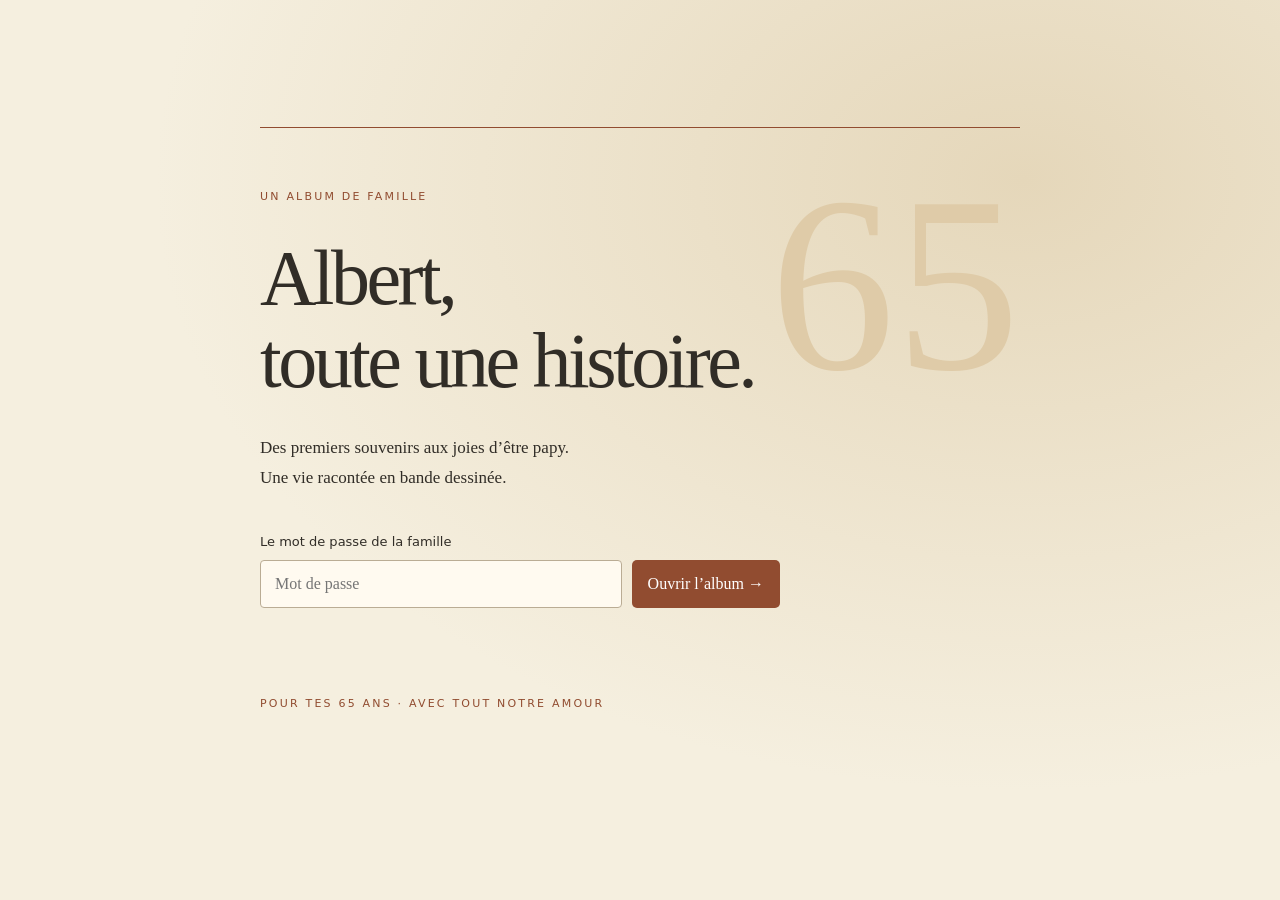
<file: BD/albert/index.html>
<!doctype html>
<html lang="fr"><head><meta charset="utf-8"><meta name="viewport" content="width=device-width,initial-scale=1"><meta name="robots" content="noindex,nofollow,noarchive"><meta name="referrer" content="no-referrer"><title>Albert · 65 ans en histoires</title><link rel="stylesheet" href="style.css"><script src="config.js" defer></script><script src="app.js" defer></script></head>
<body>
<section id="gate" class="gate"><div class="invitation"><p class="eyebrow">UN ALBUM DE FAMILLE</p><span class="anniversary">65</span><h1>Albert,<br>toute une histoire.</h1><p class="intro">Des premiers souvenirs aux joies d’être papy.<br>Une vie racontée en bande dessinée.</p><form id="login"><label for="password">Le mot de passe de la famille</label><div class="password-row"><input id="password" type="password" autocomplete="current-password" required placeholder="Mot de passe"><button id="unlock">Ouvrir l’album →</button></div><p id="error" role="status" aria-live="polite"></p></form><p class="signature">POUR TES 65 ANS · AVEC TOUT NOTRE AMOUR</p></div></section>
<main id="album" hidden>
<header><a href="#" id="home" class="brand">Albert <span>65 ans en histoires</span></a><div class="actions"><button id="contents">Sommaire</button><button id="mode">Défilement</button><button id="fullscreen">Plein écran</button><button id="download">PDF ↓</button><button id="lock" aria-label="Fermer l’album">Fermer</button></div></header>
<section id="welcome" class="welcome"><div><p class="eyebrow">L’ALBUM DES 65 ANS</p><h1>De pension<br>à la pension.</h1><p>Les petites aventures font les grandes histoires.<br>Voici celle d’Albert, entouré des siens.</p><button id="start" class="primary">Lire la BD →</button></div><img id="cover" alt="Couverture de la BD d’Albert"></section>
<section id="reader" hidden aria-label="Lecture de la bande dessinée"><div class="reader-heading"><p id="page-title"></p><button id="zoom">Agrandir</button></div><div id="pages"></div><nav class="navigation" aria-label="Navigation entre les pages"><button id="previous" aria-label="Page précédente">←</button><label>Page <input id="page-number" type="number" min="1" max="51" value="1" aria-label="Numéro de page"> <span id="total"></span></label><button id="next" aria-label="Page suivante">→</button></nav><p id="reader-status" role="status"></p></section>
<dialog id="toc"><div class="dialog-heading"><h2>Les histoires d’Albert</h2><button id="close-toc" aria-label="Fermer le sommaire">✕</button></div><ol id="chapters"></ol></dialog>
<footer>Une vie, mille souvenirs. <span>Pour Albert, avec amour.</span></footer>
</main></body></html>
</file>
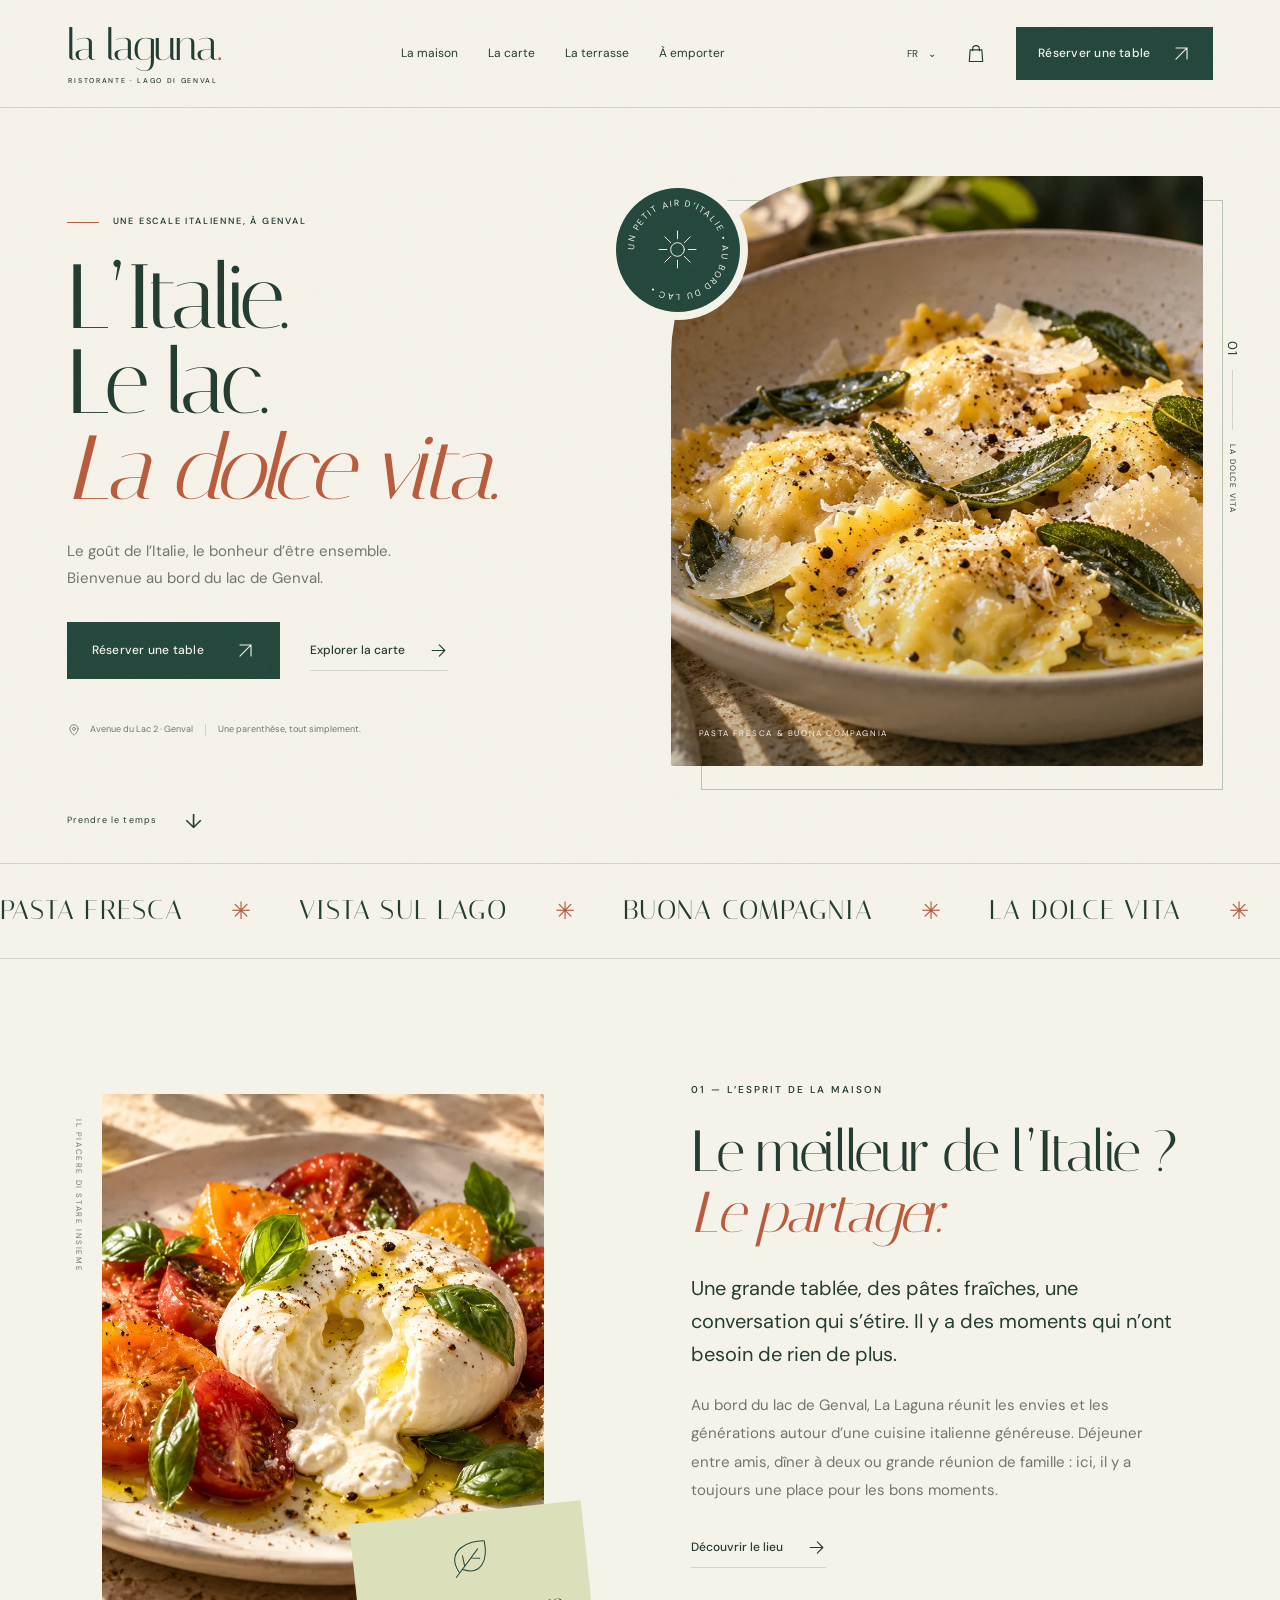
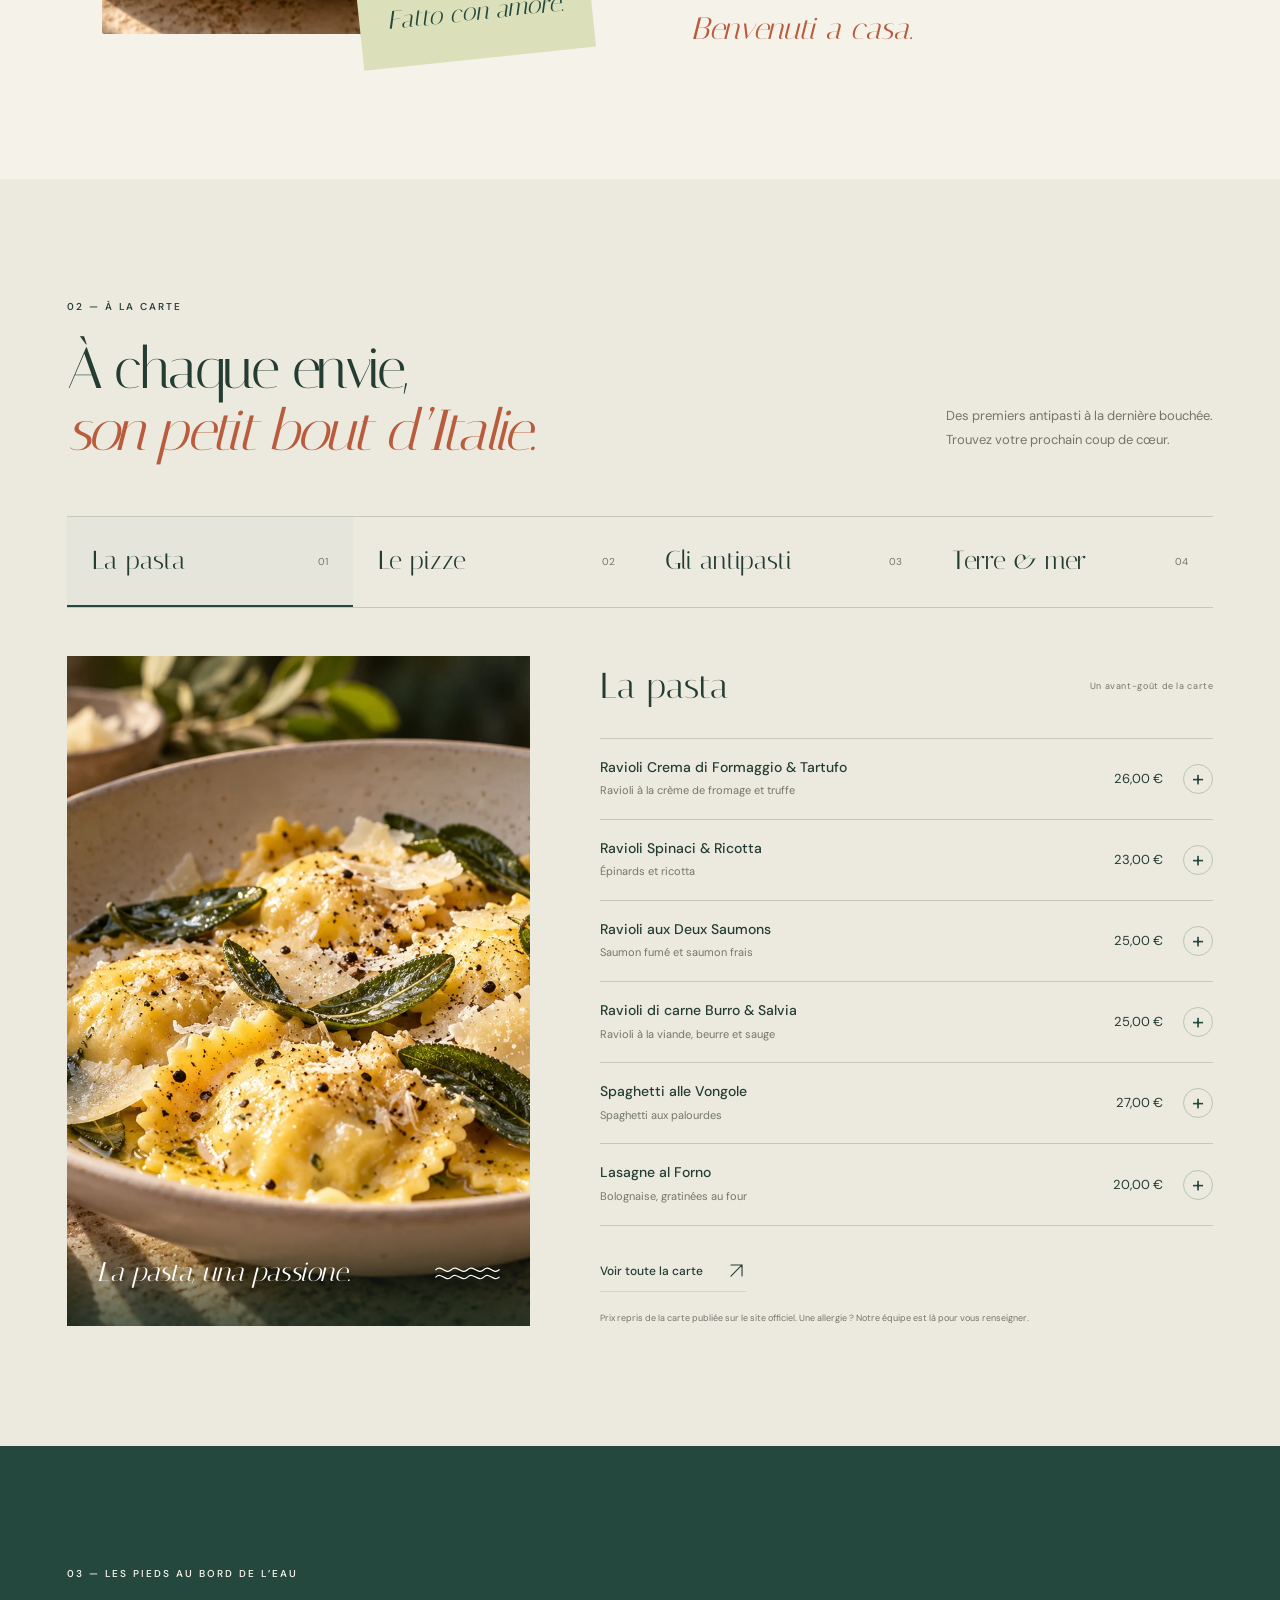
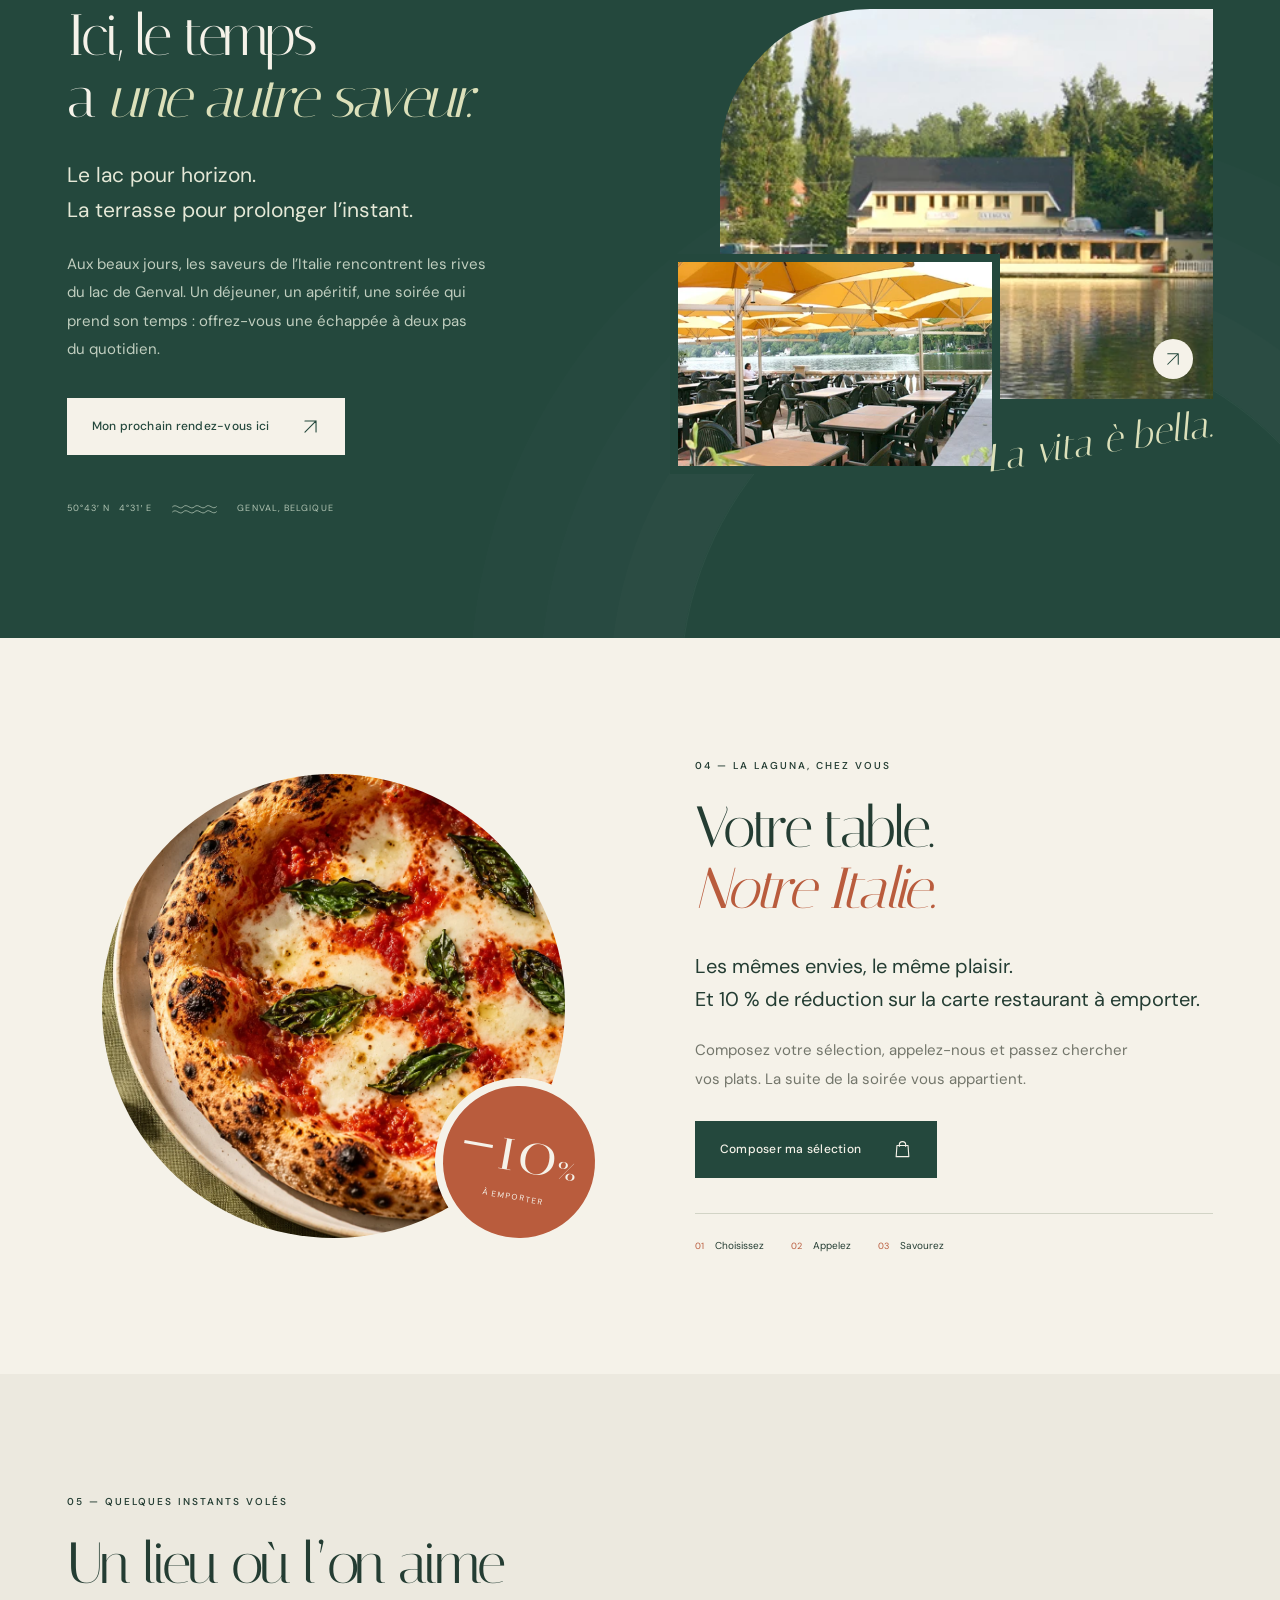
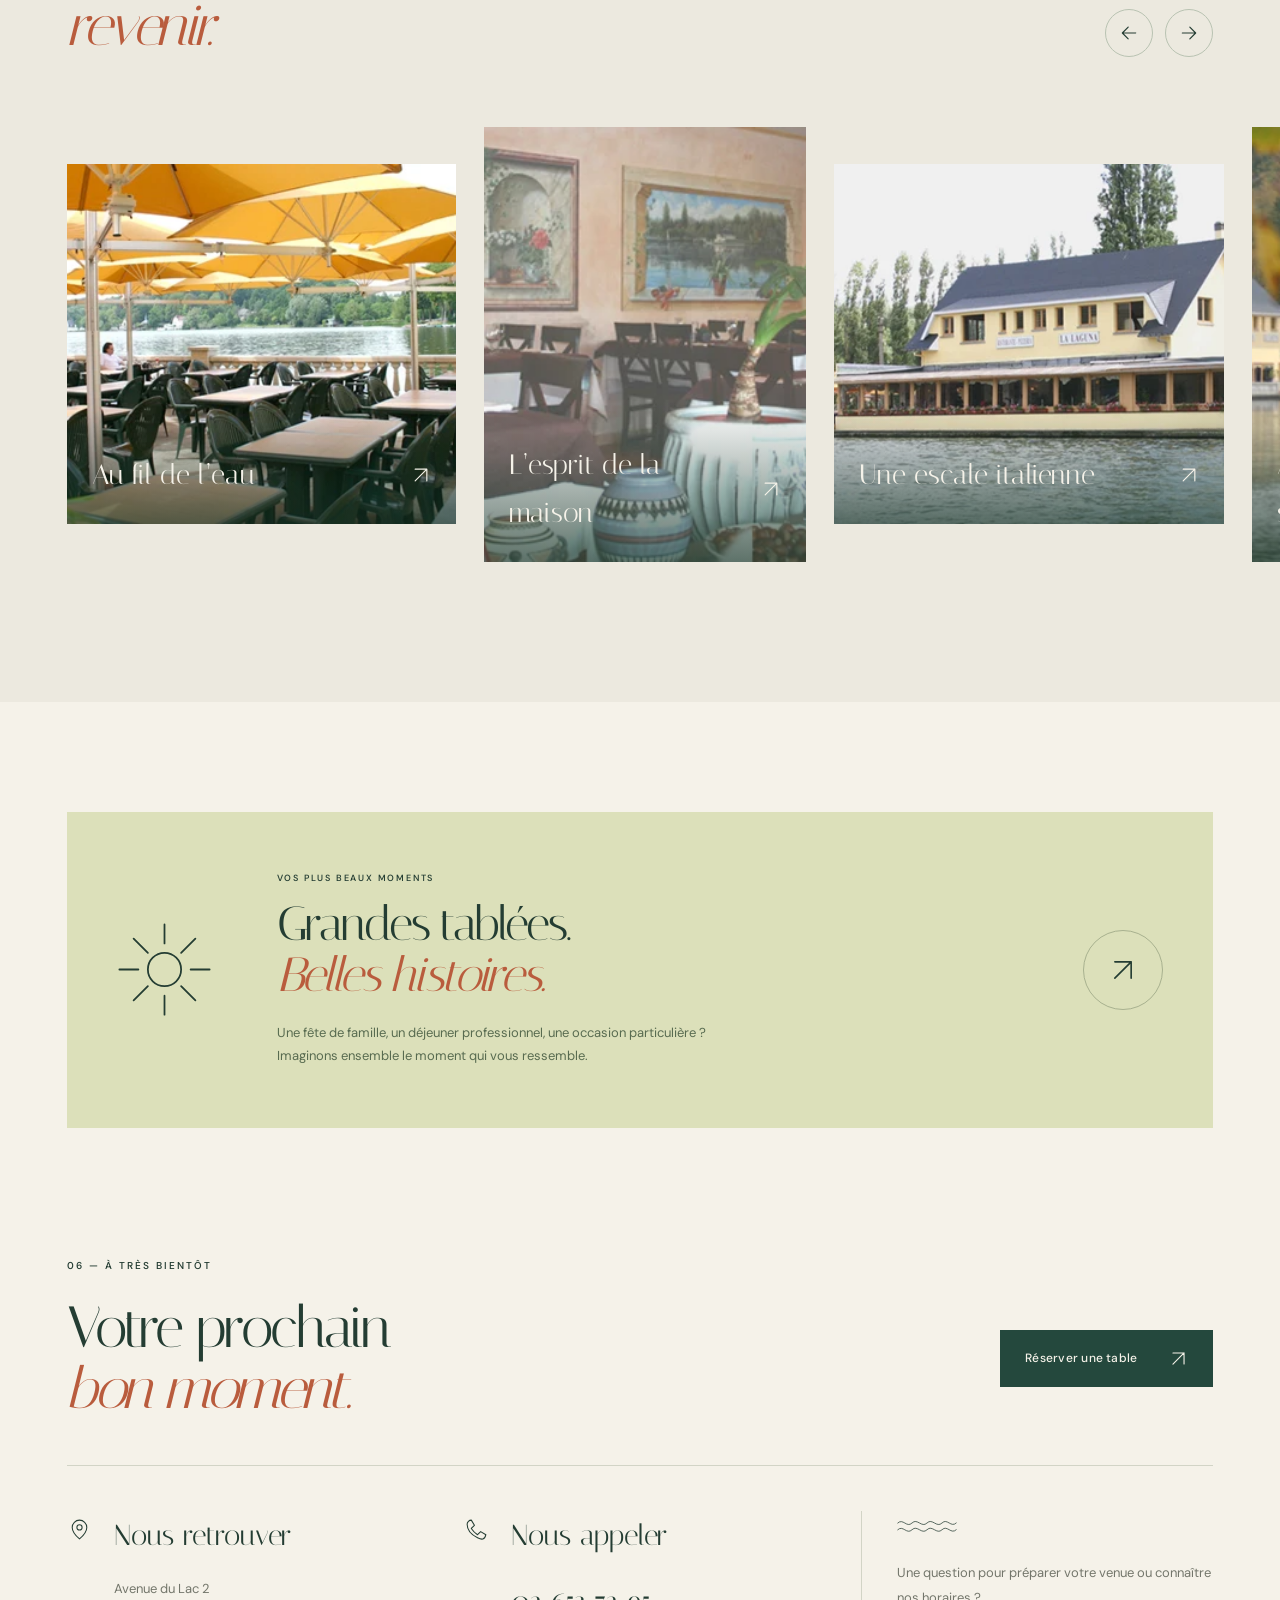
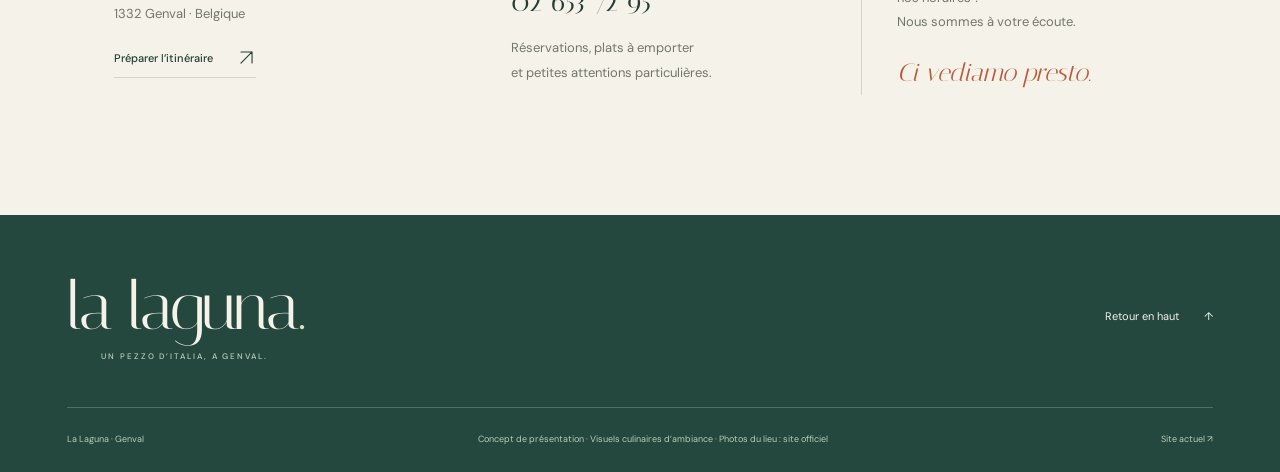
<file: premium-sites/la-laguna/index.html>
<!doctype html>
<html lang="fr">
<head>
  <meta charset="utf-8">
  <meta name="viewport" content="width=device-width,initial-scale=1">
  <meta name="theme-color" content="#24483d">
  <meta name="description" content="La Laguna, restaurant italien au bord du lac de Genval. Découvrez la carte, la terrasse et préparez votre prochaine visite. Maquette de présentation.">
  <title>La Laguna — L’Italie, au bord du lac.</title>
  <link rel="icon" href="assets/favicon.svg" type="image/svg+xml">
  <link rel="preconnect" href="https://fonts.googleapis.com">
  <link rel="preconnect" href="https://fonts.gstatic.com" crossorigin>
  <link href="https://fonts.googleapis.com/css2?family=DM+Sans:wght@400;450;500;550;600;650;700&family=Italiana&family=Manrope:wght@400;500;600;700&display=swap" rel="stylesheet">
  <link rel="stylesheet" href="style.css">
  <script defer src="script.js"></script>
</head>
<body>
<svg class="icon-library" xmlns="http://www.w3.org/2000/svg" aria-hidden="true"><defs>
<symbol id="arrow" viewBox="0 0 24 24"><path d="M4 12h15M13 5l7 7-7 7"/></symbol>
<symbol id="diagonal" viewBox="0 0 24 24"><path d="M5 19 19 5M5 5h14v14"/></symbol>
<symbol id="bag" viewBox="0 0 24 24"><path d="M5 7h14l1 14H4L5 7ZM8 8V6a4 4 0 0 1 8 0v2"/></symbol>
<symbol id="close" viewBox="0 0 24 24"><path d="m5 5 14 14M19 5 5 19"/></symbol>
<symbol id="pin" viewBox="0 0 24 24"><path d="M19 10c0 5-7 11-7 11S5 15 5 10a7 7 0 1 1 14 0Z"/><circle cx="12" cy="10" r="2.5"/></symbol>
<symbol id="phone" viewBox="0 0 24 24"><path d="m7 3 3 5-3 3c2 3 3 4 6 6l3-3 5 3c-1 5-4 5-8 3C7 17 3 12 3 7c0-2 2-4 4-4Z"/></symbol>
<symbol id="sun" viewBox="0 0 40 40"><circle cx="20" cy="20" r="7"/><path d="M20 1v8m0 22v8M1 20h8m22 0h8M7 7l6 6m14 14 6 6M7 33l6-6m14-14 6-6"/></symbol>
<symbol id="wave" viewBox="0 0 80 20"><path d="M1 6c7-7 12 7 19 0S33 13 40 6 53 13 60 6s12 7 19 0M1 15c7-7 12 7 19 0s13 7 20 0 13 7 20 0 12 7 19 0"/></symbol>
<symbol id="leaf" viewBox="0 0 40 40"><path d="M8 32C-3 10 21 3 35 5c2 18-6 33-23 25M5 37 28 12M14 27l-1-10m8 3 8 1"/></symbol>
</defs></svg>
<a class="skip-link" href="#main" data-nl="Naar de inhoud">Aller au contenu</a>
<header class="header" id="header">
  <a class="brand" href="#home" aria-label="La Laguna — accueil"><span>la laguna<span class="brand-dot">.</span></span><small>RISTORANTE · LAGO DI GENVAL</small></a>
  <nav id="navigation" aria-label="Navigation principale">
    <a href="#maison" data-nl="Het restaurant">La maison</a><a href="#carte" data-nl="De kaart">La carte</a><a href="#lac" data-nl="Het terras">La terrasse</a><a href="#emporter" data-nl="Afhalen">À emporter</a>
  </nav>
  <div class="header-actions"><button class="language" id="language" aria-label="Changer de langue">FR <span>⌄</span></button><button class="cart-toggle" aria-label="Voir ma sélection à emporter"><svg><use href="#bag"/></svg><span class="cart-count" hidden>0</span></button><button class="button button-green header-book" data-book><span data-nl="Een tafel reserveren">Réserver une table</span><svg><use href="#diagonal"/></svg></button><button class="menu-toggle" id="menuToggle" aria-label="Ouvrir le menu" aria-expanded="false" aria-controls="navigation"><span></span><span></span></button></div>
  <div class="reading-progress" aria-hidden="true"></div>
</header>
<main id="main">
<section class="hero section-wrap" id="home" aria-labelledby="heroTitle">
  <div class="hero-copy">
    <p class="eyebrow hero-eyebrow reveal"><span class="little-line"></span><span data-nl="EEN VLEUGJE ITALIË, IN GENVAL">UNE ESCALE ITALIENNE, À GENVAL</span></p>
    <h1 id="heroTitle" class="reveal">L’Italie.<br>Le lac.<br><em>La dolce vita.</em></h1>
    <p class="hero-description reveal" data-nl="De smaak van Italië, het plezier van samenzijn. Welkom aan het meer van Genval.">Le goût de l’Italie, le bonheur d’être ensemble.<br>Bienvenue au bord du lac de Genval.</p>
    <div class="hero-actions reveal"><button class="button button-green" data-book><span data-nl="Een tafel reserveren">Réserver une table</span><svg><use href="#diagonal"/></svg></button><a class="text-link" href="#carte"><span data-nl="Ontdek de kaart">Explorer la carte</span><svg><use href="#arrow"/></svg></a></div>
    <div class="hero-location reveal"><svg><use href="#pin"/></svg><span>Avenue du Lac 2 · Genval</span><span class="location-divider"></span><span data-nl="Een moment voor uzelf.">Une parenthèse, tout simplement.</span></div>
  </div>
  <div class="hero-art reveal-image">
    <div class="hero-image-wrap"><img src="assets/pasta.webp" alt="Ravioli au beurre de sauge, parmesan et herbes fraîches — visuel d’ambiance" width="1536" height="1024" fetchpriority="high" class="hero-image"></div>
    <div class="hero-image-shade"></div><span class="hero-photo-note">PASTA FRESCA & BUONA COMPAGNIA</span>
    <button class="round-seal" data-gallery="0" aria-label="Découvrir le restaurant et sa terrasse"><svg class="seal-text" viewBox="0 0 120 120" aria-hidden="true"><defs><path id="sealCircle" d="M60 60m-44 0a44 44 0 1 1 88 0a44 44 0 1 1-88 0"/></defs><text><textPath href="#sealCircle">UN PETIT AIR D’ITALIE • AU BORD DU LAC • </textPath></text></svg><svg class="seal-center"><use href="#sun"/></svg></button>
    <div class="image-number"><span>01</span><span class="number-line"></span><span>LA DOLCE VITA</span></div>
  </div>
  <a class="discover" href="#maison"><span data-nl="Even vertragen">Prendre le temps</span><span>↓</span></a>
</section>
<div class="ticker" aria-hidden="true"><div class="ticker-track"><span>PASTA FRESCA</span><i>✳</i><span>VISTA SUL LAGO</span><i>✳</i><span>BUONA COMPAGNIA</span><i>✳</i><span>LA DOLCE VITA</span><i>✳</i><span>PASTA FRESCA</span><i>✳</i><span>VISTA SUL LAGO</span><i>✳</i><span>BUONA COMPAGNIA</span><i>✳</i><span>LA DOLCE VITA</span><i>✳</i></div></div>

<section class="story section-wrap section-space" id="maison">
  <div class="story-visual"><div class="story-image reveal-image"><img src="assets/antipasti.webp" alt="Burrata, tomates et basilic — visuel d’ambiance" width="1536" height="1024" loading="lazy"></div><div class="story-note"><svg><use href="#leaf"/></svg><span>Fatto con amore.</span></div><span class="vertical-caption">IL PIACERE DI STARE INSIEME</span></div>
  <div class="story-copy"><p class="eyebrow reveal" data-nl="01 — DE GEEST VAN HET HUIS">01 — L’ESPRIT DE LA MAISON</p><h2 class="reveal" data-nl="Het mooiste van Italië?<br><em>Het delen.</em>">Le meilleur de l’Italie ?<br><em>Le partager.</em></h2><p class="section-intro reveal" data-nl="Een grote tafel, verse pasta, een gesprek dat maar blijft duren. Sommige momenten hebben niets meer nodig.">Une grande tablée, des pâtes fraîches, une conversation qui s’étire. Il y a des moments qui n’ont besoin de rien de plus.</p><p class="body-copy reveal" data-nl="Aan het meer van Genval brengt La Laguna mensen samen rond een gulle Italiaanse keuken. Van een lunch met vrienden tot een familiediner: schuif aan en geniet.">Au bord du lac de Genval, La Laguna réunit les envies et les générations autour d’une cuisine italienne généreuse. Déjeuner entre amis, dîner à deux ou grande réunion de famille : ici, il y a toujours une place pour les bons moments.</p><a class="text-link reveal" href="#lac"><span data-nl="Ontdek de plek">Découvrir le lieu</span><svg><use href="#arrow"/></svg></a><div class="story-signature reveal">Benvenuti a casa.</div></div>
</section>

<section class="menu-section section-space" id="carte">
<div class="section-wrap">
  <div class="section-top"><div><p class="eyebrow reveal" data-nl="02 — À LA CARTE">02 — À LA CARTE</p><h2 class="reveal" data-nl="Voor elke trek,<br><em>een beetje Italië.</em>">À chaque envie,<br><em>son petit bout d’Italie.</em></h2></div><p class="section-aside reveal" data-nl="Van de eerste antipasti tot de laatste hap. Vind uw volgende favoriet.">Des premiers antipasti à la dernière bouchée.<br>Trouvez votre prochain coup de cœur.</p></div>
  <div class="menu-tabs" role="tablist" aria-label="Catégories de la carte"><button role="tab" id="tab-pasta" aria-controls="menuPanel" aria-selected="true" data-category="pasta">La pasta <span>01</span></button><button role="tab" id="tab-pizza" aria-controls="menuPanel" aria-selected="false" tabindex="-1" data-category="pizza">Le pizze <span>02</span></button><button role="tab" id="tab-antipasti" aria-controls="menuPanel" aria-selected="false" tabindex="-1" data-category="antipasti">Gli antipasti <span>03</span></button><button role="tab" id="tab-terre" aria-controls="menuPanel" aria-selected="false" tabindex="-1" data-category="terre"><span data-nl="Land & zee">Terre & mer</span> <span>04</span></button></div>
  <div class="menu-content" id="menuPanel" role="tabpanel" aria-labelledby="tab-pasta" tabindex="0"><div class="menu-photo"><img id="menuImage" src="assets/pasta.webp" alt="Pâtes italiennes — visuel d’ambiance" width="1536" height="1024" loading="lazy"><div class="menu-photo-label"><span id="menuPhotoCaption">La pasta, una passione.</span><svg><use href="#wave"/></svg></div></div><div class="menu-list-wrap"><div class="menu-category-title"><h3 id="menuCategoryTitle">La pasta</h3><span id="menuCategoryNote" data-nl="Een voorproefje van de kaart">Un avant-goût de la carte</span></div><div id="menuList" class="menu-list"></div><a class="text-link menu-full" href="assets/menu-officiel.png" target="_blank" rel="noopener"><span data-nl="Bekijk de volledige kaart">Voir toute la carte</span><svg><use href="#diagonal"/></svg></a><p class="menu-footnote" data-nl="Prijzen uit de kaart op de officiële website. Allergieën? Vraag ons team om advies.">Prix repris de la carte publiée sur le site officiel. Une allergie ? Notre équipe est là pour vous renseigner.</p></div></div>
</div></section>

<section class="lake-section section-space" id="lac"><div class="section-wrap lake-grid"><div class="lake-copy"><p class="eyebrow reveal" data-nl="03 — AAN HET WATER">03 — LES PIEDS AU BORD DE L’EAU</p><h2 class="reveal" data-nl="Hier smaakt de tijd<br><em>anders.</em>">Ici, le temps<br>a <em>une autre saveur.</em></h2><p class="section-intro reveal" data-nl="Het meer als decor. Het terras als uitnodiging om nog even te blijven.">Le lac pour horizon.<br>La terrasse pour prolonger l’instant.</p><p class="body-copy reveal" data-nl="Bij mooi weer ontmoeten de Italiaanse keuken en de oevers van het meer elkaar. Een lunch, een aperitief, een avond zonder haast: gun uzelf een pauze.">Aux beaux jours, les saveurs de l’Italie rencontrent les rives du lac de Genval. Un déjeuner, un apéritif, une soirée qui prend son temps : offrez-vous une échappée à deux pas du quotidien.</p><button class="button button-cream reveal" data-book><span data-nl="Mijn volgende moment hier">Mon prochain rendez-vous ici</span><svg><use href="#diagonal"/></svg></button><div class="lake-coordinate reveal">50°43′ N &nbsp; 4°31′ E <svg><use href="#wave"/></svg> GENVAL, BELGIQUE</div></div><div class="lake-photos"><button class="lake-main reveal-image" data-gallery="0" aria-label="Agrandir la vue du restaurant sur le lac"><img src="assets/lake.webp" alt="La façade de La Laguna, au bord du lac de Genval" width="600" height="300" loading="lazy"><span class="photo-expand"><svg><use href="#diagonal"/></svg></span></button><button class="lake-inset reveal-image" data-gallery="1" aria-label="Agrandir la photo de la terrasse"><img src="assets/terrace.webp" alt="La terrasse de La Laguna et ses parasols au bord du lac" width="600" height="300" loading="lazy"></button><div class="lake-handwriting">La vita è bella.</div></div></div></section>

<section class="takeaway-section section-wrap section-space" id="emporter"><div class="takeaway-art reveal-image"><img src="assets/pizza.webp" alt="Pizza italienne à la tomate et au basilic — visuel d’ambiance" width="1536" height="1024" loading="lazy"><div class="takeaway-stamp"><strong>−10<span>%</span></strong><small data-nl="BIJ AFHALEN">À EMPORTER</small></div></div><div class="takeaway-copy"><p class="eyebrow reveal" data-nl="04 — LA LAGUNA BIJ U THUIS">04 — LA LAGUNA, CHEZ VOUS</p><h2 class="reveal" data-nl="Uw tafel.<br><em>Ons Italië.</em>">Votre table.<br><em>Notre Italie.</em></h2><p class="section-intro reveal" data-nl="Dezelfde trek, hetzelfde plezier. Met 10% korting op de restaurantkaart bij afhalen.">Les mêmes envies, le même plaisir.<br>Et 10 % de réduction sur la carte restaurant à emporter.</p><p class="body-copy reveal" data-nl="Stel uw selectie samen, bel ons en kom uw gerechten ophalen. De rest van de avond is voor u.">Composez votre sélection, appelez-nous et passez chercher vos plats. La suite de la soirée vous appartient.</p><button class="button button-green reveal" data-takeaway><span data-nl="Mijn selectie samenstellen">Composer ma sélection</span><svg><use href="#bag"/></svg></button><div class="takeaway-steps reveal"><span><b>01</b> <span data-nl="Kies">Choisissez</span></span><span><b>02</b> <span data-nl="Bel">Appelez</span></span><span><b>03</b> <span data-nl="Geniet">Savourez</span></span></div></div></section>

<section class="gallery-section section-space" id="galerie"><div class="section-wrap section-top"><div><p class="eyebrow reveal" data-nl="05 — EEN BLIK OP LA LAGUNA">05 — QUELQUES INSTANTS VOLÉS</p><h2 class="reveal" data-nl="Een plek om<br><em>terug te komen.</em>">Un lieu où l’on aime<br><em>revenir.</em></h2></div><div class="gallery-controls"><button class="circle-button" id="galleryPrev" aria-label="Photos précédentes"><svg class="arrow-back"><use href="#arrow"/></svg></button><button class="circle-button" id="galleryNext" aria-label="Photos suivantes"><svg><use href="#arrow"/></svg></button></div></div><div class="gallery-track" id="galleryTrack"><button class="gallery-card" data-gallery="1" aria-label="Voir la terrasse"><img src="assets/terrace.webp" alt="La terrasse ensoleillée du restaurant" width="600" height="300" loading="lazy"><span><span data-nl="Aan het water">Au fil de l’eau</span> <svg><use href="#diagonal"/></svg></span></button><button class="gallery-card gallery-card-tall" data-gallery="2" aria-label="Voir la salle"><img src="assets/interior.webp" alt="La salle chaleureuse du restaurant italien" width="600" height="300" loading="lazy"><span><span data-nl="De geest van het huis">L’esprit de la maison</span><svg><use href="#diagonal"/></svg></span></button><button class="gallery-card" data-gallery="3" aria-label="Voir le restaurant"><img src="assets/restaurant.webp" alt="La façade de La Laguna donnant sur le lac" width="600" height="300" loading="lazy"><span><span data-nl="Een Italiaanse tussenstop">Une escale italienne</span><svg><use href="#diagonal"/></svg></span></button><button class="gallery-card gallery-card-tall" data-gallery="4" aria-label="Voir le lac en automne"><img src="assets/autumn.webp" alt="Le lac de Genval aux couleurs de l’automne" width="600" height="300" loading="lazy"><span><span data-nl="Door de seizoenen heen">Au rythme des saisons</span><svg><use href="#diagonal"/></svg></span></button></div></section>

<section class="events section-wrap reveal"><svg class="events-sun"><use href="#sun"/></svg><div><p class="eyebrow" data-nl="UW MOOISTE MOMENTEN">VOS PLUS BEAUX MOMENTS</p><h2 data-nl="Grote tafels.<br><em>Mooie verhalen.</em>">Grandes tablées.<br><em>Belles histoires.</em></h2><p data-nl="Een familiefeest, een zakelijke lunch, een bijzondere gelegenheid? Laten we samen uw moment voorbereiden.">Une fête de famille, un déjeuner professionnel, une occasion particulière ?<br>Imaginons ensemble le moment qui vous ressemble.</p></div><a class="circle-link" href="tel:+3226537295" aria-label="Appeler pour organiser un événement"><svg><use href="#diagonal"/></svg></a></section>

<section class="visit section-space section-wrap" id="contact"><p class="eyebrow reveal" data-nl="06 — TOT BINNENKORT">06 — À TRÈS BIENTÔT</p><div class="visit-top"><h2 class="reveal" data-nl="Uw volgende<br><em>mooie moment.</em>">Votre prochain<br><em>bon moment.</em></h2><button class="button button-green reveal" data-book><span data-nl="Een tafel reserveren">Réserver une table</span><svg><use href="#diagonal"/></svg></button></div><div class="visit-grid"><div class="visit-detail reveal"><svg><use href="#pin"/></svg><div><h3 data-nl="Vind ons">Nous retrouver</h3><p>Avenue du Lac 2<br>1332 Genval · Belgique</p><a href="https://www.google.com/maps/search/?api=1&query=La+Laguna+Avenue+du+Lac+2+1332+Genval" target="_blank" rel="noopener" class="text-link"><span data-nl="Routebeschrijving">Préparer l’itinéraire</span><svg><use href="#diagonal"/></svg></a></div></div><div class="visit-detail reveal"><svg><use href="#phone"/></svg><div><h3 data-nl="Bel ons">Nous appeler</h3><a class="contact-phone" href="tel:+3226537295">02 653 72 95</a><p data-nl="Reserveringen, afhalen en bijzondere wensen.">Réservations, plats à emporter<br>et petites attentions particulières.</p></div></div><div class="visit-detail visit-note reveal"><svg><use href="#wave"/></svg><p data-nl="Een vraag over uw bezoek of onze openingsuren? Bel ons gerust.">Une question pour préparer votre venue ou connaître nos horaires ?<br>Nous sommes à votre écoute.</p><span>Ci vediamo presto.</span></div></div></section>
</main>
<footer class="footer"><div class="footer-main section-wrap"><a class="brand footer-brand" href="#home"><span>la laguna<span class="brand-dot">.</span></span><small>UN PEZZO D’ITALIA, A GENVAL.</small></a><a class="back-top" href="#home"><span data-nl="Naar boven">Retour en haut</span> ↑</a></div><div class="footer-bottom section-wrap"><span>La Laguna · Genval</span><span data-nl="Presentatieconcept · Culinaire sfeerbeelden · Foto’s van de locatie: officiële website">Concept de présentation · Visuels culinaires d’ambiance · Photos du lieu : site officiel</span><a href="https://lalaguna.be/wordpress/" target="_blank" rel="noopener" data-nl="Huidige website ↗">Site actuel ↗</a></div></footer>
<button class="mobile-reserve" data-book><span data-nl="Een tafel reserveren">Réserver une table</span><svg><use href="#diagonal"/></svg></button>

<dialog class="booking-dialog" id="bookingDialog" aria-labelledby="bookingTitle"><div class="dialog-side"><img src="assets/terrace.webp" alt="Terrasse au bord du lac" width="600" height="300"><div><svg><use href="#wave"/></svg><span>Un tavolo per voi.</span></div></div><div class="dialog-content"><button class="dialog-close" data-close="bookingDialog" aria-label="Fermer la réservation"><svg><use href="#close"/></svg></button><p class="eyebrow" data-nl="ON SE RETROUVE À TABLE ?">ON SE RETROUVE À TABLE ?</p><h2 id="bookingTitle" data-nl="Er wacht een<br><em>mooi moment.</em>">Un bon moment<br><em>vous attend.</em></h2><p class="dialog-description" data-nl="Bereid uw bezoek voor en ga verder op de officiële reserveringspagina.">Préparez votre venue, puis poursuivez sur la réservation officielle du restaurant.</p><form id="bookingForm"><label for="bookingDate" data-nl="Uw datum">Votre date</label><input type="date" id="bookingDate" required><div class="booking-fields"><div><label for="bookingGuests" data-nl="Aantal personen">À combien ?</label><select id="bookingGuests"><option value="2">2 personnes</option><option value="1">1 personne</option><option value="3">3 personnes</option><option value="4">4 personnes</option><option value="5">5 personnes</option><option value="6">6 personnes</option><option value="7">7 personnes et plus</option></select></div><div><label for="bookingTime" data-nl="Gewenst tijdstip">Votre préférence</label><select id="bookingTime"><option>12:00</option><option>12:30</option><option>13:00</option><option>19:00</option><option selected>19:30</option><option>20:00</option><option>20:30</option></select></div></div><button class="button button-green" type="submit"><span data-nl="Mijn keuze voorbereiden">Préparer ma réservation</span><svg><use href="#arrow"/></svg></button></form><div id="bookingSummary" class="booking-summary" hidden></div><p class="booking-note" data-nl="Dit formulier verstuurt geen reservering. Beschikbaarheid en bevestiging verlopen via de officiële website.">Ce formulaire ne transmet aucune réservation. Les disponibilités et la confirmation se font sur le service officiel.</p></div></dialog>

<dialog class="cart-dialog" id="cartDialog" aria-labelledby="cartTitle"><div class="cart-heading"><div><p class="eyebrow" data-nl="LA LAGUNA BIJ U THUIS">LA LAGUNA, CHEZ VOUS</p><h2 id="cartTitle" data-nl="Uw <em>selectie.</em>">Votre <em>sélection.</em></h2></div><button class="dialog-close" data-close="cartDialog" aria-label="Fermer la sélection"><svg><use href="#close"/></svg></button></div><p class="cart-discount" data-nl="10% korting op de restaurantkaart bij afhalen.">−10 % sur la carte restaurant à emporter.</p><div id="cartItems"></div><div id="cartTotals"></div><button class="text-link cart-add" id="cartAdd"><span data-nl="Andere gerechten kiezen">Choisir d’autres plats</span><svg><use href="#arrow"/></svg></button><a class="button button-green" href="tel:+3226537295"><span data-nl="Bestellen per telefoon">Commander par téléphone</span><svg><use href="#phone"/></svg></a><p class="booking-note" data-nl="Indicatieve selectie, niet verstuurd. Bevestig uw bestelling en de beschikbaarheid per telefoon.">Sélection indicative, non transmise. Confirmez votre commande et la disponibilité des plats par téléphone.</p></dialog>

<dialog class="lightbox" id="lightbox" aria-label="Galerie du restaurant"><button class="dialog-close" data-close="lightbox" aria-label="Fermer la galerie"><svg><use href="#close"/></svg></button><button class="lightbox-prev circle-button" aria-label="Photo précédente"><svg class="arrow-back"><use href="#arrow"/></svg></button><figure><img id="lightboxImage" src="assets/lake.webp" alt="Vue de La Laguna au bord du lac"><figcaption id="lightboxCaption"></figcaption></figure><button class="lightbox-next circle-button" aria-label="Photo suivante"><svg><use href="#arrow"/></svg></button><span id="lightboxCount"></span></dialog>
<div class="toast" id="toast" role="status" aria-live="polite"></div>
</body></html>
</file>
<file: albert_65ans/style.css>
@charset "UTF-8";
.add-person{margin-top:17px}#newPersonForm{margin-top:22px}#newPersonName{width:100%;padding:13px 15px;color:var(--ink);border:1px solid #ccd4c7;border-radius:11px;background:white}#newPersonCodeField{margin-top:16px}.person strong{overflow-wrap:anywhere;max-width:100%}@media(max-width:480px){.welcome-card .people{grid-template-columns:repeat(2,minmax(0,1fr))}}
:root{--paper:#f6f3ec;--card:#fffefa;--ink:#293e36;--muted:#737970;--line:#e1e3d9;--green:#38614d;--soft:#e9eee5;--gold:#a97f41;--rose:#f1e4dc;--radius:18px}*{box-sizing:border-box}html{scroll-behavior:smooth;scroll-padding-top:95px}body{margin:0;background:var(--paper);color:var(--ink);font:16px/1.65 "Segoe UI",system-ui,sans-serif}button,input,textarea,select{font:inherit}button,a,input,textarea,summary,label.button{touch-action:manipulation}button{cursor:pointer}a{color:inherit}button:disabled{cursor:wait;opacity:.65}[hidden]{display:none!important}:focus-visible{outline:3px solid #b28b50;outline-offset:4px}textarea,input[type=password]{width:100%;padding:13px 15px;color:var(--ink);border:1px solid #ccd4c7;border-radius:11px;background:#fff;transition:border-color .2s}textarea:focus,input:focus{outline:2px solid #9caf9b;outline-offset:1px}textarea{resize:vertical;min-height:118px;line-height:1.6}textarea[readonly]{background:#f1f4ee;color:#52644f}label{font-weight:600}h1,h2,h3,p{margin-top:0}h1,h2{font-family:Georgia,"Times New Roman",serif;letter-spacing:-.035em;font-weight:400}h1{font-size:clamp(2.5rem,4.7vw,4.2rem);line-height:1.13;margin-bottom:22px}h1 em{font-weight:400;color:var(--green)}h2{font-size:1.75rem;line-height:1.3;margin-bottom:10px}p{margin-bottom:15px}.topbar{max-width:1260px;padding:27px 44px;margin:auto;display:flex;align-items:center;justify-content:space-between;gap:20px}.brand{display:flex;gap:13px;text-decoration:none;align-items:center;font-size:.9rem;font-weight:600;line-height:1.5}.brand-mark,.footer-mark{font:italic 38px/1 Georgia,serif;letter-spacing:-.1em;color:var(--green)}.brand small{display:block;font-size:.6rem;letter-spacing:.22em;color:var(--muted);margin-top:3px}.edition{font-size:.8rem;color:var(--muted)}.wrap{max-width:1010px;margin:auto;padding:0 30px 30px}.eyebrow,.step-label{font-size:.68rem;font-weight:700;letter-spacing:.19em;color:var(--gold)}.eyebrow{margin-bottom:19px}.welcome{max-width:870px;margin:64px auto 0;text-align:center}.lead{font-size:1.05rem;color:var(--muted);max-width:570px;margin:0 auto 35px}.welcome-card{background:var(--card);border:1px solid var(--line);border-radius:24px;padding:30px 38px 35px;text-align:left;box-shadow:0 14px 40px #293e3605}.step-label{font-size:.6rem;color:var(--muted);display:block;margin-bottom:12px}.welcome-card h2{font-size:1.65rem}.muted{color:var(--muted)}.small{font-size:.83rem}.people{display:grid;grid-template-columns:repeat(3,1fr);gap:13px;margin-top:24px}.person{position:relative;display:flex;align-items:flex-start;flex-direction:column;border:1px solid var(--line);border-radius:15px;background:#fffefa;padding:22px;text-align:left;color:var(--ink);transition:background .15s,transform .15s,border-color .15s}.person:hover{background:#eef2e8;border-color:#9baa91;transform:translateY(-3px)}.person strong{font-size:1.02rem;margin-top:16px}.person small{color:var(--muted);font-size:.78rem}.avatar{display:grid;place-items:center;width:43px;height:43px;border-radius:50%;font:22px Georgia,serif}.rose{background:var(--rose);color:#90634e}.blue{background:#e1e9ed;color:#527082}.sage{background:#e4e9da;color:#657149}.person-arrow{position:absolute;right:20px;top:24px;font-size:1.15rem;color:#89917f}.welcome-notes{display:flex;justify-content:center;gap:28px;margin:27px 0 55px;font-size:.73rem;color:var(--muted)}.welcome-notes b{color:var(--gold);font-size:.65rem;margin-right:6px}.button{border:1px solid transparent;border-radius:10px;padding:11px 17px;min-height:44px;font-size:.86rem;font-weight:600;text-decoration:none;display:inline-flex;align-items:center;justify-content:center;gap:7px;line-height:1.4}.primary{background:var(--green);color:#fff}.primary:hover{background:#294d3a}.secondary{background:var(--soft);color:var(--green);border-color:#d7dfd0}.secondary:hover{background:#dce5d5}.subtle{background:transparent;color:var(--ink);border-color:var(--line)}.text-button{border:0;background:none;padding:8px 3px;color:var(--green);font-size:.82rem;text-decoration:underline;text-underline-offset:4px;min-height:38px}.text-button:hover{color:#1b3528}.access-heading{display:flex;align-items:center;justify-content:space-between;margin:17px 0}.access-input{display:flex;gap:12px}.access-input input{flex:1;min-width:0}.access-input .button{flex-shrink:0}.notice{padding:14px 17px;background:#f7ebd4;border:1px solid #e3cc9e;border-radius:11px;font-size:.87rem;color:#755c29;margin:16px 0}.intro{margin:38px 0 26px;max-width:700px}.intro h1{font-size:clamp(2.5rem,5vw,3.4rem);margin-bottom:12px}.intro p{color:var(--muted);max-width:620px}.savebar{display:flex;align-items:center;gap:9px;padding:10px 0 13px;font-size:.8rem;color:var(--muted)}.savebar .text-button{margin-left:auto;white-space:nowrap}.save-dot{width:7px;height:7px;background:#839d78;border-radius:50%;flex-shrink:0}.save-dot.pending{background:#c3954e}.save-dot.error{background:#b36b50}.progress-card{border:1px solid var(--line);border-radius:15px;padding:20px 24px;background:var(--card)}.progress-heading{display:flex;align-items:center;justify-content:space-between;font-size:.86rem;gap:10px}.progress-heading>span{color:var(--green);font-size:.8rem}.progress-track{height:5px;margin:13px 0 11px;background:#e6eadf;border-radius:10px;overflow:hidden}.progress-track>span{display:block;background:var(--green);width:0;height:100%;transition:width .3s}.progress-card p{margin:0}.tools{display:flex;align-items:center;gap:17px;flex-wrap:wrap;margin:30px 0 13px}.search{display:flex;align-items:center;gap:10px;flex:1;min-width:220px;border:1px solid var(--line);border-radius:11px;background:var(--card);padding:3px 13px}.search>span{font-size:24px;color:#7c8776}.search input{width:100%;border:0;background:transparent;padding:10px 0;color:var(--ink);min-width:0;font-size:.87rem}.search input:focus{outline:0}.search:focus-within{outline:2px solid #9caf9b}.unanswered{display:flex;align-items:center;gap:7px;font-size:.8rem;font-weight:400}.unanswered input{accent-color:var(--green);width:17px;height:17px}.reading-tip{margin-bottom:25px}.section{border:1px solid var(--line);border-radius:var(--radius);background:var(--card);margin:13px 0;overflow:hidden}.section>summary{list-style:none;display:flex;gap:16px;align-items:center;padding:23px 25px;cursor:pointer}.section>summary::-webkit-details-marker{display:none}.section-number{font:italic 1.4rem Georgia,serif;color:#a3ab96;min-width:30px}.section-title{flex:1}.section-title h2{font-size:1.25rem;margin:0;letter-spacing:-.02em}.count{font-size:.72rem;color:var(--muted);white-space:nowrap}.chevron{font-size:1rem;transition:transform .2s;color:var(--muted)}details[open]>summary .chevron{transform:rotate(180deg)}.questions{padding:0 26px}.qcard{padding:26px 0;border-top:1px solid var(--line);scroll-margin-top:24px}.qtitle{display:flex;gap:12px;align-items:baseline;margin-bottom:17px}.qnum{font-size:.67rem;color:var(--gold);font-weight:600;white-space:nowrap}.qtitle h3{font-size:1rem;font-weight:600;margin:0;line-height:1.6}.other-response{background:#f1f3ed;border-left:2px solid #b7c5ab;border-radius:0 9px 9px 0;padding:13px 16px;margin:10px 0}.response-heading{display:flex;align-items:center;gap:10px;flex-wrap:wrap;font-size:.8rem}.response-heading .label-note{font-size:.69rem;color:var(--muted)}.response-text,.memory-text{white-space:pre-wrap;overflow-wrap:anywhere;margin:8px 0;font-size:.9rem}.memory-text{color:#687360;font-size:.83rem}.response-actions{display:flex;gap:15px;flex-wrap:wrap;margin-top:8px}.response-actions button{font-size:.78rem;min-height:38px}.your-answer{margin-top:20px}.field-label{display:block;font-size:.8rem;margin-bottom:7px}.answer-mode{display:flex;justify-content:space-between;align-items:center;font-size:.73rem;color:var(--green);margin:8px 0;gap:12px}.notes-field{margin-top:12px}.notes-field summary{cursor:pointer;color:var(--muted);font-size:.8rem;padding:7px 0}.notes-field textarea{min-height:95px}.photo-tools{margin-top:12px;display:flex;align-items:center;gap:15px;flex-wrap:wrap}.photo-tools label{font-size:.76rem;cursor:pointer;color:var(--green)}.photos{display:flex;gap:9px;flex-wrap:wrap;margin:10px 0}.photo{position:relative;display:block}.photo img{width:84px;height:70px;object-fit:cover;border:1px solid var(--line);border-radius:8px}.photo button{position:absolute;right:3px;top:3px;border:0;border-radius:50%;width:23px;height:23px;background:#fff;color:#88492c;font-weight:700}.empty-other{font-size:.78rem;color:var(--muted);margin-bottom:14px}.conflict{background:#fff2d8;border-radius:9px;padding:14px;margin:12px 0;font-size:.85rem}.conflict p{white-space:pre-wrap;overflow-wrap:anywhere}.extras{margin-top:38px;padding:30px;border:1px solid #d3dbc9;border-radius:var(--radius);background:#eef1e7}.extras .eyebrow{font-size:.6rem}.extras h2{margin-top:11px}.extra-actions{display:flex;gap:11px;flex-wrap:wrap}.scene{border:1px solid var(--line);background:var(--card);border-radius:13px;padding:22px;margin-top:19px}.scene-head{display:flex;align-items:center;justify-content:space-between;gap:12px;margin-bottom:17px}.scene-head strong{font-family:Georgia,serif;font-weight:400;font-size:1.25rem}.scene-head small{color:var(--muted);font-size:.75rem}.scene-grid{display:grid;grid-template-columns:1fr 1fr;gap:13px}.scene label{display:block;font-size:.8rem;margin-bottom:6px}.scene input[type=text]{width:100%;border:1px solid #ccd4c7;padding:10px 12px;border-radius:9px;color:var(--ink);background:white}.scene textarea{margin-top:6px}.scene .anecdote-editor{min-height:260px}.scene-words{white-space:pre-wrap;overflow-wrap:anywhere}.danger-text{color:#9a5239}.backup{margin:25px 0;padding:17px 0;font-size:.85rem;color:var(--muted)}.backup>summary{cursor:pointer}.backup p{margin-top:14px}footer{text-align:center;color:var(--muted);font-size:.73rem;border-top:1px solid var(--line);padding:27px 0 10px;margin-top:45px}footer .footer-mark{font-size:24px;display:inline-block;margin-right:8px}footer small{display:block;font-size:.68rem;margin-top:7px}.toast{position:fixed;bottom:25px;left:50%;transform:translateX(-50%);background:var(--ink);color:#fff;border-radius:12px;padding:13px 20px;max-width:min(90vw,520px);font-size:.86rem;z-index:10;box-shadow:0 5px 20px #0002}.skip{position:fixed;left:10px;top:-100px;background:white;padding:12px;z-index:20}.skip:focus{top:10px}@media(max-width:700px){.topbar{padding:20px}.edition{display:none}.wrap{padding:0 17px 20px}.welcome{margin-top:40px}.welcome-card{padding:24px 20px}.people{gap:9px}.person{padding:17px 12px}.person strong{font-size:.9rem}.person-arrow{right:12px;top:17px}.welcome-notes{gap:12px;flex-wrap:wrap;margin-bottom:25px}.access-input{flex-direction:column}.welcome h1{font-size:2.6rem}.section>summary{padding:20px 16px;gap:10px}.section-title h2{font-size:1.1rem}.section-number{font-size:1.2rem;min-width:24px}.count{font-size:.65rem}.questions{padding:0 17px}.tools{gap:12px}.tools .search{flex-basis:100%}.tools>.text-button{font-size:.76rem}.savebar{font-size:.74rem;align-items:flex-start}.save-dot{margin-top:9px}.savebar .text-button{font-size:.73rem;padding-top:0;max-width:95px;white-space:normal;text-align:right}.scene-grid{grid-template-columns:1fr}.extras{padding:23px 17px}.response-actions{gap:8px 16px}.photo-tools{gap:8px}.progress-card{padding:18px}.brand{font-size:.78rem}.topbar .button{font-size:.75rem;padding:9px}.scene{padding:17px}.extra-actions>.button{flex:1;font-size:.78rem}.qtitle{gap:9px}.response-heading{gap:7px}.intro{margin-top:28px}}@media(prefers-reduced-motion:reduce){html{scroll-behavior:auto}*{transition:none!important}}@media print{body{background:#fff;font-size:11pt}.topbar,.tools,.savebar,.reading-tip,.extra-actions,.backup,.response-actions,.photo-tools,.text-button,.toast,.notice,#welcome{display:none!important}.wrap{max-width:100%;padding:0}.qcard,.scene{break-inside:avoid}.section{border:0}.questions{padding:0}textarea{border:0;field-sizing:content;min-height:0;resize:none}.extras{background:none}footer{margin-top:20px}}
</file>
<file: Archive/pellicule.css>
@import url('https://fonts.googleapis.com/css2?family=DM+Sans:wght@400;500;600;700&family=Playfair+Display:ital,wght@0,500;0,600;1,500&display=swap');
:root{color-scheme:light;--paper:#f5f1e8;--ink:#292722;--muted:#777269;--accent:#c9503c;--line:#d9d2c5;--serif:'Playfair Display',Georgia,serif;--sans:'DM Sans',system-ui,sans-serif}
*{box-sizing:border-box}body{margin:0;color:var(--ink);font-family:var(--sans);background-color:var(--paper);background-image:url("data:image/svg+xml,%3Csvg xmlns='http://www.w3.org/2000/svg' width='160' height='160'%3E%3Cfilter id='n'%3E%3CfeTurbulence type='fractalNoise' baseFrequency='.8' numOctaves='3' stitchTiles='stitch'/%3E%3C/filter%3E%3Cpath fill='%23000' opacity='.045' filter='url(%23n)' d='M0 0h160v160H0z'/%3E%3C/svg%3E")}
button,input,select{font:inherit}button,a,input,select{-webkit-tap-highlight-color:transparent}button{cursor:pointer}button,a,select{touch-action:manipulation}button:focus-visible,a:focus-visible,input:focus-visible,select:focus-visible{outline:3px solid var(--accent);outline-offset:4px}[hidden]{display:none!important}
main{max-width:1160px;margin:auto;padding:0 48px}.intro{padding:58px 0 32px;text-align:center}.eyebrow{font-size:10px;font-weight:600;letter-spacing:2.5px;color:var(--accent);text-transform:uppercase}.intro h1{margin:15px 0 18px;font-family:var(--serif);font-size:clamp(38px,5.7vw,66px);font-weight:500;letter-spacing:-2px;line-height:1.15}.intro h1 em{font-style:normal;color:var(--accent)}.intro>p:last-child{color:var(--muted);font-size:14px;line-height:1.8;margin:0}
.cinema{max-width:820px;margin:0 auto}.photo-frame{position:relative;padding:13px 13px 24px;background:#fffdf6;border:1px solid #e6dfd2;box-shadow:0 10px 25px #554d3520,0 2px 4px #554d3510}.photo-frame:before,.photo-frame:after{content:'';position:absolute;z-index:1;width:76px;height:25px;top:-10px;background:#cfc4a451;border:1px solid #cfc4a41c;pointer-events:none;transform:rotate(-8deg)}.photo-frame:before{left:10%}.photo-frame:after{right:10%;transform:rotate(7deg)}video{display:block;width:100%;max-height:62vh;aspect-ratio:4/3;object-fit:contain;background:#171715}
.transport{display:flex;flex-wrap:wrap;justify-content:center;align-items:center;gap:10px;padding:20px 0 7px}button,.import{padding:10px 15px;min-height:42px;border:1px solid var(--line);border-radius:5px;color:var(--ink);background:#fffaf170;font-size:12px;line-height:1.5}button:hover,.import:hover{border-color:var(--accent);color:var(--accent)}.transport button{min-width:82px;font-variant-numeric:tabular-nums}.sound-choice{display:flex;align-items:center;gap:8px;font-size:11px;color:var(--muted);margin-left:10px}.sound-choice select{min-height:42px;padding:8px;border:1px solid var(--line);background:#fffaf170;border-radius:5px;color:var(--ink);font-size:11px}.now{display:flex;justify-content:space-between;gap:20px;padding:10px 2px 0;font-size:11px;line-height:1.6}.now #current{font-weight:600;max-width:70%}.now #duration{color:var(--muted);white-space:nowrap;font-variant-numeric:tabular-nums}
.thanks{max-width:820px;margin:28px auto 0;padding:17px 0 17px 20px;border-left:2px solid #c9503c77}.thanks .eyebrow{margin:0 0 7px;font-size:9px}.thanks>p:last-child{margin:0;color:var(--muted);font-size:12px;line-height:1.9}.thanks strong{font-weight:500;color:var(--ink)}
.collection{padding:38px 0 36px}.section-heading{display:flex;justify-content:space-between;align-items:center;gap:16px}.section-heading .eyebrow{margin:0 0 8px}h2{font-family:var(--serif);font-size:29px;font-weight:500;margin:0}.strip-navigation{display:flex;gap:8px}.strip-navigation button{font-size:20px;width:40px;min-height:40px;padding:2px;border-radius:50%;background:transparent}.muted{color:var(--muted);font-size:12px;line-height:1.8}
.filmstrip-shell{position:relative;background:#2c2b27;box-shadow:0 5px 10px #41362416;margin:22px 0 0;padding:26px 0}.filmstrip-shell:before,.filmstrip-shell:after{content:'';position:absolute;left:10px;right:10px;height:9px;pointer-events:none;background:repeating-linear-gradient(to right,#f5f1e8 0 9px,transparent 9px 19px);border-radius:1px}.filmstrip-shell:before{top:8px}.filmstrip-shell:after{bottom:8px}.filmstrip{display:flex;gap:10px;padding:3px 14px;overflow-x:auto;scrollbar-width:thin;scrollbar-color:#a39780 #2c2b27;overscroll-behavior-x:contain;scroll-snap-type:x proximity}.chapter{position:relative;display:block;flex:0 0 185px;min-width:0;text-align:left;border:2px solid transparent;padding:4px 4px 8px;background:#36352f;border-radius:0;scroll-snap-align:start;color:#f2ece0}.chapter:hover{border-color:#dba48c;color:#fff}.thumb{display:block;position:relative;aspect-ratio:4/3;background:#44423a;overflow:hidden}.thumb img{display:block;width:100%;height:100%;object-fit:cover}.placeholder{display:flex;align-items:center;justify-content:center;height:100%;font:40px var(--serif);color:#bdb5a577}.stamp{position:absolute;bottom:5px;right:5px;background:#171715c9;color:#fff8eb;font-size:9px;letter-spacing:.3px;padding:3px 5px;font-variant-numeric:tabular-nums}.chapter strong{display:-webkit-box;-webkit-line-clamp:2;-webkit-box-orient:vertical;overflow:hidden;min-height:34px;font-size:11px;font-weight:500;line-height:1.5;margin:8px 4px 0}.chapter small{display:block;margin:7px 4px 0;color:#b9b2a5;font-size:9px;letter-spacing:1px}.chapter.active{border-color:var(--accent)}.chapter.active small{color:#ffb3a3}
.timeline-heading{display:flex;align-items:center;justify-content:space-between;margin:32px 0 8px}.timeline-heading .eyebrow{color:var(--muted);font-size:9px;margin:0}#chapter-count{font-size:10px;color:var(--muted)}.timeline{display:flex;gap:0;overflow-x:auto;padding:0 0 13px;scrollbar-width:thin;scrollbar-color:var(--line) transparent;overscroll-behavior-x:contain}.timeline-item{position:relative;flex:0 0 185px;padding:30px 18px 8px 0;text-align:left;border:0;border-radius:0;background:transparent;line-height:1.6;min-width:0}.timeline-item:before{content:'';position:absolute;left:5px;right:-5px;top:15px;border-top:1px solid #b8afa0}.timeline-item:after{content:'';position:absolute;left:0;top:10px;width:9px;height:9px;border:1px solid var(--ink);border-radius:50%;background:var(--paper)}.timeline-item strong{display:block;font-size:14px}.timeline-item small{display:-webkit-box;-webkit-line-clamp:2;-webkit-box-orient:vertical;overflow:hidden;color:var(--muted);font-size:10px;line-height:1.6;margin-top:4px}.timeline-item.active{color:var(--accent)}.timeline-item.active:after{background:var(--accent);border-color:var(--accent)}.edit-button{display:block;margin:15px 0 0 auto;background:transparent;color:var(--muted);font-size:10px;min-height:36px}
#editor{border:1px solid var(--line);padding:25px;margin:0 0 30px;background:#fffaf180}#editor h2{font-size:26px}#editor p{font-size:12px;line-height:1.8;color:var(--muted)}form,.row,.actions{display:flex;gap:12px;align-items:end;flex-wrap:wrap;margin:16px 0}label{font-size:12px}input{display:block;margin-top:7px;background:#fffdf6;color:var(--ink);border:1px solid var(--line);padding:10px;border-radius:4px;font:inherit}#title{width:300px;max-width:100%}.row{align-items:center;flex-wrap:nowrap}.row input{flex:1;min-width:0;margin:0;font-size:12px}.row button{font-size:10px}.import{cursor:pointer}.import input{max-width:220px;font-size:11px}button:disabled{opacity:.45;cursor:default}
footer{display:flex;justify-content:space-between;gap:16px;border-top:1px solid var(--line);padding:25px 0 32px;font-size:10px;letter-spacing:2px;color:var(--muted)}footer>span{letter-spacing:0;display:flex;gap:20px;flex-wrap:wrap}.site-credit{color:var(--ink);text-decoration:none}.site-credit:hover{color:var(--accent);text-decoration:underline}
@media(max-width:700px){main{padding:0 20px}.intro{padding:38px 0 30px}.intro h1{letter-spacing:-1.3px}.intro>p:last-child{font-size:12px}.photo-frame{padding:8px 8px 15px}video{max-height:55vh}.now{font-size:10px;gap:10px}.now #duration{font-size:9px}.sound-choice{margin-left:0}.thanks{margin-top:22px;padding-left:14px}.collection{padding-top:30px}h2{font-size:25px}.section-heading .eyebrow{font-size:8px;letter-spacing:1.4px}.chapter{flex-basis:160px}.timeline-item{flex-basis:160px}footer{flex-direction:column;line-height:1.8}footer>span{justify-content:space-between;gap:10px}#editor{padding:16px}.row{gap:6px}.row button{padding:8px 5px}.row input{font-size:11px;min-width:50px}}
@media(prefers-reduced-motion:no-preference){button,a{transition:color .15s,border-color .15s}.filmstrip,.timeline{scroll-behavior:smooth}}
/* Compact photo-only filmstrip, matching the selected reference. */
.collection{--frame-width:150px;max-width:820px;margin:0 auto;padding:24px 0 6px}.collection h2{font-family:'Courier New',monospace;font-weight:700;font-size:18px;letter-spacing:-.5px}.strip-navigation button{width:36px;min-height:36px;font-size:16px;border-color:#8c887e;border-width:1.5px;color:#33312d}.filmstrip-shell{margin-top:12px;padding:20px 0;background:#2c2b27;border-radius:3px}.filmstrip-shell:before,.filmstrip-shell:after{height:8px;left:9px;right:9px;background:repeating-linear-gradient(to right,var(--paper) 0 6px,transparent 6px 16px)}.filmstrip-shell:before{top:7px}.filmstrip-shell:after{bottom:7px}.filmstrip{gap:10px;padding:0 14px;scrollbar-width:none}.filmstrip::-webkit-scrollbar{display:none}.chapter{flex-basis:var(--frame-width);padding:0;border:4px solid transparent;border-radius:3px;background:transparent;min-height:0}.chapter.active{border-color:#df5947}.chapter:hover{border-color:#d99888}.chapter.active:hover{border-color:#df5947}.chapter strong{position:absolute;width:1px;height:1px;min-height:0;margin:-1px;padding:0;overflow:hidden;clip-path:inset(50%);white-space:nowrap}.chapter small,.chapter .stamp{display:none}.thumb{border-radius:1px}.strip-years{display:flex;gap:10px;overflow-x:hidden;padding:7px 14px 0;scrollbar-width:none;overscroll-behavior-x:contain}.strip-year{flex:0 0 var(--frame-width);padding:3px 0;min-height:28px;background:transparent;border:0;font:700 12px 'Courier New',monospace;color:var(--ink)}.strip-year.active{color:#df5947}.timeline-heading{justify-content:flex-end;margin:8px 0 0}#chapter-count{font-size:9px}.timeline{padding-top:0;padding-bottom:9px}.timeline-item{flex-basis:205px;font-family:'Courier New',monospace;padding:31px 18px 8px 14px}.timeline-item:before{left:14px;right:-14px;top:15px;border:0;height:2px;background:linear-gradient(to right,var(--accent) var(--progress,0%),transparent 0),repeating-linear-gradient(to right,#8c887e 0 1px,transparent 1px 3px)}.timeline-item:after{left:14px;top:8px;width:13px;height:13px;border-width:1.5px}.timeline-item.active:after{background:#df5947;border-color:#df5947}.timeline-item strong{font-size:16px;font-weight:700}.timeline-item small{font-size:11px;color:#554f46;margin-top:4px;line-height:1.65}.thanks{margin:20px auto 0;border-left:0;border-top:1px solid var(--line);padding:20px 0 0 26px;position:relative}.thanks:before{content:'♥';position:absolute;left:0;top:20px;color:#df5947;font-size:18px}.thanks .eyebrow{display:none}.thanks>p:last-child{font-size:12px}.edit-button{max-width:820px;margin:16px auto 22px;background:transparent}footer{max-width:820px;margin:auto}
@media(max-width:700px){.collection{--frame-width:136px;padding-top:20px}.collection h2{font-size:16px}.strip-navigation{gap:7px}.strip-navigation button{width:32px;min-height:32px;font-size:14px}.timeline-item{flex-basis:175px}.thanks{padding-left:24px;margin-top:14px}.strip-year{font-size:11px}}
/* Selected design: a classic vertical family chronology. */
:root{--paper:#faf4e6;--accent:#9b4927;--line:#e5d8bf;--serif:'Playfair Display',Georgia,serif}
.intro{padding:42px 0 30px}.intro h1{font-size:clamp(40px,6vw,66px);color:var(--accent);letter-spacing:-1.8px;margin:0 0 6px}.intro h2{font-family:var(--serif);font-size:clamp(25px,3vw,34px);margin:0 0 12px}.intro>p:last-child{font-family:Georgia,serif;font-style:italic;font-size:17px;color:#575044}.photo-frame:before,.photo-frame:after{display:none}.photo-frame{padding:8px;background:#fffaf0;box-shadow:0 5px 16px #6b4c2420}.cinema{max-width:820px}.collection{max-width:900px;padding:25px 0 8px}.year-tabs{position:sticky;top:0;z-index:5;display:flex;align-items:center;gap:6px;overflow-x:auto;background:#faf4e6f5;backdrop-filter:blur(8px);border-bottom:1px solid var(--line);padding:12px 0;scrollbar-width:thin;scrollbar-color:var(--line) transparent}.year-tab{flex:1 0 auto;min-width:70px;border:0;background:transparent;color:#4d473e;padding:8px 12px;min-height:40px;font-family:Georgia,serif;font-size:17px;border-radius:7px}.year-tab.active{background:#ac6442;color:#fff8ea}.year-tab:hover{background:#9b492712}.year-tab.active:hover{background:#9b4927}.chronology{position:relative;display:block;overflow:visible;padding:0}.chronology:before{content:'';position:absolute;left:88px;top:0;bottom:0;width:1px;background:#ca9c77}.chronology .chapter{position:relative;display:grid;grid-template-columns:70px minmax(180px,270px) 1fr;align-items:center;gap:28px;flex:none;width:100%;padding:17px 0;min-height:175px;border:0;border-bottom:1px solid var(--line);border-radius:0;background:transparent;color:var(--ink);text-align:left}.chronology .chapter:after{content:'';position:absolute;left:82px;top:calc(50% - 6px);width:13px;height:13px;border-radius:50%;background:var(--accent);border:2px solid var(--paper)}.chronology .chapter:hover{background:#a6532110}.chronology .chapter.active{background:#a6532109;border:0;border-bottom:1px solid var(--line)}.chronology .chapter.active:after{box-shadow:0 0 0 3px #a6532120}.row-year{color:var(--accent);font:30px Georgia,serif;padding-left:2px}.chronology .thumb{aspect-ratio:16/9;border-radius:5px;border:1px solid #ab9a7e66;box-shadow:0 2px 5px #59472513;overflow:hidden}.chronology .chapter .stamp{display:none}.chronology .chapter strong{position:static;display:block;width:auto;height:auto;clip-path:none;white-space:normal;overflow:visible;margin:0;min-height:0;font:500 24px/1.25 var(--serif);color:#2e2a23}.chronology .chapter small{display:block;color:#746956;font:14px/1.7 Georgia,serif;margin:10px 0 0;letter-spacing:0}.chronology .chapter.active strong{color:var(--accent)}.chapter-count{text-align:right;font-size:10px;color:var(--muted);padding:10px 0}.thanks{max-width:900px;margin-top:12px;border-top:0}.thanks:before{color:var(--accent)}footer{max-width:900px}
@media(max-width:700px){.intro{padding-top:30px}.intro h1{font-size:42px}.intro>p:last-child{font-size:14px}.year-tabs{padding:9px 0;gap:2px}.year-tab{min-width:61px;font-size:16px;padding:7px 10px}.chronology:before{left:54px}.chronology .chapter{grid-template-columns:40px 105px 1fr;gap:22px;min-height:125px;padding:16px 0}.chronology .chapter:after{left:49px;width:11px;height:11px}.row-year{font-size:20px;padding:0}.chronology .chapter strong{font-size:16px;line-height:1.4}.chronology .chapter small{font-size:10px;line-height:1.6;margin-top:5px}.chronology .thumb{aspect-ratio:4/3}.thanks{margin-top:12px}}
@media(max-width:380px){main{padding:0 14px}.chronology .chapter{grid-template-columns:35px 88px 1fr;gap:17px}.chronology:before{left:45px}.chronology .chapter:after{left:40px}.row-year{font-size:18px}.chronology .chapter strong{font-size:15px}}
.chronology .chapter{scroll-margin-top:80px}
.player-summary{display:flex;justify-content:space-between;align-items:flex-start;gap:24px;margin-top:12px}.player-summary .now{display:flex;flex-direction:column;gap:6px;flex:1;min-width:0;padding:0}.player-summary .now #current{font-family:var(--serif);font-size:24px;line-height:1.35;font-weight:500;max-width:none}.player-summary .now #duration{font-size:10px;color:var(--muted)}.player-summary .transport{padding:0;margin:0;gap:8px;flex-wrap:nowrap;flex-shrink:0}.player-summary .transport button{min-width:74px}
@media(max-width:700px){.player-summary{gap:12px;margin-top:10px}.player-summary .now #current{font-size:18px}.player-summary .transport button{min-width:57px;padding:8px;font-size:11px}.player-summary .transport{gap:6px}.player-summary .now #duration{font-size:9px}}
.intro{padding:38px 0 32px}.archive-label{position:relative;max-width:760px;margin:auto;padding:29px 26px 23px;background:#fff9ee;border:1px solid #e8d7ba;border-radius:13px;box-shadow:0 5px 15px #66452015,0 1px 3px #6645200a}.archive-label:before,.archive-label:after{content:'';position:absolute;pointer-events:none;border:1px solid #b26943;border-radius:8px}.archive-label:before{inset:10px}.archive-label:after{inset:14px;border-color:#b2694388;border-radius:5px}.archive-label h1{position:relative;margin:0 0 12px;font-family:var(--serif);font-size:clamp(28px,4vw,43px);font-weight:500;letter-spacing:-1px;line-height:1.2;color:#29231c}.archive-subtitle{margin:0 0 12px;font-family:Georgia,serif;font-size:11px;letter-spacing:4px;text-transform:uppercase;color:#40352a}.archive-dates{display:flex;justify-content:center;align-items:center;gap:15px;margin:0;color:#9b4927;font:14px Georgia,serif;letter-spacing:3px}.archive-dates:before,.archive-dates:after{content:'';width:65px;height:1px;background:#b2694377}
@media(max-width:700px){.intro{padding:25px 0}.archive-label{padding:29px 22px 25px}.archive-label h1{font-size:29px;letter-spacing:-.7px}.archive-subtitle{font-size:9px;letter-spacing:2.5px}.archive-dates{font-size:12px;letter-spacing:2px;gap:10px}.archive-dates:before,.archive-dates:after{width:32px}}
</file>
<file: BD/albert/style.css>
:root{color-scheme:light;--paper:#f5efdf;--ink:#312d27;--rust:#914c30;--line:#d6cbb7}*{box-sizing:border-box}body{margin:0;background:var(--paper);color:var(--ink);font-family:Georgia,'Times New Roman',serif}button,input{font:inherit}button{cursor:pointer;border:1px solid var(--line);background:transparent;color:var(--ink);border-radius:5px;padding:11px 16px}button:hover{background:#e9deca}button:disabled{opacity:.45;cursor:default}button:focus-visible,a:focus-visible,input:focus-visible{outline:3px solid var(--rust);outline-offset:3px}[hidden]{display:none!important}.gate{min-height:100svh;display:grid;place-items:center;padding:32px;background:radial-gradient(ellipse at 80% 20%,#e5d7ba,transparent 60%)}.invitation{max-width:760px;width:100%;position:relative;border-top:1px solid var(--rust);padding:48px 0}.eyebrow,.signature{letter-spacing:.2em;font:11px/1.8 system-ui,sans-serif;color:var(--rust)}.anniversary{position:absolute;right:0;top:32px;font-size:clamp(130px,25vw,250px);color:#dfcba8;line-height:1;z-index:0}h1{position:relative;font-size:clamp(44px,7vw,78px);font-weight:normal;line-height:1.06;letter-spacing:-.045em;margin:30px 0}.intro,.welcome p{line-height:1.8;font-size:17px}form{position:relative;margin-top:38px;max-width:520px}label{font:13px system-ui,sans-serif}.password-row{display:flex;gap:10px;margin-top:10px}input{min-width:0;border:1px solid #baac94;padding:14px;background:#fffaf0;border-radius:4px}.password-row input{flex:1;width:50%}.password-row button,.primary{background:var(--rust);color:white;border:0}.password-row button:hover,.primary:hover{background:#733b25}#error{min-height:24px;font:14px system-ui,sans-serif;color:#8d3026}.signature{margin-top:48px}header{display:flex;justify-content:space-between;align-items:center;padding:22px 4vw;border-bottom:1px solid var(--line);gap:20px}.brand{text-decoration:none;color:inherit;font-size:30px}.brand span{display:block;font:10px system-ui,sans-serif;text-transform:uppercase;letter-spacing:.14em;margin-top:4px}.actions{display:flex;gap:7px;flex-wrap:wrap}.actions button{font:12px system-ui,sans-serif}.welcome{max-width:1100px;margin:55px auto 75px;padding:0 30px;display:grid;grid-template-columns:1fr .8fr;align-items:center;gap:70px}.welcome img{width:100%;max-height:65vh;object-fit:contain;filter:drop-shadow(8px 18px 17px #39281630);transform:rotate(2deg)}.welcome h1{font-size:clamp(44px,6vw,72px)}.primary{margin-top:20px;padding:16px 28px}#reader{padding:15px 20px 80px}.reader-heading{max-width:1000px;margin:0 auto;display:flex;justify-content:space-between;align-items:center;gap:12px;font:13px system-ui,sans-serif}.reader-heading button{padding:8px}#pages{max-width:1000px;margin:auto}figure{margin:15px 0 25px;min-height:200px}figure img{display:block;width:100%;height:auto;box-shadow:0 5px 22px #32281820}figcaption{padding:10px 0;font:12px system-ui,sans-serif;color:#756854}body.paged #pages{max-width: min(1000px,65vh)}body.zoomed #pages{max-width:1500px}.navigation{position:fixed;bottom:20px;left:50%;transform:translateX(-50%);display:flex;align-items:center;gap:20px;padding:8px 12px;background:#fffaf0f5;box-shadow:0 4px 25px #0002;border:1px solid var(--line);border-radius:10px;z-index:3;white-space:nowrap}.navigation input{width:64px;padding:9px;text-align:center}.navigation button{padding:8px 16px}footer{padding:24px 4vw;border-top:1px solid var(--line);font:12px system-ui,sans-serif;color:#7c6e59;display:flex;justify-content:space-between}dialog{max-width:650px;width:90%;max-height:85vh;background:var(--paper);color:var(--ink);border:1px solid var(--line);padding:24px;border-radius:8px}dialog::backdrop{background:#211b14a8}.dialog-heading{display:flex;justify-content:space-between;align-items:center}h2{font-weight:normal}#chapters{padding-left:32px}#chapters button{text-align:left;width:100%;border:0;border-bottom:1px solid var(--line);border-radius:0;font-size:15px}#reader-status{text-align:center} @media(max-width:700px){header{padding:14px;align-items:flex-start}.brand{font-size:25px}.actions{justify-content:flex-end;max-width:240px;gap:4px}.actions button{padding:8px}.welcome{grid-template-columns:1fr;gap:35px;margin-top:25px}.welcome img{max-height:55vh;grid-row:1}.welcome h1{font-size:48px}.welcome p{font-size:15px}#reader{padding:8px 5px 80px}.reader-heading{padding:0 10px}body.paged #pages{max-width:100%}.password-row{flex-direction:column}.password-row input{width:100%}.anniversary{top:60px;opacity:.5}footer span{display:none}.navigation{bottom:10px;gap:12px}}
</file>
<file: premium-sites/la-laguna/style.css>
@charset "UTF-8";
:root{--cream:#f5f2e9;--paper:#ece9df;--green:#24483d;--deep:#163b31;--ink:#243d33;--muted:#73766b;--line:#d2d4c6;--orange:#b95c3d;--lime:#dce0ba;--serif:'Italiana',Georgia,serif;--sans:'DM Sans',sans-serif;--page-gutter:clamp(24px,5.2vw,90px)}
*,*::before,*::after{box-sizing:border-box}*{margin:0}html{scroll-behavior:smooth;scroll-padding-top:105px}body{background:var(--cream);color:var(--ink);font:16px/1.7 var(--sans);overflow-x:clip}body::after{content:"";position:fixed;inset:0;z-index:1000;pointer-events:none;opacity:.025;background-image:url("data:image/svg+xml,%3Csvg viewBox='0 0 180 180' xmlns='http://www.w3.org/2000/svg'%3E%3Cfilter id='n'%3E%3CfeTurbulence type='fractalNoise' baseFrequency='.78' numOctaves='3' stitchTiles='stitch'/%3E%3C/filter%3E%3Cpath d='M0 0h180v180H0z' filter='url(%23n)' opacity='.6'/%3E%3C/svg%3E")}
body.modal-open{overflow:hidden}button,input,select{font:inherit}button,a{-webkit-tap-highlight-color:transparent;touch-action:manipulation}button{cursor:pointer}a{color:inherit;text-decoration:none}button{color:inherit}img{display:block;width:100%;height:auto}button{border-radius:0}button:disabled{cursor:not-allowed}svg{width:24px;height:24px;fill:none;stroke:currentColor;stroke-width:1.4;stroke-linecap:round;stroke-linejoin:round;flex-shrink:0}::selection{background:var(--green);color:var(--cream)}:focus-visible{outline:2px solid var(--orange);outline-offset:5px}[hidden]{display:none!important}.icon-library{position:absolute;width:0;height:0;overflow:hidden}.section-wrap{width:calc(100% - var(--page-gutter)*2);max-width:1440px;margin-inline:auto}.section-space{padding-block:120px}.eyebrow{font:550 10px/1.5 var(--sans);letter-spacing:.2em;text-transform:uppercase;margin-bottom:24px}h1,h2,h3{font-family:var(--serif);font-weight:400}h2{font-size:clamp(44px,4.5vw,72px);line-height:1.07;letter-spacing:-.045em}h2 em{font-style:italic;color:var(--orange)}.section-intro{font-size:20px;line-height:1.65}.body-copy{font-size:15px;line-height:1.9;color:var(--muted)}.button{border:1px solid transparent;display:inline-flex;align-items:center;justify-content:center;gap:32px;padding:18px 24px;font:500 12px/1.4 var(--sans);letter-spacing:.02em;min-height:56px;transition:background .25s,transform .25s,box-shadow .25s;white-space:nowrap}.button svg{width:19px;height:19px}.button:hover{transform:translateY(-3px);box-shadow:0 9px 23px #24483d15}.button-green{background:var(--green);color:var(--cream)}.button-green:hover{background:#31634f}.button-cream{background:var(--cream);color:var(--green)}.button-cream:hover{background:var(--lime)}.text-link{display:inline-flex;align-items:center;gap:24px;font-size:12px;font-weight:500;border-bottom:1px solid var(--line);padding:10px 0}.text-link svg{width:19px;height:19px;transition:transform .3s}.text-link:hover svg{transform:translateX(5px)}.skip-link{position:fixed;left:16px;top:-100px;background:var(--green);color:white;padding:12px;z-index:500}.skip-link:focus{top:10px}
.header{height:108px;display:flex;align-items:center;justify-content:space-between;padding-inline:var(--page-gutter);position:sticky;top:0;z-index:50;background:rgba(245,242,233,.96);border-bottom:1px solid var(--line);backdrop-filter:blur(14px);transition:box-shadow .25s}.header.scrolled{box-shadow:0 5px 20px #243d3308}.brand{display:inline-flex;flex-direction:column;align-items:center;flex-shrink:0}.brand>span{font-family:var(--serif);font-size:44px;letter-spacing:-.045em;line-height:1.1}.brand-dot{color:var(--orange)}.brand small{font:500 7px/1.5 var(--sans);letter-spacing:.24em;margin-top:7px}.header nav{display:flex;align-items:center;gap:30px}.header nav a{font-size:12px;position:relative;padding-block:15px}.header nav a::after{content:"";height:1px;background:var(--orange);position:absolute;left:0;right:100%;bottom:8px;transition:right .3s}.header nav a:hover::after,.header nav a.active::after{right:0}.header-actions{display:flex;align-items:center;gap:24px}.header-book{padding:16px 21px;gap:22px;min-height:49px}.language{border:0;background:none;padding:12px 0;font-size:10px;letter-spacing:.06em}.language span{margin-left:5px}.cart-toggle{position:relative;background:none;border:0;width:32px;height:44px;display:grid;place-items:center}.cart-toggle svg{width:20px;height:20px}.cart-count{position:absolute;right:-5px;top:0;background:var(--orange);color:white;width:17px;height:17px;border-radius:50%;font-size:10px;line-height:17px}.menu-toggle{display:none;background:none;border:0;width:40px;height:44px;align-items:center;justify-content:center;flex-direction:column;gap:7px}.menu-toggle span{width:23px;height:1px;background:var(--green);transition:transform .25s}.menu-toggle[aria-expanded=true] span:first-child{transform:translateY(4px) rotate(45deg)}.menu-toggle[aria-expanded=true] span:last-child{transform:translateY(-4px) rotate(-45deg)}.reading-progress{position:absolute;bottom:-1px;left:0;width:100%;height:2px;background:var(--orange);transform:scaleX(var(--progress,0));transform-origin:left}
.hero{position:relative;display:grid;grid-template-columns:1.04fr 1fr;gap:40px;align-items:center;min-height:755px;padding-block:55px 85px}.hero-copy{position:relative;z-index:2;padding:12px 0 0}.hero-eyebrow{display:flex;align-items:center;gap:14px;font-size:9px;letter-spacing:.2em;margin-bottom:26px}.little-line{width:32px;height:1px;background:var(--orange)}h1{font-size:clamp(74px,7.1vw,118px);line-height:.94;letter-spacing:-.055em;margin:0 0 27px}h1 em{color:var(--orange);font-style:italic;white-space:nowrap;letter-spacing:-.055em}.hero-description{font-size:15px;line-height:1.8;color:var(--muted);margin-bottom:30px}.hero-actions{display:flex;align-items:center;gap:30px}.hero-location{display:flex;gap:9px;align-items:center;color:var(--muted);font-size:9px;margin-top:43px}.hero-location svg{width:14px;height:14px}.location-divider{height:12px;width:1px;background:var(--line);margin-inline:3px}.hero-art{position:relative;height:590px;isolation:isolate;margin-right:10px}.hero-art::before{content:"";position:absolute;left:30px;top:24px;right:-20px;bottom:-24px;border:1px solid #bac5ad;z-index:-1}.hero-image-wrap{position:absolute;inset:0;overflow:hidden;border-radius:180px 2px 2px 2px}.hero-image{height:100%;object-fit:cover;object-position:49% center;transform:scale(1.09) translateY(var(--parallax,0px));will-change:transform}.hero-image-shade{position:absolute;inset:0;background:linear-gradient(transparent 60%,#163b313d);border-radius:180px 2px 2px 2px;pointer-events:none}.hero-photo-note{position:absolute;bottom:25px;left:28px;font-size:8px;color:var(--cream);letter-spacing:.2em}.round-seal{position:absolute;width:124px;height:124px;left:-55px;top:12px;border-radius:50%;border:0;background:var(--green);color:var(--cream);box-shadow:0 0 0 8px var(--cream);display:grid;place-items:center;transition:background .3s}.round-seal:hover{background:var(--orange)}.seal-text{width:120px;height:120px;position:absolute;inset:2px;fill:var(--cream);stroke:none;animation:seal-turn 55s linear infinite}.seal-text text{font:8.8px var(--sans);letter-spacing:1.7px}.seal-center{width:39px;height:39px;stroke-width:1}.image-number{position:absolute;right:-40px;top:28%;writing-mode:vertical-rl;display:flex;align-items:center;gap:14px;font-size:8px;letter-spacing:.15em}.image-number>span:first-child{font-size:13px}.number-line{width:1px;height:60px;background:var(--line)}.discover{position:absolute;bottom:25px;left:0;display:flex;align-items:center;gap:28px;font-size:9px;letter-spacing:.12em}.discover>span:last-child{font-size:20px;animation:discover-bob 3s ease-in-out infinite}.ticker{padding:24px 0;border-block:1px solid var(--line);overflow:hidden}.ticker-track{display:flex;align-items:center;gap:48px;width:max-content;animation:ticker 65s linear infinite}.ticker-track>span{font-family:var(--serif);font-size:27px;white-space:nowrap;letter-spacing:.04em}.ticker-track i{font-style:normal;font-size:24px;color:var(--orange)}@keyframes ticker{to{transform:translateX(-50%)}}@keyframes seal-turn{to{transform:rotate(360deg)}}@keyframes discover-bob{50%{transform:translateY(5px)}}
.story{display:grid;grid-template-columns:1fr 1fr;gap:clamp(60px,8vw,150px);align-items:center;padding-inline:35px}.story-visual{position:relative;padding:15px 45px 25px 0}.story-image{height:540px;overflow:hidden;border-radius:2px 2px 120px 2px}.story-image img{height:100%;object-fit:cover;object-position:53%}.story-note{position:absolute;bottom:0;right:0;background:var(--lime);color:var(--green);padding:25px 28px;display:flex;flex-direction:column;align-items:center;gap:12px;transform:rotate(-6deg)}.story-note svg{width:42px;height:42px;stroke-width:1}.story-note span{font-family:var(--serif);font-size:25px;font-style:italic}.vertical-caption{writing-mode:vertical-rl;position:absolute;left:-30px;top:40px;font-size:8px;letter-spacing:.2em;color:var(--muted)}.story-copy h2{margin-bottom:28px}.story-copy .section-intro{margin-bottom:20px}.story-copy .body-copy{margin-bottom:22px}.story-signature{font-family:var(--serif);font-size:31px;font-style:italic;color:var(--orange);margin-top:35px;transform:rotate(-6deg);transform-origin:left}
.menu-section{background:var(--paper);position:relative}.section-top{display:flex;align-items:flex-end;justify-content:space-between;gap:35px;margin-bottom:55px}.section-aside{font-size:13px;color:var(--muted);max-width:350px;line-height:1.9;margin-bottom:8px}.menu-tabs{display:flex;border-block:1px solid #c4c9b8;margin-bottom:48px;gap:0}.menu-tabs button{background:none;border:0;border-bottom:2px solid transparent;padding:22px 25px;display:flex;align-items:center;gap:40px;font-family:var(--serif);font-size:26px;flex:1;justify-content:space-between;text-align:left}.menu-tabs button>span:last-child{font:10px var(--sans);color:var(--muted)}.menu-tabs button[aria-selected=true]{border-bottom-color:var(--green);background:#24483d06}.menu-tabs button:hover{background:#24483d09}.menu-content{display:grid;grid-template-columns:.86fr 1.14fr;gap:70px}.menu-photo{position:relative;min-height:550px;overflow:hidden}.menu-photo img{height:100%;position:absolute;inset:0;object-fit:cover;transition:opacity .22s,transform .6s}.menu-photo:hover img{transform:scale(1.04)}.menu-photo-label{position:absolute;bottom:0;left:0;right:0;padding:30px;display:flex;align-items:center;justify-content:space-between;background:linear-gradient(transparent,#102c22b3);color:white;font-family:var(--serif);font-size:27px;font-style:italic}.menu-photo-label svg{width:65px}.menu-category-title{display:flex;align-items:center;justify-content:space-between;gap:20px;border-bottom:1px solid #c4c9b8;padding-bottom:20px}.menu-category-title h3{font-size:36px}.menu-category-title>span{font-size:9px;letter-spacing:.07em;color:var(--muted)}.menu-row{display:flex;align-items:center;justify-content:space-between;gap:20px;padding:19px 0;border-bottom:1px solid #c4c9b8;animation:menu-enter .4s both;animation-delay:calc(var(--i)*35ms)}.menu-row h4{font-size:14px;font-weight:500;line-height:1.4}.menu-row p{font-size:11px;color:var(--muted);line-height:1.6;margin-top:5px}.menu-row-actions{display:flex;align-items:center;gap:20px;flex-shrink:0}.menu-price{font-size:13px;white-space:nowrap}.add-item{width:30px;height:30px;display:grid;place-items:center;border-radius:50%;border:1px solid #bac4b2;background:none;color:var(--green);font-size:22px;line-height:1;transition:background .2s,color .2s}.add-item:hover{background:var(--green);color:var(--cream)}.menu-full{margin-top:25px}.menu-footnote{font-size:9px;color:var(--muted);margin-top:18px;max-width:450px;line-height:1.8}@keyframes menu-enter{from{opacity:0;transform:translateY(7px)}to{opacity:1;transform:none}}
.lake-section{background:var(--green);color:var(--cream);position:relative;overflow:hidden}.lake-section::before{content:"";position:absolute;width:700px;height:700px;border:1px solid #ffffff0b;border-radius:50%;right:-100px;bottom:-400px;box-shadow:0 0 0 70px #ffffff03,0 0 0 140px #ffffff02,0 0 0 210px #ffffff02;pointer-events:none}.lake-grid{display:grid;grid-template-columns:1fr 1fr;gap:100px;align-items:center}.lake-copy h2{margin-bottom:30px}.lake-copy h2 em{color:var(--lime)}.lake-copy .section-intro{font-size:21px;color:#e5e8d7;margin-bottom:22px}.lake-copy .body-copy{color:#c0cebf;max-width:420px;margin-bottom:34px}.lake-coordinate{display:flex;align-items:center;gap:20px;font-size:9px;letter-spacing:.12em;color:#b1c4b3;margin-top:45px}.lake-coordinate svg{width:45px;height:18px}.lake-photos{position:relative;padding-bottom:75px;padding-left:30px}.lake-main,.lake-inset{display:block;position:relative;padding:0;border:0;background:none;overflow:hidden}.lake-main{width:100%;height:390px;border-radius:150px 0 0 0}.lake-main img{height:100%;object-fit:cover;object-position:65%;transition:transform .7s}.lake-main:hover img{transform:scale(1.05)}.lake-inset{width:63%;height:220px;position:absolute;left:-20px;bottom:0;border:8px solid var(--green)}.lake-inset img{height:100%;object-fit:cover}.photo-expand{position:absolute;bottom:20px;right:20px;width:40px;height:40px;background:var(--cream);color:var(--green);display:grid;place-items:center;border-radius:50%}.photo-expand svg{width:18px}.lake-handwriting{font-family:var(--serif);font-style:italic;font-size:38px;position:absolute;right:0;bottom:0;transform:rotate(-9deg);color:var(--lime)}
.takeaway-section{display:grid;grid-template-columns:1fr 1fr;gap:110px;align-items:center}.takeaway-art{position:relative;margin-left:35px;margin-right:20px;aspect-ratio:1/1}.takeaway-art>img{height:100%;object-fit:cover;border-radius:50%}.takeaway-stamp{position:absolute;right:-30px;bottom:0;background:var(--orange);color:var(--cream);width:152px;height:152px;border-radius:50%;display:flex;align-items:center;justify-content:center;flex-direction:column;transform:rotate(10deg);box-shadow:0 0 0 8px var(--cream)}.takeaway-stamp strong{font-family:var(--serif);font-size:62px;font-weight:400;line-height:1}.takeaway-stamp strong>span{font-size:35px}.takeaway-stamp small{font-size:8px;letter-spacing:.15em;margin-top:9px}.takeaway-copy h2{margin-bottom:30px}.takeaway-copy .section-intro{margin-bottom:20px}.takeaway-copy .body-copy{margin-bottom:28px;max-width:450px}.takeaway-steps{display:flex;gap:27px;font-size:10px;border-top:1px solid var(--line);margin-top:35px;padding-top:23px}.takeaway-steps b{font-size:9px;font-weight:400;color:var(--orange);margin-right:8px}
.gallery-section{background:var(--paper);overflow:hidden}.gallery-controls{display:flex;gap:12px}.circle-button{width:48px;height:48px;border-radius:50%;border:1px solid #b9c3b2;background:none;display:grid;place-items:center;transition:background .2s,color .2s}.circle-button:hover{background:var(--green);color:var(--cream)}.circle-button svg{width:20px;height:20px}.arrow-back{transform:rotate(180deg)}.gallery-track{display:flex;gap:28px;padding:15px var(--page-gutter) 20px;overflow-x:auto;scrollbar-width:none;scroll-snap-type:x mandatory;scroll-behavior:smooth;align-items:center}.gallery-track::-webkit-scrollbar{display:none}.gallery-card{position:relative;flex:0 0 34%;height:360px;scroll-snap-align:center;background:none;border:0;padding:0;text-align:left;overflow:hidden;cursor:zoom-in}.gallery-card-tall{height:435px;flex-basis:28%}.gallery-card img{height:100%;object-fit:cover;transition:transform .8s}.gallery-card:hover img{transform:scale(1.05)}.gallery-card>span{position:absolute;bottom:0;left:0;right:0;color:var(--cream);background:linear-gradient(transparent,#123023ad);padding:40px 25px 25px;display:flex;align-items:center;justify-content:space-between;gap:15px;font-family:var(--serif);font-size:28px}.gallery-card>span svg{width:20px}
.events{display:flex;align-items:center;gap:40px;justify-content:space-between;padding:60px 50px;background:var(--lime);margin-block:110px;position:relative}.events-sun{width:95px;height:95px;stroke-width:.75;margin-right:25px}.events>div{flex:1}.events .eyebrow{margin-bottom:13px;font-size:9px}.events h2{font-size:48px}.events p:not(.eyebrow){font-size:13px;color:#586b50;margin-top:20px;line-height:1.8}.circle-link{width:80px;height:80px;display:grid;place-items:center;border:1px solid #a8b18f;border-radius:50%;transition:background .3s}.circle-link:hover{background:var(--green);color:var(--lime)}.circle-link svg{width:28px;height:28px}.visit{padding-top:20px}.visit-top{display:flex;align-items:center;justify-content:space-between;gap:30px;border-bottom:1px solid var(--line);padding-bottom:45px;margin-bottom:45px}.visit-grid{display:grid;grid-template-columns:1fr 1fr 1fr;gap:45px}.visit-detail{display:flex;gap:22px}.visit-detail>svg{width:25px;height:25px;margin-top:6px;stroke-width:1}.visit-detail h3{font-size:29px;margin-bottom:17px}.visit-detail p{font-size:13px;color:var(--muted);line-height:1.9}.visit-detail .text-link{font-size:11px;margin-top:12px}.contact-phone{font-family:var(--serif);font-size:29px;display:inline-block;margin-bottom:10px}.visit-note{display:block;padding-left:35px;border-left:1px solid var(--line)}.visit-note>svg{width:60px;height:18px;margin-bottom:18px}.visit-note span{display:block;font-family:var(--serif);font-style:italic;font-size:25px;color:var(--orange);margin-top:17px}.footer{background:var(--green);color:var(--cream);padding-block:55px 24px}.footer-main{display:flex;align-items:center;justify-content:space-between;padding-bottom:45px;border-bottom:1px solid #527060}.footer-brand>span{font-size:67px}.footer-brand .brand-dot{color:var(--lime)}.footer-brand small{font-size:8px;color:#c0cebf}.back-top{display:flex;gap:25px;font-size:11px}.footer-bottom{display:flex;justify-content:space-between;gap:20px;padding-top:24px;font-size:9px;color:#b9cdbd}.footer-bottom>span:nth-child(2){text-align:center}.mobile-reserve{display:none}
dialog{padding:0;border:0;color:var(--ink);background:var(--cream);max-height:calc(100dvh - 48px);margin:auto;box-shadow:0 25px 120px #0d271f33}dialog::backdrop{background:#10291fc7;backdrop-filter:blur(6px)}dialog[open]{animation:dialog-in .35s cubic-bezier(.2,.8,.3,1)}.booking-dialog[open]{display:grid;grid-template-columns:.72fr 1fr;width:850px;max-width:calc(100% - 40px)}.dialog-side{position:relative;overflow:hidden;background:var(--green)}.dialog-side>img{height:100%;object-fit:cover;opacity:.75}.dialog-side>div{position:absolute;inset:0;display:flex;flex-direction:column;align-items:center;justify-content:center;gap:25px;color:white;background:#163b3133}.dialog-side>div>svg{width:85px;height:30px}.dialog-side span{font-family:var(--serif);font-style:italic;font-size:40px;writing-mode:vertical-rl;transform:rotate(180deg)}.dialog-content{position:relative;padding:50px 40px;overflow:auto}.dialog-content h2{font-size:48px}.dialog-description{font-size:13px;color:var(--muted);margin-top:20px;margin-bottom:25px}.dialog-close{position:absolute;right:14px;top:14px;width:38px;height:38px;display:grid;place-items:center;background:transparent;border:1px solid var(--line);border-radius:50%;z-index:2}.dialog-close svg{width:17px;height:17px}.dialog-close:hover{background:var(--paper)}.dialog-content .eyebrow{font-size:8px;margin-bottom:18px}.booking-dialog label{display:block;font-size:11px;margin-bottom:8px}.booking-dialog input,.booking-dialog select{width:100%;min-width:0;background:none;border:1px solid #b9c3b2;min-height:46px;padding:10px 12px;color:var(--green);font-size:14px}.booking-fields{display:grid;grid-template-columns:1fr 1fr;gap:15px;margin-top:18px}.booking-dialog form .button{width:100%;margin-top:26px;font-size:12px}.booking-note{font-size:10px;color:var(--muted);line-height:1.8;margin-top:18px}.booking-summary{padding:20px;background:var(--paper);margin-top:25px}.booking-summary p{font-size:14px;line-height:1.8}.booking-summary strong{font-size:17px;display:block;margin-bottom:10px;font-weight:500}.booking-summary .button{width:100%;margin-top:20px;white-space:normal;gap:10px}.booking-summary .text-link{font-size:11px;margin-top:12px}.cart-dialog{position:fixed;left:auto;right:0;top:0;bottom:0;width:490px;max-width:100%;max-height:100dvh;height:100dvh;margin:0;padding:40px 32px;overflow-y:auto}.cart-heading{position:relative;padding-right:30px}.cart-heading .dialog-close{right:-12px;top:-15px}.cart-heading .eyebrow{font-size:8px;margin-bottom:15px}.cart-heading h2{font-size:48px}.cart-discount{background:var(--lime);padding:12px 16px;font-size:12px;margin-top:25px}.cart-empty{padding-block:40px;color:var(--muted);font-size:14px}.cart-row{padding:23px 0;border-bottom:1px solid var(--line)}.cart-item-top{display:flex;justify-content:space-between;gap:15px;font-size:13px}.cart-item-top h3{font-family:var(--sans);font-weight:500;font-size:13px}.cart-item-bottom{display:flex;align-items:center;justify-content:space-between;margin-top:15px;gap:15px}.quantity-control{display:flex;align-items:center;border:1px solid var(--line)}.quantity-control button{width:33px;height:32px;background:none;border:0;font-size:17px}.quantity-control span{min-width:25px;text-align:center;font-size:12px}.remove-item{border:0;border-bottom:1px solid var(--line);padding:2px 0;background:none;font-size:10px;color:var(--muted)}.cart-totals{padding-block:25px}.cart-total-line{display:flex;justify-content:space-between;margin-bottom:10px;font-size:12px;color:var(--muted)}.cart-total-line.discount{color:var(--orange)}.cart-total-line.final{font-size:20px;font-weight:500;color:var(--green);padding-top:15px;border-top:1px solid var(--line);margin-top:15px}.cart-dialog>.button{width:100%;margin-top:25px}.cart-add{border:0}.lightbox{background:transparent;color:white;width:min(1100px,100% - 40px);box-shadow:none;overflow:visible}.lightbox[open]{display:flex;align-items:center;gap:20px}.lightbox figure{flex:1;min-width:0}.lightbox figure>img{max-height:75dvh;width:100%;object-fit:contain;min-height:250px;background:#183f32}.lightbox figcaption{text-align:center;font-family:var(--serif);font-size:27px;margin-top:20px}.lightbox .dialog-close{top:-50px;right:0;color:white;border-color:#ffffff50}.lightbox .dialog-close:hover{background:#ffffff20}.lightbox .circle-button{border-color:#ffffff50;flex-shrink:0}.lightbox #lightboxCount{position:absolute;bottom:-28px;left:50%;transform:translateX(-50%);font-size:10px;letter-spacing:.2em}.toast{position:fixed;z-index:150;bottom:25px;left:50%;transform:translate(-50%,20px);padding:15px 24px;background:var(--green);color:var(--cream);border:1px solid #749277;box-shadow:0 10px 35px #163b3126;font-size:12px;opacity:0;visibility:hidden;transition:opacity .25s,transform .25s,visibility .25s;max-width:calc(100% - 30px);text-align:center}.toast.visible{opacity:1;visibility:visible;transform:translate(-50%,0)}@keyframes dialog-in{from{opacity:0;transform:translateY(20px)}to{opacity:1;transform:none}}
.motion-ready .reveal{opacity:0;transform:translateY(22px);transition:opacity .85s ease,transform 1s cubic-bezier(.2,.7,.3,1);transition-delay:var(--reveal-delay,0ms)}.motion-ready .reveal-image{opacity:0;transform:translateY(25px);transition:opacity 1.1s,transform 1.2s cubic-bezier(.2,.7,.3,1)}.motion-ready .visible{opacity:1;transform:none}.motion-ready .hero-art.visible{transform:none}
@media(min-width:1700px){.hero{min-height:850px}.hero-art{height:660px}h1{font-size:128px}}
@media(max-width:1200px){.header nav{gap:20px}.header-actions{gap:16px}.hero{gap:30px;min-height:700px}.hero-art{height:540px}.hero-actions{gap:20px}.hero-actions .button{gap:18px;padding-inline:20px}.hero-location{font-size:8px;gap:7px}.hero-location>span:last-child{display:none}.story{gap:65px;padding-inline:15px}.story-image{height:490px}.menu-content{gap:40px}.menu-tabs button{padding:20px;gap:20px}.lake-grid{gap:55px}.lake-main{height:350px}.lake-inset{height:180px}.lake-handwriting{font-size:30px}.takeaway-section{gap:65px}.events-sun{width:70px;height:70px;margin:0}.events{padding:45px 35px;gap:25px}.visit-grid{gap:25px}.visit-detail{gap:16px}.gallery-card{flex-basis:42%}.gallery-card-tall{flex-basis:35%}}
@media(max-width:1000px){.header{height:90px}.header nav{gap:16px}.header nav a{font-size:11px}.brand>span{font-size:36px}.brand small{font-size:6px}.header-book{padding:14px 16px;font-size:11px;gap:14px}.header-actions{gap:12px}.hero{min-height:650px;padding-top:42px}.hero-art{height:485px}.hero-eyebrow{font-size:8px;letter-spacing:.15em;gap:10px}.hero-description{font-size:14px}.hero-actions{align-items:flex-start;flex-direction:column;gap:8px}.hero-location{margin-top:25px}.round-seal{width:106px;height:106px;left:-45px;top:-12px}.seal-text{width:102px;height:102px}.seal-center{width:32px;height:32px}.image-number{right:-31px}.story-copy .section-intro{font-size:18px}.story-copy .body-copy{font-size:14px}.story-image{height:460px}.section-space{padding-block:90px}.menu-photo{min-height:560px}.menu-row{gap:12px}.menu-row-actions{gap:12px}.menu-row h4{font-size:13px}.menu-row p{font-size:10px}.menu-category-title>span{font-size:8px}.menu-photo-label{font-size:23px;padding:25px}.menu-photo-label svg{width:45px}.lake-grid{gap:35px}.lake-photos{padding-left:20px}.lake-handwriting{font-size:27px;bottom:5px}.takeaway-section{gap:50px}.takeaway-art{margin-left:0}.takeaway-stamp{width:125px;height:125px}.takeaway-stamp strong{font-size:50px}.takeaway-copy .section-intro{font-size:18px}.takeaway-steps{gap:15px;font-size:9px}.events h2{font-size:42px}.events p br{display:none}.events{margin-block:85px}.visit-grid{grid-template-columns:1fr 1fr}.visit-note{grid-column:1/-1;display:flex;align-items:center;gap:25px;border-left:0;border-top:1px solid var(--line);padding:25px 0 0}.visit-note svg{margin:0}.visit-note p{flex:1}.visit-note span{margin:0}.footer-bottom{font-size:8px}.footer-bottom>span:nth-child(2){max-width:300px}}
@media(max-width:800px){:root{--page-gutter:24px}html{scroll-padding-top:85px}.header{height:84px}.brand>span{font-size:36px}.header nav{display:none;position:absolute;top:83px;left:0;right:0;background:var(--cream);padding:24px var(--page-gutter);box-shadow:0 15px 20px #24483d10;border-bottom:1px solid var(--line);flex-direction:column;align-items:flex-start;gap:0}.header nav.open{display:flex}.header nav a{font-size:20px;font-family:var(--serif);padding:12px 0}.header-actions{gap:16px}.header-book{display:none}.menu-toggle{display:flex}.hero{grid-template-columns:1fr 1fr;gap:25px;min-height:610px;padding-block:40px 75px}h1{font-size:clamp(65px,8.1vw,86px);line-height:.96}.hero-eyebrow{font-size:7px;letter-spacing:.13em}.little-line{width:20px}.hero-art{height:445px;margin-right:8px}.hero-image-wrap,.hero-image-shade{border-radius:120px 2px 2px 2px}.hero-description{font-size:13px}.hero-description br{display:none}.hero-location{font-size:8px}.hero-actions .button{font-size:11px;gap:15px;padding:16px 17px}.hero-actions .text-link{font-size:11px}.round-seal{left:-28px;top:-5px;width:90px;height:90px;box-shadow:0 0 0 5px var(--cream)}.seal-text{width:86px;height:86px}.seal-center{width:27px;height:27px}.image-number{right:-27px;top:35%;font-size:7px}.hero-photo-note{font-size:6px;left:18px;bottom:18px}.hero-art::before{right:-12px;bottom:-15px;top:15px}.discover{font-size:8px;bottom:20px}.ticker{padding:18px 0}.ticker-track{gap:28px}.ticker-track>span{font-size:23px}.ticker-track i{font-size:20px}.story{gap:40px;padding-inline:0;grid-template-columns:1fr 1fr}.story-image{height:430px;border-bottom-right-radius:90px}.story-visual{padding-right:20px}.story-note{padding:20px}.story-note span{font-size:22px}.vertical-caption{left:-17px;font-size:6px}.section-space{padding-block:75px}h2{font-size:44px}.eyebrow{font-size:9px;margin-bottom:20px}.story-copy h2{margin-bottom:22px}.story-copy .section-intro{font-size:17px}.story-copy .body-copy{font-size:13px}.story-signature{font-size:26px;margin-top:20px}.section-top{gap:25px;margin-bottom:35px}.section-aside{max-width:210px;font-size:12px}.section-aside br{display:none}.menu-tabs button{font-size:23px;padding:18px 15px;gap:14px}.menu-content{grid-template-columns:.8fr 1.2fr;gap:25px}.menu-category-title{flex-wrap:wrap;gap:0}.menu-category-title h3{font-size:32px}.menu-category-title>span{font-size:8px;display:block;width:100%}.menu-row h4{font-size:12px}.menu-row-actions{gap:8px}.menu-price{font-size:11px}.add-item{width:27px;height:27px;font-size:20px}.menu-photo-label{font-size:22px;padding:22px;display:block}.menu-photo-label svg{display:block;margin-top:15px}.menu-photo{min-height:575px}.lake-grid{grid-template-columns:1fr;gap:45px}.lake-copy{max-width:550px}.lake-copy .body-copy{max-width:510px}.lake-photos{max-width:600px;justify-self:center;width:100%;padding-left:40px}.lake-main{height:330px}.lake-inset{width:50%;left:0;height:180px}.lake-handwriting{right:20px;font-size:38px}.lake-coordinate{margin-top:30px}.takeaway-section{gap:40px;grid-template-columns:.95fr 1.05fr}.takeaway-art{margin-right:0}.takeaway-stamp{right:-12px;bottom:-12px;width:110px;height:110px}.takeaway-stamp strong{font-size:44px}.takeaway-stamp strong>span{font-size:28px}.takeaway-stamp small{font-size:6px}.takeaway-copy .section-intro{font-size:16px}.takeaway-copy .body-copy{font-size:13px}.takeaway-steps{gap:12px;flex-wrap:wrap}.takeaway-steps b{margin-right:3px}.takeaway-copy .button{font-size:11px;gap:20px;padding:16px 18px}.gallery-card{flex-basis:55%;height:310px}.gallery-card-tall{flex-basis:45%;height:380px}.events{gap:25px;padding:35px 25px;margin-block:75px}.events-sun{width:55px;height:55px}.events h2{font-size:37px}.events p:not(.eyebrow){font-size:12px}.circle-link{width:60px;height:60px;flex-shrink:0}.visit{padding-top:0}.visit-detail h3{font-size:27px}.visit-note span{font-size:22px}.footer{padding-block:40px 20px}.footer-brand>span{font-size:54px}.footer-bottom{flex-wrap:wrap}.footer-bottom>span:nth-child(2){order:3;max-width:none;flex-basis:100%;text-align:left}.footer-bottom>a{margin-left:auto}}
@media(max-width:580px){:root{--page-gutter:22px}.header{height:80px}.header nav{top:79px}.header-actions{gap:13px}.brand>span{font-size:34px}.brand small{font-size:6px;letter-spacing:.18em}.hero{grid-template-columns:1fr;gap:42px;padding-block:33px 64px}.hero-copy{padding:0}.hero-eyebrow{font-size:8px;letter-spacing:.16em;margin-bottom:22px}h1{font-size:clamp(68px,15.8vw,91px);line-height:.94;margin-bottom:23px}h1 em{font-size:.94em}.hero-description{font-size:14px;max-width:330px;line-height:1.8;margin-bottom:23px}.hero-description br{display:block}.hero-actions{flex-direction:row;gap:24px;align-items:center}.hero-actions .button{font-size:11px;padding:16px 18px;gap:16px}.hero-actions .text-link{font-size:10px;gap:13px}.hero-location{margin-top:26px;font-size:9px}.hero-art{height:430px;margin:0 10px 0 14px}.hero-image-wrap,.hero-image-shade{border-radius:140px 2px 2px 2px}.round-seal{width:100px;height:100px;left:-18px;top:-15px}.seal-text{width:96px;height:96px}.seal-center{width:32px;height:32px}.hero-photo-note{font-size:7px;left:22px;bottom:22px}.image-number{right:-25px;font-size:6px;gap:12px}.image-number>span:first-child{font-size:10px}.discover{bottom:13px;font-size:8px;gap:20px}.section-space{padding-block:65px}.story{grid-template-columns:1fr;gap:48px}.story-visual{padding:0 30px 25px 10px;margin-right:15px}.story-image{height:405px;border-bottom-right-radius:100px}.vertical-caption{left:-9px;top:30px}.story-note{padding:22px 25px;right:0;bottom:0}.story-note span{font-size:26px}.story-copy .section-intro{font-size:19px}.story-copy .body-copy{font-size:14px}.story-copy h2{font-size:48px}.story-signature{font-size:30px}.section-top{display:block}.section-top h2{font-size:45px}.section-aside{max-width:290px;margin-top:22px;font-size:13px}.menu-tabs{margin-bottom:30px;overflow-x:auto;scrollbar-width:none}.menu-tabs button{min-width:120px;flex:0 0 auto;font-size:23px;padding:17px 14px;gap:20px}.menu-tabs button>span:last-child{font-size:8px}.menu-content{grid-template-columns:1fr;gap:28px}.menu-photo{min-height:0;height:280px;order:0}.menu-photo-label{display:flex;padding:24px;font-size:27px}.menu-photo-label svg{margin:0;width:60px}.menu-category-title{display:flex;flex-wrap:nowrap;gap:20px}.menu-category-title h3{font-size:36px;white-space:nowrap}.menu-category-title>span{font-size:9px;display:inline;width:auto;text-align:right}.menu-row{padding:19px 0}.menu-row h4{font-size:14px}.menu-row p{font-size:11px}.menu-row-actions{gap:16px}.menu-price{font-size:13px}.add-item{width:32px;height:32px}.menu-footnote{font-size:10px}.lake-grid{gap:40px}.lake-copy h2{font-size:48px}.lake-copy .section-intro{font-size:20px}.lake-copy .body-copy{font-size:14px}.lake-copy .button{font-size:11px;gap:25px;padding:17px 20px}.lake-coordinate{font-size:8px;gap:16px}.lake-photos{padding-left:25px;padding-bottom:70px}.lake-main{height:280px;border-top-left-radius:100px}.lake-inset{width:59%;height:155px;border-width:6px;bottom:0}.lake-handwriting{right:0;bottom:4px;font-size:28px}.takeaway-section{grid-template-columns:1fr;gap:55px}.takeaway-art{max-width:360px;width:calc(100% - 30px);margin-inline:auto;aspect-ratio:1}.takeaway-stamp{width:125px;height:125px;right:-12px;bottom:-8px}.takeaway-stamp strong{font-size:51px}.takeaway-stamp small{font-size:7px}.takeaway-copy h2{font-size:52px}.takeaway-copy .section-intro{font-size:19px}.takeaway-copy .body-copy{font-size:14px}.takeaway-copy .button{font-size:12px;gap:30px;padding:18px 23px}.takeaway-steps{gap:23px;font-size:10px;padding-top:22px}.takeaway-steps b{margin-right:7px}.gallery-section .section-top{display:flex;align-items:flex-end;gap:12px}.gallery-section .section-top h2{font-size:39px}.gallery-controls{gap:6px;flex-shrink:0}.gallery-controls .circle-button{width:36px;height:36px}.gallery-track{gap:18px}.gallery-card{flex-basis:80%;height:285px}.gallery-card-tall{flex-basis:73%;height:345px}.gallery-card>span{font-size:26px;padding:30px 20px 20px}.events{margin-block:65px;padding:35px 28px;display:grid;grid-template-columns:1fr auto;gap:18px}.events-sun{grid-column:1/-1;width:52px;height:52px;margin-bottom:5px}.events h2{font-size:40px}.events>div{min-width:0}.events .eyebrow{font-size:8px}.events p:not(.eyebrow){font-size:12px}.events .circle-link{width:50px;height:50px;align-self:start;margin-top:27px}.events .circle-link svg{width:23px}.visit{padding-top:0}.visit-top{display:block;padding-bottom:32px;margin-bottom:32px}.visit-top h2{font-size:51px;margin-bottom:28px}.visit-grid{grid-template-columns:1fr;gap:32px}.visit-note{grid-column:auto;display:block;padding-top:27px}.visit-detail{gap:21px}.visit-detail p{font-size:14px}.visit-detail h3{font-size:31px}.visit-note svg{margin-bottom:18px}.visit-note span{margin-top:16px;font-size:28px}.footer{padding-bottom:90px}.footer-brand>span{font-size:48px}.footer-brand small{font-size:6px}.footer-main{padding-bottom:28px}.back-top{font-size:10px;gap:12px}.footer-bottom{font-size:9px}.mobile-reserve{position:fixed;bottom:12px;left:22px;right:22px;display:flex;align-items:center;justify-content:space-between;background:var(--green);color:var(--cream);padding:16px 23px;border:1px solid #8da486;box-shadow:0 5px 25px #13342533;z-index:40;font-size:12px;transform:translateY(100px);visibility:hidden;transition:transform .3s,visibility .3s}.mobile-reserve.visible{visibility:visible;transform:none}.mobile-reserve svg{width:19px;height:19px}.booking-dialog[open]{grid-template-columns:1fr;max-height:calc(100dvh - 30px);max-width:calc(100% - 24px);overflow:auto}.dialog-side{height:140px}.dialog-side img{object-position:50% 40%}.dialog-side>div{flex-direction:row;gap:20px}.dialog-side>div>svg{width:55px}.dialog-side span{writing-mode:horizontal-tb;transform:none;font-size:32px}.dialog-content{padding:35px 25px;overflow:visible}.dialog-content h2{font-size:46px}.dialog-close{width:34px;height:34px;top:12px;right:12px}.booking-dialog input,.booking-dialog select{font-size:16px}.cart-dialog{padding:35px 24px}.lightbox{width:calc(100% - 20px)}.lightbox[open]{gap:8px}.lightbox figure>img{min-height:200px;max-height:65dvh}.lightbox .circle-button{width:30px;height:30px}.lightbox .circle-button svg{width:16px;height:16px}.lightbox figcaption{font-size:21px}.toast{bottom:80px;font-size:11px;padding:13px 18px}.booking-fields{gap:12px}}
@media(max-width:360px){:root{--page-gutter:18px}.header-actions{gap:9px}.brand>span{font-size:31px}.brand small{font-size:5px}.hero-actions{gap:16px}.hero-actions .button{padding-inline:13px;gap:12px;font-size:10px}.hero-actions .text-link{font-size:9px;gap:9px}.hero-art{height:370px}.hero-eyebrow{font-size:7px}.hero-location{font-size:8px}.gallery-section .section-top h2{font-size:35px}.gallery-controls .circle-button{width:30px;height:30px}.menu-row-actions{gap:10px}.events{padding-inline:22px}.events h2{font-size:35px}.events .circle-link{width:40px;height:40px}.booking-fields{grid-template-columns:1fr}.hero-copy h1{font-size:clamp(59px,18.3vw,68px)}}
@media(prefers-reduced-motion:reduce){html{scroll-behavior:auto}*,*::before,*::after{animation:none!important;transition:none!important;scroll-behavior:auto!important}.motion-ready .reveal,.motion-ready .reveal-image{opacity:1;transform:none}.hero-image{transform:none;will-change:auto}}
</file>
